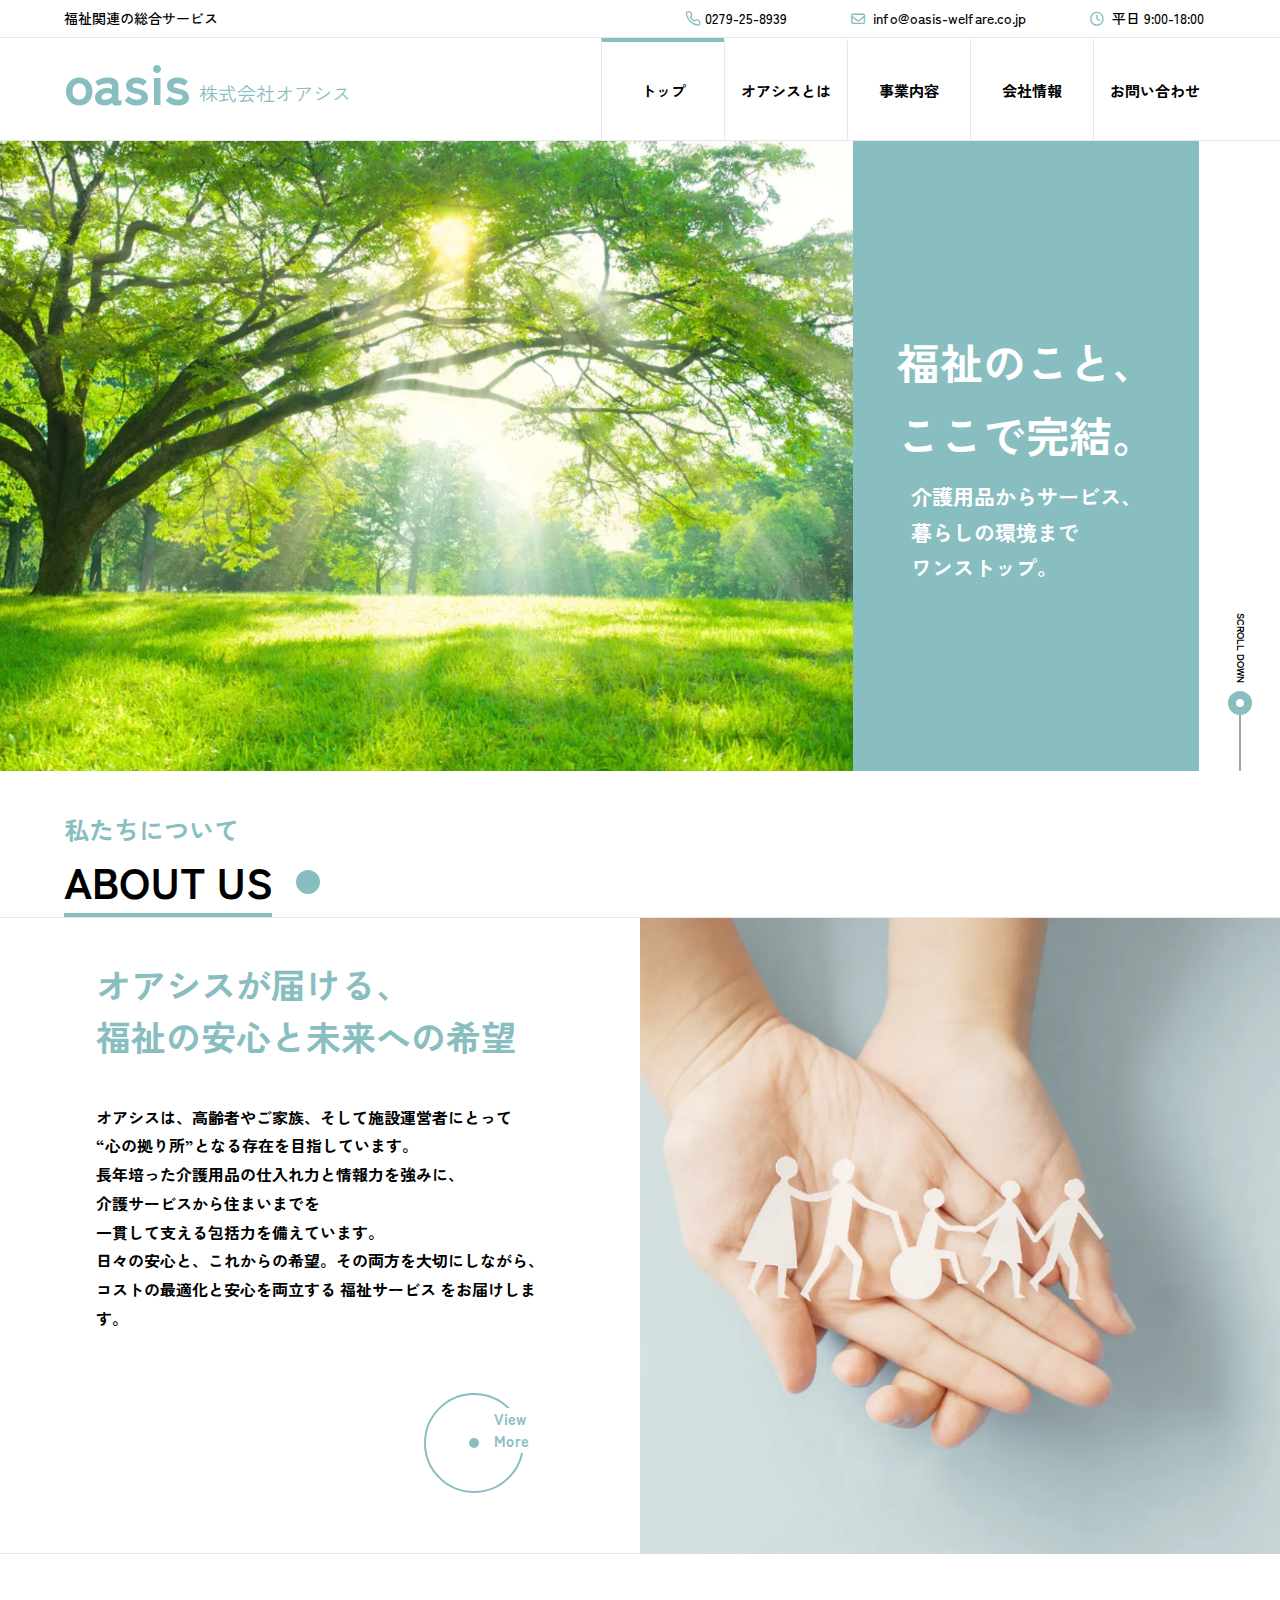
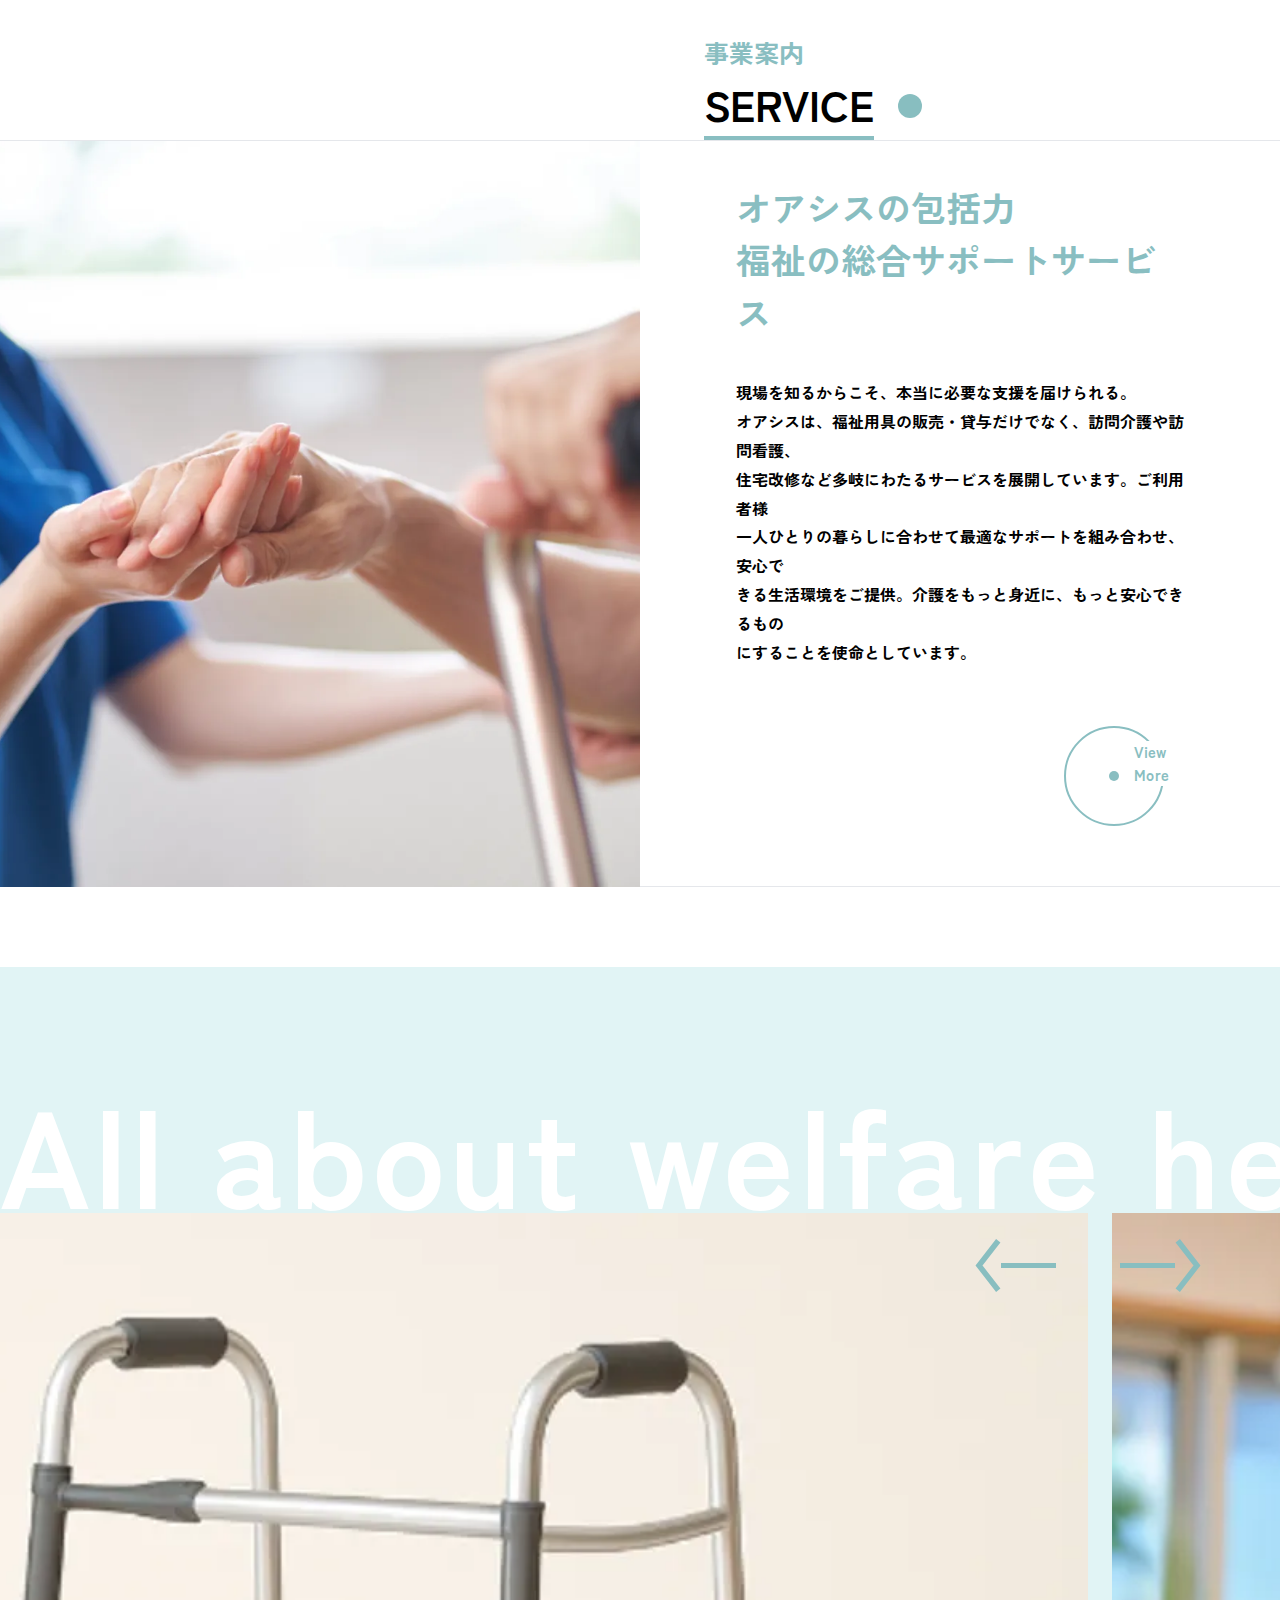
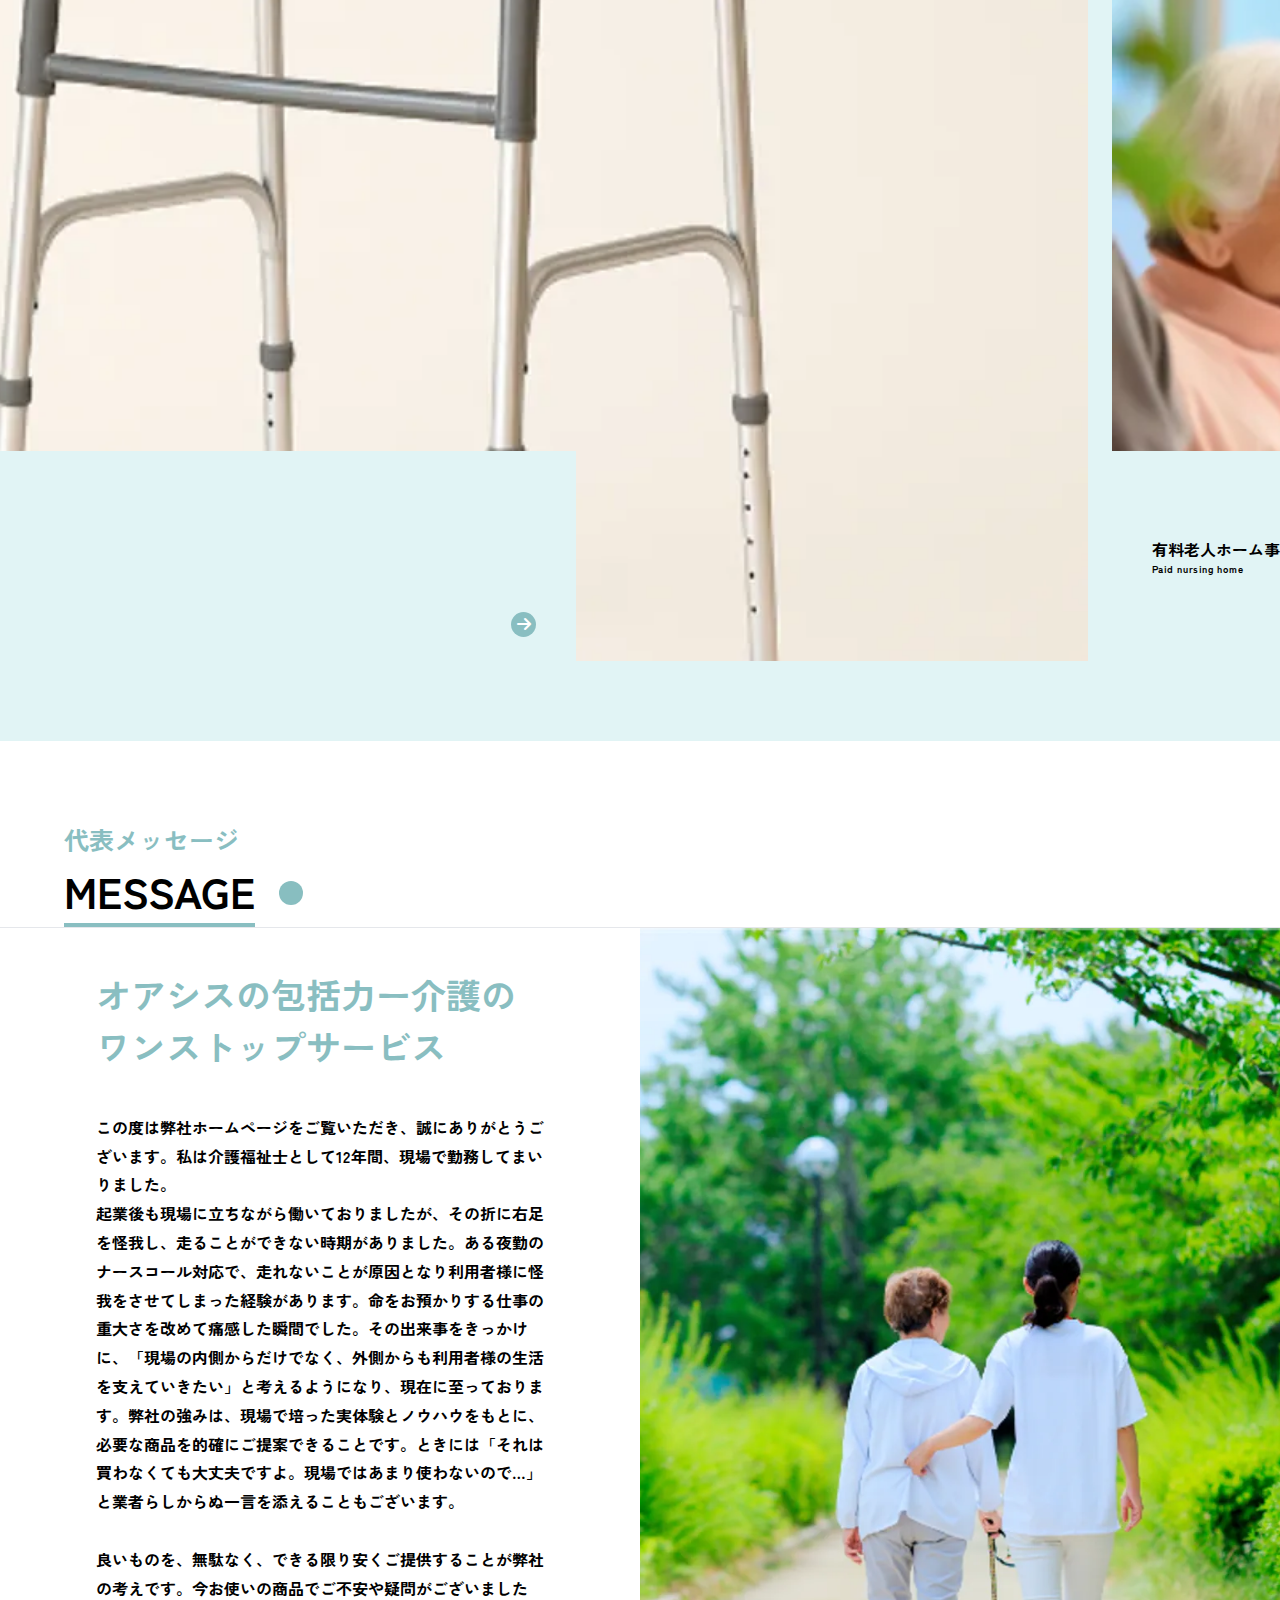
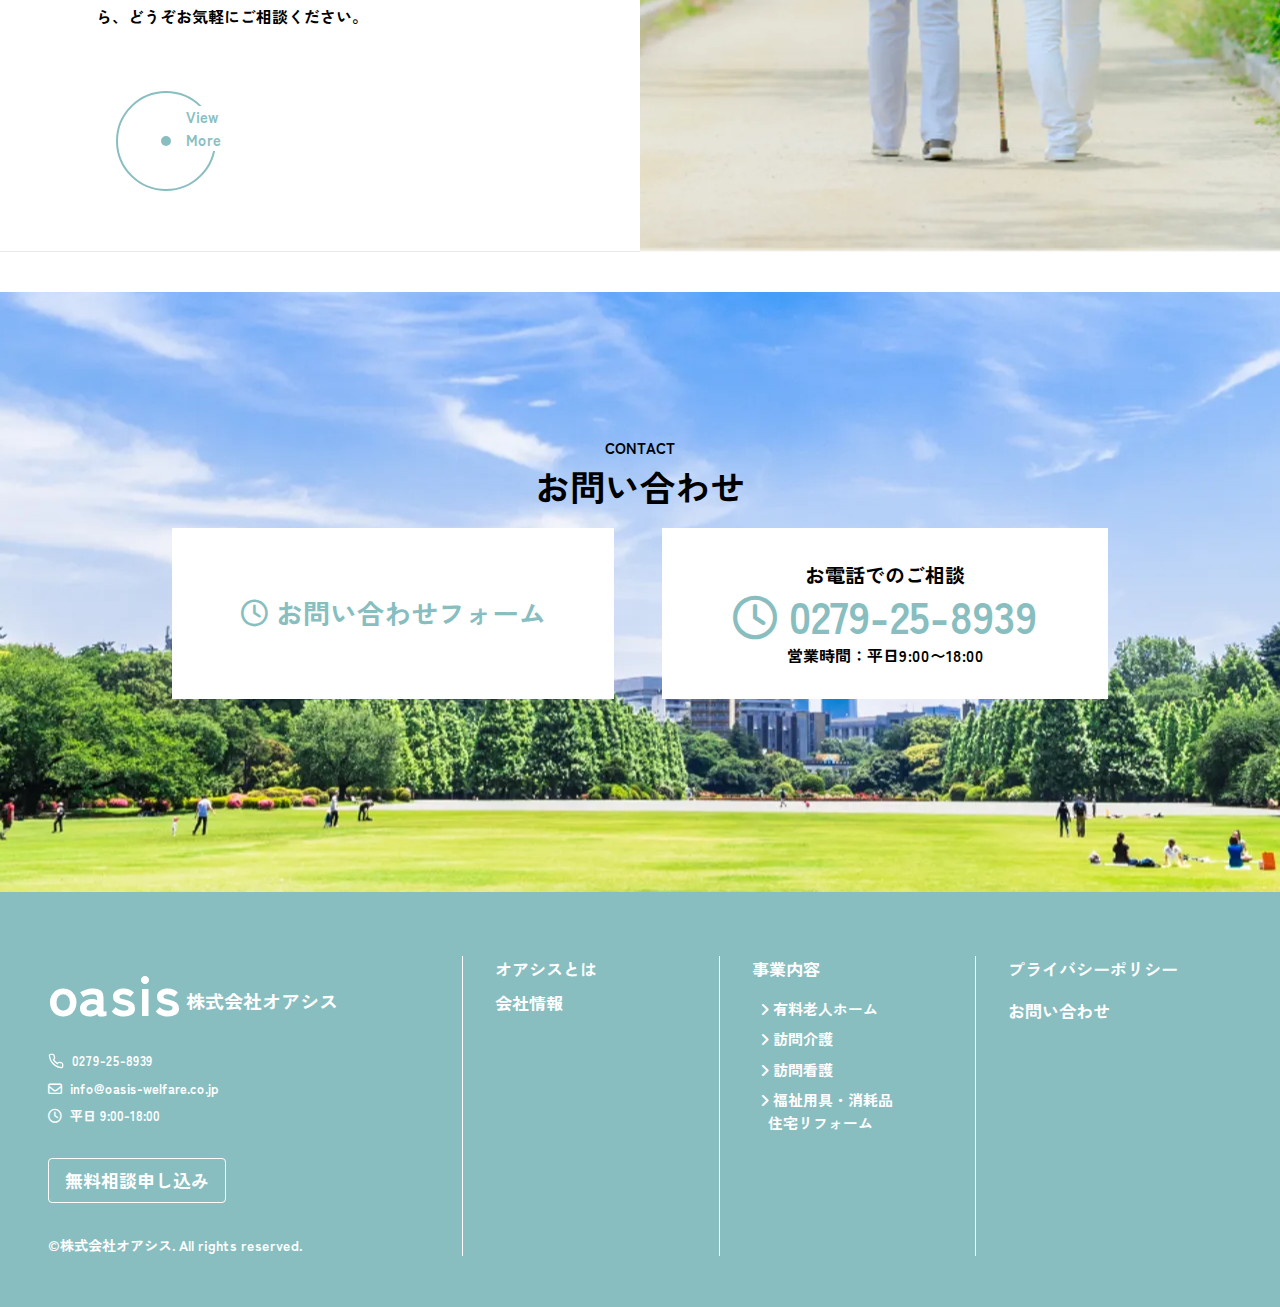
<file: index.html>
<!DOCTYPE html>
<html lang="en">

<head>
    <meta charset="UTF-8">
    <meta name="viewport" content="width=device-width, initial-scale=1.0">
    <title>Oasis</title>

    <link href="https://fonts.googleapis.com/css2?family=Zen+Kaku+Gothic+New:wght@300;400;500;700&display=swap"
        rel="stylesheet">
    <link rel="stylesheet" href="https://cdnjs.cloudflare.com/ajax/libs/font-awesome/6.5.0/css/all.min.css" />

    <link rel="icon" type="image/png" href="assets/images/favicon.png" />

    <link href="assets/css/swiper.css" rel="stylesheet" />
    <link href="assets/css/font.css" rel="stylesheet" />
    <link href="assets/css/main.css" rel="stylesheet" />

    <script src="assets/css/tailwind.css"></script>

    <script src="assets/js/swiper-bundle.min.js"></script>
    <script src="assets/js/simpleParallax.min.js"></script>
    <script src="assets/js/main.js"></script>
</head>
<style>
    *,
    body {
        font-family: 'Zen Kaku Gothic New', sans-serif;
    }
</style>

<body class="relative">
    <header class="fixed w-full top-0 z-50 bg-white flex flex-col justify-center items-center">
        <div class="flex justify-center w-full border-b-[1px] border-gray-200 ">
            <div class="max-w-[1440px] w-full flex flex-row justify-between px-4 md:px-4 lg:px-12 xl:px-16 py-2">
                <a href="index.html">
                    <div class="font-medium text-[10px] md:text-[13px] lg:text-[14px]">
                        福祉関連の総合サービス
                    </div>
                    <div class="text-[#89bec1] text-[48px] block md:hidden font-bold -mt-4 -mb-3">
                        oasis
                    </div>
                </a>
                <div class="flex justify-between gap-3">
                    <div class="flex flex-col md:flex-row justify-center gap-2 md:gap-10 lg:gap-16">
                        <div class="flex text-[13px] md:text-[13px] lg:text-[14px] font-medium gap-1">
                            <svg class="w-[13px] md:w-[12px] lg:w-[16px] aspect-[1]" viewBox="0 0 24 24" fill="none"
                                stroke="#88bec0" stroke-width="2" stroke-linecap="round" stroke-linejoin="round">
                                <path
                                    d="M22 16.92v3a2 2 0 0 1-2.18 2 19.79 19.79 0 0 1-8.63-3.07 19.5 19.5 0 0 1-6-6A19.79 19.79 0 0 1 2.12 4.18 2 2 0 0 1 4.11 2h3a2 2 0 0 1 2 1.72 12.84 12.84 0 0 0 .7 2.81 2 2 0 0 1-.45 2.11L8.09 9.91a16 16 0 0 0 6 6l1.27-1.27a2 2 0 0 1 2.11-.45 12.84 12.84 0 0 0 2.81.7A2 2 0 0 1 22 16.92z" />
                            </svg>
                            <span>0279-25-8939</span>
                        </div>
                        <div class="hidden md:block md:text-[13px] lg:text-[14px] font-medium gap-1">
                            <i class="fa-regular fa-envelope text-[#88bec0]"></i>&nbsp;
                            <span>info@oasis-welfare.co.jp</span>
                        </div>
                        <div class="text-[12px] md:text-[13px] lg:text-[14px] font-medium">
                            <i class="fa-regular fa-clock text-[#88bec0]"></i>&nbsp;
                            <span>平日 9:00-18:00</span>
                        </div>
                    </div>
                    <div class="flex items-center">
                        <div id="hamburgerBtn"
                            class="relative flex justify-center md:hidden flex-col text-white w-[52px] h-[52px] rounded-full bg-[#89bec1]">
                            <div class="flex flex-col items-center gap-[5px] w-full">
                                <div class="h-[3px] w-[40%] bg-white"></div>
                                <div class="h-[3px] w-[40%] bg-white"></div>
                            </div>
                        </div>
                    </div>
                </div>
            </div>
        </div>
        <div class="flex justify-center w-full border-b-[1px] border-gray-200 ">
            <div class="max-w-[1440px] w-full flex flex-row justify-between md:px-4 lg:px-12 xl:px-16">
                <div class="w-full flex justify-between">
                    <!-- logo -->
                    <a href="index.html"
                        class="hidden md:flex w-2/7 items-end col-span-2 font-gothic text-[#89bec1] text-[14px] lg-[text-[15px] xl:text-[19px] gap-2 mb-4 cursor-pointer select-none">
                        <div class="text-[48px] md:text-[32px] lg:text-[36px] lg:text-[48px] xl:text-[57px] font-bold">
                            oasis
                        </div>
                        <div class=" mb-1 lg:mb-3 xl:mb-4">株式会社オアシス</div>
                    </a>

                    <!-- menu -->
                    <div class="hidden md:grid w-5/7 grid-cols-5">
                        <div
                            class="border-t-4 border-t-[#89bec1] px-4 border-l-[1px] border-gray-200 font-bold flex justify-center items-center cursor-pointer  duration-300">
                            <span class="text-[12px] lg:text-[15px]">トップ</span>
                        </div>
                        <a href="about.html"
                            class="border-t-4 border-t-transparent hover:border-t-[#89bec1] px-4 border-l-[1px] border-gray-200 font-bold flex justify-center items-center cursor-pointer  duration-300">
                            <span class="text-[12px] lg:text-[15px]">オアシスとは</span>
                        </a>
                        <a href="business.html"
                            class="border-t-4 border-t-transparent hover:border-t-[#89bec1] px-4 border-l-[1px] border-gray-200 font-bold flex justify-center items-center cursor-pointer  duration-300">
                            <span class="text-[12px] lg:text-[15px]">事業内容</span>
                        </a>
                        <a href="company.html"
                            class="border-t-4 border-t-transparent hover:border-t-[#89bec1] px-4 border-l-[1px] border-gray-200 font-bold flex justify-center items-center cursor-pointer  duration-300">
                            <span class="text-[12px] lg:text-[15px]">会社情報</span>
                        </a>
                        <a href="contact.html"
                            class="border-t-4 border-t-transparent hover:border-t-[#89bec1] px-4 border-l-[1px] border-gray-200 font-bold flex justify-center items-center cursor-pointer  duration-300">
                            <span class="text-[12px] lg:text-[15px]">お問い合わせ</span>
                        </a>
                    </div>
                </div>
            </div>
        </div>
    </header>


    <div id="temp-header" class="h-[77px] md:h-[101.5px] lg:h-[127px] xl:h-[140.5px]"></div>
    <section class="flex flex-col md:flex-row max-h-[630px] lg:h-[520px] xl:h-[630px]">
        <div class="w-full md:w-2/3 h-[290px] md:h-[400px] lg:h-full relative z-[50] md:z-0">
            <img class="w-full h-full object-cover absolute inset-0" src="assets/images/fv_top.webp">
            <h1>株式会社オアシス｜福祉用具の販売・貸与や訪問介護・看護</h1>
        </div>
        <div class="w-full md:w-1/3 h-[290px] md:h-[400px] lg:h-full flex flex-row bg-[#89bec1]">
            <div class="w-full flex flex-col items-center justify-center">
                <h1 class="text-white font-bold text-[33px] lg:text-[32px] xl:text-[43px] leading-[1.7]">
                    福祉のこと、<br> ここで完結。
                </h1>
                <p class="text-white font-bold text-[16px] lg:text-[18px] xl:text-[21px] pt-2 leading-[1.7]">
                    介護用品からサービス、<br> 暮らしの環境まで<br> ワンストップ。
                </p>
            </div>
            <div
                class="relative md:w-[40px] lg:w-[80px] xl:w-[100px] bg-[#89bec1] md:bg-white flex justify-center items-end">
                <div
                    class="absolute w-[45px] px-2 flex flex-col items-center space-y-2 z-40 right-1 md:-right-[5px] lg:right-[10px] xl:right-4 overflow-hidden">
                    <p class="[writing-mode:vertical-rl] text-[8px] md:text-[10px] font-bold">SCROLL DOWN</p>
                    <div id="scroll-line" class="relative w-[2px] h-[80px] md:mr-[2px] bg-gray-400 ">
                        <div id="scroll-circle"
                            class="absolute top-0 left-1/2 -translate-x-1/2 w-6 h-6 rounded-full bg-white border-[8px] border-[#89bec1] opacity-100">
                        </div>
                    </div>
                </div>
            </div>
        </div>
    </section>
    <section class="w-full flex justify-center py-10">
        <div class="w-full max-w-[1440px] flex flex-col items-center justify-center">
            <div class="w-full flex flex-col items-start justify-center px-8 xl:px-16 border-b-[1px] border-gray-200">
                <h2 class="text-[#89bec1] font-bold text-[22px] md:text-[20px] lg:text-[22px] xl:text-[25px]">
                    私たちについて
                </h2>
                <div class="flex gap-6 items-center">
                    <p
                        class="text-black font-bold text-[30px] md:text-[28px] lg:text-[32px] xl:text-[43px] border-b-4 border-[#89bec1]">
                        ABOUT US
                    </p>
                    <div class="w-[24px] h-[24px] rounded-full bg-[#88bec0]"></div>
                </div>
            </div>
            <div class="w-full flex flex-col md:flex-row">
                <div
                    class="flex flex-col items-start justify-center w-full md:w-1/2 px-8 md:px-12 lg:px-20 xl:px-24 gap-10 border-b-[1px] border-gray-200 py-10">
                    <h3 class="text-[22px] md:text-[24px] lg:text-[28px] xl:text-[35px] font-bold text-[#89bec1]">
                        オアシスが届ける、<br> 福祉の安心と未来への希望
                    </h3>
                    <p class="text-[14px] md:text-[13px] lg:text-[15px] xl:text-[16px] font-bold leading-[1.8]">
                        オアシスは、高齢者やご家族、そして施設運営者にとって<br>
                        “心の拠り所”となる存在を目指しています。<br>
                        長年培った介護用品の仕入れ力と情報力を強みに、<br>
                        介護サービスから住まいまでを<br>
                        一貫して支える包括力を備えています。<br>
                        日々の安心と、これからの希望。その両方を大切にしながら、<br>
                        コストの最適化と安心を両立する 福祉サービス をお届けします。<br>
                    </p>
                    <div class="w-full flex justify-end">
                        <div
                            class="flex w-[140px] h-[140px] justify-center items-center pr-4 md:pr-0 transform transition-transform duration-200">
                            <a href="company.html"
                                class="relative flex justify-center items-center w-[100px] hover:w-[140px] aspect-[1] rounded-full bg-white border-[2px] hover:border-[3px] border-[#89bec1] group duration-200 cursor-pointer">
                                <span class="relative w-[10px] aspect-[1] rounded-full bg-[#89bec1] duration-200">
                                    <p
                                        class="w-[70px] absolute left-[25px] -bottom-[5px] bg-white text-[15px] text-[#89bec1] font-bold duration-200">
                                        View More
                                    </p>
                                </span>
                            </a>
                        </div>
                    </div>
                </div>
                <div class="relative w-full md:w-1/2 h-[305px] md:h-full">
                    <img class="w-full h-full object-cover absolute inset-0" src="assets/images/about_top.webp">
                </div>
            </div>
        </div>
    </section>

    <section class="w-full flex justify-center py-10">
        <div class="w-full max-w-[1440px] flex flex-col items-center justify-center">
            <div class="w-full flex justify-start md:justify-end px-8 xl:px-16 border-b-[1px] border-gray-200">
                <div class="w-1/2 flex flex-col items-start justify-center md:px-8 xl:px-16">
                    <h2 class="text-[#89bec1] font-bold text-[22px] md:text-[20px] lg:text-[22px] xl:text-[25px]">
                        事業案内
                    </h2>
                    <div class="flex gap-6 items-center">
                        <h2
                            class="text-black font-bold text-[30px] md:text-[28px] lg:text-[32px] xl:text-[43px] border-b-4 border-[#89bec1]">
                            SERVICE
                        </h2>
                        <div class="w-[24px] h-[24px] rounded-full bg-[#88bec0]"></div>
                    </div>
                </div>
            </div>
            <div class="w-full flex flex-col md:flex-row">
                <div class="relative w-full md:w-1/2 h-[305px] md:h-full">
                    <img class="w-full h-full object-cover absolute inset-0" src="assets/images/service.webp">
                </div>
                <div
                    class="flex flex-col items-start justify-center w-full md:w-1/2 px-8 md:px-12 lg:px-20 xl:px-24 gap-10 border-b-[1px] border-gray-200 py-10">
                    <h2 class="text-[22px] md:text-[24px] lg:text-[28px] xl:text-[35px] font-bold text-[#89bec1]">
                        オアシスの包括力<br> 福祉の総合サポートサービス
                    </h2>
                    <p class="text-[14px] md:text-[13px] lg:text-[15px] xl:text-[16px] font-bold leading-[1.8]">
                        現場を知るからこそ、本当に必要な支援を届けられる。<br>
                        オアシスは、福祉用具の販売・貸与だけでなく、訪問介護や訪問看護、<br>
                        住宅改修など多岐にわたるサービスを展開しています。ご利用者様<br>
                        一人ひとりの暮らしに合わせて最適なサポートを組み合わせ、安心で<br>
                        きる生活環境をご提供。介護をもっと身近に、もっと安心できるもの<br>
                        にすることを使命としています。<br>
                    </p>
                    <div class="w-full flex justify-end">
                        <div
                            class="flex w-[140px] h-[140px] justify-center items-center pr-4 md:pr-0 transform transition-transform duration-200">
                            <a href="business.html"
                                class="relative flex justify-center items-center w-[100px] hover:w-[140px] aspect-[1] rounded-full bg-white border-[2px] hover:border-[3px] border-[#89bec1] group duration-200 cursor-pointer">
                                <span class="relative w-[10px] aspect-[1] rounded-full bg-[#89bec1] duration-200">
                                    <p
                                        class="w-[70px] absolute left-[25px] -bottom-[5px] bg-white text-[15px] text-[#89bec1] font-bold duration-200">
                                        View More
                                    </p>
                                </span>
                            </a>
                        </div>
                    </div>
                </div>
            </div>
        </div>
    </section>

    <section class="w-full flex justify-center py-10">
        <div class="w-full flex flex-col items-center justify-center bg-[#e1f4f5] py-20 ">
            <div class="relative w-full flex flex-col items-end justify-center pb-6 md:pb-0">
                <div class="w-full overflow-hidden md:-mb-7 lg:-mb-9 xl:-mb-10 whitespace-nowrap">
                    <div class="inline-block animate-flow will-change-transform">
                        <h2
                            class="inline-block text-white text-[91px] md:text-[100px] lg:text-[120px] xl:text-[137px] font-bold tracking-[5px] mr-16">
                            All about welfare here
                        </h2>
                        <h2
                            class="inline-block text-white text-[91px] md:text-[100px] lg:text-[120px] xl:text-[137px] font-bold tracking-[5px] mr-16">
                            All about welfare here
                        </h2>
                        <h2
                            class="inline-block text-white text-[91px] md:text-[100px] lg:text-[120px] xl:text-[137px] font-bold tracking-[5px] mr-16">
                            All about welfare here
                        </h2>
                    </div>
                </div>
                <div
                    class="md:absolute md:bottom-[-50px] lg:bottom-[-60px] xl:bottom-[-80px] 2xl:bottom-[-100px] md:right-[5px] lg:right-[20px] xl:right-[50px] 2xl:right-[100px] z-30 flex flex-row gap-12 md:gap-16 pr-4 md:pr-0">
                    <div class="about-slider-prev flex items-center justify-center  cursor-pointer group duration-300">
                        <svg xmlns="http://www.w3.org/2000/svg" viewBox="0 0 100 100"
                            class="w-[30px] md:w-[35px] lg:w-[45px] xl:w-[55px] aspect-[1] text-[#88bec0] group-hover:text-white duration-200">
                            <polyline points="95,5 60,50 95,95" fill="none" stroke="currentColor" stroke-width="10" />
                        </svg>
                        <span
                            class="w-[30px] lg:w-[40px] xl:w-[55px] h-[3px] md:h-[4px] xl:h-[5px] bg-[#88bec0] group-hover:bg-white duration-200"></span>
                    </div>
                    <div class="about-slider-next flex items-center justify-center cursor-pointer group duration-300">
                        <!-- <i class="fa-solid fa-arrow-right text-[48px] text-[#93c7cb]"></i> -->
                        <span
                            class="w-[30px] lg:w-[40px] xl:w-[55px] h-[3px] md:h-[4px] xl:h-[5px] bg-[#88bec0] group-hover:bg-white duration-200"></span>
                        <svg xmlns="http://www.w3.org/2000/svg" viewBox="0 0 100 100"
                            class="w-[30px] md:w-[35px] lg:w-[45px] xl:w-[55px] aspect-[1] text-[#88bec0] group-hover:text-white duration-200">
                            <polyline points="5,5 40,50 5,95" fill="none" stroke="currentColor" stroke-width="10" />
                        </svg>

                    </div>
                </div>
            </div>
            <div class="w-full">
                <div class="relative swiper top-about-swiper h-full max-w-[1920px]">
                    <div class="swiper-wrapper flex -left-[60%] md:-left-[15%]">
                        <div class="swiper-slide h-full flex items-end ">
                            <div class="relative w-full flex items-end overflow-hidden">
                                <a href="business.html"
                                    class="absolute flex justify-between left-0 bottom-0 w-[60%] h-[20%] bg-[#e1f4f5] py-2 px-4 md:p-4 lg:p-6 xl:py-6 xl:px-10 z-20">
                                    <div class="flex flex-col h-full justify-center">
                                        <h3 class="font-bold text-[13px] md:text-[12px] lg:text-[14px] xl:text-[16px]">
                                            有料老人ホーム事業</h3>
                                        <p class="font-bold text-[8px] md:text-[8px] lg:text-[9px] xl:text-[10px]">
                                            Paid nursing home
                                        </p>
                                    </div>
                                    <div class="flex items-end">
                                        <div
                                            class="relative w-[24px] md:w-[20px] lg:w-[22px] xl:w-[25px] aspect-[1] rounded-full bg-[#89bec1] flex items-center justify-center text-white cursor-pointer hover:bg-white hover:text-[#89bec1] duration-300">
                                            <i class="fa-solid fa-arrow-right"></i>
                                        </div>
                                    </div>
                                </a>
                                <img src="assets/images/about01.webp "
                                    class="w-full h-auto hover:scale-[1.05] z-10 duration-200 cursor-pointer">
                            </div>
                        </div>

                        <div class="swiper-slide h-full flex items-end ">
                            <div class="relative w-full flex items-end overflow-hidden">
                                <a href="business-1.html"
                                    class="absolute flex justify-between left-0 bottom-0 w-[60%] h-[20%] bg-[#e1f4f5] py-2 px-4 md:p-4 lg:p-6 xl:py-6 xl:px-10 z-20">
                                    <div class="flex flex-col h-full justify-center">
                                        <h3 class="font-bold text-[14px] md:text-[14px] lg:text-[18px] xl:text-[20px]">
                                            訪問介護事業</h3>
                                        <p class="font-bold text-[10px] md:text-[9px] lg:text-[11px] xl:text-[12px]">
                                            Visiting nursing care</p>
                                    </div>
                                    <div class="flex items-end">
                                        <div
                                            class="relative w-[24px] md:w-[20px] lg:w-[22px] xl:w-[25px] aspect-[1] rounded-full bg-[#89bec1] flex items-center justify-center text-white cursor-pointer hover:bg-white hover:text-[#89bec1] duration-300">
                                            <i class="fa-solid fa-arrow-right"></i>
                                        </div>
                                    </div>
                                </a>
                                <img src="assets/images/about02.webp "
                                    class="w-full h-auto hover:scale-[1.05] z-10 duration-200 cursor-pointer">
                            </div>
                        </div>

                        <div class="swiper-slide h-full flex items-end ">
                            <div class="relative w-full flex items-end overflow-hidden">
                                <a href="business-2.html"
                                    class="absolute flex justify-between left-0 bottom-0 w-[60%] h-[20%] bg-[#e1f4f5] py-2 px-4 md:p-4 lg:p-6 xl:py-6 xl:px-10 z-20">
                                    <div class="flex flex-col h-full justify-center">
                                        <h3 class="font-bold text-[13px] md:text-[12px] lg:text-[14px] xl:text-[16px]">
                                            訪問看護事業</h3>
                                        <p class="font-bold text-[8px] md:text-[8px] lg:text-[9px] xl:text-[10px]">
                                            Visiting nursing</p>
                                    </div>
                                    <div class="flex items-end">
                                        <div
                                            class="relative w-[24px] md:w-[20px] lg:w-[22px] xl:w-[25px] aspect-[1] rounded-full bg-[#89bec1] flex items-center justify-center text-white cursor-pointer hover:bg-white hover:text-[#89bec1] duration-300">
                                            <i class="fa-solid fa-arrow-right"></i>
                                        </div>
                                    </div>
                                </a>
                                <img src="assets/images/about03.webp "
                                    class="w-full h-auto hover:scale-[1.05] z-10 duration-200 cursor-pointer">
                            </div>
                        </div>

                        <div class="swiper-slide h-full flex items-end ">
                            <div class="relative w-full flex items-end overflow-hidden">
                                <a href="business-3.html"
                                    class="absolute flex justify-between left-0 bottom-0 w-[60%] h-[20%] bg-[#e1f4f5] py-2 px-4 md:p-4 lg:p-6 xl:py-6 xl:px-10 z-20">
                                    <div class="flex flex-col h-full justify-center">
                                        <h3 class="font-bold text-[13px] md:text-[12px] lg:text-[14px] xl:text-[16px]">
                                            福祉用具・消耗品・<br>住宅リフォーム</h3>
                                        <p class="font-bold text-[8px] md:text-[8px] lg:text-[9px] xl:text-[10px]">
                                            Welfare equipment</p>
                                    </div>
                                    <div class="flex items-end">
                                        <div
                                            class="relative w-[24px] md:w-[20px] lg:w-[22px] xl:w-[25px] aspect-[1] rounded-full bg-[#89bec1] flex items-center justify-center text-white cursor-pointer hover:bg-white hover:text-[#89bec1] duration-300">
                                            <i class="fa-solid fa-arrow-right"></i>
                                        </div>
                                    </div>
                                </a>
                                <img src="assets/images/about04.webp "
                                    class="w-full h-auto hover:scale-[1.05] z-10 duration-200 cursor-pointer">
                            </div>
                        </div>

                        <div class="swiper-slide h-full flex items-end ">
                            <div class="relative w-full flex items-end overflow-hidden">
                                <a href="business.html"
                                    class="absolute flex justify-between left-0 bottom-0 w-[60%] h-[20%] bg-[#e1f4f5] py-2 px-4 md:p-4 lg:p-6 xl:py-6 xl:px-10 z-20">
                                    <div class="flex flex-col h-full justify-center">
                                        <h3 class="font-bold text-[13px] md:text-[12px] lg:text-[14px] xl:text-[16px]">
                                            有料老人ホーム事業
                                        </h3>
                                        <p class="font-bold text-[8px] md:text-[8px] lg:text-[9px] xl:text-[10px]">
                                            Paid nursing home
                                        </p>
                                    </div>
                                    <div class="flex items-end">
                                        <div
                                            class="relative w-[24px] md:w-[20px] lg:w-[22px] xl:w-[25px] aspect-[1] rounded-full bg-[#89bec1] flex items-center justify-center text-white cursor-pointer hover:bg-white hover:text-[#89bec1] duration-300">
                                            <i class="fa-solid fa-arrow-right"></i>
                                        </div>
                                    </div>
                                </a>
                                <img src="assets/images/about01.webp "
                                    class="w-full h-auto hover:scale-[1.05] z-10 duration-200 cursor-pointer">
                            </div>
                        </div>

                        <div class="swiper-slide h-full flex items-end ">
                            <div class="relative w-full flex items-end overflow-hidden">
                                <a href="business-1.html"
                                    class="absolute flex justify-between left-0 bottom-0 w-[60%] h-[20%] bg-[#e1f4f5] py-2 px-4 md:p-4 lg:p-6 xl:py-6 xl:px-10 z-20">
                                    <div class="flex flex-col h-full justify-center">
                                        <h3 class="font-bold text-[14px] md:text-[14px] lg:text-[18px] xl:text-[20px]">
                                            訪問介護事業</h3>
                                        <p class="font-bold text-[10px] md:text-[9px] lg:text-[11px] xl:text-[12px]">
                                            Visiting nursing care</p>
                                    </div>
                                    <div class="flex items-end">
                                        <div
                                            class="relative w-[24px] md:w-[20px] lg:w-[22px] xl:w-[25px] aspect-[1] rounded-full bg-[#89bec1] flex items-center justify-center text-white cursor-pointer hover:bg-white hover:text-[#89bec1] duration-300">
                                            <i class="fa-solid fa-arrow-right"></i>
                                        </div>
                                    </div>
                                </a>
                                <img src="assets/images/about02.webp "
                                    class="w-full h-auto hover:scale-[1.05] z-10 duration-200 cursor-pointer">
                            </div>
                        </div>

                        <div class="swiper-slide h-full flex items-end ">
                            <div class="relative w-full flex items-end overflow-hidden">
                                <a href="business-2.html"
                                    class="absolute flex justify-between left-0 bottom-0 w-[60%] h-[20%] bg-[#e1f4f5] py-2 px-4 md:p-4 lg:p-6 xl:py-6 xl:px-10 z-20">
                                    <div class="flex flex-col h-full justify-center">
                                        <h3 class="font-bold text-[13px] md:text-[12px] lg:text-[14px] xl:text-[16px]">
                                            訪問看護事業</h3>
                                        <p class="font-bold text-[8px] md:text-[8px] lg:text-[9px] xl:text-[10px]">
                                            Visiting nursing</p>
                                    </div>
                                    <div class="flex items-end">
                                        <div
                                            class="relative w-[24px] md:w-[20px] lg:w-[22px] xl:w-[25px] aspect-[1] rounded-full bg-[#89bec1] flex items-center justify-center text-white cursor-pointer hover:bg-white hover:text-[#89bec1] duration-300">
                                            <i class="fa-solid fa-arrow-right"></i>
                                        </div>
                                    </div>
                                </a>
                                <img src="assets/images/about03.webp "
                                    class="w-full h-auto hover:scale-[1.05] z-10 duration-200 cursor-pointer">
                            </div>
                        </div>

                        <div class="swiper-slide h-full flex items-end ">
                            <div class="relative w-full flex items-end overflow-hidden">
                                <a href="business-3.html"
                                    class="absolute flex justify-between left-0 bottom-0 w-[60%] h-[20%] bg-[#e1f4f5] py-2 px-4 md:p-4 lg:p-6 xl:py-6 xl:px-10 z-20">
                                    <div class="flex flex-col h-full justify-center">
                                        <h3 class="font-bold text-[13px] md:text-[12px] lg:text-[14px] xl:text-[16px]">
                                            福祉用具・消耗品・<br>住宅リフォーム</h3>
                                        <p class="font-bold text-[8px] md:text-[8px] lg:text-[9px] xl:text-[10px]">
                                            Welfare equipment</p>
                                    </div>
                                    <div class="flex items-end">
                                        <div
                                            class="relative w-[24px] md:w-[20px] lg:w-[22px] xl:w-[25px] aspect-[1] rounded-full bg-[#89bec1] flex items-center justify-center text-white cursor-pointer hover:bg-white hover:text-[#89bec1] duration-300">
                                            <i class="fa-solid fa-arrow-right"></i>
                                        </div>
                                    </div>
                                </a>
                                <img src="assets/images/about04.webp "
                                    class="w-full h-auto hover:scale-[1.05] z-10 duration-200 cursor-pointer">
                            </div>
                        </div>
                    </div>
                </div>
            </div>
        </div>
    </section>

    <section class="w-full flex justify-center py-10">
        <div class="w-full max-w-[1440px] flex flex-col items-center justify-center">
            <div class="w-full flex flex-col items-start justify-center px-8 xl:px-16 border-b-[1px] border-gray-200">
                <h2 class="text-[#89bec1] font-bold text-[22px] md:text-[20px] lg:text-[22px] xl:text-[25px]">
                    代表メッセージ
                </h2>
                <div class="flex gap-6 items-center">
                    <h2
                        class="text-black font-bold text-[30px] md:text-[28px] lg:text-[32px] xl:text-[43px] border-b-4 border-[#89bec1]">
                        MESSAGE
                    </h2>
                    <div class="w-[24px] h-[24px] rounded-full bg-[#88bec0]"></div>
                </div>
            </div>
            <div class="w-full flex flex-col md:flex-row">
                <div
                    class="flex flex-col items-start justify-center w-full md:w-1/2 px-8 md:px-12 lg:px-20 xl:px-24 gap-10 border-b-[1px] border-gray-200 py-10">
                    <h3 class="text-[22px] md:text-[24px] lg:text-[28px] xl:text-[35px] font-bold text-[#89bec1]">
                        オアシスの包括力ー介護の<br> ワンストップサービス
                    </h3>
                    <p class="text-[14px] md:text-[13px] lg:text-[15px] xl:text-[16px] font-bold leading-[1.8]">
                        この度は弊社ホームページをご覧いただき、誠にありがとうございます。私は介護福祉士として12年間、現場で勤務してまいりました。<br>
                        起業後も現場に立ちながら働いておりましたが、その折に右足を怪我し、走ることができない時期がありました。ある夜勤のナースコール対応で、走れないことが原因となり利用者様に怪我をさせてしまった経験があります。命をお預かりする仕事の重大さを改めて痛感した瞬間でした。その出来事をきっかけに、「現場の内側からだけでなく、外側からも利用者様の生活を支えていきたい」と考えるようになり、現在に至っております。弊社の強みは、現場で培った実体験とノウハウをもとに、必要な商品を的確にご提案できることです。ときには「それは買わなくても大丈夫ですよ。現場ではあまり使わないので…」と業者らしからぬ一言を添えることもございます。
                        <br><br>
                        良いものを、無駄なく、できる限り安くご提供することが弊社の考えです。今お使いの商品でご不安や疑問がございましたら、どうぞお気軽にご相談ください。
                    </p>
                    <div class="w-full flex justify-end md:justify-start">
                        <div
                            class="flex w-[140px] h-[140px] justify-center items-center pr-4 md:pr-0 transform transition-transform duration-200">
                            <a href="contact.html"
                                class="relative flex justify-center items-center w-[100px] hover:w-[140px] aspect-[1] rounded-full bg-white border-[2px] hover:border-[3px] border-[#89bec1] group duration-200 cursor-pointer">
                                <span class="relative w-[10px] aspect-[1] rounded-full bg-[#89bec1] duration-200">
                                    <p
                                        class="w-[70px] absolute left-[25px] -bottom-[5px] bg-white text-[15px] text-[#89bec1] font-bold duration-200">
                                        View More
                                    </p>
                                </span>
                            </a>
                        </div>
                    </div>
                </div>
                <div class="relative w-full md:w-1/2 h-[520px] md:h-full">
                    <img class="w-full h-full object-cover absolute inset-0" src="assets/images/message_top.webp">
                </div>
            </div>
        </div>
    </section>
    <section class="w-full">
        <div
            class="flex justify-center items-center gap-20 max-h-[600px] h-[480px] md:h-full xl:h-[600px] md:py-28 lg:py-32 xl:py-40 bg-[url('assets/images/bg_contact.webp')] bg-center">
            <div class="flex flex-col w-full md:w-[720px] lg:w-[800px] xl:w-full max-w-[1000px] gap-4 px-8 pb-12">
                <div class="flex flex-col">
                    <p class="font-bold text-center text-[16px] md:text-[15px]">CONTACT</p>
                    <h2 class="font-bold text-center text-[28px] md:text-[24px] lg:text-[32px]  xl:text-[35px]">
                        お問い合わせ
                    </h2>
                </div>
                <div class="flex flex-col md:flex-row w-full gap-3 md:gap-4 lg:gap-8 xl:gap-12">
                    <a href="contact.html"
                        class="w-full h-[109px] md:h-auto md:w-1/2 flex justify-center items-center text-[17px] md:text-[20px] lg:text-[24px] xl:text-[27px] font-bold bg-white text-[#88bec0] cursor-pointer gap-2 hover:text-white hover:bg-[#88bec0] duration-300 select-none">
                        <i class="fa-regular fa-clock"></i>
                        お問い合わせフォーム
                    </a>
                    <div
                        class="w-full h-[109px] md:h-full md:w-1/2 flex flex-col justify-center items-center bg-white p-2 xl:p-8 hover:bg-[#88bec0] duration-300 group select-none">
                        <h2 class="text-[13px] md:text-[12px] lg:text-[16px] xl:text-[20px] font-bold">お電話でのご相談
                        </h2>
                        <div
                            class="text-[#88bec0] text-[28px] md:text-[28px] lg:text-[36px] xl:text-[44px] font-bold gap-2 -my-2 group-hover:text-white cursor-pointer duration-300">
                            <i class="fa-regular fa-clock"></i>
                            0279-25-8939
                        </div>
                        <p
                            class="hidden md:block text-[10px] md:text-[10px] lg:text-[14px] xl:text-[16px] font-bold pt-[3px]">
                            営業時間：平日9:00〜18:00
                        </p>
                    </div>
                </div>
            </div>
        </div>
    </section>

    <div id="menu_modal"
        class="w-full fixed inset-0 z-40 flex bg-[#033939cc] transition-all duration-700 ease-in-out pointer-events-none opacity-0 pt-[77px]">
        <div class="relative w-full h-full flex flex-col px-8 py-10 bg-[#81BCBE] overflow-auto">
            <div class="w-full flex flex-col-reverse md:flex-row">
                <div class="w-full md:w-[35%] flex">
                    <div class="w-full flex flex-col-reverse md:flex-col gap-4 min-w-[220px]">
                        <div
                            class="md:hidden block lg text-[14px] md:text-[10px] xl:text-[14px] text-center text-white font-bold">
                            ©株式会社オアシス. All rights reserved.</div>
                        <a href="index.html" class="w-full flex flex-col md:flex-row items-center md:items-end gap-1">
                            <span
                                class="text-white font-bold text-[57px] md:text-[40px] lg:text-[57px] leading-tight tracking-wide">oasis</span>
                            <span
                                class="text-white text-[19px] md:text-[14px] lg:text-[19px] font-bold pb-3">株式会社オアシス</span>
                        </a>
                        <div class="flex flex-col gap-2 text-white text-[13px] mt-2">
                            <div class="flex items-center font-bold gap-2">
                                <svg class="w-[16px] md:w-[12px] lg:w-[16px] aspect-[1]" viewBox="0 0 24 24" fill="none"
                                    stroke="white" stroke-width="2" stroke-linecap="round" stroke-linejoin="round">
                                    <path
                                        d="M22 16.92v3a2 2 0 0 1-2.18 2 19.79 19.79 0 0 1-8.63-3.07 19.5 19.5 0 0 1-6-6A19.79 19.79 0 0 1 2.12 4.18 2 2 0 0 1 4.11 2h3a2 2 0 0 1 2 1.72 12.84 12.84 0 0 0 .7 2.81 2 2 0 0 1-.45 2.11L8.09 9.91a16 16 0 0 0 6 6l1.27-1.27a2 2 0 0 1 2.11-.45 12.84 12.84 0 0 0 2.81.7A2 2 0 0 1 22 16.92z" />
                                </svg>
                                <span>0279-25-8939</span>
                            </div>
                            <div class="flex items-center font-bold gap-2">
                                <i
                                    class="fa-regular fa-envelope text-white text-[14px] md:text-[10px] lg:text-[14px]"></i>
                                <span>info@oasis-welfare.co.jp</span>
                            </div>
                            <div class="flex items-center font-bold gap-2">
                                <i class="fa-regular fa-clock text-white text-[14px] md:text-[10px] lg:text-[14px]"></i>
                                <span>平日 9:00-18:00</span>
                            </div>
                        </div>
                        <div class="w-full flex justify-center md:justify-start">
                            <a href="#"
                                class="mt-4 w-fit px-4 py-2 border border-white rounded text-white text-[18px] md:text-[13px] lg:text-[18px] font-bold hover:bg-white hover:text-[#85babc] duration-200 transition-all">
                                無料相談申し込み
                            </a>
                        </div>
                        <span
                            class="hidden md:block mt-4 lg text-[14px] md:text-[10px] xl:text-[14px] text-white font-bold">
                            ©株式会社オアシス. All rights reserved.
                        </span>
                    </div>
                </div>
                <div class="w-full md:w-[65%] flex flex-col md:flex-row gap-8 ">
                    <div class="w-full md:w-1/3 flex flex-col gap-2 border-white md:pl-3 xl:pl-8 min-w-[140px]">
                        <a href="about.html"
                            class="text-white font-bold text-[21px] md:text-[12px] lg:text-[17px] hover:underline">オアシスとは</a>
                        <a href="company.html"
                            class="text-white font-bold text-[21px] md:text-[12px] lg:text-[17px] hover:underline">会社情報</a>
                    </div>
                    <div class="w-full md:w-1/3 flex flex-col gap-2 border-white md:pl-3 xl:pl-8 min-w-[180px]">
                        <span
                            class="text-white font-semibold text-[21px] md:text-[12px] lg:text-[17px] mb-2">事業内容</span>
                        <a href="business.html"
                            class="text-white text-[18px] md:text-[11px] lg:text-[15px] pl-2 font-bold hover:underline">
                            <i class="fa-solid fa-angle-right"></i>
                            有料老人ホーム
                        </a>
                        <a href="business-1.html"
                            class="text-white text-[18px] md:text-[11px] lg:text-[15px] pl-2 font-bold hover:underline">
                            <i class="fa-solid fa-angle-right"></i>
                            訪問介護
                        </a>
                        <a href="business-2.html"
                            class="text-white text-[18px] md:text-[11px] lg:text-[15px] pl-2 font-bold hover:underline">
                            <i class="fa-solid fa-angle-right"></i>
                            訪問看護
                        </a>
                        <a href="business-3.html"
                            class="text-white text-[18px] md:text-[11px] lg:text-[15px] pl-2 font-bold hover:underline">
                            <i class="fa-solid fa-angle-right"></i>
                            福祉用具・消耗品<br> &nbsp; 住宅リフォーム
                        </a>
                    </div>
                    <div class="w-full md:w-1/3 flex flex-col gap-2 border-white md:pl-3 xl:pl-8 min-w-[150px]">
                        <a href="policy.html"
                            class="text-white text-[21px] md:text-[12px] lg:text-[17px] font-bold mb-2 hover:underline">プライバシーポリシー</a>
                        <a href="contact.html"
                            class="text-white text-[21px] md:text-[12px] lg:text-[17px] font-bold hover:underline">お問い合わせ</a>
                    </div>
                </div>
            </div>
        </div>
    </div>

    <footer class="w-full bg-[#88bec0] py-16 md:max-h-[415px]">
        <div
            class="max-w-[1440px] w-full md:w-[700px] lg:w-full mx-auto px-12 md:px-4 lg:px-12 flex flex-col md:flex-row items-start gap-8">
            <div class="w-full flex flex-col-reverse md:flex-row">
                <div class="w-full md:w-[35%] flex">
                    <div class="w-full flex flex-col-reverse md:flex-col gap-4 min-w-[220px]">
                        <div
                            class="md:hidden block lg text-[14px] md:text-[10px] xl:text-[14px] text-center text-white font-bold">
                            ©株式会社オアシス. All rights reserved.</div>
                        <a href="index.html" class="w-full flex flex-col md:flex-row items-center md:items-end gap-1">
                            <span
                                class="text-white font-bold text-[57px] md:text-[40px] lg:text-[57px] leading-tight tracking-wide">oasis</span>
                            <span
                                class="text-white text-[19px] md:text-[14px] lg:text-[19px] font-bold pb-3">株式会社オアシス</span>
                        </a>
                        <div class="flex flex-col gap-2 text-white text-[13px] mt-2">
                            <div class="flex items-center font-bold gap-2">
                                <svg class="w-[16px] md:w-[12px] lg:w-[16px] aspect-[1]" viewBox="0 0 24 24" fill="none"
                                    stroke="white" stroke-width="2" stroke-linecap="round" stroke-linejoin="round">
                                    <path
                                        d="M22 16.92v3a2 2 0 0 1-2.18 2 19.79 19.79 0 0 1-8.63-3.07 19.5 19.5 0 0 1-6-6A19.79 19.79 0 0 1 2.12 4.18 2 2 0 0 1 4.11 2h3a2 2 0 0 1 2 1.72 12.84 12.84 0 0 0 .7 2.81 2 2 0 0 1-.45 2.11L8.09 9.91a16 16 0 0 0 6 6l1.27-1.27a2 2 0 0 1 2.11-.45 12.84 12.84 0 0 0 2.81.7A2 2 0 0 1 22 16.92z" />
                                </svg>
                                <span>0279-25-8939</span>
                            </div>
                            <div class="flex items-center font-bold gap-2">
                                <i
                                    class="fa-regular fa-envelope text-white text-[14px] md:text-[10px] lg:text-[14px]"></i>
                                <span>info@oasis-welfare.co.jp</span>
                            </div>
                            <div class="flex items-center font-bold gap-2">
                                <i class="fa-regular fa-clock text-white text-[14px] md:text-[10px] lg:text-[14px]"></i>
                                <span>平日 9:00-18:00</span>
                            </div>
                        </div>
                        <div class="w-full flex justify-center md:justify-start">
                            <a href="#"
                                class="mt-4 w-fit px-4 py-2 border border-white rounded text-white text-[18px] md:text-[13px] lg:text-[18px] font-bold hover:bg-white hover:text-[#85babc] duration-200 transition-all">
                                無料相談申し込み
                            </a>
                        </div>
                        <span
                            class="hidden md:block mt-4 lg text-[14px] md:text-[10px] xl:text-[14px] text-white font-bold">
                            ©株式会社オアシス. All rights reserved.
                        </span>
                    </div>
                </div>
                <div class="w-full md:w-[65%] flex flex-col md:flex-row gap-8 md:gap-0">
                    <div
                        class="w-full md:w-1/3 flex flex-col gap-2 border-l-[1px] border-white pl-6 md:pl-3 xl:pl-8 min-w-[140px]">
                        <a href="about.html"
                            class="text-white font-bold text-[21px] md:text-[12px] lg:text-[17px] hover:underline">オアシスとは</a>
                        <a href="company.html"
                            class="text-white font-bold text-[21px] md:text-[12px] lg:text-[17px] hover:underline">会社情報</a>
                    </div>
                    <div
                        class="w-full md:w-1/3 flex flex-col gap-2 border-l-[1px] border-white pl-6 md:pl-3 xl:pl-8 min-w-[180px]">
                        <span
                            class="text-white font-semibold text-[21px] md:text-[12px] lg:text-[17px] mb-2">事業内容</span>
                        <a href="business.html"
                            class="text-white text-[18px] md:text-[11px] lg:text-[15px] pl-2 font-bold hover:underline">
                            <i class="fa-solid fa-angle-right"></i>
                            有料老人ホーム
                        </a>
                        <a href="business-1.html"
                            class="text-white text-[18px] md:text-[11px] lg:text-[15px] pl-2 font-bold hover:underline">
                            <i class="fa-solid fa-angle-right"></i>
                            訪問介護
                        </a>
                        <a href="business-2.html"
                            class="text-white text-[18px] md:text-[11px] lg:text-[15px] pl-2 font-bold hover:underline">
                            <i class="fa-solid fa-angle-right"></i>
                            訪問看護
                        </a>
                        <a href="business-3.html"
                            class="text-white text-[18px] md:text-[11px] lg:text-[15px] pl-2 font-bold hover:underline">
                            <i class="fa-solid fa-angle-right"></i>
                            福祉用具・消耗品<br> &nbsp; 住宅リフォーム
                        </a>
                    </div>
                    <div
                        class="w-full md:w-1/3 flex flex-col gap-2 border-l-[1px] border-white pl-6 md:pl-3 xl:pl-8 min-w-[150px]">
                        <a href="policy.html"
                            class="text-white text-[21px] md:text-[12px] lg:text-[17px] font-bold mb-2 hover:underline">プライバシーポリシー</a>
                        <a href="contact.html"
                            class="text-white text-[21px] md:text-[12px] lg:text-[17px] font-bold hover:underline">お問い合わせ</a>
                    </div>
                </div>
            </div>
        </div>
    </footer>

</body>

</html>
</file>
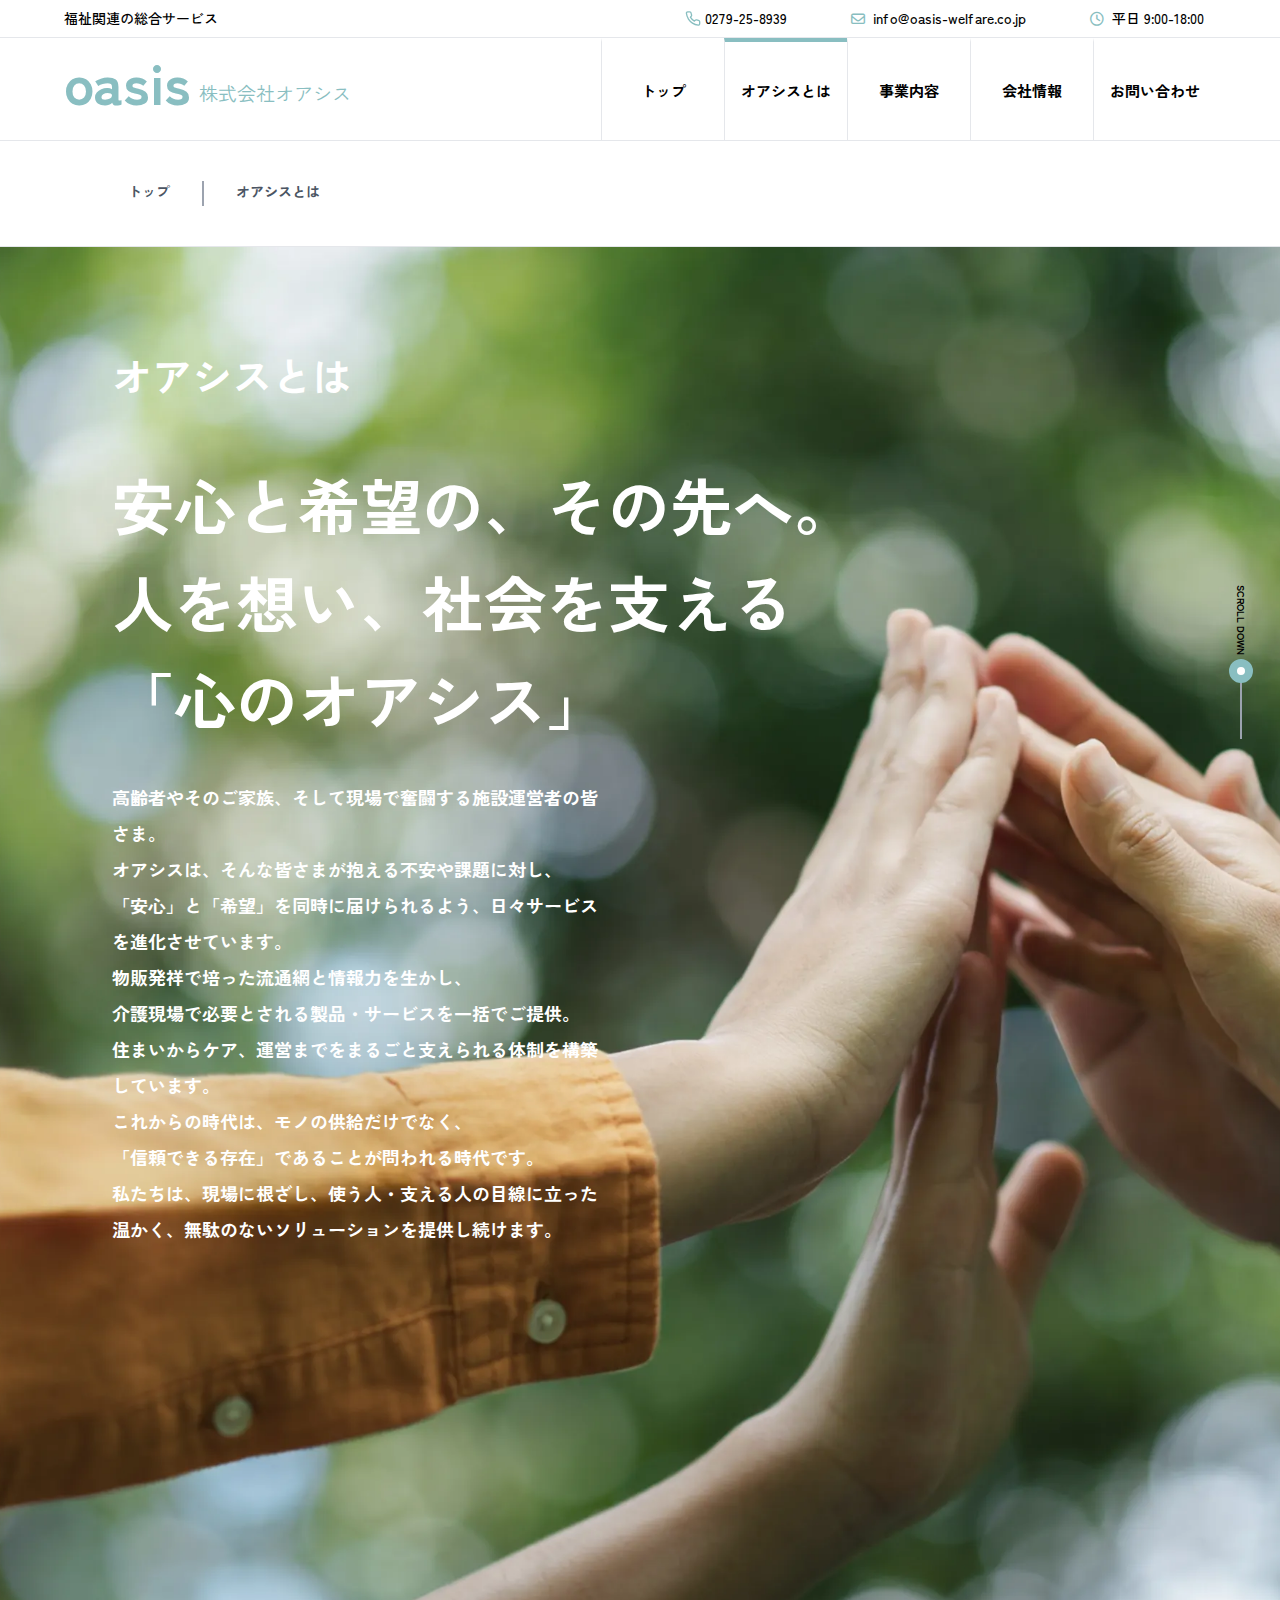
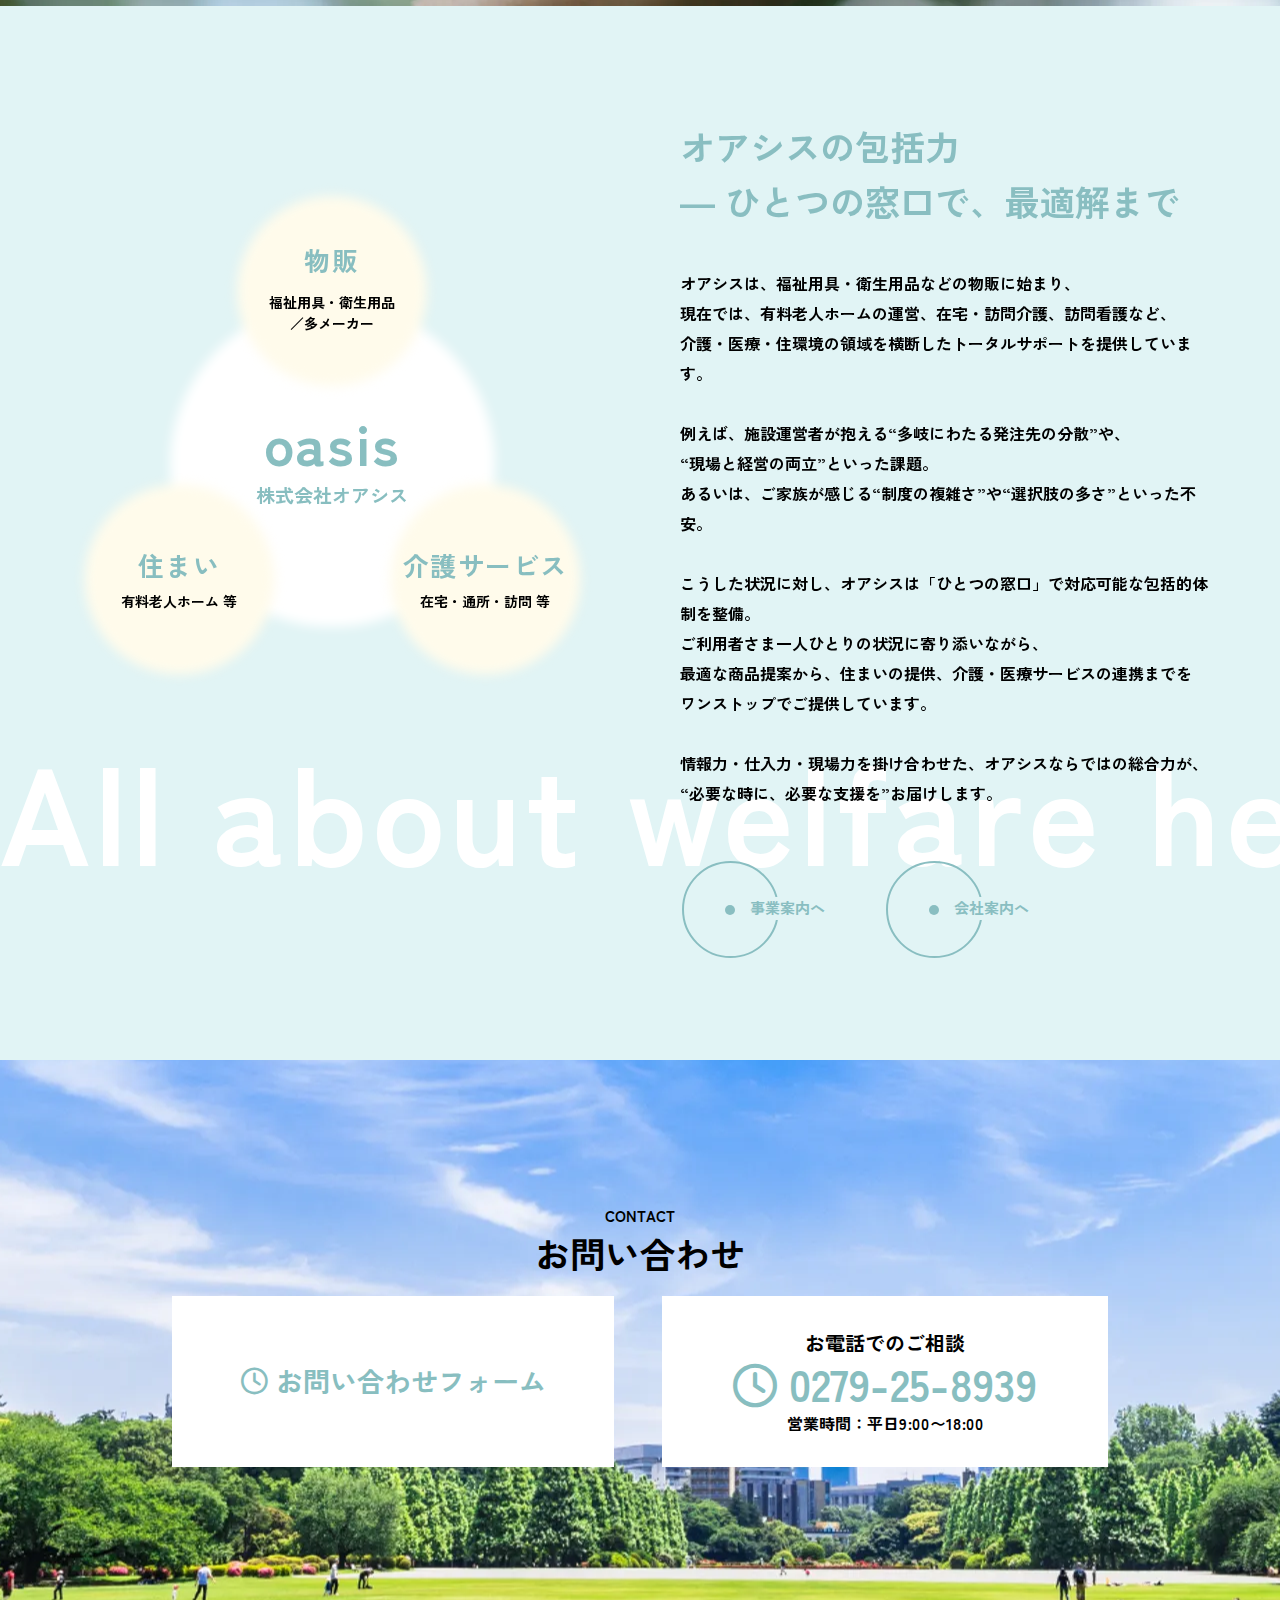
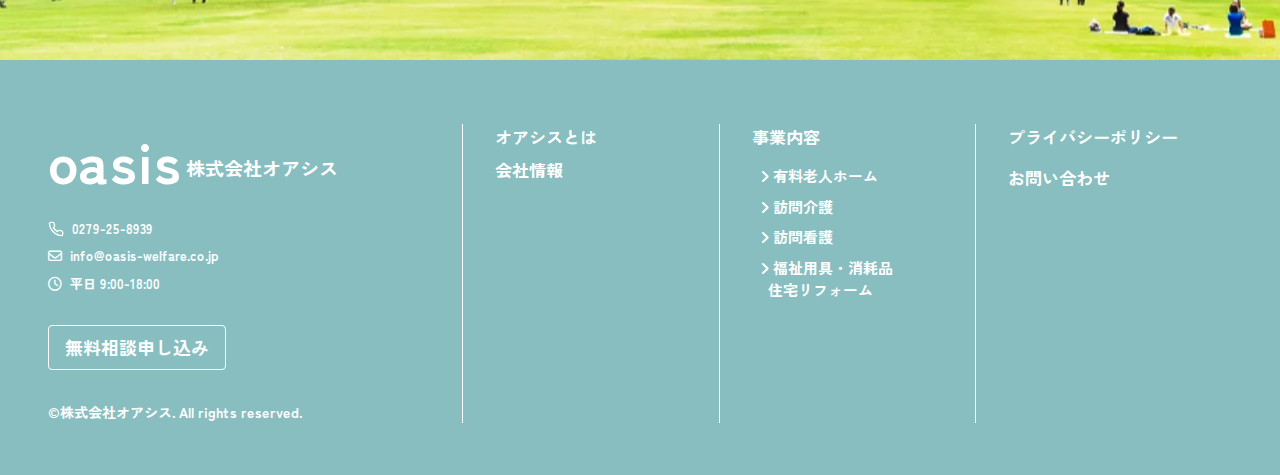
<file: about.html>
<!DOCTYPE html>
<html lang="en">

<head>
    <meta charset="UTF-8">
    <meta name="viewport" content="width=device-width, initial-scale=1.0">
    <title>Oasis</title>

    <link href="https://fonts.googleapis.com/css2?family=Zen+Kaku+Gothic+New:wght@300;400;500;700&display=swap"
        rel="stylesheet">
    <link rel="stylesheet" href="https://cdnjs.cloudflare.com/ajax/libs/font-awesome/6.5.0/css/all.min.css" />

    <link rel="icon" type="image/png" href="assets/images/favicon.png" />

    <link href="assets/css/swiper.css" rel="stylesheet" />
    <link href="assets/css/font.css" rel="stylesheet" />
    <link href="assets/css/main.css" rel="stylesheet" />

    <script src="assets/css/tailwind.css"></script>

    <script src="assets/js/swiper-bundle.min.js"></script>
    <script src="assets/js/simpleParallax.min.js"></script>
    <script src="assets/js/main.js"></script>
</head>
<style>
    *,
    body {
        font-family: 'Zen Kaku Gothic New', sans-serif;
    }
</style>

<body class="overflow-x-hidden">
    <header class="fixed w-full top-0 z-50 bg-white flex flex-col justify-center items-center">
        <div class="flex justify-center w-full border-b-[1px] border-gray-200 ">
            <div class="max-w-[1440px] w-full flex flex-row justify-between px-4 md:px-4 lg:px-12 xl:px-16 py-2">
                <a href="index.html">
                    <div class="font-medium text-[10px] md:text-[13px] lg:text-[14px]">
                        福祉関連の総合サービス
                    </div>
                    <div class="text-[#89bec1] text-[48px] block md:hidden font-bold -mt-4 -mb-3">
                        oasis
                    </div>
                </a>
                <div class="flex justify-between gap-3">
                    <div class="flex flex-col md:flex-row justify-center gap-2 md:gap-10 lg:gap-16">
                        <div class="flex text-[13px] md:text-[13px] lg:text-[14px] font-medium gap-1">
                            <svg class="w-[13px] md:w-[12px] lg:w-[16px] aspect-[1]" viewBox="0 0 24 24" fill="none"
                                stroke="#88bec0" stroke-width="2" stroke-linecap="round" stroke-linejoin="round">
                                <path
                                    d="M22 16.92v3a2 2 0 0 1-2.18 2 19.79 19.79 0 0 1-8.63-3.07 19.5 19.5 0 0 1-6-6A19.79 19.79 0 0 1 2.12 4.18 2 2 0 0 1 4.11 2h3a2 2 0 0 1 2 1.72 12.84 12.84 0 0 0 .7 2.81 2 2 0 0 1-.45 2.11L8.09 9.91a16 16 0 0 0 6 6l1.27-1.27a2 2 0 0 1 2.11-.45 12.84 12.84 0 0 0 2.81.7A2 2 0 0 1 22 16.92z" />
                            </svg>
                            <span>0279-25-8939</span>
                        </div>
                        <div class="hidden md:block md:text-[13px] lg:text-[14px] font-medium gap-1">
                            <i class="fa-regular fa-envelope text-[#88bec0]"></i>&nbsp;
                            <span>info@oasis-welfare.co.jp</span>
                        </div>
                        <div class="text-[12px] md:text-[13px] lg:text-[14px] font-medium">
                            <i class="fa-regular fa-clock text-[#88bec0]"></i>&nbsp;
                            <span>平日 9:00-18:00</span>
                        </div>
                    </div>
                    <div class="flex items-center">
                        <div id="hamburgerBtn"
                            class="relative flex justify-center md:hidden flex-col text-white w-[52px] h-[52px] rounded-full bg-[#89bec1]">
                            <div class="flex flex-col items-center gap-[5px] w-full">
                                <div class="h-[3px] w-[40%] bg-white"></div>
                                <div class="h-[3px] w-[40%] bg-white"></div>
                            </div>
                        </div>
                    </div>
                </div>
            </div>
        </div>
        <div class="flex justify-center w-full border-b-[1px] border-gray-200 ">
            <div class="max-w-[1440px] w-full flex flex-row justify-between md:px-4 lg:px-12 xl:px-16">
                <div class="w-full flex justify-between">
                    <!-- logo -->
                    <a href="index.html"
                        class="hidden md:flex w-2/7 items-end col-span-2 font-gothic text-[#89bec1] text-[14px] lg-[text-[15px] xl:text-[19px] gap-2 mb-4 cursor-pointer select-none">
                        <div class="text-[48px] md:text-[32px] lg:text-[36px] lg:text-[48px] xl:text-[57px] font-bold">
                            oasis
                        </div>
                        <div class=" mb-1 lg:mb-3 xl:mb-4">株式会社オアシス</div>
                    </a>

                    <!-- menu -->
                    <div class="hidden md:grid w-5/7 grid-cols-5">
                        <a href="index.html"
                            class="border-t-4 border-t-transparent hover:border-t-[#89bec1] px-4 border-l-[1px] border-gray-200 font-bold flex justify-center items-center cursor-pointer  duration-300">
                            <span class="text-[12px] lg:text-[15px]">トップ</span>
                        </a>
                        <div
                            class="border-t-4 border-t-[#89bec1] px-4 border-l-[1px] border-gray-200 font-bold flex justify-center items-center cursor-pointer  duration-300">
                            <span class="text-[12px] lg:text-[15px]">オアシスとは</span>
                        </div>
                        <a href="business.html"
                            class="border-t-4 border-t-transparent hover:border-t-[#89bec1] px-4 border-l-[1px] border-gray-200 font-bold flex justify-center items-center cursor-pointer  duration-300">
                            <span class="text-[12px] lg:text-[15px]">事業内容</span>
                        </a>
                        <a href="company.html"
                            class="border-t-4 border-t-transparent hover:border-t-[#89bec1] px-4 border-l-[1px] border-gray-200 font-bold flex justify-center items-center cursor-pointer  duration-300">
                            <span class="text-[12px] lg:text-[15px]">会社情報</span>
                        </a>
                        <a href="contact.html"
                            class="border-t-4 border-t-transparent hover:border-t-[#89bec1] px-4 border-l-[1px] border-gray-200 font-bold flex justify-center items-center cursor-pointer  duration-300">
                            <span class="text-[12px] lg:text-[15px]">お問い合わせ</span>
                        </a>
                    </div>
                </div>
            </div>
        </div>
    </header>
    
    <div id="temp-header" class="h-[77px] md:h-[101.5px] lg:h-[127px] xl:h-[140.5px]"></div>

    <div
        class="absolute w-[45px] px-2 flex flex-col items-center space-y-1 z-40 top-[65vh] right-1 md:-right-[5px] lg:right-[10px] xl:right-4 overflow-hidden">
        <p class="[writing-mode:vertical-rl] text-[8px] md:text-[10px] font-bold">SCROLL DOWN</p>
        <div id="scroll-line" class="relative w-[2px] h-[80px] md:mr-[2px] bg-gray-400">
            <div id="scroll-circle"
                class="absolute top-0 left-1/2 -translate-x-1/2 w-6 h-6 rounded-full bg-white border-[8px] border-[#89bec1] scroll-circle transition-transform duration-200 ease-linear">
            </div>
        </div>
    </div>

    <section class="w-full bg-white border-b border-gray-200 pt-1 pb-4 md:py-2 lg:py-3 xl:py-6">
        <div class="flex flex-row items-center px-8 md:px-12 lg:px-16 xl:px-32 py-4">
            <nav class="flex items-start lg:space-x-8 space-x-4 text-[15px]">
                <a href="index.html"
                    class="text-gray-600 font-bold text-[10px] md:text-[12px] xl:text-[14px] hover:text-[#89bec1]">トップ</a>
                <span class="w-[2px] h-[15px] md:h-[17px] lg:h-[22px] xl:h-[25px] bg-gray-400"></span>
                <span class="text-gray-600 font-bold text-[10px] md:text-[12px] xl:text-[14px]">オアシスとは</span>
            </nav>
        </div>
    </section>

    <section
        class="w-full h-[1390px] md:h-full xl:h-[1359px] max-h-[1359px] flex justify-center pt-10 md:pt-16 lg:pt-18 xl:pt-20 md:py-28 lg:py-24 xl:py-40 bg-[url('assets/images/fv-about-sp.webp')] md:bg-[url('assets/images/fv-about.webp')] md:bg-cover bg-[75%] md:bg-center px-4 md:px-8 bg-cover">
        <div class="max-w-[800px] flex flex-col gap-20 lg:gap-30 xl:gap-40 md:mr-48 lg:mr-52 xl:mr-64"
            bis_skin_checked="1">
            <div class="flex-1 flex flex-col gap-8 md:w-[480px] lg:w-[640px] xl:w-[800px] max-w-[800px] "
                bis_skin_checked="1">
                <h1
                    class="text-white text-[33px] md:text-[40px] lg:text-[52px] xl:text-[62px] font-bold leading-[52px] md:leading-[64px] lg:leading-[84px] xl:leading-[97px]">
                    <span class="text-[34px] md:text-[24px] lg:text-[36px] xl:text-[40px] block pb-4 xl:pb-8">
                        オアシスとは
                    </span>
                    安心と希望の、<br class="md:hidden">その先へ。<br class="md:hidden">
                    人を想い、<br class="md:hidden">社会を支える<br class="md:hidden">
                    「心のオアシス」
                </h1>
                <p
                    class="max-w-[500px] text-white text-[16px] md:text-[17px] lg:text-[18px] leading-[28px] md:leading-[32px] lg:leading-[36px] font-bold">
                    高齢者やそのご家族、そして現場で奮闘する施設運営者の皆さま。<br>
                    オアシスは、そんな皆さまが抱える不安や課題に対し、<br>
                    「安心」と「希望」を同時に届けられるよう、日々サービスを進化させています。<br>
                    物販発祥で培った流通網と情報力を生かし、<br>
                    介護現場で必要とされる製品・サービスを一括でご提供。<br>
                    住まいからケア、運営までをまるごと支えられる体制を構築しています。<br>
                    これからの時代は、モノの供給だけでなく、<br>
                    「信頼できる存在」であることが問われる時代です。<br>
                    私たちは、現場に根ざし、使う人・支える人の目線に立った<br>
                    温かく、無駄のないソリューションを提供し続けます。<br>
                </p>
            </div>
        </div>
    </section>

    <section class="relative flex flex-col justify-center items-center bg-[#E1F4F5]">
        <div class="grid grid-cols-1 lg:grid-cols-2 pt-20 md:pb-12 pb-28 z-10 md:px-8 gap-4">
            <div class="flex flex-row justify-center items-start">
                <div class="flex justify-center items-center py-10 mt-20 lg:mt-44">
                    <div
                        class="relative flex flex-col items-center justify-center w-[238px] md:w-[325px] lg:w-[280px] xl:w-[325px] max-w-[325px] aspect-[1] mx-auto">
                        <div class="absolute inset-0 z-0 rounded-full w-full h-full bg-white blur-[6px]"></div>
                        <!-- Top Circle: 物販 -->
                        <div class="absolute -top-1/2 translate-y-[30%] left-1/2 -translate-x-1/2 z-10">
                            <div
                                class="relative flex justify-center items-center w-[138px] md:w-[190px] lg:w-[160px] xl:w-[190px] aspect-[1] rounded-full">
                                <div class="absolute inset-0 z-0 rounded-full w-full h-full bg-[#fffbeb] blur-[6px]">
                                </div>
                                <div
                                    class="relative text-center z-10 flex flex-col items-center md:gap-2 lg:gap-1 xl:gap-2">
                                    <p class="text-[#88bec0] text-[16px] md:text-[20px] lg:text-[22px] xl:text-[26px] font-bold leading-tight mb-2"
                                        style="letter-spacing: 2px;">
                                        物販
                                    </p>
                                    <p
                                        class="text-black text-[11px] md:text-[12px] lg:text-[13px] xl:text-[14px] font-bold mb-1">
                                        福祉用具・衛生用品<br> ／多メーカー
                                    </p>
                                </div>
                            </div>
                        </div>
                        <!-- Bottom Left Circle: 住まい -->
                        <div
                            class="absolute bottom-0 left-0 z-10 translate-x-[-30%] md:translate-x-[-45%] translate-y-[25%]">
                            <div
                                class="relative flex justify-center items-center w-[138px] md:w-[190px] lg:w-[160px] xl:w-[190px] aspect-[1] rounded-full">
                                <div class="absolute inset-0 z-0 rounded-full w-full h-full bg-[#fffbeb] blur-[6px]">
                                </div>
                                <div
                                    class="relative text-center z-10 flex flex-col items-center md:gap-2 lg:gap-1 xl:gap-2">
                                    <p class="text-[#88bec0] text-[16px] md:text-[20px] lg:text-[22px] xl:text-[26px] font-bold leading-tight mb-1"
                                        style="letter-spacing: 1.5px;">
                                        住まい
                                    </p>
                                    <p
                                        class="text-black text-[11px] md:text-[12px] lg:text-[13px] xl:text-[14px] font-bold leading-tight">
                                        有料老人ホーム 等
                                    </p>
                                </div>
                            </div>
                        </div>
                        <!-- Bottom Right Circle: 介護サービス -->
                        <div
                            class="absolute bottom-0 right-0 z-10 translate-x-[30%] md:translate-x-[45%] translate-y-[25%]">
                            <div
                                class="relative flex justify-center items-center w-[138px] md:w-[190px] lg:w-[160px] xl:w-[190px] aspect-[1] rounded-full">
                                <div class="absolute inset-0 z-0 rounded-full w-full h-full bg-[#fffbeb] blur-[6px]">
                                </div>
                                <div
                                    class="relative text-center z-10 flex flex-col items-center md:gap-2 lg:gap-1 xl:gap-2">
                                    <p class="text-[#88bec0] text-[16px] md:text-[20px] lg:text-[22px] xl:text-[26px] font-bold leading-tight mb-1"
                                        style="letter-spacing: 1.5px;">
                                        介護サービス
                                    </p>
                                    <p
                                        class="text-black text-[11px] md:text-[12px] lg:text-[13px] xl:text-[14px] font-bold leading-tight">
                                        在宅・通所・訪問 等
                                    </p>
                                </div>
                            </div>
                        </div>
                        <!-- Central oasis logo and company name -->
                        <div
                            class="z-20 relative flex flex-col items-center justify-center min-h-[250px] md:min-h-[300px] pb-6 md:pb-2">
                            <p class="text-[#88bec0] text-[40px] md:text-[48px] lg:text-[57px] font-bold leading-tight mb-1"
                                style="letter-spacing: 2px;">
                                oasis
                            </p>
                            <p class="text-[#88bec0] text-[13px] md:text-[19px] font-bold mb-1">
                                株式会社オアシス
                            </p>
                        </div>
                    </div>
                </div>
            </div>
            <div class="flex items-center">
                <div class="flex flex-col w-full p-8 lg:p-4 xl:p-8 md:p-12 max-w-[760px] gap-4 md:gap-6 lg:gap-8">
                    <h2
                        class="text-[#89bec1] text-[21px] md:text-[32px] lg:text-[28px] xl:text-[35px] font-bold mb-2 leading-[33px] md:leading-[40px] lg:leading-[45px] xl:leading-[55px]">
                        オアシスの包括力 <br> ― ひとつの窓口で、最適解まで
                    </h2>
                    <div
                        class="text-black text-[14px] md:text-[15px] lg:text-[14px] xl:text-[16px] leading-[28px] lg:leading-[28px] xl:leading-[30px] font-bold space-y-4">
                        <p>
                            オアシスは、福祉用具・衛生用品などの物販に始まり、<br>
                            現在では、有料老人ホームの運営、在宅・訪問介護、訪問看護など、<br>
                            介護・医療・住環境の領域を横断したトータルサポートを提供しています。<br>
                            <br>
                            例えば、施設運営者が抱える“多岐にわたる発注先の分散”や、<br>
                            “現場と経営の両立”といった課題。<br>
                            あるいは、ご家族が感じる“制度の複雑さ”や“選択肢の多さ”といった不安。<br>
                            <br>
                            こうした状況に対し、オアシスは「ひとつの窓口」で対応可能な包括的体制を整備。<br>
                            ご利用者さま一人ひとりの状況に寄り添いながら、<br>
                            最適な商品提案から、住まいの提供、介護・医療サービスの連携までを<br>
                            ワンストップでご提供しています。<br>
                            <br>
                            情報力・仕入力・現場力を掛け合わせた、オアシスならではの総合力が、<br>
                            “必要な時に、必要な支援を”お届けします。
                        </p>
                    </div>
                    <div class="w-full flex gap-16 -ml-[20px]">
                        <div
                            class="flex w-[140px] h-[140px] justify-center items-center pr-4 md:pr-0 transform transition-transform duration-200">
                            <a href="business.html"
                                class="relative flex justify-center items-center w-[97px] hover:w-[140px] aspect-[1] rounded-full border-[2px] hover:border-[3px] border-[#89bec1] group duration-200 cursor-pointer">
                                <span class="relative w-[10px] aspect-[1] rounded-full bg-[#89bec1] duration-200">
                                    <p
                                        class="w-[80px] absolute left-[25px] -bottom-[5px] text-[15px] text-[#89bec1] bg-[#E1F4F5] font-bold duration-200">
                                        事業案内へ
                                    </p>
                                </span>
                            </a>
                        </div>
                        <div
                            class="flex w-[140px] h-[140px] justify-center items-center pr-4 md:pr-0 transform transition-transform duration-200">
                            <a href="company.html"
                                class="relative flex justify-center items-center w-[97px] hover:w-[140px] aspect-[1] rounded-full border-[2px] hover:border-[3px] border-[#89bec1] group duration-200 cursor-pointer">
                                <span class="relative w-[10px] aspect-[1] rounded-full bg-[#89bec1] duration-200">
                                    <p
                                        class="w-[80px] absolute left-[25px] -bottom-[5px] text-[15px] text-[#89bec1] bg-[#E1F4F5] font-bold duration-200">
                                        会社案内へ
                                    </p>
                                </span>
                            </a>
                        </div>
                    </div>
                </div>
            </div>
        </div>
        <div
            class="absolute bottom-[20px] md:bottom-[13.5%] lg:bottom-[16%] xl:bottom-[18%] left-0 w-full overflow-hidden md:-mb-7 lg:-mb-9 xl:-mb-10 whitespace-nowrap z-0">
            <div class="inline-block animate-flow will-change-transform">
                <h2
                    class="inline-block text-white text-[102px] md:text-[100px] lg:text-[120px] xl:text-[137px] font-bold tracking-[5px] mr-16">
                    All about welfare here
                </h2>
                <h2
                    class="inline-block text-white text-[102px] md:text-[100px] lg:text-[120px] xl:text-[137px] font-bold tracking-[5px] mr-16">
                    All about welfare here
                </h2>
                <h2
                    class="inline-block text-white text-[102px] md:text-[100px] lg:text-[120px] xl:text-[137px] font-bold tracking-[5px] mr-16">
                    All about welfare here
                </h2>
            </div>
        </div>
    </section>

    <div id="menu_modal"
        class="w-full fixed inset-0 z-40 flex bg-[#033939cc] transition-all duration-700 ease-in-out pointer-events-none opacity-0 pt-[77px]">
        <div class="relative w-full h-full flex flex-col px-8 py-10 bg-[#81BCBE] overflow-auto">
            <div class="w-full flex flex-col-reverse md:flex-row">
                <div class="w-full md:w-[35%] flex">
                    <div class="w-full flex flex-col-reverse md:flex-col gap-4 min-w-[220px]">
                        <div
                            class="md:hidden block lg text-[14px] md:text-[10px] xl:text-[14px] text-center text-white font-bold">
                            ©株式会社オアシス. All rights reserved.</div>
                        <a href="index.html" class="w-full flex flex-col md:flex-row items-center md:items-end gap-1">
                            <span
                                class="text-white font-bold text-[57px] md:text-[40px] lg:text-[57px] leading-tight tracking-wide">oasis</span>
                            <span
                                class="text-white text-[19px] md:text-[14px] lg:text-[19px] font-bold pb-3">株式会社オアシス</span>
                        </a>
                        <div class="flex flex-col gap-2 text-white text-[13px] mt-2">
                            <div class="flex items-center font-bold gap-2">
                                <svg class="w-[16px] md:w-[12px] lg:w-[16px] aspect-[1]" viewBox="0 0 24 24" fill="none"
                                    stroke="white" stroke-width="2" stroke-linecap="round" stroke-linejoin="round">
                                    <path
                                        d="M22 16.92v3a2 2 0 0 1-2.18 2 19.79 19.79 0 0 1-8.63-3.07 19.5 19.5 0 0 1-6-6A19.79 19.79 0 0 1 2.12 4.18 2 2 0 0 1 4.11 2h3a2 2 0 0 1 2 1.72 12.84 12.84 0 0 0 .7 2.81 2 2 0 0 1-.45 2.11L8.09 9.91a16 16 0 0 0 6 6l1.27-1.27a2 2 0 0 1 2.11-.45 12.84 12.84 0 0 0 2.81.7A2 2 0 0 1 22 16.92z" />
                                </svg>
                                <span>0279-25-8939</span>
                            </div>
                            <div class="flex items-center font-bold gap-2">
                                <i
                                    class="fa-regular fa-envelope text-white text-[14px] md:text-[10px] lg:text-[14px]"></i>
                                <span>info@oasis-welfare.co.jp</span>
                            </div>
                            <div class="flex items-center font-bold gap-2">
                                <i class="fa-regular fa-clock text-white text-[14px] md:text-[10px] lg:text-[14px]"></i>
                                <span>平日 9:00-18:00</span>
                            </div>
                        </div>
                        <div class="w-full flex justify-center md:justify-start">
                            <a href="#"
                                class="mt-4 w-fit px-4 py-2 border border-white rounded text-white text-[18px] md:text-[13px] lg:text-[18px] font-bold hover:bg-white hover:text-[#85babc] duration-200 transition-all">
                                無料相談申し込み
                            </a>
                        </div>
                        <span
                            class="hidden md:block mt-4 lg text-[14px] md:text-[10px] xl:text-[14px] text-white font-bold">
                            ©株式会社オアシス. All rights reserved.
                        </span>
                    </div>
                </div>
                <div class="w-full md:w-[65%] flex flex-col md:flex-row gap-8 ">
                    <div
                        class="w-full md:w-1/3 flex flex-col gap-2 border-l-[1px] border-white pl-6 md:pl-3 xl:pl-8 min-w-[140px]">
                        <a href="about.html"
                            class="text-white font-bold text-[21px] md:text-[12px] lg:text-[17px] hover:underline">オアシスとは</a>
                        <a href="company.html"
                            class="text-white font-bold text-[21px] md:text-[12px] lg:text-[17px] hover:underline">会社情報</a>
                    </div>
                    <div
                        class="w-full md:w-1/3 flex flex-col gap-2 border-l-[1px] border-white pl-6 md:pl-3 xl:pl-8 min-w-[180px]">
                        <span
                            class="text-white font-semibold text-[21px] md:text-[12px] lg:text-[17px] mb-2">事業内容</span>
                        <a href="business.html"
                            class="text-white text-[18px] md:text-[11px] lg:text-[15px] pl-2 font-bold hover:underline">
                            <i class="fa-solid fa-angle-right"></i>
                            有料老人ホーム
                        </a>
                        <a href="business-1.html"
                            class="text-white text-[18px] md:text-[11px] lg:text-[15px] pl-2 font-bold hover:underline">
                            <i class="fa-solid fa-angle-right"></i>
                            訪問介護
                        </a>
                        <a href="business-2.html"
                            class="text-white text-[18px] md:text-[11px] lg:text-[15px] pl-2 font-bold hover:underline">
                            <i class="fa-solid fa-angle-right"></i>
                            訪問看護
                        </a>
                        <a href="business-3.html"
                            class="text-white text-[18px] md:text-[11px] lg:text-[15px] pl-2 font-bold hover:underline">
                            <i class="fa-solid fa-angle-right"></i>
                            福祉用具・消耗品<br> &nbsp; 住宅リフォーム
                        </a>
                    </div>
                    <div
                        class="w-full md:w-1/3 flex flex-col gap-2 border-l-[1px] border-white pl-6 md:pl-3 xl:pl-8 min-w-[150px]">
                        <a href="policy.html"
                            class="text-white text-[21px] md:text-[12px] lg:text-[17px] font-bold mb-2 hover:underline">プライバシーポリシー</a>
                        <a href="contact.html"
                            class="text-white text-[21px] md:text-[12px] lg:text-[17px] font-bold hover:underline">お問い合わせ</a>
                    </div>
                </div>
            </div>
        </div>
    </div>

    <section class="w-full">
        <div
            class="flex justify-center items-center gap-20 max-h-[600px] h-[480px] md:h-full xl:h-[600px] md:py-28 lg:py-32 xl:py-40 bg-[url('assets/images/bg_contact.webp')] bg-center">
            <div class="flex flex-col w-full md:w-[720px] lg:w-[800px] xl:w-full max-w-[1000px] gap-4 px-8 pb-12">
                <div class="flex flex-col">
                    <p class="font-bold text-center text-[16px] md:text-[15px]">CONTACT</p>
                    <h2 class="font-bold text-center text-[28px] md:text-[24px] lg:text-[32px]  xl:text-[35px]">お問い合わせ
                    </h2>
                </div>
                <div class="flex flex-col md:flex-row w-full gap-3 md:gap-4 lg:gap-8 xl:gap-12">
                    <a href="contact.html"
                        class="w-full h-[109px] md:h-auto md:w-1/2 flex justify-center items-center text-[17px] md:text-[20px] lg:text-[24px] xl:text-[27px] font-bold bg-white text-[#88bec0] cursor-pointer gap-2 hover:text-white hover:bg-[#88bec0] duration-300 select-none">
                        <i class="fa-regular fa-clock"></i>
                        お問い合わせフォーム
                    </a>
                    <div
                        class="w-full h-[109px] md:h-full md:w-1/2 flex flex-col justify-center items-center bg-white p-2 xl:p-8 hover:bg-[#88bec0] duration-300 group select-none">
                        <h2 class="text-[13px] md:text-[12px] lg:text-[16px] xl:text-[20px] font-bold">お電話でのご相談 </h2>
                        <div
                            class="text-[#88bec0] text-[28px] md:text-[28px] lg:text-[36px] xl:text-[44px] font-bold gap-2 -my-2 group-hover:text-white cursor-pointer duration-300">
                            <i class="fa-regular fa-clock"></i>
                            0279-25-8939
                        </div>
                        <p
                            class="hidden md:block text-[10px] md:text-[10px] lg:text-[14px] xl:text-[16px] font-bold pt-[3px]">
                            営業時間：平日9:00〜18:00
                        </p>
                    </div>
                </div>
            </div>
        </div>
    </section>

    <footer class="w-full bg-[#88bec0] py-16 md:max-h-[415px]">
        <div
            class="max-w-[1440px] w-full md:w-[700px] lg:w-full mx-auto px-12 md:px-4 lg:px-12 flex flex-col md:flex-row items-start gap-8">
            <div class="w-full flex flex-col-reverse md:flex-row">
                <div class="w-full md:w-[35%] flex">
                    <div class="w-full flex flex-col-reverse md:flex-col gap-4 min-w-[220px]">
                        <div
                            class="md:hidden block lg text-[14px] md:text-[10px] xl:text-[14px] text-center text-white font-bold">
                            ©株式会社オアシス. All rights reserved.</div>
                        <a href="index.html" class="w-full flex flex-col md:flex-row items-center md:items-end gap-1">
                            <span
                                class="text-white font-bold text-[57px] md:text-[40px] lg:text-[57px] leading-tight tracking-wide">oasis</span>
                            <span
                                class="text-white text-[19px] md:text-[14px] lg:text-[19px] font-bold pb-3">株式会社オアシス</span>
                        </a>
                        <div class="flex flex-col gap-2 text-white text-[13px] mt-2">
                            <div class="flex items-center font-bold gap-2">
                                <svg class="w-[16px] md:w-[12px] lg:w-[16px] aspect-[1]" viewBox="0 0 24 24" fill="none"
                                    stroke="white" stroke-width="2" stroke-linecap="round" stroke-linejoin="round">
                                    <path
                                        d="M22 16.92v3a2 2 0 0 1-2.18 2 19.79 19.79 0 0 1-8.63-3.07 19.5 19.5 0 0 1-6-6A19.79 19.79 0 0 1 2.12 4.18 2 2 0 0 1 4.11 2h3a2 2 0 0 1 2 1.72 12.84 12.84 0 0 0 .7 2.81 2 2 0 0 1-.45 2.11L8.09 9.91a16 16 0 0 0 6 6l1.27-1.27a2 2 0 0 1 2.11-.45 12.84 12.84 0 0 0 2.81.7A2 2 0 0 1 22 16.92z" />
                                </svg>
                                <span>0279-25-8939</span>
                            </div>
                            <div class="flex items-center font-bold gap-2">
                                <i
                                    class="fa-regular fa-envelope text-white text-[14px] md:text-[10px] lg:text-[14px]"></i>
                                <span>info@oasis-welfare.co.jp</span>
                            </div>
                            <div class="flex items-center font-bold gap-2">
                                <i class="fa-regular fa-clock text-white text-[14px] md:text-[10px] lg:text-[14px]"></i>
                                <span>平日 9:00-18:00</span>
                            </div>
                        </div>
                        <div class="w-full flex justify-center md:justify-start">
                            <a href="#"
                                class="mt-4 w-fit px-4 py-2 border border-white rounded text-white text-[18px] md:text-[13px] lg:text-[18px] font-bold hover:bg-white hover:text-[#85babc] duration-200 transition-all">
                                無料相談申し込み
                            </a>
                        </div>
                        <span
                            class="hidden md:block mt-4 lg text-[14px] md:text-[10px] xl:text-[14px] text-white font-bold">
                            ©株式会社オアシス. All rights reserved.
                        </span>
                    </div>
                </div>
                <div class="w-full md:w-[65%] flex flex-col md:flex-row gap-8 md:gap-0">
                    <div
                        class="w-full md:w-1/3 flex flex-col gap-2 border-l-[1px] border-white pl-6 md:pl-3 xl:pl-8 min-w-[140px]">
                        <a href="about.html"
                            class="text-white font-bold text-[21px] md:text-[12px] lg:text-[17px] hover:underline">オアシスとは</a>
                        <a href="company.html"
                            class="text-white font-bold text-[21px] md:text-[12px] lg:text-[17px] hover:underline">会社情報</a>
                    </div>
                    <div
                        class="w-full md:w-1/3 flex flex-col gap-2 border-l-[1px] border-white pl-6 md:pl-3 xl:pl-8 min-w-[180px]">
                        <span
                            class="text-white font-semibold text-[21px] md:text-[12px] lg:text-[17px] mb-2">事業内容</span>
                        <a href="business.html"
                            class="text-white text-[18px] md:text-[11px] lg:text-[15px] pl-2 font-bold hover:underline">
                            <i class="fa-solid fa-angle-right"></i>
                            有料老人ホーム
                        </a>
                        <a href="business-1.html"
                            class="text-white text-[18px] md:text-[11px] lg:text-[15px] pl-2 font-bold hover:underline">
                            <i class="fa-solid fa-angle-right"></i>
                            訪問介護
                        </a>
                        <a href="business-2.html"
                            class="text-white text-[18px] md:text-[11px] lg:text-[15px] pl-2 font-bold hover:underline">
                            <i class="fa-solid fa-angle-right"></i>
                            訪問看護
                        </a>
                        <a href="business-3.html"
                            class="text-white text-[18px] md:text-[11px] lg:text-[15px] pl-2 font-bold hover:underline">
                            <i class="fa-solid fa-angle-right"></i>
                            福祉用具・消耗品<br> &nbsp; 住宅リフォーム
                        </a>
                    </div>
                    <div
                        class="w-full md:w-1/3 flex flex-col gap-2 border-l-[1px] border-white pl-6 md:pl-3 xl:pl-8 min-w-[150px]">
                        <a href="policy.html"
                            class="text-white text-[21px] md:text-[12px] lg:text-[17px] font-bold mb-2 hover:underline">プライバシーポリシー</a>
                        <a href="contact.html"
                            class="text-white text-[21px] md:text-[12px] lg:text-[17px] font-bold hover:underline">お問い合わせ</a>
                    </div>
                </div>
            </div>
        </div>
    </footer>

</body>

</html>
</file>
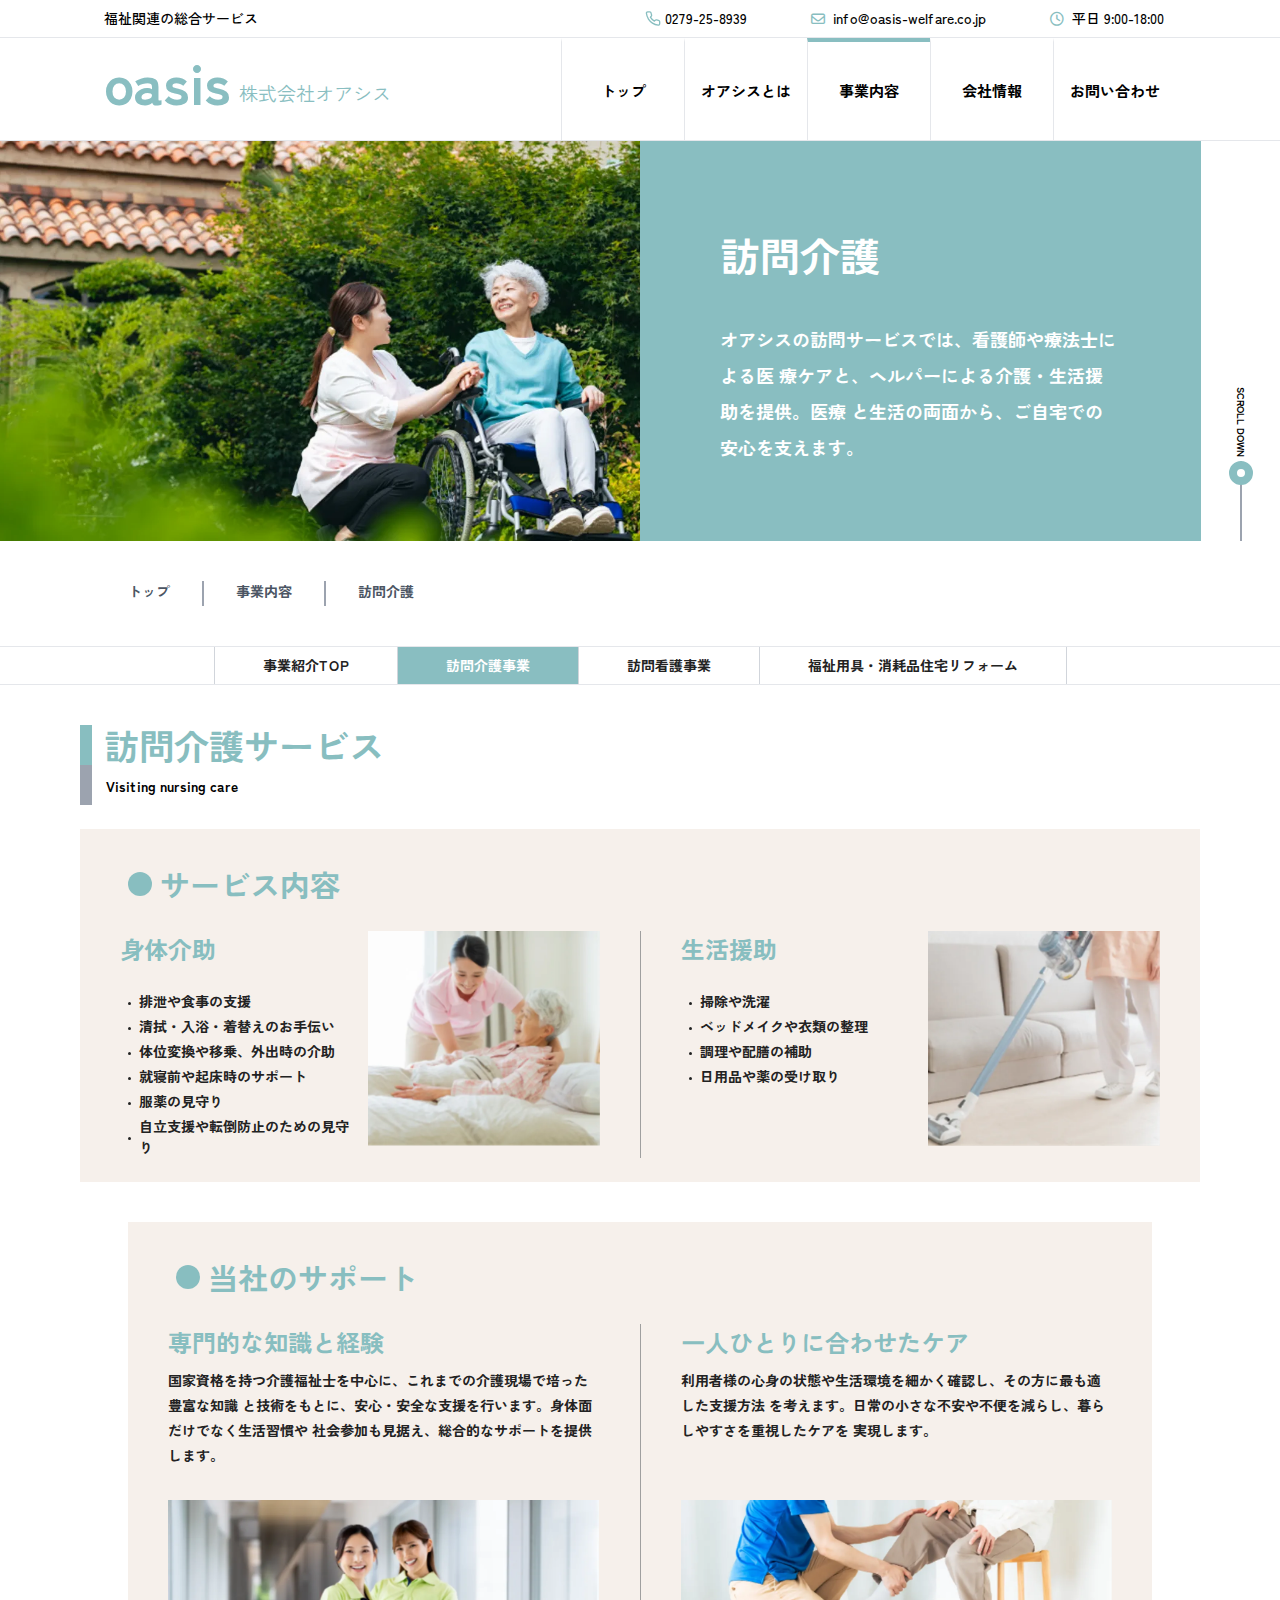
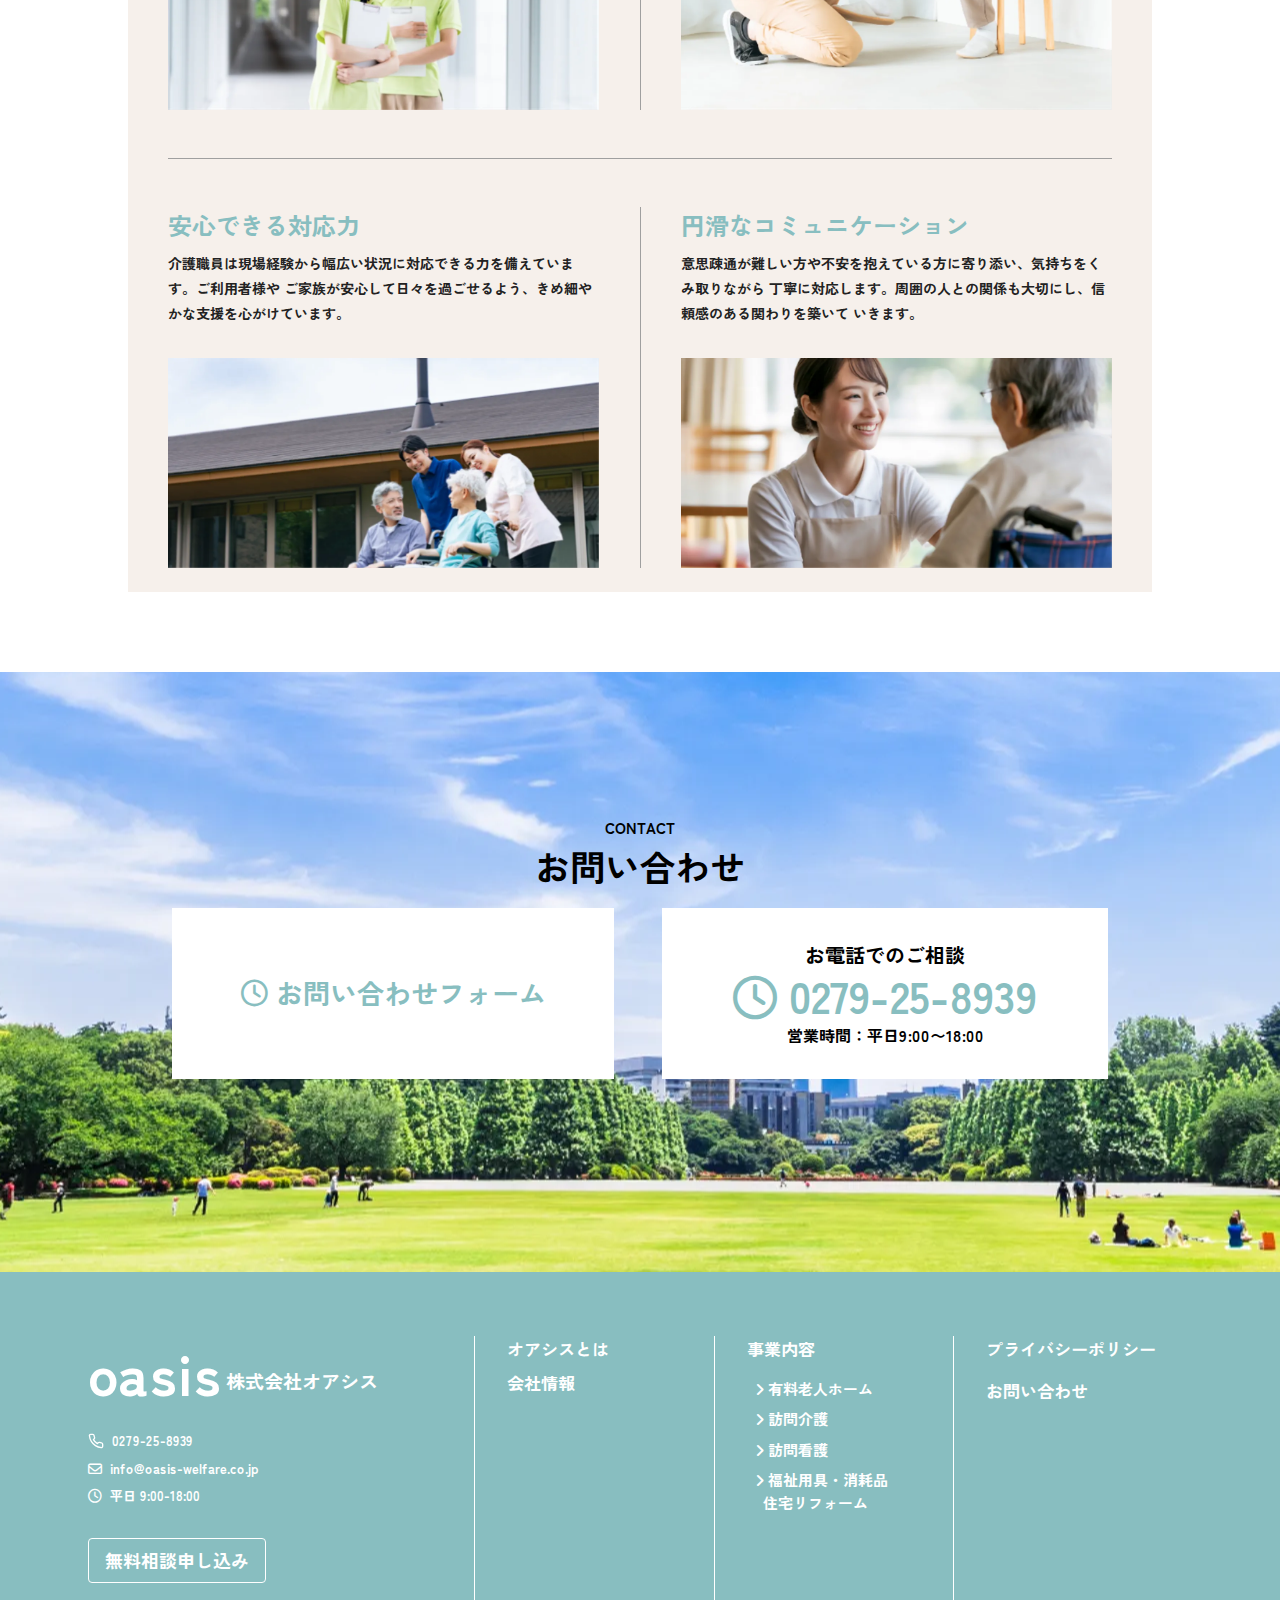
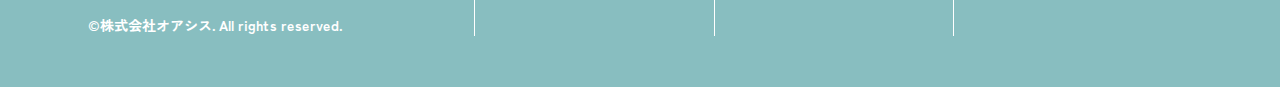
<file: business-1.html>
<!DOCTYPE html>
<html lang="en">

<head>
    <meta charset="UTF-8">
    <meta name="viewport" content="width=device-width, initial-scale=1.0">
    <title>Oasis</title>

    <link href="https://fonts.googleapis.com/css2?family=Zen+Kaku+Gothic+New:wght@300;400;500;700&display=swap"
        rel="stylesheet">
    <link rel="stylesheet" href="https://cdnjs.cloudflare.com/ajax/libs/font-awesome/6.5.0/css/all.min.css" />

    <link rel="icon" type="image/png" href="assets/images/favicon.png" />

    <link href="assets/css/swiper.css" rel="stylesheet" />
    <link href="assets/css/font.css" rel="stylesheet" />
    <link href="assets/css/main.css" rel="stylesheet" />

    <script src="assets/css/tailwind.css"></script>

    <script src="assets/js/swiper-bundle.min.js"></script>
    <script src="assets/js/simpleParallax.min.js"></script>
    <script src="assets/js/main.js"></script>
</head>
<style>
    *,
    body {
        font-family: 'Zen Kaku Gothic New', sans-serif;
    }
</style>

<body>
    <header class="fixed w-full top-0 z-50 bg-white flex flex-col justify-center items-center">
        <div class="flex justify-center w-full border-b-[1px] border-gray-200 ">
            <div class="max-w-[1200px] w-full flex flex-row justify-between px-4 md:px-4 lg:px-12 xl:px-16 py-2">
                <a href="index.html">
                    <div class="font-medium text-[10px] md:text-[13px] lg:text-[14px]">
                        福祉関連の総合サービス
                    </div>
                    <div class="text-[#89bec1] text-[48px] block md:hidden font-bold -mt-4 -mb-3">
                        oasis
                    </div>
                </a>
                <div class="flex justify-between gap-3">
                    <div class="flex flex-col md:flex-row justify-center gap-2 md:gap-10 lg:gap-16">
                        <div class="flex text-[13px] md:text-[13px] lg:text-[14px] font-medium gap-1">
                            <svg class="w-[13px] md:w-[12px] lg:w-[16px] aspect-[1]" viewBox="0 0 24 24" fill="none"
                                stroke="#88bec0" stroke-width="2" stroke-linecap="round" stroke-linejoin="round">
                                <path
                                    d="M22 16.92v3a2 2 0 0 1-2.18 2 19.79 19.79 0 0 1-8.63-3.07 19.5 19.5 0 0 1-6-6A19.79 19.79 0 0 1 2.12 4.18 2 2 0 0 1 4.11 2h3a2 2 0 0 1 2 1.72 12.84 12.84 0 0 0 .7 2.81 2 2 0 0 1-.45 2.11L8.09 9.91a16 16 0 0 0 6 6l1.27-1.27a2 2 0 0 1 2.11-.45 12.84 12.84 0 0 0 2.81.7A2 2 0 0 1 22 16.92z" />
                            </svg>
                            <span>0279-25-8939</span>
                        </div>
                        <div class="hidden md:block md:text-[13px] lg:text-[14px] font-medium gap-1">
                            <i class="fa-regular fa-envelope text-[#88bec0]"></i>&nbsp;
                            <span>info@oasis-welfare.co.jp</span>
                        </div>
                        <div class="text-[12px] md:text-[13px] lg:text-[14px] font-medium">
                            <i class="fa-regular fa-clock text-[#88bec0]"></i>&nbsp;
                            <span>平日 9:00-18:00</span>
                        </div>
                    </div>
                    <div class="flex items-center">
                        <div id="hamburgerBtn"
                            class="relative flex justify-center md:hidden flex-col text-white w-[52px] h-[52px] rounded-full bg-[#89bec1]">
                            <div class="flex flex-col items-center gap-[5px] w-full">
                                <div class="h-[3px] w-[40%] bg-white"></div>
                                <div class="h-[3px] w-[40%] bg-white"></div>
                            </div>
                        </div>
                    </div>
                </div>
            </div>
        </div>
        <div class="flex justify-center w-full border-b-[1px] border-gray-200 ">
            <div class="max-w-[1200px] w-full flex flex-row justify-between md:px-4 lg:px-12 xl:px-16">
                <div class="w-full flex justify-between">
                    <!-- logo -->
                    <a href="index.html"
                        class="hidden md:flex w-2/7 items-end col-span-2 font-gothic text-[#89bec1] text-[14px] lg-[text-[15px] xl:text-[19px] gap-2 mb-4 cursor-pointer select-none">
                        <div class="text-[48px] md:text-[32px] lg:text-[36px] lg:text-[48px] xl:text-[57px] font-bold">
                            oasis
                        </div>
                        <div class=" mb-1 lg:mb-3 xl:mb-4">株式会社オアシス</div>
                    </a>

                    <!-- menu -->
                    <div class="hidden md:grid w-5/7 grid-cols-5">
                        <a href="index.html"
                            class="border-t-4 border-t-transparent hover:border-t-[#89bec1] px-4 border-l-[1px] border-gray-200 font-bold flex justify-center items-center cursor-pointer  duration-300">
                            <span class="text-[12px] lg:text-[15px]">トップ</span>
                        </a>
                        <a href="about.html"
                            class="border-t-4 border-t-transparent hover:border-t-[#89bec1] px-4 border-l-[1px] border-gray-200 font-bold flex justify-center items-center cursor-pointer  duration-300">
                            <span class="text-[12px] lg:text-[15px]">オアシスとは</span>
                        </a>
                        <div
                            class="border-t-4 border-t-[#89bec1] px-4 border-l-[1px] border-gray-200 font-bold flex justify-center items-center cursor-pointer  duration-300">
                            <span class="text-[12px] lg:text-[15px]">事業内容</span>
                        </div>
                        <a href="company.html"
                            class="border-t-4 border-t-transparent hover:border-t-[#89bec1] px-4 border-l-[1px] border-gray-200 font-bold flex justify-center items-center cursor-pointer  duration-300">
                            <span class="text-[12px] lg:text-[15px]">会社情報</span>
                        </a>
                        <a href="contact.html"
                            class="border-t-4 border-t-transparent hover:border-t-[#89bec1] px-4 border-l-[1px] border-gray-200 font-bold flex justify-center items-center cursor-pointer  duration-300">
                            <span class="text-[12px] lg:text-[15px]">お問い合わせ</span>
                        </a>
                    </div>
                </div>
            </div>
        </div>
    </header>
    <div id="temp-header" class="h-[77px] md:h-[101.5px] lg:h-[127px] xl:h-[140.5px]"></div>
    <section class="flex flex-col md:flex-row md:max-h-[400px] lg:h-[350px] xl:h-[400px]">
        <div class="w-full md:w-1/2 h-[290px] md:h-[300px] lg:h-[350px] xl:h-full max-h-[400px] relative">
            <img class="w-full h-full object-cover absolute inset-0" src="assets/images/fv-home-care.webp">
            <h1>株式会社オアシス｜福祉用具の販売・貸与や訪問介護・看護</h1>
        </div>
        <div
            class="w-full md:w-1/2 h-[290px] md:h-[300px] lg:h-[350px] xl:h-full max-h-[400px]  flex flex-row bg-[#89bec1]">
            <div class="w-full flex flex-col p-12 md:p-12 lg:py-16 xl:py-20 lg:px-12 xl:px-20 2xl:px-40 gap-4 lg:gap-6">
                <h1 class="text-white text-left font-bold text-[33px] lg:text-[36px] xl:text-[40px] leading-[1.7]">
                    訪問介護
                </h1>
                <p class="text-white font-bold text-[14px] lg:text-[15px] xl:text-[18px] pt-2 leading-[2]">
                    オアシスの訪問サービスでは、看護師や療法士による医
                    療ケアと、ヘルパーによる介護・生活援助を提供。医療
                    と生活の両面から、ご自宅での安心を支えます。
                </p>
            </div>
            <div
                class="relative md:w-[36px] lg:w-[80px] xl:w-[95px] bg-[#89bec1] md:bg-white flex justify-center items-end">
                <div
                    class="absolute w-[45px] px-2 flex flex-col items-center space-y-1 z-40 right-1 md:-right-[5px] lg:right-[10px] xl:right-4">
                    <p class="[writing-mode:vertical-rl] text-[8px] md:text-[10px] font-bold">SCROLL DOWN</p>
                    <div id="scroll-line" class="relative w-[2px] h-[80px] md:mr-[2px] bg-gray-400">
                        <div id="scroll-circle"
                            class="absolute top-0 left-1/2 -translate-x-1/2 w-6 h-6 rounded-full bg-white border-[8px] border-[#89bec1] scroll-circle transition-transform duration-200 ease-linear">
                        </div>
                    </div>
                </div>
            </div>
        </div>
    </section>

    <section class="w-full bg-white border-gray-200 pt-3 px-8 md:px-12 lg:px-16 xl:px-32 pb-10 md:py-2 lg:py-3 xl:py-6">
        <div class="max-w-[1200px] w-full mx-auto flex flex-row items-center py-4">
            <nav class="flex items-start lg:space-x-8 space-x-4 text-[15px]">
                <a href="index.html"
                    class="text-gray-600 font-bold text-[10px] md:text-[12px] xl:text-[14px] hover:text-[#88BEC0]">トップ</a>
                <span class="w-[2px] h-[15px] md:h-[17px] lg:h-[22px] xl:h-[25px] bg-gray-400"></span>
                <span class="text-gray-600 font-bold text-[10px] md:text-[12px] xl:text-[14px]">事業内容</span>
                <span class="w-[2px] h-[15px] md:h-[17px] lg:h-[22px] xl:h-[25px] bg-gray-400"></span>
                <span class="text-gray-600 font-bold text-[10px] md:text-[12px] xl:text-[14px]">訪問介護</span>
            </nav>
        </div>
    </section>

    <section class="w-full flex justify-center items-center border-y border-gray-200">
        <div class="w-full max-w-[1000px] flex justify-center items-center">
            <div id="filterTabs" class="flex flex-col md:flex-row w-full justify-center items-center">
                <div class="w-full md:w-auto flex items-center justify-center h-[64px] md:h-auto">
                    <a href="business.html"
                        class="w-full md:w-auto filter-tab flex items-center justify-center border-l-[1px] border-gray-300 text-[#222] text-center px-4 md:px-5 lg:px-12 py-2 h-full text-[13px] md:text-[12px] xl:text-[14px] cursor-pointer font-bold whitespace-nowrap transition-colors duration-300 select-none select-none"
                        data-filter="all">
                        事業紹介TOP
                    </a>
                    <div class="w-full md:w-auto filter-tab flex items-center justify-center border-r-[1px] md:border-r-0 border-l-[1px] border-gray-300 text-white text-center px-4 md:px-5 lg:px-12 py-2 h-full text-[13px] md:text-[12px] xl:text-[14px] cursor-pointer font-bold whitespace-nowrap transition-colors bg-[#89bec1] duration-300 select-none"
                        data-filter="kokusai">
                        訪問介護事業
                    </div>
                </div>
                <div class="w-full md:w-auto flex items-center justify-center h-[64px] md:h-auto">
                    <a href="business-2.html"
                        class="w-full md:w-auto filter-tab flex items-center justify-center border-l-[1px] border-t-[1px] md:border-t-0 border-gray-300 text-[#222] text-center px-4 md:px-5 lg:px-12 py-2 h-full text-[13px] md:text-[12px] xl:text-[14px] cursor-pointer font-bold whitespace-nowrap transition-colors duration-300 select-none"
                        data-filter="japan">
                        訪問看護事業
                    </a>
                    <a href="business-3.html"
                        class="w-full md:w-auto filter-tab flex items-center justify-center border-x-[1px] border-t-[1px] md:border-t-0 border-gray-300 text-[#222] text-center px-4 md:px-5 lg:px-12 py-2 h-full text-[13px] md:text-[12px] xl:text-[14px] cursor-pointer font-bold whitespace-nowrap transition-colors duration-300 select-none"
                        data-filter="group">
                        福祉用具<span class="hidden md:inline">・</span><br class="md:hidden"> 消耗品住宅リフォーム
                    </a>
                </div>
            </div>
        </div>
    </section>

    <section class="w-full flex justify-center pt-10 md:px-12 lg:px-16 xl:px-20">
        <div class="w-full max-w-[1200px] flex flex-col justify-center gap-6">
            <div class="flex flex-col items-start px-6 md:px-0 pb-12 md:pb-0">
                <div class="flex flex-row items-center">
                    <div class="w-3 h-[40px] bg-[#88BEC0] mr-3"></div>
                    <span
                        class="text-[#88BEC0] text-[25px] md:text-[28px] lg:text-[32px] xl:text-[35px] font-bold leading-none">
                        訪問介護サービス
                    </span>
                </div>
                <div class="flex flex-row items-center">
                    <div class="w-3 h-[40px] bg-gray-400 mr-3 font-bold"></div>
                    <span class="text-[14px] text-black font-bold mt-1 ml-[2px]">Visiting nursing care</span>
                </div>
            </div>
            <div class="w-full bg-[#f6f0eb] flex flex-col pb-6 pt-10 gap-8 px-4 md:px-12 lg:px-0">
                <div
                    class="w-full text-[#88BEC0] text-[24px] md:text-[28px] lg:text-[32px] font-bold leading-none lg:px-4 xl:px-12 ">
                    <h1 class="flex items-center gap-2 text-[22px] md:text-[28px] lg:text-[28px] xl:text-[30px]">
                        <span class="inline-block w-6 h-6 rounded-full bg-[#88BEC0]"></span>
                        サービス内容
                    </h1>
                </div>
                <div class="w-full flex flex-col lg:flex-row justify-between items-stretch gap-8 lg:gap-0">
                    <div
                        class="flex-1 lg:px-4 xl:px-10 flex flex-col md:flex-row items-start gap-4">
                        <div class="flex-1 flex flex-col justify-start gap-2 md:gap-6 lg:gap-0 xl:gap-4">
                            <div
                                class="text-[#88BEC0] text-[21px] md:text-[22px] lg:text-[20px] xl:text-[24px] font-bold mb-2">
                                身体介助
                            </div>
                            <ul
                                class="text-[#222] text-[14px] md:text-[14px] lg:text-[12px] xl:text-[14px] font-bold space-y-1 xl:pl-2">
                                <li class="flex items-center">
                                    <span
                                        class="mt-1 mr-2 inline-block w-[3px] aspect-[1] bg-[#222] rounded-full flex-shrink-0"></span>
                                    排泄や食事の支援
                                </li>
                                <li class="flex items-center">
                                    <span
                                        class="mt-1 mr-2 inline-block w-[3px] aspect-[1] bg-[#222] rounded-full flex-shrink-0"></span>
                                    清拭・入浴・着替えのお手伝い
                                </li>
                                <li class="flex items-center">
                                    <span
                                        class="mt-1 mr-2 inline-block w-[3px] aspect-[1] bg-[#222] rounded-full flex-shrink-0"></span>
                                    体位変換や移乗、外出時の介助
                                </li>
                                <li class="flex items-center">
                                    <span
                                        class="mt-1 mr-2 inline-block w-[3px] aspect-[1] bg-[#222] rounded-full flex-shrink-0"></span>
                                    就寝前や起床時のサポート
                                </li>
                                <li class="flex items-center">
                                    <span
                                        class="mt-1 mr-2 inline-block w-[3px] aspect-[1] bg-[#222] rounded-full flex-shrink-0"></span>
                                    服薬の見守り
                                </li>
                                <li class="flex items-center">
                                    <span
                                        class="mt-1 mr-2 inline-block w-[3px] aspect-[1] bg-[#222] rounded-full flex-shrink-0"></span>
                                    自立支援や転倒防止のための見守り
                                </li>
                            </ul>
                        </div>
                        <div class="flex-1 flex justify-center">
                            <img src="assets/images/physical-assistance.webp" alt="身体介助の様子" class="object-cover">
                        </div>
                    </div>
                    <div class="lg:px-4 xl:px-10 lg:py-4 block lg:hidden">
                        <div class="w-full h-[1px] bg-[#9F9F9F] block"></div>
                    </div>
                    <div
                        class="flex-1 lg:px-4 xl:px-10 flex flex-col md:flex-row items-start gap-4 lg:border-l-[1px] border-[#9F9F9F]">
                        <div class="flex-1 flex flex-col justify-start gap-2 md:gap-6 lg:gap-0 xl:gap-4">
                            <div
                                class="text-[#88BEC0] text-[21px] md:text-[22px] lg:text-[20px] xl:text-[24px] font-bold mb-2">
                                生活援助
                            </div>
                            <ul
                                class="text-[#222] text-[14px] md:text-[14px] lg:text-[12px] xl:text-[14px] font-bold space-y-1 xl:pl-2">
                                <li class="flex items-center">
                                    <span
                                        class="mt-1 mr-2 inline-block w-[3px] aspect-[1] bg-[#222] rounded-full flex-shrink-0"></span>
                                    掃除や洗濯
                                </li>
                                <li class="flex items-center">
                                    <span
                                        class="mt-1 mr-2 inline-block w-[3px] aspect-[1] bg-[#222] rounded-full flex-shrink-0"></span>
                                    ベッドメイクや衣類の整理

                                </li>
                                <li class="flex items-center">
                                    <span
                                        class="mt-1 mr-2 inline-block w-[3px] aspect-[1] bg-[#222] rounded-full flex-shrink-0"></span>
                                    調理や配膳の補助
                                </li>
                                <li class="flex items-center">
                                    <span
                                        class="mt-1 mr-2 inline-block w-[3px] aspect-[1] bg-[#222] rounded-full flex-shrink-0"></span>
                                    日用品や薬の受け取り
                                </li>
                            </ul>
                        </div>
                        <div class="flex-1 flex justify-center">
                            <img src="assets/images/lifestyle-assistance.webp" alt="身体介助の様子" class="object-cover">
                        </div>
                    </div>
                </div>
            </div>
        </div>
    </section>
    <section class="w-full flex justify-center pt-10 lg:pb-20 pb-10 md:px-12 lg:px-16 xl:px-32">
        <div class="w-full max-w-[1200px] flex flex-col justify-center gap-6 ">
            <div class="w-full bg-[#f6f0eb] flex flex-col pb-6 pt-10 gap-8  px-4 md:px-12 lg:px-0">
                <div
                    class="w-full text-[#88BEC0] text-[24px] md:text-[28px] lg:text-[32px] font-bold leading-none lg:px-4 xl:px-12">
                    <h1 class="flex items-center gap-2 text-[22px] md:text-[28px] lg:text-[28px] xl:text-[30px]">
                        <span class="inline-block w-6 h-6 rounded-full bg-[#88BEC0]"></span>
                        当社のサポート
                    </h1>
                </div>
                <div class="w-full flex flex-col lg:flex-row justify-between items-stretch gap-12 lg:gap-0">
                    <div class="flex-1 lg:px-4 xl:px-10 flex flex-col items-center gap-8">
                        <div class="flex-1">
                            <div
                                class="text-[#88BEC0] text-[21px] md:text-[22px] lg:text-[20px] xl:text-[24px] font-bold mb-2">
                                専門的な知識と経験
                            </div>
                            <p
                                class="text-[#222] text-[14px] md:text-[14px] lg:text-[12px] xl:text-[14px] font-bold leading-[1.8]">
                                国家資格を持つ介護福祉士を中心に、これまでの介護現場で培った豊富な知識
                                と技術をもとに、安心・安全な支援を行います。身体面だけでなく生活習慣や
                                社会参加も見据え、総合的なサポートを提供します。
                            </p>
                        </div>
                        <div class="flex-1 flex justify-center">
                            <img src="assets/images/support01.webp" alt="身体介助の様子" class="object-cover">
                        </div>
                    </div>
                    <div class="lg:px-4 xl:px-10 lg:py-4 block lg:hidden">
                        <div class="w-full h-[1px] bg-[#9F9F9F] block"></div>
                    </div>
                    <div
                        class="flex-1 lg:px-4 xl:px-10 flex flex-col items-center gap-8 lg:border-l-[1px] border-[#9F9F9F]">
                        <div class="flex-1">
                            <div
                                class="text-[#88BEC0] text-[21px] md:text-[22px] lg:text-[20px] xl:text-[24px] font-bold mb-2">
                                一人ひとりに合わせたケア
                            </div>
                            <p
                                class="text-[#222] text-[14px] md:text-[14px] lg:text-[12px] xl:text-[14px] font-bold leading-[1.8]">
                                利用者様の心身の状態や生活環境を細かく確認し、その方に最も適した支援方法
                                を考えます。日常の小さな不安や不便を減らし、暮らしやすさを重視したケアを
                                実現します。
                            </p>
                        </div>
                        <div class="flex-1 flex justify-center">
                            <img src="assets/images/support02.webp" alt="身体介助の様子" class="object-cover">
                        </div>
                    </div>
                </div>
                <div class="lg:px-4 xl:px-10 py-3 lg:py-4">
                    <div class="w-full h-[1px] bg-[#9F9F9F] block"></div>
                </div>
                <div class="w-full flex flex-col lg:flex-row justify-between items-stretch gap-12 lg:gap-0">
                    <div class="flex-1 lg:px-4 xl:px-10 flex flex-col items-center gap-8">
                        <div class="flex-1">
                            <div
                                class="text-[#88BEC0] text-[21px] md:text-[22px] lg:text-[20px] xl:text-[24px] font-bold mb-2">
                                安心できる対応力
                            </div>
                            <p
                                class="text-[#222] text-[14px] md:text-[14px] lg:text-[12px] xl:text-[14px] font-bold leading-[1.8]">
                                介護職員は現場経験から幅広い状況に対応できる力を備えています。ご利用者様や
                                ご家族が安心して日々を過ごせるよう、きめ細やかな支援を心がけています。
                            </p>
                        </div>
                        <div class="flex-1 flex justify-center">
                            <img src="assets/images/support03.webp" alt="身体介助の様子" class="object-cover">
                        </div>
                    </div>
                    <div class="lg:px-4 xl:px-10 lg:py-4 block lg:hidden">
                        <div class="w-full h-[1px] bg-[#9F9F9F] block"></div>
                    </div>
                    <div
                        class="flex-1 lg:px-4 xl:px-10 flex flex-col items-center gap-8 lg:border-l-[1px] border-[#9F9F9F]">
                        <div class="flex-1">
                            <div
                                class="text-[#88BEC0] text-[21px] md:text-[22px] lg:text-[20px] xl:text-[24px] font-bold mb-2">
                                円滑なコミュニケーション
                            </div>
                            <p
                                class="text-[#222] text-[14px] md:text-[14px] lg:text-[12px] xl:text-[14px] font-bold leading-[1.8]">
                                意思疎通が難しい方や不安を抱えている方に寄り添い、気持ちをくみ取りながら
                                丁寧に対応します。周囲の人との関係も大切にし、信頼感のある関わりを築いて
                                いきます。
                            </p>
                        </div>
                        <div class="flex-1 flex justify-center">
                            <img src="assets/images/support04.webp" alt="身体介助の様子" class="object-cover">
                        </div>
                    </div>
                </div>
            </div>
        </div>
    </section>

    <div id="menu_modal"
        class="w-full fixed inset-0 z-40 flex bg-[#033939cc] transition-all duration-700 ease-in-out pointer-events-none opacity-0 pt-[77px]">
        <div class="relative w-full h-full flex flex-col px-8 py-10 bg-[#81BCBE] overflow-auto">
            <div class="w-full flex flex-col-reverse md:flex-row">
                <div class="w-full md:w-[35%] flex">
                    <div class="w-full flex flex-col-reverse md:flex-col gap-4 min-w-[220px]">
                        <div
                            class="md:hidden block lg text-[14px] md:text-[10px] xl:text-[14px] text-center text-white font-bold">
                            ©株式会社オアシス. All rights reserved.</div>
                        <a href="index.html" class="w-full flex flex-col md:flex-row items-center md:items-end gap-1">
                            <span
                                class="text-white font-bold text-[57px] md:text-[40px] lg:text-[57px] leading-tight tracking-wide">oasis</span>
                            <span
                                class="text-white text-[19px] md:text-[14px] lg:text-[19px] font-bold pb-3">株式会社オアシス</span>
                        </a>
                        <div class="flex flex-col gap-2 text-white text-[13px] mt-2">
                            <div class="flex items-center font-bold gap-2">
                                <svg class="w-[16px] md:w-[12px] lg:w-[16px] aspect-[1]" viewBox="0 0 24 24" fill="none"
                                    stroke="white" stroke-width="2" stroke-linecap="round" stroke-linejoin="round">
                                    <path
                                        d="M22 16.92v3a2 2 0 0 1-2.18 2 19.79 19.79 0 0 1-8.63-3.07 19.5 19.5 0 0 1-6-6A19.79 19.79 0 0 1 2.12 4.18 2 2 0 0 1 4.11 2h3a2 2 0 0 1 2 1.72 12.84 12.84 0 0 0 .7 2.81 2 2 0 0 1-.45 2.11L8.09 9.91a16 16 0 0 0 6 6l1.27-1.27a2 2 0 0 1 2.11-.45 12.84 12.84 0 0 0 2.81.7A2 2 0 0 1 22 16.92z" />
                                </svg>
                                <span>0279-25-8939</span>
                            </div>
                            <div class="flex items-center font-bold gap-2">
                                <i
                                    class="fa-regular fa-envelope text-white text-[14px] md:text-[10px] lg:text-[14px]"></i>
                                <span>info@oasis-welfare.co.jp</span>
                            </div>
                            <div class="flex items-center font-bold gap-2">
                                <i class="fa-regular fa-clock text-white text-[14px] md:text-[10px] lg:text-[14px]"></i>
                                <span>平日 9:00-18:00</span>
                            </div>
                        </div>
                        <div class="w-full flex justify-center md:justify-start">
                            <a href="#"
                                class="mt-4 w-fit px-4 py-2 border border-white rounded text-white text-[18px] md:text-[13px] lg:text-[18px] font-bold hover:bg-white hover:text-[#85babc] duration-200 transition-all">
                                無料相談申し込み
                            </a>
                        </div>
                        <span
                            class="hidden md:block mt-4 lg text-[14px] md:text-[10px] xl:text-[14px] text-white font-bold">
                            ©株式会社オアシス. All rights reserved.
                        </span>
                    </div>
                </div>
                <div class="w-full md:w-[65%] flex flex-col md:flex-row gap-8 ">
                    <div
                        class="w-full md:w-1/3 flex flex-col gap-2 border-l-[1px] border-white pl-6 md:pl-3 xl:pl-8 min-w-[140px]">
                        <a href="about.html"
                            class="text-white font-bold text-[21px] md:text-[12px] lg:text-[17px] hover:underline">オアシスとは</a>
                        <a href="company.html"
                            class="text-white font-bold text-[21px] md:text-[12px] lg:text-[17px] hover:underline">会社情報</a>
                    </div>
                    <div
                        class="w-full md:w-1/3 flex flex-col gap-2 border-l-[1px] border-white pl-6 md:pl-3 xl:pl-8 min-w-[180px]">
                        <span
                            class="text-white font-semibold text-[21px] md:text-[12px] lg:text-[17px] mb-2">事業内容</span>
                        <a href="business.html"
                            class="text-white text-[18px] md:text-[11px] lg:text-[15px] pl-2 font-bold hover:underline">
                            <i class="fa-solid fa-angle-right"></i>
                            有料老人ホーム
                        </a>
                        <a href="business-1.html"
                            class="text-white text-[18px] md:text-[11px] lg:text-[15px] pl-2 font-bold hover:underline">
                            <i class="fa-solid fa-angle-right"></i>
                            訪問介護
                        </a>
                        <a href="business-2.html"
                            class="text-white text-[18px] md:text-[11px] lg:text-[15px] pl-2 font-bold hover:underline">
                            <i class="fa-solid fa-angle-right"></i>
                            訪問看護
                        </a>
                         <a href="business-3.html"
                            class="text-white text-[18px] md:text-[11px] lg:text-[15px] pl-2 font-bold hover:underline">
                            <i class="fa-solid fa-angle-right"></i>
                            福祉用具・消耗品<br> &nbsp; 住宅リフォーム
                        </a>
                    </div>
                    <div
                        class="w-full md:w-1/3 flex flex-col gap-2 border-l-[1px] border-white pl-6 md:pl-3 xl:pl-8 min-w-[150px]">
                        <a href="policy.html"
                            class="text-white text-[21px] md:text-[12px] lg:text-[17px] font-bold mb-2 hover:underline">プライバシーポリシー</a>
                        <a href="contact.html"
                            class="text-white text-[21px] md:text-[12px] lg:text-[17px] font-bold hover:underline">お問い合わせ</a>
                    </div>
                </div>
            </div>
        </div>
    </div>

    <section class="w-full">
        <div
            class="flex justify-center items-center gap-20 max-h-[600px] h-[480px] md:h-full xl:h-[600px] md:py-28 lg:py-32 xl:py-40 bg-[url('assets/images/bg_contact.webp')] bg-center">
            <div class="flex flex-col w-full md:w-[720px] lg:w-[800px] xl:w-full max-w-[1000px] gap-4 px-8 pb-12">
                <div class="flex flex-col">
                    <p class="font-bold text-center text-[16px] md:text-[15px]">CONTACT</p>
                    <h2 class="font-bold text-center text-[28px] md:text-[24px] lg:text-[32px]  xl:text-[35px]">お問い合わせ
                    </h2>
                </div>
                <div class="flex flex-col md:flex-row w-full gap-3 md:gap-4 lg:gap-8 xl:gap-12">
                    <a href="contact.html"
                        class="w-full h-[109px] md:h-auto md:w-1/2 flex justify-center items-center text-[17px] md:text-[20px] lg:text-[24px] xl:text-[27px] font-bold bg-white text-[#88bec0] cursor-pointer gap-2 hover:text-white hover:bg-[#88bec0] duration-300 select-none">
                        <i class="fa-regular fa-clock"></i>
                        お問い合わせフォーム
                    </a>
                    <div
                        class="w-full h-[109px] md:h-full md:w-1/2 flex flex-col justify-center items-center bg-white p-2 xl:p-8 hover:bg-[#88bec0] duration-300 group select-none">
                        <h2 class="text-[13px] md:text-[12px] lg:text-[16px] xl:text-[20px] font-bold">お電話でのご相談 </h2>
                        <div
                            class="text-[#88bec0] text-[28px] md:text-[28px] lg:text-[36px] xl:text-[44px] font-bold gap-2 -my-2 group-hover:text-white cursor-pointer duration-300">
                            <i class="fa-regular fa-clock"></i>
                            0279-25-8939
                        </div>
                        <p
                            class="hidden md:block text-[10px] md:text-[10px] lg:text-[14px] xl:text-[16px] font-bold pt-[3px]">
                            営業時間：平日9:00〜18:00
                        </p>
                    </div>
                </div>
            </div>
        </div>
    </section>

    <footer class="w-full bg-[#88bec0] py-16 md:max-h-[415px]">
        <div
            class="max-w-[1200px] w-full md:w-[700px] lg:w-full mx-auto px-12 md:px-4 lg:px-12 flex flex-col md:flex-row items-start gap-8">
            <div class="w-full flex flex-col-reverse md:flex-row">
                <div class="w-full md:w-[35%] flex">
                    <div class="w-full flex flex-col-reverse md:flex-col gap-4 min-w-[220px]">
                        <div
                            class="md:hidden block lg text-[14px] md:text-[10px] xl:text-[14px] text-center text-white font-bold">
                            ©株式会社オアシス. All rights reserved.</div>
                        <a href="index.html" class="w-full flex flex-col md:flex-row items-center md:items-end gap-1">
                            <span
                                class="text-white font-bold text-[57px] md:text-[40px] lg:text-[57px] leading-tight tracking-wide">oasis</span>
                            <span
                                class="text-white text-[19px] md:text-[14px] lg:text-[19px] font-bold pb-3">株式会社オアシス</span>
                        </a>
                        <div class="flex flex-col gap-2 text-white text-[13px] mt-2">
                            <div class="flex items-center font-bold gap-2">
                                <svg class="w-[16px] md:w-[12px] lg:w-[16px] aspect-[1]" viewBox="0 0 24 24" fill="none"
                                    stroke="white" stroke-width="2" stroke-linecap="round" stroke-linejoin="round">
                                    <path
                                        d="M22 16.92v3a2 2 0 0 1-2.18 2 19.79 19.79 0 0 1-8.63-3.07 19.5 19.5 0 0 1-6-6A19.79 19.79 0 0 1 2.12 4.18 2 2 0 0 1 4.11 2h3a2 2 0 0 1 2 1.72 12.84 12.84 0 0 0 .7 2.81 2 2 0 0 1-.45 2.11L8.09 9.91a16 16 0 0 0 6 6l1.27-1.27a2 2 0 0 1 2.11-.45 12.84 12.84 0 0 0 2.81.7A2 2 0 0 1 22 16.92z" />
                                </svg>
                                <span>0279-25-8939</span>
                            </div>
                            <div class="flex items-center font-bold gap-2">
                                <i
                                    class="fa-regular fa-envelope text-white text-[14px] md:text-[10px] lg:text-[14px]"></i>
                                <span>info@oasis-welfare.co.jp</span>
                            </div>
                            <div class="flex items-center font-bold gap-2">
                                <i class="fa-regular fa-clock text-white text-[14px] md:text-[10px] lg:text-[14px]"></i>
                                <span>平日 9:00-18:00</span>
                            </div>
                        </div>
                        <div class="w-full flex justify-center md:justify-start">
                            <a href="#"
                                class="mt-4 w-fit px-4 py-2 border border-white rounded text-white text-[18px] md:text-[13px] lg:text-[18px] font-bold hover:bg-white hover:text-[#85babc] duration-200 transition-all">
                                無料相談申し込み
                            </a>
                        </div>
                        <span
                            class="hidden md:block mt-4 lg text-[14px] md:text-[10px] xl:text-[14px] text-white font-bold">
                            ©株式会社オアシス. All rights reserved.
                        </span>
                    </div>
                </div>
                <div class="w-full md:w-[65%] flex flex-col md:flex-row gap-8 md:gap-0">
                    <div
                        class="w-full md:w-1/3 flex flex-col gap-2 border-l-[1px] border-white pl-6 md:pl-3 xl:pl-8 min-w-[140px]">
                        <a href="about.html"
                            class="text-white font-bold text-[21px] md:text-[12px] lg:text-[17px] hover:underline">オアシスとは</a>
                        <a href="company.html"
                            class="text-white font-bold text-[21px] md:text-[12px] lg:text-[17px] hover:underline">会社情報</a>
                    </div>
                    <div
                        class="w-full md:w-1/3 flex flex-col gap-2 border-l-[1px] border-white pl-6 md:pl-3 xl:pl-8 min-w-[180px]">
                        <span
                            class="text-white font-semibold text-[21px] md:text-[12px] lg:text-[17px] mb-2">事業内容</span>
                        <a href="business.html"
                            class="text-white text-[18px] md:text-[11px] lg:text-[15px] pl-2 font-bold hover:underline">
                            <i class="fa-solid fa-angle-right"></i>
                            有料老人ホーム
                        </a>
                        <a href="business-1.html"
                            class="text-white text-[18px] md:text-[11px] lg:text-[15px] pl-2 font-bold hover:underline">
                            <i class="fa-solid fa-angle-right"></i>
                            訪問介護
                        </a>
                        <a href="business-2.html"
                            class="text-white text-[18px] md:text-[11px] lg:text-[15px] pl-2 font-bold hover:underline">
                            <i class="fa-solid fa-angle-right"></i>
                            訪問看護
                        </a>
                        <a href="business-3.html"
                            class="text-white text-[18px] md:text-[11px] lg:text-[15px] pl-2 font-bold hover:underline">
                            <i class="fa-solid fa-angle-right"></i>
                            福祉用具・消耗品<br> &nbsp; 住宅リフォーム
                        </a>
                    </div>
                    <div
                        class="w-full md:w-1/3 flex flex-col gap-2 border-l-[1px] border-white pl-6 md:pl-3 xl:pl-8 min-w-[150px]">
                        <a href="policy.html"
                            class="text-white text-[21px] md:text-[12px] lg:text-[17px] font-bold mb-2 hover:underline">プライバシーポリシー</a>
                        <a href="contact.html"
                            class="text-white text-[21px] md:text-[12px] lg:text-[17px] font-bold hover:underline">お問い合わせ</a>
                    </div>
                </div>
            </div>
        </div>
    </footer>

</body>

</html>
</file>
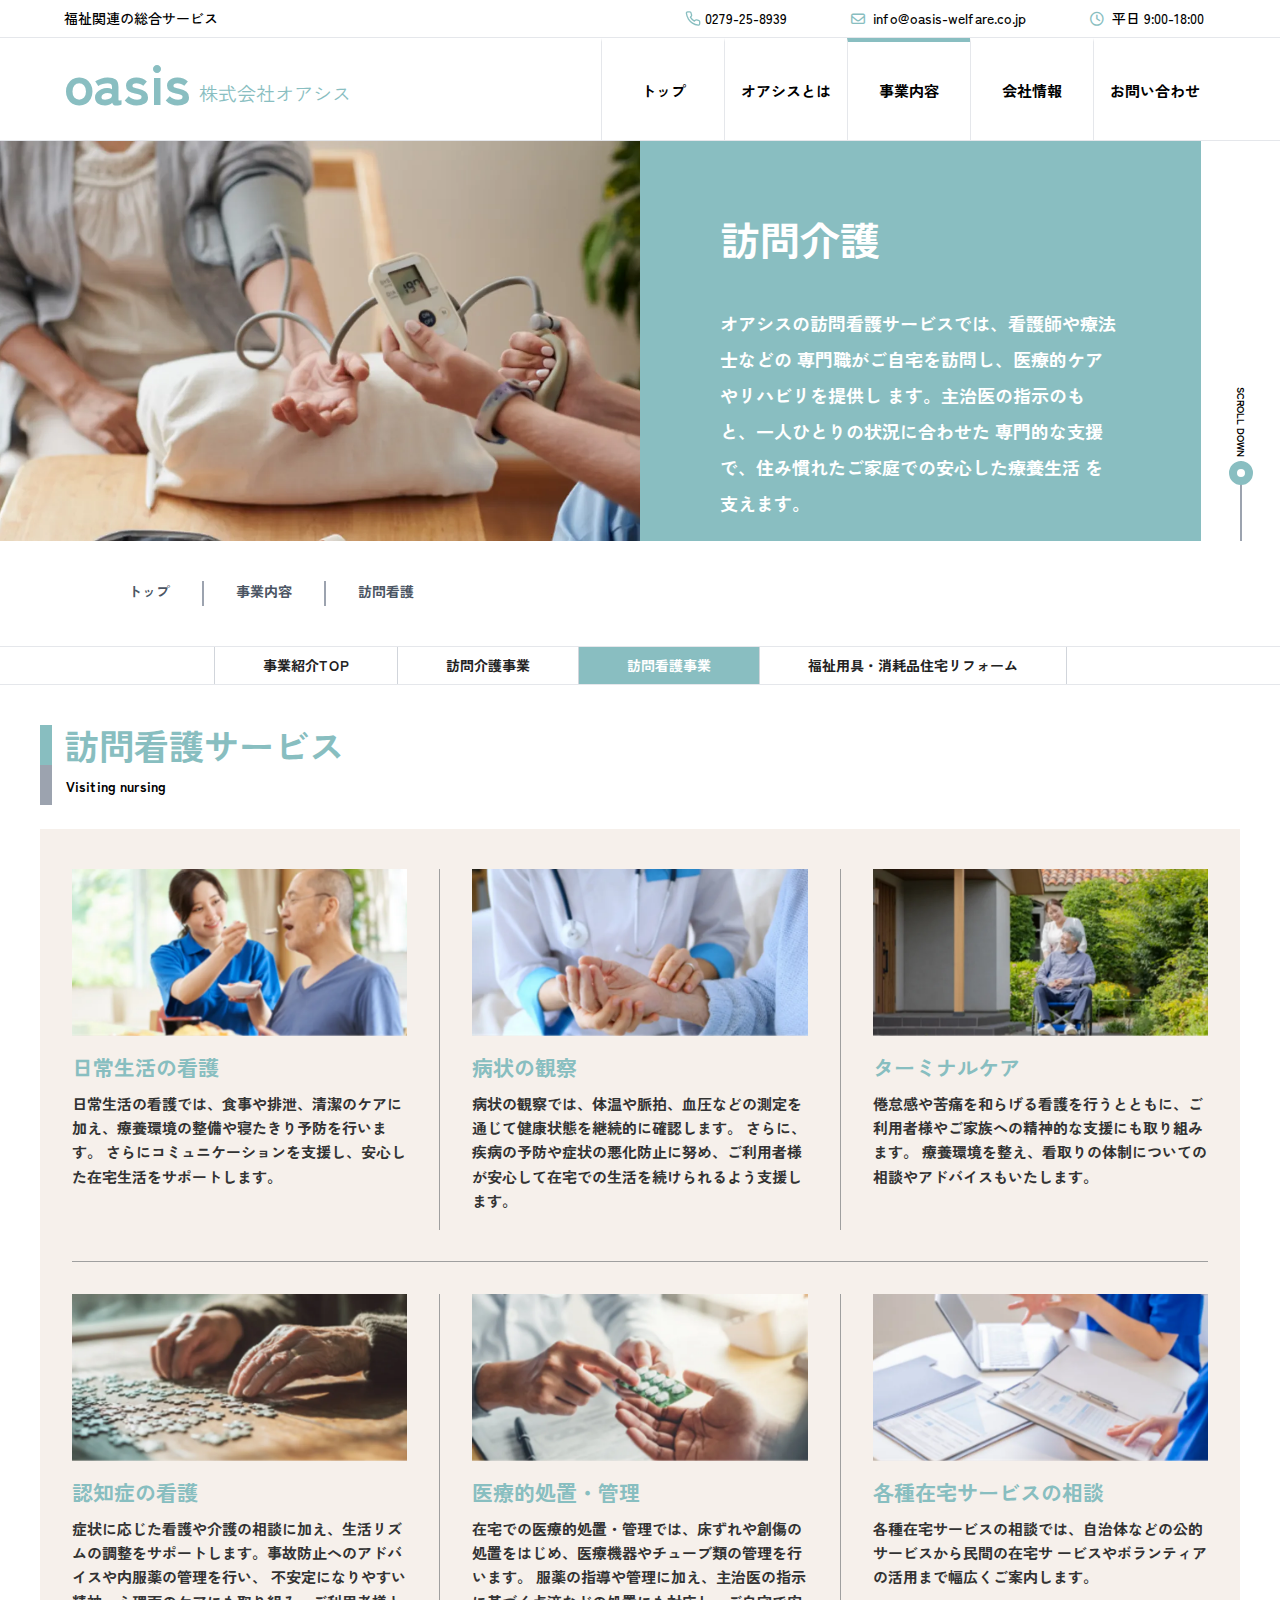
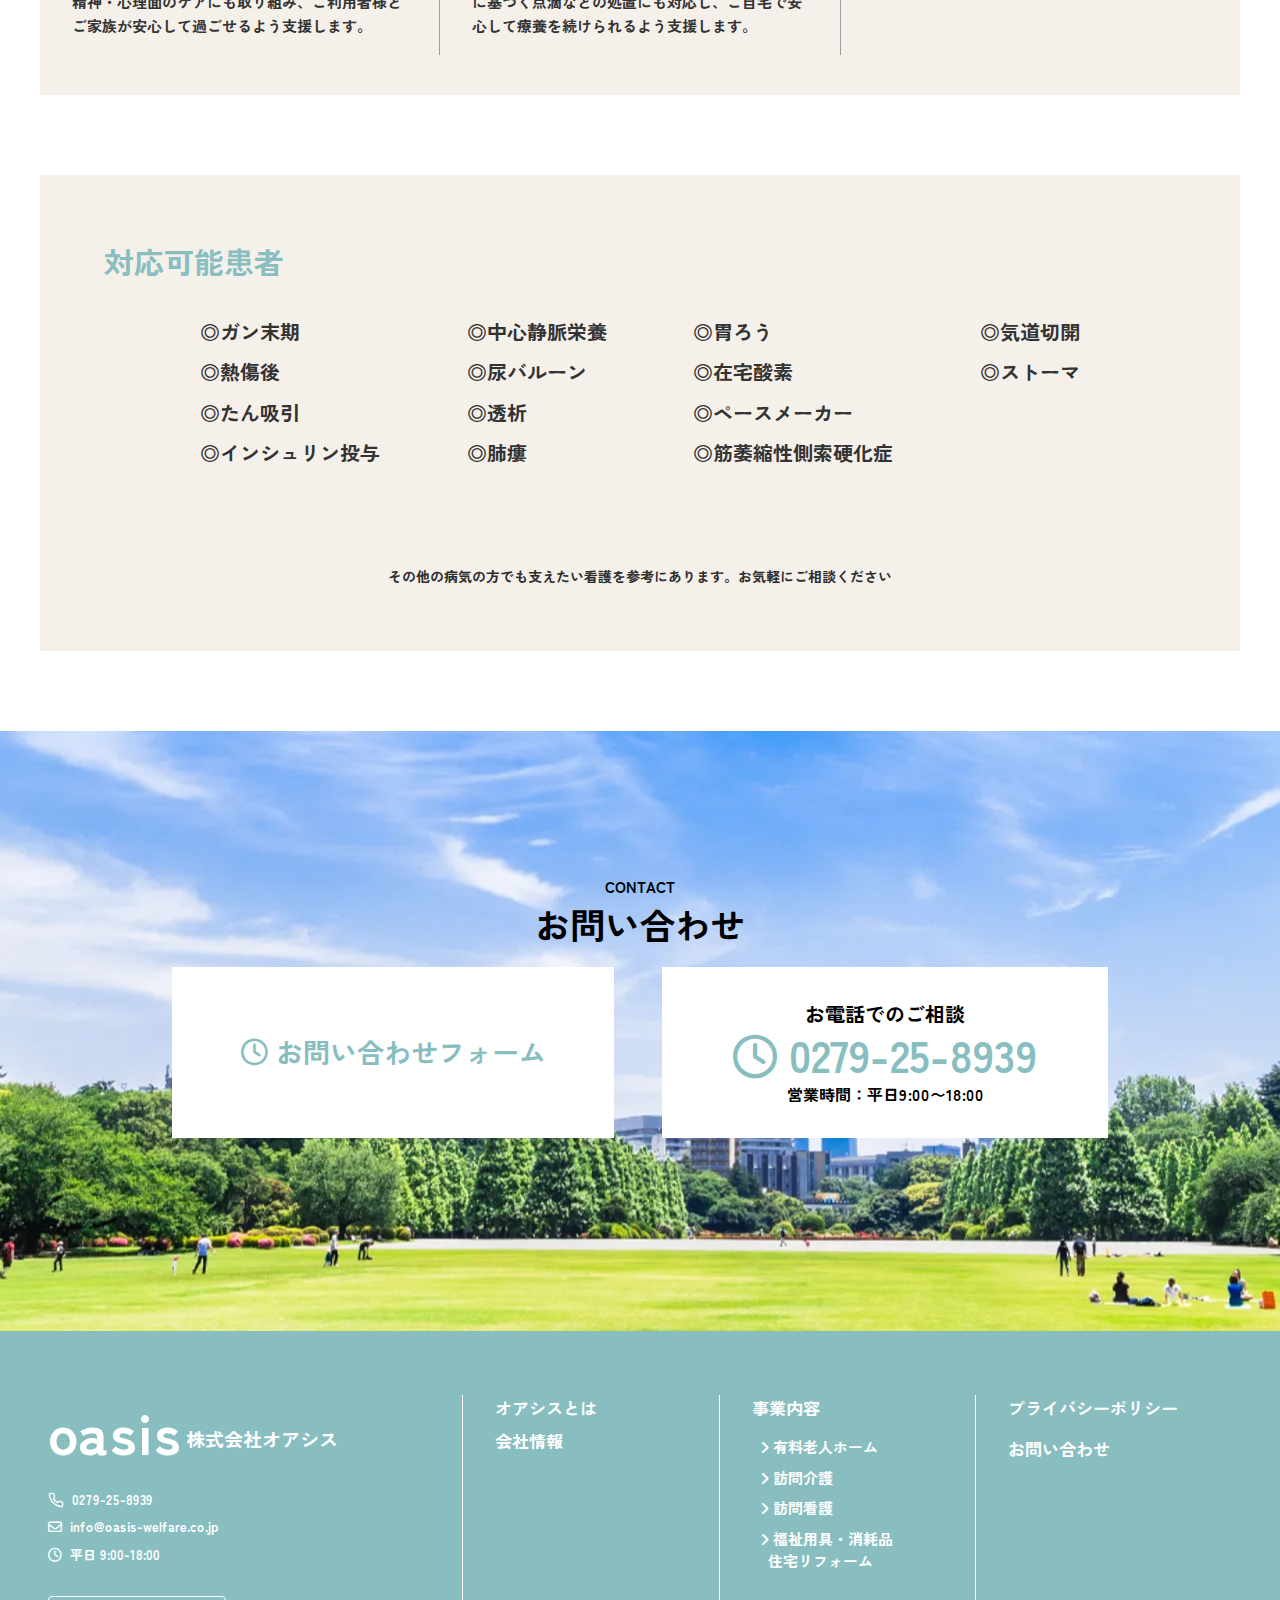
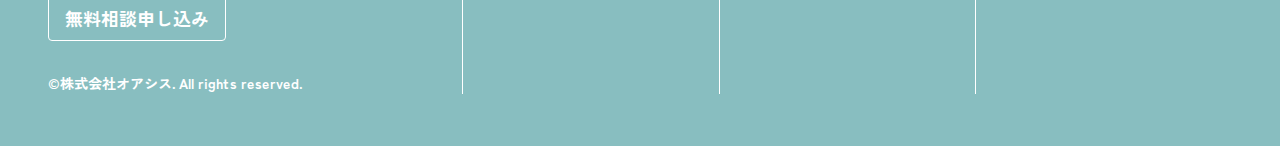
<file: business-2.html>
<!DOCTYPE html>
<html lang="en">

<head>
    <meta charset="UTF-8">
    <meta name="viewport" content="width=device-width, initial-scale=1.0">
    <title>Oasis</title>

    <link href="https://fonts.googleapis.com/css2?family=Zen+Kaku+Gothic+New:wght@300;400;500;700&display=swap"
        rel="stylesheet">
    <link rel="stylesheet" href="https://cdnjs.cloudflare.com/ajax/libs/font-awesome/6.5.0/css/all.min.css" />

    <link rel="icon" type="image/png" href="assets/images/favicon.png" />

    <link href="assets/css/swiper.css" rel="stylesheet" />
    <link href="assets/css/font.css" rel="stylesheet" />
    <link href="assets/css/main.css" rel="stylesheet" />

    <script src="assets/css/tailwind.css"></script>

    <script src="assets/js/swiper-bundle.min.js"></script>
    <script src="assets/js/simpleParallax.min.js"></script>
    <script src="assets/js/main.js"></script>
</head>
<style>
    *,
    body {
        font-family: 'Zen Kaku Gothic New', sans-serif;
    }
</style>

<body>
    <header class="fixed w-full top-0 z-50 bg-white flex flex-col justify-center items-center">
        <div class="flex justify-center w-full border-b-[1px] border-gray-200 ">
            <div class="max-w-[1440px] w-full flex flex-row justify-between px-4 md:px-4 lg:px-12 xl:px-16 py-2">
                <a href="index.html">
                    <div class="font-medium text-[10px] md:text-[13px] lg:text-[14px]">
                        福祉関連の総合サービス
                    </div>
                    <div class="text-[#89bec1] text-[48px] block md:hidden font-bold -mt-4 -mb-3">
                        oasis
                    </div>
                </a>
                <div class="flex justify-between gap-3">
                    <div class="flex flex-col md:flex-row justify-center gap-2 md:gap-10 lg:gap-16">
                        <div class="flex text-[13px] md:text-[13px] lg:text-[14px] font-medium gap-1">
                            <svg class="w-[13px] md:w-[12px] lg:w-[16px] aspect-[1]" viewBox="0 0 24 24" fill="none"
                                stroke="#88bec0" stroke-width="2" stroke-linecap="round" stroke-linejoin="round">
                                <path
                                    d="M22 16.92v3a2 2 0 0 1-2.18 2 19.79 19.79 0 0 1-8.63-3.07 19.5 19.5 0 0 1-6-6A19.79 19.79 0 0 1 2.12 4.18 2 2 0 0 1 4.11 2h3a2 2 0 0 1 2 1.72 12.84 12.84 0 0 0 .7 2.81 2 2 0 0 1-.45 2.11L8.09 9.91a16 16 0 0 0 6 6l1.27-1.27a2 2 0 0 1 2.11-.45 12.84 12.84 0 0 0 2.81.7A2 2 0 0 1 22 16.92z" />
                            </svg>
                            <span>0279-25-8939</span>
                        </div>
                        <div class="hidden md:block md:text-[13px] lg:text-[14px] font-medium gap-1">
                            <i class="fa-regular fa-envelope text-[#88bec0]"></i>&nbsp;
                            <span>info@oasis-welfare.co.jp</span>
                        </div>
                        <div class="text-[12px] md:text-[13px] lg:text-[14px] font-medium">
                            <i class="fa-regular fa-clock text-[#88bec0]"></i>&nbsp;
                            <span>平日 9:00-18:00</span>
                        </div>
                    </div>
                    <div class="flex items-center">
                        <div id="hamburgerBtn"
                            class="relative flex justify-center md:hidden flex-col text-white w-[52px] h-[52px] rounded-full bg-[#89bec1]">
                            <div class="flex flex-col items-center gap-[5px] w-full">
                                <div class="h-[3px] w-[40%] bg-white"></div>
                                <div class="h-[3px] w-[40%] bg-white"></div>
                            </div>
                        </div>
                    </div>
                </div>
            </div>
        </div>
        <div class="flex justify-center w-full border-b-[1px] border-gray-200 ">
            <div class="max-w-[1440px] w-full flex flex-row justify-between md:px-4 lg:px-12 xl:px-16">
                <div class="w-full flex justify-between">
                    <!-- logo -->
                    <a href="index.html"
                        class="hidden md:flex w-2/7 items-end col-span-2 font-gothic text-[#89bec1] text-[14px] lg-[text-[15px] xl:text-[19px] gap-2 mb-4 cursor-pointer select-none">
                        <div class="text-[48px] md:text-[32px] lg:text-[36px] lg:text-[48px] xl:text-[57px] font-bold">
                            oasis
                        </div>
                        <div class=" mb-1 lg:mb-3 xl:mb-4">株式会社オアシス</div>
                    </a>

                    <!-- menu -->
                    <div class="hidden md:grid w-5/7 grid-cols-5">
                        <a href="index.html"
                            class="border-t-4 border-t-transparent hover:border-t-[#89bec1] px-4 border-l-[1px] border-gray-200 font-bold flex justify-center items-center cursor-pointer  duration-300">
                            <span class="text-[12px] lg:text-[15px]">トップ</span>
                        </a>
                        <a href="about.html"
                            class="border-t-4 border-t-transparent hover:border-t-[#89bec1] px-4 border-l-[1px] border-gray-200 font-bold flex justify-center items-center cursor-pointer  duration-300">
                            <span class="text-[12px] lg:text-[15px]">オアシスとは</span>
                        </a>
                        <div
                            class="border-t-4 border-t-[#89bec1] px-4 border-l-[1px] border-gray-200 font-bold flex justify-center items-center cursor-pointer  duration-300">
                            <span class="text-[12px] lg:text-[15px]">事業内容</span>
                        </div>
                        <a href="company.html"
                            class="border-t-4 border-t-transparent hover:border-t-[#89bec1] px-4 border-l-[1px] border-gray-200 font-bold flex justify-center items-center cursor-pointer  duration-300">
                            <span class="text-[12px] lg:text-[15px]">会社情報</span>
                        </a>
                        <a href="contact.html"
                            class="border-t-4 border-t-transparent hover:border-t-[#89bec1] px-4 border-l-[1px] border-gray-200 font-bold flex justify-center items-center cursor-pointer  duration-300">
                            <span class="text-[12px] lg:text-[15px]">お問い合わせ</span>
                        </a>
                    </div>
                </div>
            </div>
        </div>
    </header>
    <div id="temp-header" class="h-[77px] md:h-[101.5px] lg:h-[127px] xl:h-[140.5px]"></div>
    <section class="flex flex-col md:flex-row md:max-h-[400px] lg:h-[350px] xl:h-[400px]">
        <div class="w-full md:w-1/2 h-[290px] md:h-[300px] lg:h-[350px] xl:h-full max-h-[400px] relative">
            <img class="w-full h-full object-cover absolute inset-0" src="assets/images/fv-visiting-nurse.webp">
            <h1>株式会社オアシス｜福祉用具の販売・貸与や訪問介護・看護</h1>
        </div>
        <div
            class="w-full md:w-1/2 h-[290px] md:h-[300px] lg:h-[350px] xl:h-full max-h-[400px]  flex flex-row bg-[#89bec1]">
            <div class="w-full flex flex-col p-6  md:p-8 lg:py-12 xl:py-16 lg:px-12 xl:px-20 2xl:px-40 gap-4 lg:gap-6">
                <h1 class="text-white text-left font-bold text-[33px] lg:text-[36px] xl:text-[40px] leading-[1.7]">
                    訪問介護
                </h1>
                <p class="text-white font-bold text-[14px] lg:text-[15px] xl:text-[18px] pt-2 leading-[2]">
                    オアシスの訪問看護サービスでは、看護師や療法士などの
                    専門職がご自宅を訪問し、医療的ケアやリハビリを提供し
                    ます。主治医の指示のもと、一人ひとりの状況に合わせた
                    専門的な支援で、住み慣れたご家庭での安心した療養生活
                    を支えます。
                </p>
            </div>
            <div
                class="relative md:w-[36px] lg:w-[80px] xl:w-[95px] bg-[#89bec1] md:bg-white flex justify-center items-end">
                <div
                    class="absolute w-[45px] px-2 flex flex-col items-center space-y-1 z-40 right-1 md:-right-[5px] lg:right-[10px] xl:right-4">
                    <p class="[writing-mode:vertical-rl] text-[8px] md:text-[10px] font-bold">SCROLL DOWN</p>
                    <div id="scroll-line" class="relative w-[2px] h-[80px] md:mr-[2px] bg-gray-400">
                        <div id="scroll-circle"
                            class="absolute top-0 left-1/2 -translate-x-1/2 w-6 h-6 rounded-full bg-white border-[8px] border-[#89bec1] scroll-circle transition-transform duration-200 ease-linear">
                        </div>
                    </div>
                </div>
            </div>
        </div>
    </section>

    <section class="w-full bg-white border-gray-200 pt-3 px-8 md:px-12 lg:px-16 xl:px-32 pb-10 md:py-2 lg:py-3 xl:py-6">
        <div class="max-w-[1200px] w-full mx-auto flex flex-row items-center py-4">
            <nav class="flex items-start lg:space-x-8 space-x-4 text-[15px]">
                <a href="index.html"
                    class="text-gray-600 font-bold text-[10px] md:text-[12px] xl:text-[14px] hover:text-[#88BEC0]">トップ</a>
                <span class="w-[2px] h-[15px] md:h-[17px] lg:h-[22px] xl:h-[25px] bg-gray-400"></span>
                <span class="text-gray-600 font-bold text-[10px] md:text-[12px] xl:text-[14px]">事業内容</span>
                <span class="w-[2px] h-[15px] md:h-[17px] lg:h-[22px] xl:h-[25px] bg-gray-400"></span>
                <span class="text-gray-600 font-bold text-[10px] md:text-[12px] xl:text-[14px]">訪問看護</span>
            </nav>
        </div>
    </section>

    <section class="w-full flex justify-center items-center border-y border-gray-200">
        <div class="w-full max-w-[1000px] flex justify-center items-center">
            <div id="filterTabs" class="flex flex-col md:flex-row w-full justify-center items-center">
                <div class="w-full md:w-auto flex items-center justify-center h-[64px] md:h-auto">
                    <a href="business.html"
                        class="w-full md:w-auto filter-tab flex items-center justify-center border-l-[1px] border-gray-300 text-[#222] text-center px-4 md:px-5 lg:px-12 py-2 h-full text-[13px] md:text-[12px] xl:text-[14px] cursor-pointer font-bold whitespace-nowrap transition-colors duration-300 select-none select-none"
                        data-filter="all">
                        事業紹介TOP
                    </a>
                    <a href="business-1.html"
                        class="w-full md:w-auto filter-tab flex items-center justify-center border-r-[1px] md:border-r-0 border-l-[1px] border-gray-300 text-[#222] text-center px-4 md:px-5 lg:px-12 py-2 h-full text-[13px] md:text-[12px] xl:text-[14px] cursor-pointer font-bold whitespace-nowrap transition-colors duration-300 select-none"
                        data-filter="kokusai">
                        訪問介護事業
                    </a>
                </div>
                <div class="w-full md:w-auto flex items-center justify-center h-[64px] md:h-auto">
                    <div href="business-2.html"
                        class="w-full md:w-auto filter-tab flex items-center justify-center border-l-[1px] border-t-[1px] md:border-t-0 border-gray-300 text-white text-center px-4 md:px-5 lg:px-12 py-2 h-full text-[13px] md:text-[12px] xl:text-[14px] bg-[#89bec1] cursor-pointer font-bold whitespace-nowrap transition-colors duration-300 select-none"
                        data-filter="japan">
                        訪問看護事業
                    </div>
                    <a href="business-3.html"
                        class="w-full md:w-auto filter-tab flex items-center justify-center border-x-[1px] border-t-[1px] md:border-t-0 border-gray-300 text-[#222] text-center px-4 md:px-5 lg:px-12 py-2 h-full text-[13px] md:text-[12px] xl:text-[14px] cursor-pointer font-bold whitespace-nowrap transition-colors duration-300 select-none"
                        data-filter="group">
                        福祉用具<span class="hidden md:inline">・</span><br class="md:hidden"> 消耗品住宅リフォーム
                    </a>
                </div>
            </div>
        </div>
    </section>

    <section class="w-full flex justify-center py-10">
        <div class="w-full max-w-[1200px] flex flex-col justify-center gap-6 md:px-12 lg:px-16 xl:px-0">
            <div class="flex flex-col items-start px-6 md:px-0 pb-12 md:pb-0">
                <div class="flex flex-row items-center">
                    <div class="w-3 h-[40px] bg-[#88BEC0] mr-3"></div>
                    <span
                        class="text-[#88BEC0] text-[25px] md:text-[28px] lg:text-[32px] xl:text-[35px] font-bold leading-none">
                        訪問看護サービス
                    </span>
                </div>
                <div class="flex flex-row items-center">
                    <div class="w-3 h-[40px] bg-gray-400 mr-3 font-bold"></div>
                    <span class="text-[14px] text-black font-bold mt-1 ml-[2px]">Visiting nursing</span>
                </div>
            </div>
            <div class="bg-[#f6f0eb] py-6 md:py-10 px-8 md:px-0">
                <div
                    class="w-full grid grid-cols-1 md:grid-cols-2 xl:grid-cols-3 gap-y-[1px] md:gap-y-0 gap-x-[1px] bg-[#9F9F9F]">
                    <div class="col-span-1 w-full md:px-8 pb-4 pt-8 md:py-0 bg-[#f6f0eb]">
                        <div class="flex flex-col h-full">
                            <img src="assets/images/everyday-nursing.webp" alt="日常生活の看護"
                                class="w-full aspect-[2] object-cover">
                            <div class="py-4 flex flex-col h-full">
                                <h4 class="text-[#88BEC0] text-[21px] font-bold mb-2">
                                    日常生活の看護
                                </h4>
                                <p class="text-[#333] text-[14px] md:text-[15px] leading-relaxed font-bold">
                                    日常生活の看護では、食事や排泄、清潔のケアに加え、療養環境の整備や寝たきり予防を行います。
                                    さらにコミュニケーションを支援し、安心した在宅生活をサポートします。
                                </p>
                            </div>
                        </div>
                    </div>
                    <div class="col-span-1 w-full md:px-8 pb-4 pt-8 md:py-0 bg-[#f6f0eb]">
                        <div class="flex flex-col h-full">
                            <img src="assets/images/symptoms.webp" alt="病状の観察" class="w-full aspect-[2] object-cover">
                            <div class="py-4 flex flex-col h-full">
                                <h4 class="text-[#88BEC0] text-[21px] font-bold mb-2">
                                    病状の観察
                                </h4>
                                <p class="text-[#333] text-[14px] md:text-[15px] leading-relaxed font-bold">
                                    病状の観察では、体温や脈拍、血圧などの測定を通じて健康状態を継続的に確認します。
                                    さらに、疾病の予防や症状の悪化防止に努め、ご利用者様が安心して在宅での生活を続けられるよう支援します。
                                </p>
                            </div>
                        </div>
                    </div>
                    <div
                        class="hidden md:flex xl:hidden col-span-2 h-16 justify-center items-center col-span-1 w-full px-8 bg-[#f6f0eb]">
                        <div class="w-full h-[1px] bg-[#9F9F9F]"></div>
                    </div>
                    <div class="col-span-1 w-full md:px-8 pb-4 pt-8 md:py-0 bg-[#f6f0eb]">
                        <div class="flex flex-col h-full">
                            <img src="assets/images/terminal-care.webp" alt="ターミナルケア"
                                class="w-full aspect-[2] object-cover">
                            <div class="py-4 flex flex-col h-full">
                                <h4 class="text-[#88BEC0] text-[21px] font-bold mb-2">
                                    ターミナルケア</h4>
                                <p class="text-[#333] text-[14px] md:text-[15px] leading-relaxed font-bold">
                                    倦怠感や苦痛を和らげる看護を行うとともに、ご利用者様やご家族への精神的な支援にも取り組みます。
                                    療養環境を整え、看取りの体制についての相談やアドバイスもいたします。
                                </p>
                            </div>
                        </div>
                    </div>
                    <div
                        class="hidden xl:flex col-span-3 h-16 justify-center items-center col-span-1 w-full px-8 bg-[#f6f0eb]">
                        <div class="w-full h-[1px] bg-[#9F9F9F]"></div>
                    </div>
                    <div class="col-span-1 w-full md:px-8 pb-4 pt-8 md:py-0 bg-[#f6f0eb]">
                        <div class="flex flex-col h-full">
                            <img src="assets/images/dementia.webp" alt="日常生活の看護" class="w-full aspect-[2] object-cover">
                            <div class="py-4 flex flex-col h-full">
                                <h4 class="text-[#88BEC0] text-[21px] font-bold mb-2">
                                    認知症の看護
                                </h4>
                                <p class="text-[#333] text-[14px] md:text-[15px] leading-relaxed font-bold">
                                    症状に応じた看護や介護の相談に加え、生活リズムの調整をサポートします。事故防止へのアドバイスや内服薬の管理を行い、
                                    不安定になりやすい精神・心理面のケアにも取り組み、ご利用者様とご家族が安心して過ごせるよう支援します。
                                </p>
                            </div>
                        </div>
                    </div>
                    <div
                        class="hidden md:flex xl:hidden col-span-2 h-16 justify-center items-center col-span-1 w-full px-8 bg-[#f6f0eb]">
                        <div class="w-full h-[1px] bg-[#9F9F9F]"></div>
                    </div>
                    <div class="col-span-1 w-full md:px-8 pb-4 pt-8 md:py-0 bg-[#f6f0eb]">
                        <div class="flex flex-col h-full">
                            <img src="assets/images/medical.webp" alt="病状の観察" class="w-full aspect-[2] object-cover">
                            <div class="py-4 flex flex-col h-full">
                                <h4 class="text-[#88BEC0] text-[21px] font-bold mb-2">
                                    医療的処置・管理
                                </h4>
                                <p class="text-[#333] text-[14px] md:text-[15px] leading-relaxed font-bold">
                                    在宅での医療的処置・管理では、床ずれや創傷の処置をはじめ、医療機器やチューブ類の管理を行います。
                                    服薬の指導や管理に加え、主治医の指示に基づく点滴などの処置にも対応し、ご自宅で安心して療養を続けられるよう支援します。
                                </p>
                            </div>
                        </div>
                    </div>

                    <div class="col-span-1 w-full md:px-8 pb-4 pt-8 md:py-0 bg-[#f6f0eb]">
                        <div class="flex flex-col h-full">
                            <img src="assets/images/consultation.webp" alt="相談窓口"
                                class="w-full aspect-[2] object-cover">
                            <div class="py-4 flex flex-col h-full">
                                <h4 class="text-[#88BEC0] text-[21px] font-bold mb-2">
                                    各種在宅サービスの相談
                                </h4>
                                <p class="text-[#333] text-[14px] md:text-[15px] leading-relaxed font-bold">
                                    各種在宅サービスの相談では、自治体などの公的サービスから民間の在宅サ
                                    ービスやボランティアの活用まで幅広くご案内します。
                                </p>
                            </div>
                        </div>
                    </div>
                </div>
            </div>
        </div>
    </section>

    <section class="w-full flex justify-center pb-10 md:pb-20 md:py-10">
        <div class="max-w-[1200px] w-full bg-[#f6f0eb] px-6 py-16 md:p-16 flex flex-col gap-8">
            <h3 class="text-[#88BEC0] text-[22px] md:text-[28px] lg:text-[28px] xl:text-[30px] font-bold">対応可能患者</h3>
            <div class="w-full flex flex-col md:flex-row md:justify-between gap-2 md:gap-4 md:px-8 lg:px-16 xl:px-24">
                <ul
                    class="text-[#333] text-[20px] md:text-[16px] lg:text-[18px] xl:text-[20px] font-bold leading-relaxed space-y-2">
                    <li>◎ガン末期</li>
                    <li>◎熱傷後</li>
                    <li>◎たん吸引</li>
                    <li>◎インシュリン投与</li>
                </ul>
                <ul
                    class="text-[#333] text-[20px] md:text-[16px] lg:text-[18px] xl:text-[20px] font-bold leading-relaxed space-y-2">
                    <li>◎中心静脈栄養</li>
                    <li>◎尿バルーン</li>
                    <li>◎透析</li>
                    <li>◎肺瘻</li>
                </ul>
                <ul
                    class="text-[#333] text-[20px] md:text-[16px] lg:text-[18px] xl:text-[20px] font-bold leading-relaxed space-y-2">
                    <li>◎胃ろう</li>
                    <li>◎在宅酸素</li>
                    <li>◎ペースメーカー</li>
                    <li>◎筋萎縮性側索硬化症</li>
                </ul>
                <ul
                    class="text-[#333] text-[20px] md:text-[16px] lg:text-[18px] xl:text-[20px] font-bold leading-relaxed space-y-2">
                    <li>◎気道切開</li>
                    <li>◎ストーマ</li>
                </ul>
            </div>
            <p class="md:pt-8 lg:pt-16 text-[#2d2d2d] text-[14px] md:text-center font-bold">
                その他の病気の方でも支えたい看護を参考にあります。お気軽にご相談ください</p>
        </div>
    </section>

    <div id="menu_modal"
        class="w-full fixed inset-0 z-40 flex bg-[#033939cc] transition-all duration-700 ease-in-out pointer-events-none opacity-0 pt-[77px]">
        <div class="relative w-full h-full flex flex-col px-8 py-10 bg-[#81BCBE] overflow-auto">
            <div class="w-full flex flex-col-reverse md:flex-row">
                <div class="w-full md:w-[35%] flex">
                    <div class="w-full flex flex-col-reverse md:flex-col gap-4 min-w-[220px]">
                        <div
                            class="md:hidden block lg text-[14px] md:text-[10px] xl:text-[14px] text-center text-white font-bold">
                            ©株式会社オアシス. All rights reserved.</div>
                        <a href="index.html" class="w-full flex flex-col md:flex-row items-center md:items-end gap-1">
                            <span
                                class="text-white font-bold text-[57px] md:text-[40px] lg:text-[57px] leading-tight tracking-wide">oasis</span>
                            <span
                                class="text-white text-[19px] md:text-[14px] lg:text-[19px] font-bold pb-3">株式会社オアシス</span>
                        </a>
                        <div class="flex flex-col gap-2 text-white text-[13px] mt-2">
                            <div class="flex items-center font-bold gap-2">
                                <svg class="w-[16px] md:w-[12px] lg:w-[16px] aspect-[1]" viewBox="0 0 24 24" fill="none"
                                    stroke="white" stroke-width="2" stroke-linecap="round" stroke-linejoin="round">
                                    <path
                                        d="M22 16.92v3a2 2 0 0 1-2.18 2 19.79 19.79 0 0 1-8.63-3.07 19.5 19.5 0 0 1-6-6A19.79 19.79 0 0 1 2.12 4.18 2 2 0 0 1 4.11 2h3a2 2 0 0 1 2 1.72 12.84 12.84 0 0 0 .7 2.81 2 2 0 0 1-.45 2.11L8.09 9.91a16 16 0 0 0 6 6l1.27-1.27a2 2 0 0 1 2.11-.45 12.84 12.84 0 0 0 2.81.7A2 2 0 0 1 22 16.92z" />
                                </svg>
                                <span>0279-25-8939</span>
                            </div>
                            <div class="flex items-center font-bold gap-2">
                                <i
                                    class="fa-regular fa-envelope text-white text-[14px] md:text-[10px] lg:text-[14px]"></i>
                                <span>info@oasis-welfare.co.jp</span>
                            </div>
                            <div class="flex items-center font-bold gap-2">
                                <i class="fa-regular fa-clock text-white text-[14px] md:text-[10px] lg:text-[14px]"></i>
                                <span>平日 9:00-18:00</span>
                            </div>
                        </div>
                        <div class="w-full flex justify-center md:justify-start">
                            <a href="#"
                                class="mt-4 w-fit px-4 py-2 border border-white rounded text-white text-[18px] md:text-[13px] lg:text-[18px] font-bold hover:bg-white hover:text-[#85babc] duration-200 transition-all">
                                無料相談申し込み
                            </a>
                        </div>
                        <span
                            class="hidden md:block mt-4 lg text-[14px] md:text-[10px] xl:text-[14px] text-white font-bold">
                            ©株式会社オアシス. All rights reserved.
                        </span>
                    </div>
                </div>
                <div class="w-full md:w-[65%] flex flex-col md:flex-row gap-8 ">
                    <div
                        class="w-full md:w-1/3 flex flex-col gap-2 border-l-[1px] border-white pl-6 md:pl-3 xl:pl-8 min-w-[140px]">
                        <a href="about.html"
                            class="text-white font-bold text-[21px] md:text-[12px] lg:text-[17px] hover:underline">オアシスとは</a>
                        <a href="company.html"
                            class="text-white font-bold text-[21px] md:text-[12px] lg:text-[17px] hover:underline">会社情報</a>
                    </div>
                    <div
                        class="w-full md:w-1/3 flex flex-col gap-2 border-l-[1px] border-white pl-6 md:pl-3 xl:pl-8 min-w-[180px]">
                        <span
                            class="text-white font-semibold text-[21px] md:text-[12px] lg:text-[17px] mb-2">事業内容</span>
                        <a href="business.html"
                            class="text-white text-[18px] md:text-[11px] lg:text-[15px] pl-2 font-bold hover:underline">
                            <i class="fa-solid fa-angle-right"></i>
                            有料老人ホーム
                        </a>
                        <a href="business-1.html"
                            class="text-white text-[18px] md:text-[11px] lg:text-[15px] pl-2 font-bold hover:underline">
                            <i class="fa-solid fa-angle-right"></i>
                            訪問介護
                        </a>
                        <a href="business-2.html"
                            class="text-white text-[18px] md:text-[11px] lg:text-[15px] pl-2 font-bold hover:underline">
                            <i class="fa-solid fa-angle-right"></i>
                            訪問看護
                        </a>
                         <a href="business-3.html"
                            class="text-white text-[18px] md:text-[11px] lg:text-[15px] pl-2 font-bold hover:underline">
                            <i class="fa-solid fa-angle-right"></i>
                            福祉用具・消耗品<br> &nbsp; 住宅リフォーム
                        </a>
                    </div>
                    <div
                        class="w-full md:w-1/3 flex flex-col gap-2 border-l-[1px] border-white pl-6 md:pl-3 xl:pl-8 min-w-[150px]">
                        <a href="policy.html"
                            class="text-white text-[21px] md:text-[12px] lg:text-[17px] font-bold mb-2 hover:underline">プライバシーポリシー</a>
                        <a href="contact.html"
                            class="text-white text-[21px] md:text-[12px] lg:text-[17px] font-bold hover:underline">お問い合わせ</a>
                    </div>
                </div>
            </div>
        </div>
    </div>

    <section class="w-full">
        <div
            class="flex justify-center items-center gap-20 max-h-[600px] h-[480px] md:h-full xl:h-[600px] md:py-28 lg:py-32 xl:py-40 bg-[url('assets/images/bg_contact.webp')] bg-center">
            <div class="flex flex-col w-full md:w-[720px] lg:w-[800px] xl:w-full max-w-[1000px] gap-4 px-8 pb-12">
                <div class="flex flex-col">
                    <p class="font-bold text-center text-[16px] md:text-[15px]">CONTACT</p>
                    <h2 class="font-bold text-center text-[28px] md:text-[24px] lg:text-[32px]  xl:text-[35px]">お問い合わせ
                    </h2>
                </div>
                <div class="flex flex-col md:flex-row w-full gap-3 md:gap-4 lg:gap-8 xl:gap-12">
                    <a href="contact.html"
                        class="w-full h-[109px] md:h-auto md:w-1/2 flex justify-center items-center text-[17px] md:text-[20px] lg:text-[24px] xl:text-[27px] font-bold bg-white text-[#88bec0] cursor-pointer gap-2 hover:text-white hover:bg-[#88bec0] duration-300 select-none">
                        <i class="fa-regular fa-clock"></i>
                        お問い合わせフォーム
                    </a>
                    <div
                        class="w-full h-[109px] md:h-full md:w-1/2 flex flex-col justify-center items-center bg-white p-2 xl:p-8 hover:bg-[#88bec0] duration-300 group select-none">
                        <h2 class="text-[13px] md:text-[12px] lg:text-[16px] xl:text-[20px] font-bold">お電話でのご相談 </h2>
                        <div
                            class="text-[#88bec0] text-[28px] md:text-[28px] lg:text-[36px] xl:text-[44px] font-bold gap-2 -my-2 group-hover:text-white cursor-pointer duration-300">
                            <i class="fa-regular fa-clock"></i>
                            0279-25-8939
                        </div>
                        <p
                            class="hidden md:block text-[10px] md:text-[10px] lg:text-[14px] xl:text-[16px] font-bold pt-[3px]">
                            営業時間：平日9:00〜18:00
                        </p>
                    </div>
                </div>
            </div>
        </div>
    </section>

    <footer class="w-full bg-[#88bec0] py-16 md:max-h-[415px]">
        <div
            class="max-w-[1440px] w-full md:w-[700px] lg:w-full mx-auto px-12 md:px-4 lg:px-12 flex flex-col md:flex-row items-start gap-8">
            <div class="w-full flex flex-col-reverse md:flex-row">
                <div class="w-full md:w-[35%] flex">
                    <div class="w-full flex flex-col-reverse md:flex-col gap-4 min-w-[220px]">
                        <div
                            class="md:hidden block lg text-[14px] md:text-[10px] xl:text-[14px] text-center text-white font-bold">
                            ©株式会社オアシス. All rights reserved.</div>
                        <a href="index.html" class="w-full flex flex-col md:flex-row items-center md:items-end gap-1">
                            <span
                                class="text-white font-bold text-[57px] md:text-[40px] lg:text-[57px] leading-tight tracking-wide">oasis</span>
                            <span
                                class="text-white text-[19px] md:text-[14px] lg:text-[19px] font-bold pb-3">株式会社オアシス</span>
                        </a>
                        <div class="flex flex-col gap-2 text-white text-[13px] mt-2">
                            <div class="flex items-center font-bold gap-2">
                                <svg class="w-[16px] md:w-[12px] lg:w-[16px] aspect-[1]" viewBox="0 0 24 24" fill="none"
                                    stroke="white" stroke-width="2" stroke-linecap="round" stroke-linejoin="round">
                                    <path
                                        d="M22 16.92v3a2 2 0 0 1-2.18 2 19.79 19.79 0 0 1-8.63-3.07 19.5 19.5 0 0 1-6-6A19.79 19.79 0 0 1 2.12 4.18 2 2 0 0 1 4.11 2h3a2 2 0 0 1 2 1.72 12.84 12.84 0 0 0 .7 2.81 2 2 0 0 1-.45 2.11L8.09 9.91a16 16 0 0 0 6 6l1.27-1.27a2 2 0 0 1 2.11-.45 12.84 12.84 0 0 0 2.81.7A2 2 0 0 1 22 16.92z" />
                                </svg>
                                <span>0279-25-8939</span>
                            </div>
                            <div class="flex items-center font-bold gap-2">
                                <i
                                    class="fa-regular fa-envelope text-white text-[14px] md:text-[10px] lg:text-[14px]"></i>
                                <span>info@oasis-welfare.co.jp</span>
                            </div>
                            <div class="flex items-center font-bold gap-2">
                                <i class="fa-regular fa-clock text-white text-[14px] md:text-[10px] lg:text-[14px]"></i>
                                <span>平日 9:00-18:00</span>
                            </div>
                        </div>
                        <div class="w-full flex justify-center md:justify-start">
                            <a href="#"
                                class="mt-4 w-fit px-4 py-2 border border-white rounded text-white text-[18px] md:text-[13px] lg:text-[18px] font-bold hover:bg-white hover:text-[#85babc] duration-200 transition-all">
                                無料相談申し込み
                            </a>
                        </div>
                        <span
                            class="hidden md:block mt-4 lg text-[14px] md:text-[10px] xl:text-[14px] text-white font-bold">
                            ©株式会社オアシス. All rights reserved.
                        </span>
                    </div>
                </div>
                <div class="w-full md:w-[65%] flex flex-col md:flex-row gap-8 md:gap-0">
                    <div
                        class="w-full md:w-1/3 flex flex-col gap-2 border-l-[1px] border-white pl-6 md:pl-3 xl:pl-8 min-w-[140px]">
                        <a href="about.html"
                            class="text-white font-bold text-[21px] md:text-[12px] lg:text-[17px] hover:underline">オアシスとは</a>
                        <a href="company.html"
                            class="text-white font-bold text-[21px] md:text-[12px] lg:text-[17px] hover:underline">会社情報</a>
                    </div>
                    <div
                        class="w-full md:w-1/3 flex flex-col gap-2 border-l-[1px] border-white pl-6 md:pl-3 xl:pl-8 min-w-[180px]">
                        <span
                            class="text-white font-semibold text-[21px] md:text-[12px] lg:text-[17px] mb-2">事業内容</span>
                        <a href="business.html"
                            class="text-white text-[18px] md:text-[11px] lg:text-[15px] pl-2 font-bold hover:underline">
                            <i class="fa-solid fa-angle-right"></i>
                            有料老人ホーム
                        </a>
                        <a href="business-1.html"
                            class="text-white text-[18px] md:text-[11px] lg:text-[15px] pl-2 font-bold hover:underline">
                            <i class="fa-solid fa-angle-right"></i>
                            訪問介護
                        </a>
                        <a href="business-2.html"
                            class="text-white text-[18px] md:text-[11px] lg:text-[15px] pl-2 font-bold hover:underline">
                            <i class="fa-solid fa-angle-right"></i>
                            訪問看護
                        </a>
                        <a href="business-3.html"
                            class="text-white text-[18px] md:text-[11px] lg:text-[15px] pl-2 font-bold hover:underline">
                            <i class="fa-solid fa-angle-right"></i>
                            福祉用具・消耗品<br> &nbsp; 住宅リフォーム
                        </a>
                    </div>
                    <div
                        class="w-full md:w-1/3 flex flex-col gap-2 border-l-[1px] border-white pl-6 md:pl-3 xl:pl-8 min-w-[150px]">
                        <a href="policy.html"
                            class="text-white text-[21px] md:text-[12px] lg:text-[17px] font-bold mb-2 hover:underline">プライバシーポリシー</a>
                        <a href="contact.html"
                            class="text-white text-[21px] md:text-[12px] lg:text-[17px] font-bold hover:underline">お問い合わせ</a>
                    </div>
                </div>
            </div>
        </div>
    </footer>

</body>

</html>
</file>
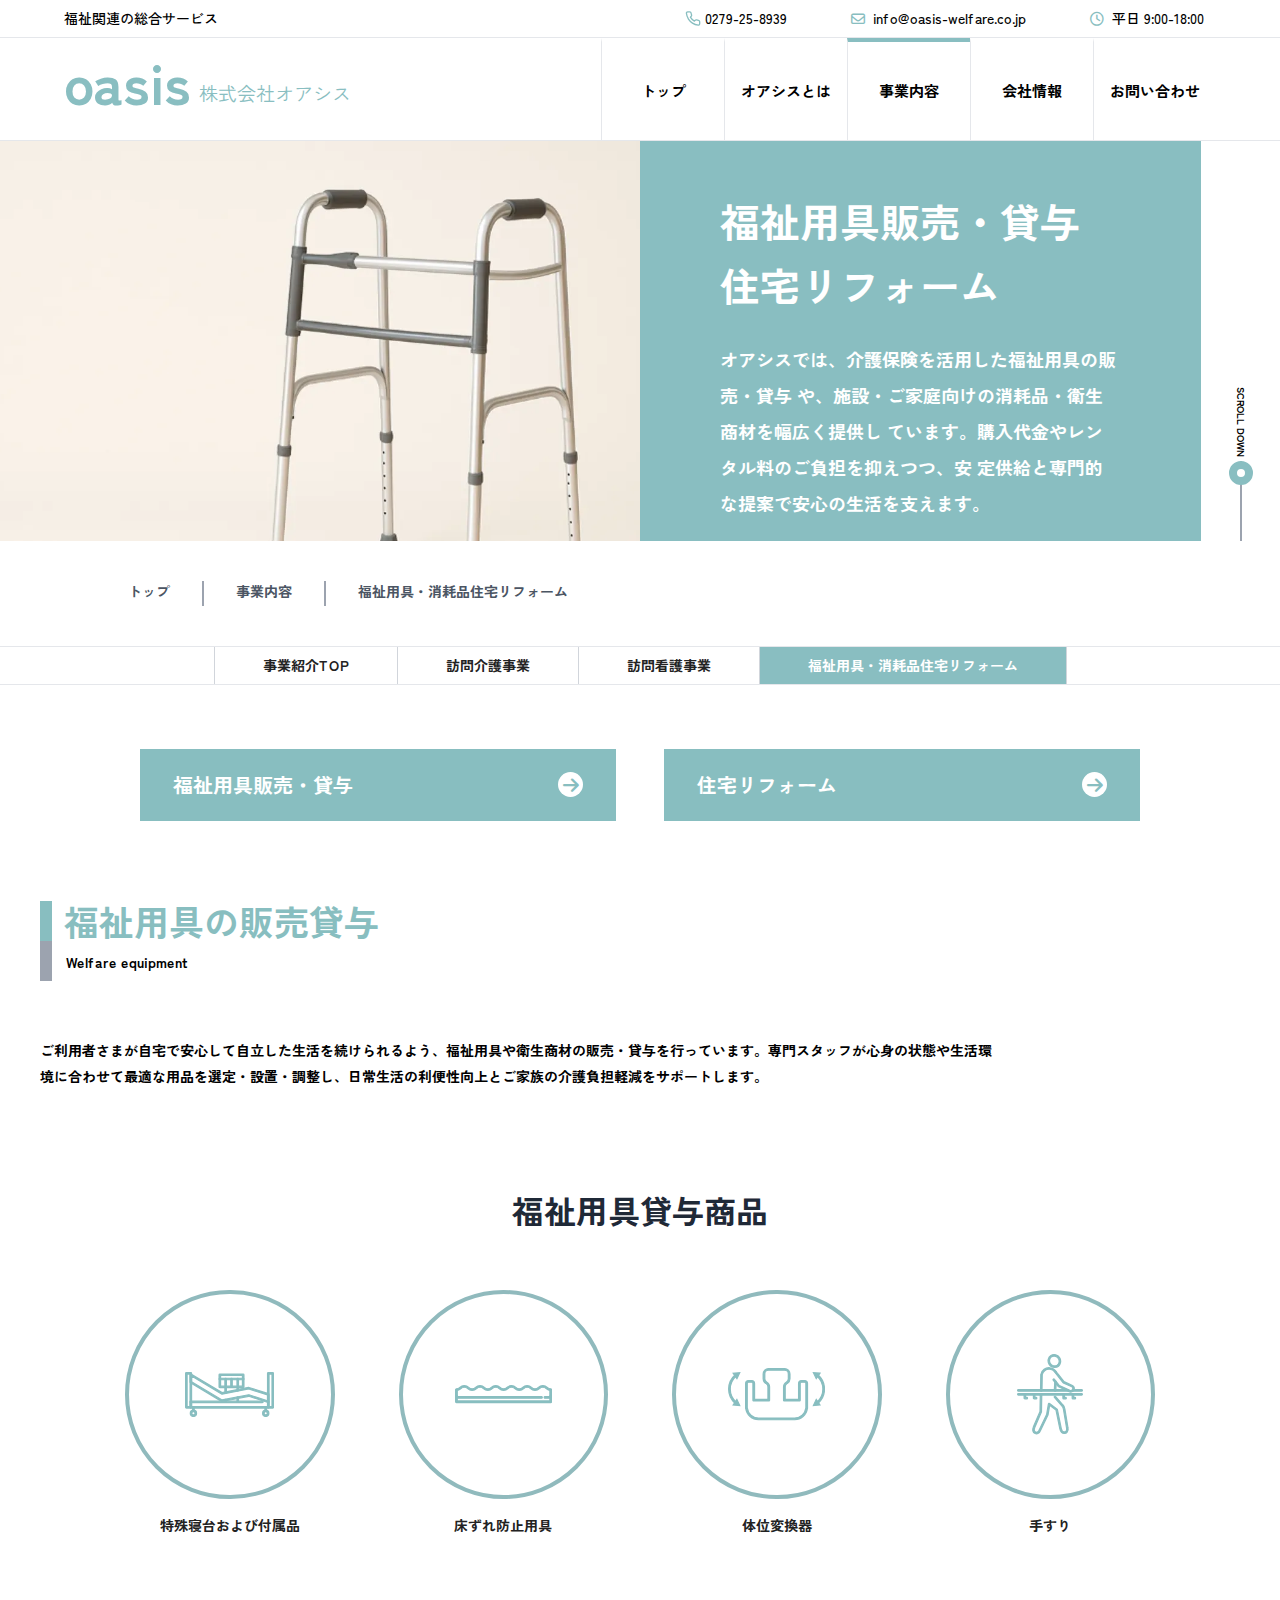
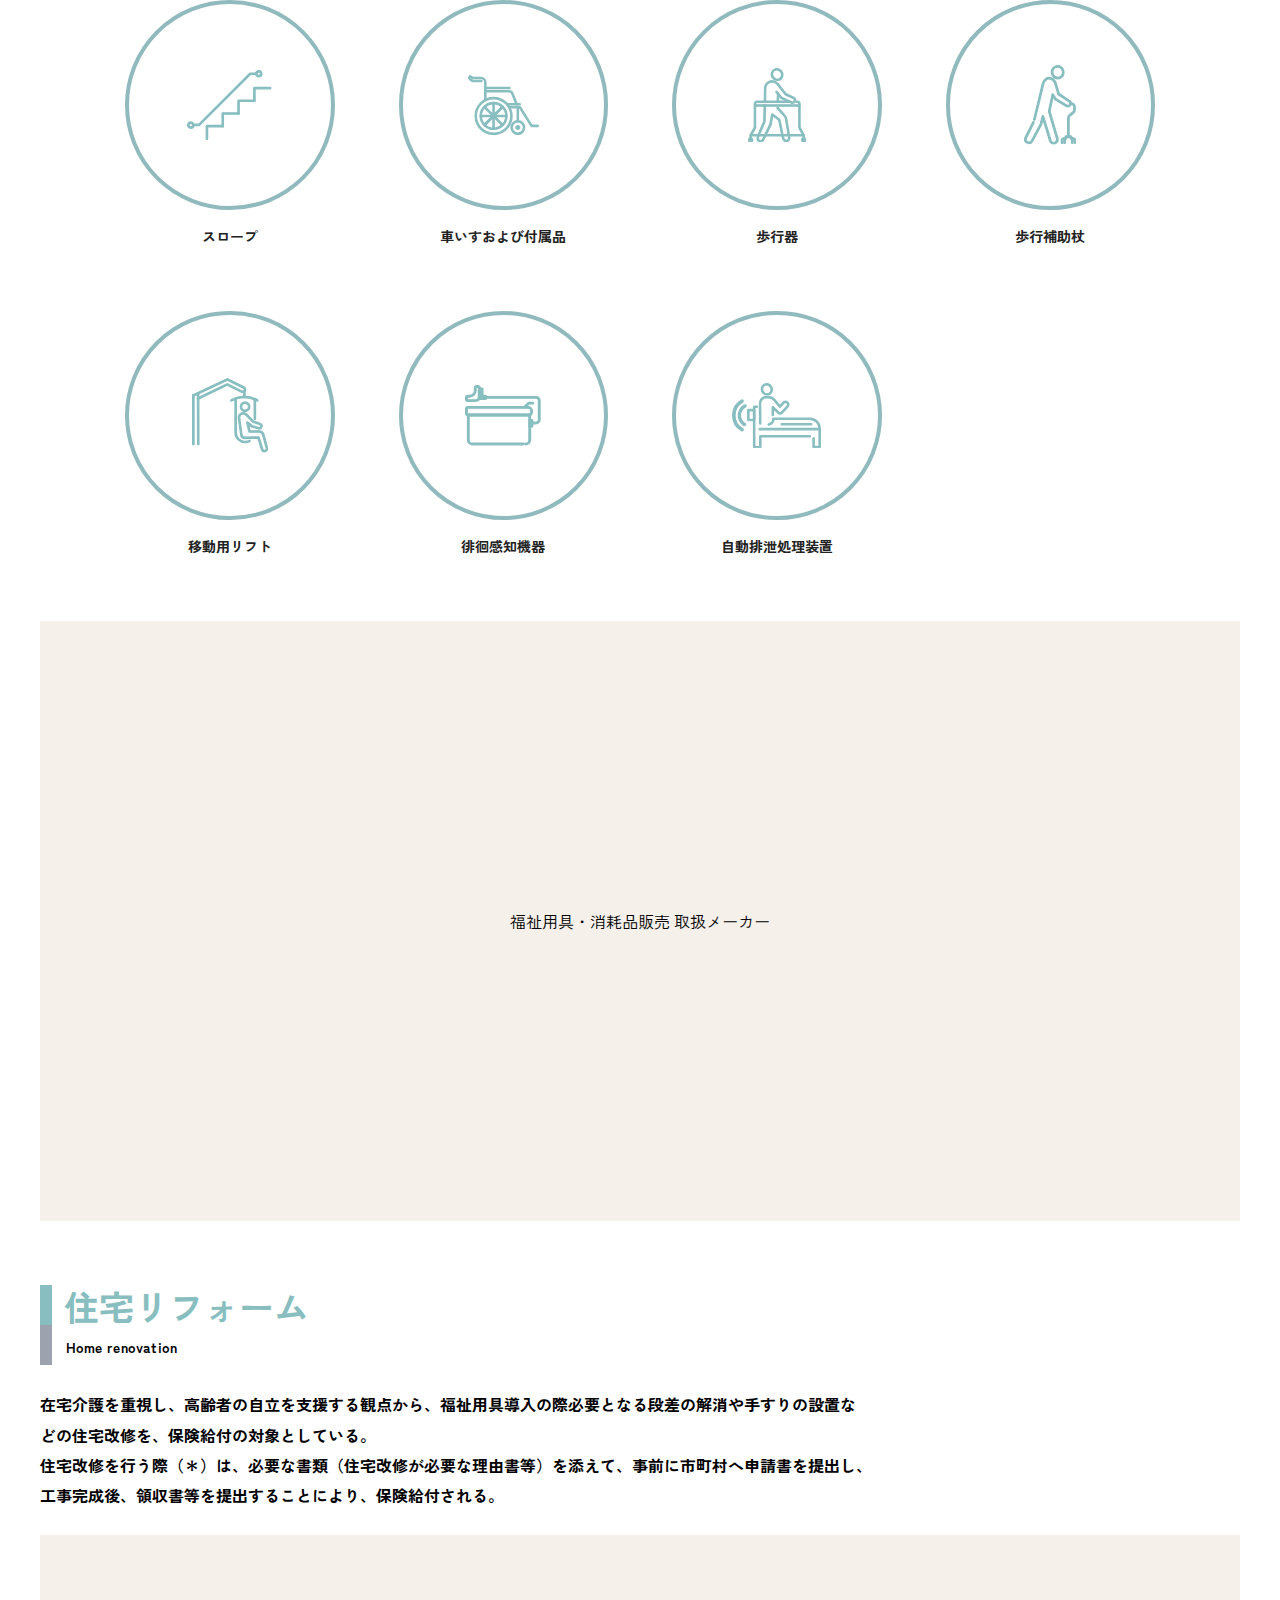
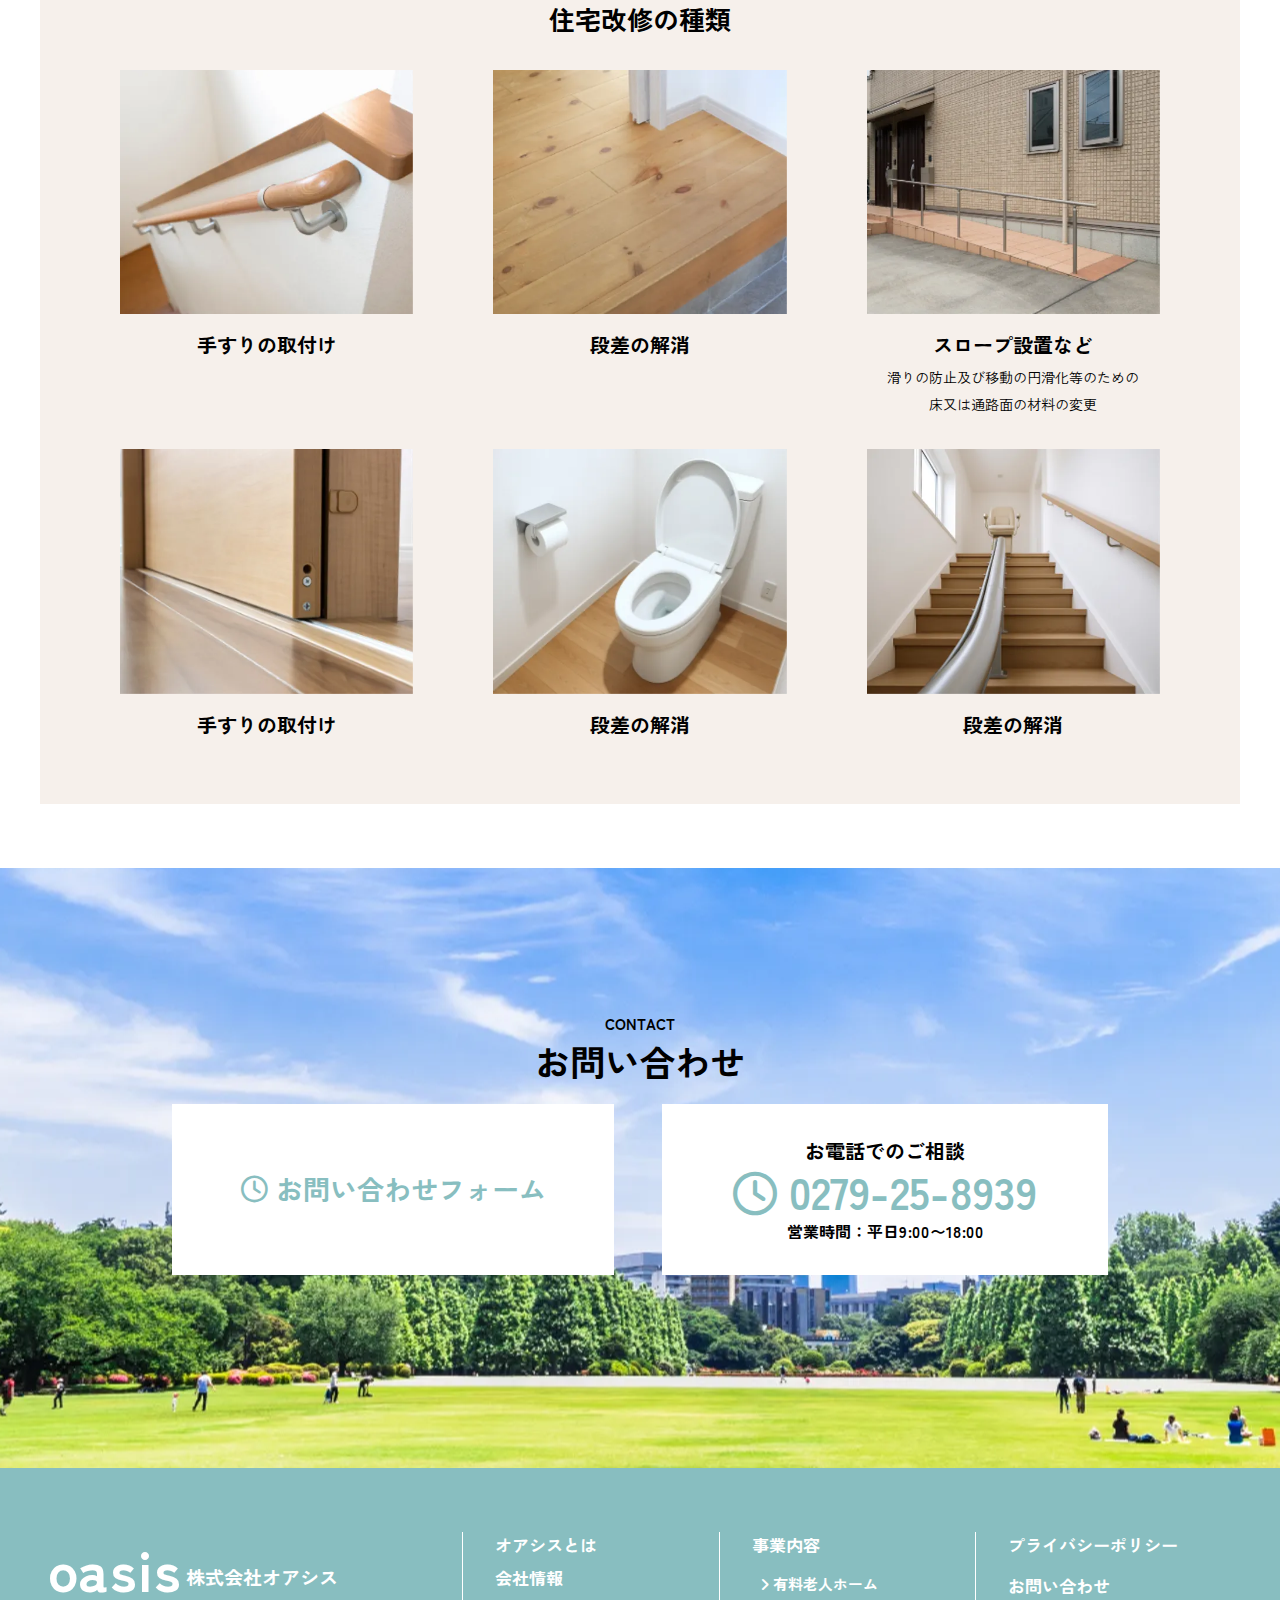
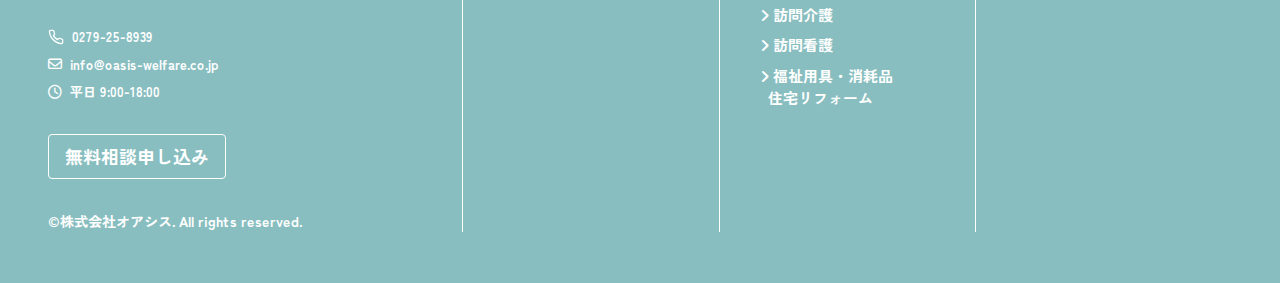
<file: business-3.html>
<!DOCTYPE html>
<html lang="en" class="scroll-smooth">

<head>
    <meta charset="UTF-8">
    <meta name="viewport" content="width=device-width, initial-scale=1.0">
    <title>Oasis</title>

    <link href="https://fonts.googleapis.com/css2?family=Zen+Kaku+Gothic+New:wght@300;400;500;700&display=swap"
        rel="stylesheet">
    <link rel="stylesheet" href="https://cdnjs.cloudflare.com/ajax/libs/font-awesome/6.5.0/css/all.min.css" />

    <link rel="icon" type="image/png" href="assets/images/favicon.png" />

    <link href="assets/css/swiper.css" rel="stylesheet" />
    <link href="assets/css/font.css" rel="stylesheet" />
    <link href="assets/css/main.css" rel="stylesheet" />

    <script src="assets/css/tailwind.css"></script>

    <script src="assets/js/swiper-bundle.min.js"></script>
    <script src="assets/js/simpleParallax.min.js"></script>
    <script src="assets/js/main.js"></script>
</head>
<style>
    *,
    body {
        font-family: 'Zen Kaku Gothic New', sans-serif;
    }
</style>

<body>
    <header class="fixed w-full top-0 z-50 bg-white flex flex-col justify-center items-center">
        <div class="flex justify-center w-full border-b-[1px] border-gray-200 ">
            <div class="max-w-[1440px] w-full flex flex-row justify-between px-4 md:px-4 lg:px-12 xl:px-16 py-2">
                <a href="index.html">
                    <div class="font-medium text-[10px] md:text-[13px] lg:text-[14px]">
                        福祉関連の総合サービス
                    </div>
                    <div class="text-[#89bec1] text-[48px] block md:hidden font-bold -mt-4 -mb-3">
                        oasis
                    </div>
                </a>
                <div class="flex justify-between gap-3">
                    <div class="flex flex-col md:flex-row justify-center gap-2 md:gap-10 lg:gap-16">
                        <div class="flex text-[13px] md:text-[13px] lg:text-[14px] font-medium gap-1">
                            <svg class="w-[13px] md:w-[12px] lg:w-[16px] aspect-[1]" viewBox="0 0 24 24" fill="none"
                                stroke="#88bec0" stroke-width="2" stroke-linecap="round" stroke-linejoin="round">
                                <path
                                    d="M22 16.92v3a2 2 0 0 1-2.18 2 19.79 19.79 0 0 1-8.63-3.07 19.5 19.5 0 0 1-6-6A19.79 19.79 0 0 1 2.12 4.18 2 2 0 0 1 4.11 2h3a2 2 0 0 1 2 1.72 12.84 12.84 0 0 0 .7 2.81 2 2 0 0 1-.45 2.11L8.09 9.91a16 16 0 0 0 6 6l1.27-1.27a2 2 0 0 1 2.11-.45 12.84 12.84 0 0 0 2.81.7A2 2 0 0 1 22 16.92z" />
                            </svg>
                            <span>0279-25-8939</span>
                        </div>
                        <div class="hidden md:block md:text-[13px] lg:text-[14px] font-medium gap-1">
                            <i class="fa-regular fa-envelope text-[#88bec0]"></i>&nbsp;
                            <span>info@oasis-welfare.co.jp</span>
                        </div>
                        <div class="text-[12px] md:text-[13px] lg:text-[14px] font-medium">
                            <i class="fa-regular fa-clock text-[#88bec0]"></i>&nbsp;
                            <span>平日 9:00-18:00</span>
                        </div>
                    </div>
                    <div class="flex items-center">
                        <div id="hamburgerBtn"
                            class="relative flex justify-center md:hidden flex-col text-white w-[52px] h-[52px] rounded-full bg-[#89bec1]">
                            <div class="flex flex-col items-center gap-[5px] w-full">
                                <div class="h-[3px] w-[40%] bg-white"></div>
                                <div class="h-[3px] w-[40%] bg-white"></div>
                            </div>
                        </div>
                    </div>
                </div>
            </div>
        </div>
        <div class="flex justify-center w-full border-b-[1px] border-gray-200 ">
            <div class="max-w-[1440px] w-full flex flex-row justify-between md:px-4 lg:px-12 xl:px-16">
                <div class="w-full flex justify-between">
                    <!-- logo -->
                    <a href="index.html"
                        class="hidden md:flex w-2/7 items-end col-span-2 font-gothic text-[#89bec1] text-[14px] lg-[text-[15px] xl:text-[19px] gap-2 mb-4 cursor-pointer select-none">
                        <div class="text-[48px] md:text-[32px] lg:text-[36px] lg:text-[48px] xl:text-[57px] font-bold">
                            oasis
                        </div>
                        <div class=" mb-1 lg:mb-3 xl:mb-4">株式会社オアシス</div>
                    </a>

                    <!-- menu -->
                    <div class="hidden md:grid w-5/7 grid-cols-5">
                        <a href="index.html"
                            class="border-t-4 border-t-transparent hover:border-t-[#89bec1] px-4 border-l-[1px] border-gray-200 font-bold flex justify-center items-center cursor-pointer  duration-300">
                            <span class="text-[12px] lg:text-[15px]">トップ</span>
                        </a>
                        <a href="about.html"
                            class="border-t-4 border-t-transparent hover:border-t-[#89bec1] px-4 border-l-[1px] border-gray-200 font-bold flex justify-center items-center cursor-pointer  duration-300">
                            <span class="text-[12px] lg:text-[15px]">オアシスとは</span>
                        </a>
                        <div
                            class="border-t-4 border-t-[#89bec1] px-4 border-l-[1px] border-gray-200 font-bold flex justify-center items-center cursor-pointer  duration-300">
                            <span class="text-[12px] lg:text-[15px]">事業内容</span>
                        </div>
                        <a href="company.html"
                            class="border-t-4 border-t-transparent hover:border-t-[#89bec1] px-4 border-l-[1px] border-gray-200 font-bold flex justify-center items-center cursor-pointer  duration-300">
                            <span class="text-[12px] lg:text-[15px]">会社情報</span>
                        </a>
                        <a href="contact.html"
                            class="border-t-4 border-t-transparent hover:border-t-[#89bec1] px-4 border-l-[1px] border-gray-200 font-bold flex justify-center items-center cursor-pointer  duration-300">
                            <span class="text-[12px] lg:text-[15px]">お問い合わせ</span>
                        </a>
                    </div>
                </div>
            </div>
        </div>
    </header>
    <div id="temp-header" class="h-[77px] md:h-[101.5px] lg:h-[127px] xl:h-[140.5px]"></div>
    <section class="flex flex-col md:flex-row md:max-h-[400px] lg:h-[350px] xl:h-[400px]">
        <div class="w-full md:w-1/2 h-[290px] md:h-[300px] lg:h-[350px] xl:h-full max-h-[400px] relative">
            <img class="w-full h-full object-cover absolute inset-0" src="assets/images/fv-welfare-equipment.webp">
            <h1>株式会社オアシス｜福祉用具の販売・貸与や訪問介護・看護</h1>
        </div>
        <div
            class="w-full md:w-1/2 h-[290px] md:h-[300px] lg:h-[350px] xl:h-full max-h-[400px]  flex flex-row bg-[#89bec1]">
            <div
                class="w-full flex flex-col p-4 md:p-4 lg:py-8 xl:py-12 lg:px-12 xl:px-20 2xl:px-40 gap-2 md:gap-2 lg:gap-4">
                <h1 class="text-white text-left font-bold text-[33px] lg:text-[36px] xl:text-[40px] leading-[1.6]">
                    福祉用具販売<span class="hidden md:inline">・</span><br class="block md:hidden">貸与<br
                        class="hidden lg:block"> 住宅リフォーム
                </h1>
                <p class="text-white font-bold text-[14px] lg:text-[15px] xl:text-[18px] pt-2 leading-[2]">
                    オアシスでは、介護保険を活用した福祉用具の販売・貸与
                    や、施設・ご家庭向けの消耗品・衛生商材を幅広く提供し
                    ています。購入代金やレンタル料のご負担を抑えつつ、安
                    定供給と専門的な提案で安心の生活を支えます。
                </p>
            </div>
            <div
                class="relative md:w-[36px] lg:w-[80px] xl:w-[95px] bg-[#89bec1] md:bg-white flex justify-center items-end">
                <div
                    class="absolute w-[45px] px-2 flex flex-col items-center space-y-1 z-40 right-1 md:-right-[5px] lg:right-[10px] xl:right-4 overflow-hidden">
                    <p class="[writing-mode:vertical-rl] text-[8px] md:text-[10px] font-bold">SCROLL DOWN</p>
                    <div id="scroll-line" class="relative w-[2px] h-[80px] md:mr-[2px] bg-gray-400">
                        <div id="scroll-circle"
                            class="absolute top-0 left-1/2 -translate-x-1/2 w-6 h-6 rounded-full bg-white border-[8px] border-[#89bec1] scroll-circle transition-transform duration-200 ease-linear">
                        </div>
                    </div>
                </div>
            </div>
        </div>
    </section>

    <section class="w-full bg-white border-gray-200 pt-3 px-8 md:px-12 lg:px-16 xl:px-32 pb-10 md:py-2 lg:py-3 xl:py-6">
        <div class="max-w-[1200px] w-full mx-auto flex flex-row items-center py-4">
            <nav class="flex items-start lg:space-x-8 space-x-4 text-[15px]">
                <a href="index.html"
                    class="text-gray-600 font-bold text-[10px] md:text-[12px] xl:text-[14px] hover:text-[#88BEC0]">トップ</a>
                <span class="w-[2px] h-[15px] md:h-[17px] lg:h-[22px] xl:h-[25px] bg-gray-400"></span>
                <span class="text-gray-600 font-bold text-[10px] md:text-[12px] xl:text-[14px]">事業内容</span>
                <span class="w-[2px] h-[15px] md:h-[17px] lg:h-[22px] xl:h-[25px] bg-gray-400"></span>
                <span class="text-gray-600 font-bold text-[10px] md:text-[12px] xl:text-[14px]">福祉用具・消耗品住宅リフォーム</span>
            </nav>
        </div>
    </section>

    <section class="w-full flex justify-center items-center border-y border-gray-200">
        <div class="w-full max-w-[1000px] flex justify-center items-center">
            <div id="filterTabs" class="flex flex-col md:flex-row w-full justify-center items-center">
                <div class="w-full md:w-auto flex items-center justify-center h-[64px] md:h-auto">
                    <a href="business.html"
                        class="w-full md:w-auto filter-tab flex items-center justify-center border-l-[1px] border-gray-300 text-[#222] text-center px-4 md:px-5 lg:px-12 py-2 h-full text-[13px] md:text-[12px] xl:text-[14px] cursor-pointer font-bold whitespace-nowrap transition-colors duration-300 select-none select-none"
                        data-filter="all">
                        事業紹介TOP
                    </a>
                    <a href="business-1.html"
                        class="w-full md:w-auto filter-tab flex items-center justify-center border-r-[1px] md:border-r-0 border-l-[1px] border-gray-300 text-[#222] text-center px-4 md:px-5 lg:px-12 py-2 h-full text-[13px] md:text-[12px] xl:text-[14px] cursor-pointer font-bold whitespace-nowrap transition-colors duration-300 select-none"
                        data-filter="kokusai">
                        訪問介護事業
                    </a>
                </div>
                <div class="w-full md:w-auto flex items-center justify-center h-[64px] md:h-auto">
                    <a href="business-2.html"
                        class="w-full md:w-auto filter-tab flex items-center justify-center border-l-[1px] border-t-[1px] md:border-t-0 border-gray-300 text-[#222] text-center px-4 md:px-5 lg:px-12 py-2 h-full text-[13px] md:text-[12px] xl:text-[14px] cursor-pointer font-bold whitespace-nowrap transition-colors duration-300 select-none"
                        data-filter="japan">
                        訪問看護事業
                    </a>
                    <div class="w-full md:w-auto filter-tab flex items-center justify-center border-x-[1px] border-t-[1px] md:border-t-0 border-gray-300 text-white text-center px-4 md:px-5 lg:px-12 py-2 h-full text-[13px] md:text-[12px] xl:text-[14px] bg-[#89bec1] cursor-pointer font-bold whitespace-nowrap transition-colors duration-300 select-none"
                        data-filter="group">
                        福祉用具<span class="hidden md:inline">・</span><br class="md:hidden"> 消耗品住宅リフォーム
                    </div>
                </div>
            </div>
        </div>
    </section>

    <section class="w-full flex justify-center py-10">
        <div
            class="w-full max-w-[1200px] flex flex-col justify-center gap-6 lg:gap-12 xl:gap-14 px-8 md:px-12 lg:px-16 xl:px-0">
            <div class="w-full flex gap-20 justify-center items-center py-6">
                <div class="max-w-[1000px] flex flex-col md:flex-row w-full gap-3 md:gap-4 lg:gap-8 xl:gap-12">
                    <a href="#welfare-equipment-sales" id="welfare-equipment-sales"
                        class="w-full md:w-1/2 px-8 py-5 flex justify-between items-center gap-2 text-[18px] md:text-[16px] lg:text-[18px] xl:text-[20px] font-bold border border-[#88bec0] bg-[#88bec0] text-white cursor-pointer hover:text-[#88bec0] hover:bg-white duration-300 select-none group">
                        福祉用具販売・貸与
                        <div
                            class="relative w-[24px] md:w-[20px] lg:w-[22px] xl:w-[25px] aspect-[1] flex justify-center items-center text-[12px] lg:text-[18px] rounded-full group-hover:bg-[#89bec1] bg-white flex items-center justify-center group-hover:text-white text-[#88bec0] cursor-pointer duration-300">
                            <i class="fa-solid fa-arrow-right pt-[2px]"></i>
                        </div>
                    </a>
                    <a href="#house-renovation"
                        class="w-full md:w-1/2 px-8 py-5 flex justify-between items-center gap-2 text-[18px] md:text-[16px] lg:text-[18px] xl:text-[20px] font-bold border border-[#88bec0] bg-[#88bec0] text-white cursor-pointer hover:text-[#88bec0] hover:bg-white duration-300 select-none group">
                        住宅リフォーム
                        <div
                            class="relative w-[24px] md:w-[20px] lg:w-[22px] xl:w-[25px] aspect-[1] flex justify-center items-center text-[12px] lg:text-[18px] rounded-full group-hover:bg-[#89bec1] bg-white flex items-center justify-center group-hover:text-white text-[#88bec0] cursor-pointer duration-300">
                            <i class="fa-solid fa-arrow-right pt-[2px]"></i>
                        </div>
                    </a>

                </div>
            </div>
            <div class="flex flex-col items-start px-6 md:px-0 pb-12 md:pb-0">
                <div class="flex flex-row items-center">
                    <div class="w-3 h-[40px] bg-[#88BEC0] mr-3"></div>
                    <span
                        class="text-[#88BEC0] text-[25px] md:text-[28px] lg:text-[32px] xl:text-[35px] font-bold leading-none">
                        福祉用具の販売貸与
                    </span>
                </div>
                <div class="flex flex-row items-center">
                    <div class="w-3 h-[40px] bg-gray-400 mr-3 font-bold"></div>
                    <span class="text-[14px] text-black font-bold mt-1 ml-[2px]">Welfare equipment</span>
                </div>
            </div>
            <div class="w-full">
                <p class="font-bold text-[12px] md:text-[13px] lg:text-[14px] leading-[1.9]">
                    ご利用者さまが自宅で安心して自立した生活を続けられるよう、福祉用具や衛生商材の販売・貸与を行っています。専門スタッフが心身の状態や生活環<br>
                    境に合わせて最適な用品を選定・設置・調整し、日常生活の利便性向上とご家族の介護負担軽減をサポートします。
                </p>
            </div>
            <div class="w-full flex flex-col pb-6 pt-12 gap-8 xl:gap-16">
                <div
                    class="w-full text-gray-800 text-[24px] md:text-[28px] lg:text-[32px] font-bold leading-none px-12">
                    <h1 class="text-center gap-2">
                        福祉用具貸与商品
                    </h1>
                </div>
                <div class="w-full flex flex-col md:flex-row justify-center items-stretch">
                    <!-- INSERT_YOUR_CODE -->
                    <div class="max-w-[1030px] grid grid-cols-2 md:grid-cols-4 gap-12 lg:gap-16 w-full">
                        <!-- Item 1: 特殊寝台および付属品 -->
                        <div class="flex flex-col items-center">
                            <div
                                class="w-full aspect-[1] flex items-center justify-center rounded-full border-4 border-[#90babd] mb-2">
                                <svg xmlns="http://www.w3.org/2000/svg" width="89.12" height="45.053"
                                    viewBox="0 0 89.12 45.053">
                                    <g id="Group_18355" data-name="Group 18355" transform="translate(0.6 0.6)">
                                        <path id="Path_40241" data-name="Path 40241"
                                            d="M128.482,120.647a.746.746,0,0,1-.229-.036l-19.361-6.156-26.619,5.167a.76.76,0,0,1-.533-.094L50.613,100.875a.756.756,0,0,1-.367-.648v-7.4a.756.756,0,0,1,1.358-.458l30.665,18.378,26.524-5.149a.753.753,0,0,1,.373.022l19.545,6.215a.756.756,0,0,1,.527.72v7.337a.756.756,0,0,1-.756.756m-19.544-7.727a.752.752,0,0,1,.229.036l18.559,5.9v-5.751l-18.834-5.989-26.619,5.167a.759.759,0,0,1-.533-.094L51.758,94.224V99.8l30.511,18.285,26.524-5.149a.752.752,0,0,1,.144-.014"
                                            transform="translate(-45.785 -90.754)" fill="#88bec0" stroke="#88bec0"
                                            stroke-width="1.2" />
                                        <path id="Path_40242" data-name="Path 40242"
                                            d="M128.509,225.09H51a.756.756,0,0,1-.756-.756V218.9a.756.756,0,1,1,1.512,0v4.683h75.994V218.9a.756.756,0,1,1,1.512,0v5.439a.756.756,0,0,1-.756.756"
                                            transform="translate(-45.785 -189.59)" fill="#88bec0" stroke="#88bec0"
                                            stroke-width="1.2" />
                                        <path id="Path_40243" data-name="Path 40243"
                                            d="M122.605,219.651H51a.756.756,0,0,1,0-1.512h71.6a.756.756,0,1,1,0,1.512"
                                            transform="translate(-45.785 -189.59)" fill="#88bec0" stroke="#88bec0"
                                            stroke-width="1.2" />
                                        <path id="Path_40244" data-name="Path 40244"
                                            d="M414.149,121.482h-4.464a.756.756,0,0,1-.756-.756V86.739a.756.756,0,0,1,.756-.756h4.464a.756.756,0,0,1,.756.756v33.987a.756.756,0,0,1-.756.756m-3.708-1.512h2.952V87.5h-2.952Z"
                                            transform="translate(-326.985 -85.983)" fill="#88bec0" stroke="#88bec0"
                                            stroke-width="1.2" />
                                        <path id="Path_40245" data-name="Path 40245"
                                            d="M34.814,121.482H30.35a.756.756,0,0,1-.756-.756V86.739a.756.756,0,0,1,.756-.756h4.464a.756.756,0,0,1,.756.756v33.987a.756.756,0,0,1-.756.756m-3.708-1.512h2.952V87.5H31.106Z"
                                            transform="translate(-29.594 -85.983)" fill="#88bec0" stroke="#88bec0"
                                            stroke-width="1.2" />
                                        <path id="Path_40246" data-name="Path 40246"
                                            d="M63.018,248.048a.756.756,0,0,1-.756-.756v-2.884a.756.756,0,1,1,1.512,0v2.884a.756.756,0,0,1-.756.756"
                                            transform="translate(-55.205 -209.591)" fill="#88bec0" stroke="#88bec0"
                                            stroke-width="1.2" />
                                        <path id="Path_40247" data-name="Path 40247"
                                            d="M397.825,248.048a.756.756,0,0,1-.756-.756v-2.884a.756.756,0,1,1,1.512,0v2.884a.756.756,0,0,1-.756.756"
                                            transform="translate(-317.687 -209.591)" fill="#88bec0" stroke="#88bec0"
                                            stroke-width="1.2" />
                                        <path id="Path_40248" data-name="Path 40248"
                                            d="M208.686,106.124H185.331a.756.756,0,0,1-.756-.756V93.244a.756.756,0,0,1,.756-.756h23.355a.756.756,0,0,1,.756.756v12.124a.756.756,0,0,1-.756.756m-22.6-1.512H207.93V94H186.087Z"
                                            transform="translate(-151.096 -91.082)" fill="#88bec0" stroke="#88bec0"
                                            stroke-width="1.2" />
                                        <path id="Path_40249" data-name="Path 40249"
                                            d="M208.685,113.569H185.33a.756.756,0,0,1,0-1.512h23.355a.756.756,0,0,1,0,1.512"
                                            transform="translate(-151.095 -106.424)" fill="#88bec0" stroke="#88bec0"
                                            stroke-width="1.2" />
                                        <path id="Path_40250" data-name="Path 40250"
                                            d="M212.21,127.2a.756.756,0,0,1-.756-.756V112.813a.756.756,0,0,1,1.512,0v13.628a.756.756,0,0,1-.756.756"
                                            transform="translate(-172.168 -106.424)" fill="#88bec0" stroke="#88bec0"
                                            stroke-width="1.2" />
                                        <path id="Path_40251" data-name="Path 40251"
                                            d="M268.206,124.9a.756.756,0,0,1-.756-.756V112.813a.756.756,0,1,1,1.512,0v11.334a.756.756,0,0,1-.756.756"
                                            transform="translate(-216.068 -106.424)" fill="#88bec0" stroke="#88bec0"
                                            stroke-width="1.2" />
                                        <path id="Path_40252" data-name="Path 40252"
                                            d="M268.206,204.079a.756.756,0,0,1-.756-.756v-4.077a.756.756,0,0,1,1.512,0v4.077a.756.756,0,0,1-.756.756"
                                            transform="translate(-216.068 -174.186)" fill="#88bec0" stroke="#88bec0"
                                            stroke-width="1.2" />
                                        <path id="Path_40253" data-name="Path 40253"
                                            d="M212.21,213.366a.756.756,0,0,1-.756-.756v-1.517a.756.756,0,0,1,1.512,0v1.517a.756.756,0,0,1-.756.756"
                                            transform="translate(-172.168 -183.473)" fill="#88bec0" stroke="#88bec0"
                                            stroke-width="1.2" />
                                        <path id="Path_40254" data-name="Path 40254"
                                            d="M239.389,120.588a.756.756,0,0,1-.756-.756v-7.019a.756.756,0,1,1,1.512,0v7.019a.756.756,0,0,1-.756.756"
                                            transform="translate(-193.476 -106.424)" fill="#88bec0" stroke="#88bec0"
                                            stroke-width="1.2" />
                                        <path id="Path_40255" data-name="Path 40255"
                                            d="M54.354,266.242a3.133,3.133,0,1,1,3.144-3.133,3.142,3.142,0,0,1-3.144,3.133m0-4.754a1.621,1.621,0,1,0,1.631,1.621,1.628,1.628,0,0,0-1.631-1.621"
                                            transform="translate(-46.54 -222.389)" fill="#88bec0" stroke="#88bec0"
                                            stroke-width="1.2" />
                                        <path id="Path_40256" data-name="Path 40256"
                                            d="M389.16,266.242a3.133,3.133,0,1,1,3.143-3.133,3.142,3.142,0,0,1-3.143,3.133m0-4.754a1.621,1.621,0,1,0,1.631,1.621,1.628,1.628,0,0,0-1.631-1.621"
                                            transform="translate(-309.022 -222.389)" fill="#88bec0" stroke="#88bec0"
                                            stroke-width="1.2" />
                                    </g>
                                </svg>
                            </div>
                            <span class="text-[#222] text-[14px] font-bold mt-2">特殊寝台および付属品</span>
                        </div>
                        <!-- Item 2: 床ずれ防止用具 -->
                        <div class="flex flex-col items-center">
                            <div
                                class="w-full aspect-[1] flex items-center justify-center rounded-full border-4 border-[#90babd] mb-2">
                                <svg xmlns="http://www.w3.org/2000/svg" width="97.141" height="18.173"
                                    viewBox="0 0 97.141 18.173">
                                    <g id="Group_18356" data-name="Group 18356" transform="translate(0.6 0.6)">
                                        <path id="Path_40366" data-name="Path 40366"
                                            d="M1018.656,164.114a.825.825,0,0,1-.825-.825V156.35a6.466,6.466,0,0,1-3.632-1.776,4.736,4.736,0,0,0-6.8,0,6.36,6.36,0,0,1-8.913,0,4.735,4.735,0,0,0-6.8,0,6.36,6.36,0,0,1-8.912,0,4.735,4.735,0,0,0-6.8,0,6.358,6.358,0,0,1-8.911,0,4.734,4.734,0,0,0-6.8,0,6.359,6.359,0,0,1-8.912,0,4.735,4.735,0,0,0-6.8,0,6.359,6.359,0,0,1-8.911,0,4.734,4.734,0,0,0-6.8,0,6.464,6.464,0,0,1-3.63,1.776v6.114h84.2a.825.825,0,0,1,0,1.65H924.365a.825.825,0,0,1-.825-.825v-7.717a.825.825,0,0,1,.825-.825,4.716,4.716,0,0,0,3.4-1.441,6.359,6.359,0,0,1,8.911,0,4.734,4.734,0,0,0,6.8,0,6.36,6.36,0,0,1,8.912,0,4.734,4.734,0,0,0,6.8,0,6.359,6.359,0,0,1,8.911,0,4.733,4.733,0,0,0,6.8,0,6.36,6.36,0,0,1,8.912,0,4.734,4.734,0,0,0,6.8,0,6.36,6.36,0,0,1,8.912,0,4.735,4.735,0,0,0,6.8,0,6.361,6.361,0,0,1,8.913,0,4.719,4.719,0,0,0,3.4,1.441.825.825,0,0,1,.825.825v7.717a.825.825,0,0,1-.825.825"
                                            transform="translate(-923.54 -151.483)" fill="#88bec0" stroke="#88bec0"
                                            stroke-width="1.2" />
                                        <path id="Path_40367" data-name="Path 40367"
                                            d="M1305.761,199.715h-5.738a.825.825,0,1,1,0-1.65h5.738a.825.825,0,0,1,0,1.65"
                                            transform="translate(-1210.645 -187.085)" fill="#88bec0" stroke="#88bec0"
                                            stroke-width="1.2" />
                                        <path id="Path_40368" data-name="Path 40368"
                                            d="M1018.656,199.917H924.365a.825.825,0,0,1-.825-.825v-5.619a.825.825,0,1,1,1.65,0v4.794h92.641v-4.794a.825.825,0,1,1,1.65,0v5.619a.825.825,0,0,1-.825.825"
                                            transform="translate(-923.54 -182.944)" fill="#88bec0" stroke="#88bec0"
                                            stroke-width="1.2" />
                                    </g>
                                </svg>

                            </div>
                            <span class="text-[#222] text-[14px] font-bold mt-2">床ずれ防止用具</span>
                        </div>
                        <!-- Item 3: 体位変換器 -->
                        <div class="flex flex-col items-center">
                            <div
                                class="w-full aspect-[1] flex items-center justify-center rounded-full border-4 border-[#90babd] mb-2">
                                <svg xmlns="http://www.w3.org/2000/svg" width="97.141" height="52.353"
                                    viewBox="0 0 97.141 52.353">
                                    <g id="Group_18357" data-name="Group 18357" transform="translate(0.6 0.6)">
                                        <path id="Path_40369" data-name="Path 40369"
                                            d="M1917.72,130.136h-36.354a12.839,12.839,0,0,1-12.635-11.011.819.819,0,0,1-.147-.469V93.884a2.934,2.934,0,0,1,2.916-2.946h3.125a2.934,2.934,0,0,1,2.916,2.946v15.828H1890.9V97.234a3.792,3.792,0,0,0-1.83-3.249l-.306-.183a5.449,5.449,0,0,1-2.635-4.666V84.4a5.389,5.389,0,0,1,5.35-5.415H1907.6a5.39,5.39,0,0,1,5.351,5.415v4.739a5.45,5.45,0,0,1-2.635,4.666l-.306.183a3.793,3.793,0,0,0-1.83,3.249v12.478h13.364V93.884a2.934,2.934,0,0,1,2.915-2.946h3.124a2.934,2.934,0,0,1,2.916,2.946v24.771a.82.82,0,0,1-.147.469,12.838,12.838,0,0,1-12.635,11.011m-47.486-11.857a.808.808,0,0,1,.085.279,11.193,11.193,0,0,0,11.047,9.928h36.354a11.193,11.193,0,0,0,11.046-9.928.825.825,0,0,1,.085-.279V93.884a1.282,1.282,0,0,0-1.266-1.3h-3.124a1.282,1.282,0,0,0-1.265,1.3v16.653a.825.825,0,0,1-.825.825h-15.014a.825.825,0,0,1-.825-.825v-13.3a5.45,5.45,0,0,1,2.635-4.666l.306-.183a3.792,3.792,0,0,0,1.83-3.249V84.4a3.738,3.738,0,0,0-3.7-3.765h-16.121a3.737,3.737,0,0,0-3.7,3.765v4.739a3.792,3.792,0,0,0,1.83,3.249l.307.183a5.45,5.45,0,0,1,2.635,4.666v13.3a.825.825,0,0,1-.825.825h-15.013a.825.825,0,0,1-.825-.825V93.884a1.282,1.282,0,0,0-1.265-1.3H1871.5a1.283,1.283,0,0,0-1.266,1.3Z"
                                            transform="translate(-1851.573 -78.983)" fill="#88bec0" stroke="#88bec0"
                                            stroke-width="1.2" />
                                        <path id="Path_40370" data-name="Path 40370"
                                            d="M2170.348,133.147a.825.825,0,0,1-.538-1.451,17.357,17.357,0,0,0,0-26.34.825.825,0,0,1,1.076-1.251,19.007,19.007,0,0,1,0,28.842.821.821,0,0,1-.537.2"
                                            transform="translate(-2081.572 -98.031)" fill="#88bec0" stroke="#88bec0"
                                            stroke-width="1.2" />
                                        <path id="Path_40371" data-name="Path 40371"
                                            d="M2162.776,215.7l-6.561.509,2.839-5.938Z"
                                            transform="translate(-2071.401 -179.319)" fill="#88bec0" stroke="#88bec0"
                                            stroke-width="1.2" />
                                        <path id="Path_40372" data-name="Path 40372"
                                            d="M2162.776,96.9l-6.561-.509,2.839,5.938Z"
                                            transform="translate(-2071.401 -92.288)" fill="#88bec0" stroke="#88bec0"
                                            stroke-width="1.2" />
                                        <path id="Path_40373" data-name="Path 40373"
                                            d="M1803.583,133.147a.822.822,0,0,1-.538-.2,19.007,19.007,0,0,1,0-28.842.825.825,0,0,1,1.076,1.251,17.357,17.357,0,0,0,0,26.34.825.825,0,0,1-.538,1.451"
                                            transform="translate(-1796.418 -98.031)" fill="#88bec0" stroke="#88bec0"
                                            stroke-width="1.2" />
                                        <path id="Path_40374" data-name="Path 40374"
                                            d="M1819.51,210.266l2.839,5.937-6.562-.509Z"
                                            transform="translate(-1811.222 -179.318)" fill="#88bec0" stroke="#88bec0"
                                            stroke-width="1.2" />
                                        <path id="Path_40375" data-name="Path 40375"
                                            d="M1819.511,102.332l2.839-5.937-6.562.509Z"
                                            transform="translate(-1811.223 -92.29)" fill="#88bec0" stroke="#88bec0"
                                            stroke-width="1.2" />
                                    </g>
                                </svg>
                            </div>
                            <span class="text-[#222] text-[14px] font-bold mt-2">体位変換器</span>
                        </div>
                        <!-- Item 4: 手すり -->
                        <div class="flex flex-col items-center">
                            <div
                                class="w-full aspect-[1] flex items-center justify-center rounded-full border-4 border-[#90babd] mb-2">
                                <svg xmlns="http://www.w3.org/2000/svg" width="66.031" height="80.404"
                                    viewBox="0 0 66.031 80.404">
                                    <g id="Group_18343" data-name="Group 18343"
                                        transform="translate(-11452.42 23638.877)">
                                        <path id="Path_40294" data-name="Path 40294"
                                            d="M3767.809,12.783a6.552,6.552,0,0,1-5.484-3.044,6.543,6.543,0,0,1-.916-4.963A6.046,6.046,0,0,1,3764.059.94a6.368,6.368,0,0,1,8.731,2.1A6.543,6.543,0,0,1,3773.706,8a6.014,6.014,0,0,1-5.9,4.781m-.5-11.311a4.539,4.539,0,0,0-4.457,3.619,5.076,5.076,0,0,0,.715,3.849,4.889,4.889,0,0,0,6.691,1.653,4.575,4.575,0,0,0,2-2.906,5.075,5.075,0,0,0-.715-3.848,5.073,5.073,0,0,0-4.237-2.366"
                                            transform="translate(7722.232 -23638.258)" fill="#88bec0" stroke="#88bec0"
                                            stroke-width="1.2" />
                                        <path id="Path_40295" data-name="Path 40295"
                                            d="M3692.555,224.871a3.753,3.753,0,0,1-1.531-.347c-1.371-.61-3.418-2.275-1.72-6.576l.009-.02,6.613-15.385.3-17.134a.739.739,0,0,1,.739-.726h.013a.739.739,0,0,1,.726.752l-.3,17.28a.734.734,0,0,1-.06.279l-6.666,15.508c-1.424,3.616.362,4.411.95,4.672a1.948,1.948,0,0,0,1.622.075c.877-.374,1.7-1.515,2.312-3.213q.013-.036.029-.07l6.947-14.406,1.8-10.559a.739.739,0,0,1,1.172-.466l7.536,5.656a.737.737,0,0,1,.28.442l3.9,18.945c.68,2.993,1.735,3.546,3.1,3.446a2.23,2.23,0,0,0,1.681-.814,4.019,4.019,0,0,0,.474-3.135l-3.123-18.7a5.54,5.54,0,0,0-1.628-3.469l-.032-.034-7.4-8.362a.739.739,0,0,1,1.107-.98l7.387,8.345a6.959,6.959,0,0,1,2.02,4.218c0,.008,0,.017,0,.025l3.124,18.707a5.354,5.354,0,0,1-.768,4.293,3.7,3.7,0,0,1-2.74,1.377c-3.182.231-4.179-2.521-4.654-4.608l-3.845-18.686-6.344-4.761-1.617,9.468a.753.753,0,0,1-.063.2l-6.976,14.465c-.776,2.129-1.822,3.486-3.11,4.035a3.218,3.218,0,0,1-1.271.264"
                                            transform="translate(7779.5 -23783.943)" fill="#88bec0" stroke="#88bec0"
                                            stroke-width="1.2" />
                                        <path id="Path_40296" data-name="Path 40296"
                                            d="M3726.29,85.366h-.012a.74.74,0,0,1-.727-.751l.256-15.76a.749.749,0,0,1,.009-.1,8.163,8.163,0,0,1,9.333-6.761,8.261,8.261,0,0,1,6.03,3.677.739.739,0,0,1-1.242.8,6.86,6.86,0,0,0-5.02-3.018,6.682,6.682,0,0,0-7.634,5.484l-.255,15.706a.74.74,0,0,1-.739.727"
                                            transform="translate(7750.401 -23687.078)" fill="#88bec0" stroke="#88bec0"
                                            stroke-width="1.2" />
                                        <path id="Path_40297" data-name="Path 40297"
                                            d="M3802.35,100.261a3.521,3.521,0,0,1-1.547-.358l-10.581-4.93a.748.748,0,0,1-.262-.205l-5.2-6.425a.739.739,0,1,1,1.149-.93L3791,93.7l10.438,4.864a2.058,2.058,0,0,0,1.989-3.6l-8.518-3.859a.737.737,0,0,1-.274-.215s-1.976-2.5-3.949-5c-.987-1.255-1.974-2.513-2.712-3.463-1.44-1.853-1.44-1.853-1.362-2.223a.739.739,0,0,1,1.376-.194c.393.574,4.75,6.1,7.7,9.825l8.392,3.8a.72.72,0,0,1,.067.035,3.533,3.533,0,0,1-1.793,6.587m-14.291-19.75h0m0,0h0m0,0h0m0,0h0Z"
                                            transform="translate(7703.823 -23701.066)" fill="#88bec0" stroke="#88bec0"
                                            stroke-width="1.2" />
                                        <path id="Path_40298" data-name="Path 40298"
                                            d="M3639.325,186.161H3617.7a.739.739,0,0,1,0-1.478h21.621a.739.739,0,1,1,0,1.478"
                                            transform="translate(7836.056 -23783.943)" fill="#88bec0" stroke="#88bec0"
                                            stroke-width="1.2" />
                                        <path id="Path_40299" data-name="Path 40299"
                                            d="M3763.961,186.161H3722.8a.739.739,0,0,1,0-1.478h41.158a.739.739,0,0,1,0,1.478"
                                            transform="translate(7753.151 -23783.943)" fill="#88bec0" stroke="#88bec0"
                                            stroke-width="1.2" />
                                        <path id="Path_40300" data-name="Path 40300"
                                            d="M3667.135,167.545H3617.7a.739.739,0,0,1,0-1.478h49.431a.739.739,0,0,1,0,1.478"
                                            transform="translate(7836.056 -23769.258)" fill="#88bec0" stroke="#88bec0"
                                            stroke-width="1.2" />
                                        <path id="Path_40301" data-name="Path 40301"
                                            d="M3885.06,167.545h-8.739a.739.739,0,0,1,0-1.478h8.739a.739.739,0,1,1,0,1.478"
                                            transform="translate(7632.052 -23769.258)" fill="#88bec0" stroke="#88bec0"
                                            stroke-width="1.2" />
                                        <path id="Path_40302" data-name="Path 40302"
                                            d="M3791.623,135.748h-.042a.739.739,0,0,1-.7-.779l.472-8.513a.739.739,0,1,1,1.476.082l-.472,8.512a.739.739,0,0,1-.737.7"
                                            transform="translate(7698.864 -23737.461)" fill="#88bec0" stroke="#88bec0"
                                            stroke-width="1.2" />
                                        <path id="Path_40303" data-name="Path 40303"
                                            d="M3650.489,190.293h-1.945a.739.739,0,0,1-.739-.739v-3.688a.739.739,0,0,1,1.479,0v2.949h1.206a.739.739,0,1,1,0,1.478"
                                            transform="translate(7811.729 -23784.293)" fill="#88bec0" stroke="#88bec0"
                                            stroke-width="1.2" />
                                        <path id="Path_40304" data-name="Path 40304"
                                            d="M3694.537,190.293h-1.945a.739.739,0,0,1-.739-.739v-3.688a.739.739,0,0,1,1.478,0v2.949h1.206a.739.739,0,0,1,0,1.478"
                                            transform="translate(7776.982 -23784.293)" fill="#88bec0" stroke="#88bec0"
                                            stroke-width="1.2" />
                                        <path id="Path_40305" data-name="Path 40305"
                                            d="M3834.218,190.293h-1.945a.739.739,0,0,1-.739-.739v-3.688a.739.739,0,0,1,1.479,0v2.949h1.206a.739.739,0,1,1,0,1.478"
                                            transform="translate(7666.798 -23784.293)" fill="#88bec0" stroke="#88bec0"
                                            stroke-width="1.2" />
                                        <path id="Path_40306" data-name="Path 40306"
                                            d="M3878.266,190.293h-1.945a.739.739,0,0,1-.739-.739v-3.688a.739.739,0,1,1,1.478,0v2.949h1.206a.739.739,0,0,1,0,1.478"
                                            transform="translate(7632.052 -23784.293)" fill="#88bec0" stroke="#88bec0"
                                            stroke-width="1.2" />
                                    </g>
                                </svg>
                            </div>
                            <span class="text-[#222] text-[14px] font-bold mt-2">手すり</span>
                        </div>
                        <!-- Item 5: スロープ -->
                        <div class="flex flex-col items-center">
                            <div
                                class="w-full aspect-[1] flex items-center justify-center rounded-full border-4 border-[#90babd] mb-2">
                                <svg xmlns="http://www.w3.org/2000/svg" width="84.536" height="70.202"
                                    viewBox="0 0 84.536 70.202">
                                    <g id="Group_18346" data-name="Group 18346"
                                        transform="translate(-10795.054 23344.344)">
                                        <path id="Path_40376" data-name="Path 40376"
                                            d="M2119.838,911.727a.717.717,0,0,1-.717-.717v-12.7a.717.717,0,0,1,.717-.717h15.827a.717.717,0,0,1,0,1.433h-15.11V911.01a.717.717,0,0,1-.717.717"
                                            transform="translate(8742.608 -24224.561)" fill="#88bec0" stroke="#88bec0"
                                            stroke-width="1.2" />
                                        <path id="Path_40377" data-name="Path 40377"
                                            d="M2042.542,973.74a.716.716,0,0,1-.717-.717v-12.7a.717.717,0,0,1,.717-.717h15.827a.717.717,0,0,1,0,1.433h-15.11v11.981a.717.717,0,0,1-.717.717"
                                            transform="translate(8804.078 -24273.877)" fill="#88bec0" stroke="#88bec0"
                                            stroke-width="1.2" />
                                        <path id="Path_40378" data-name="Path 40378"
                                            d="M1965.245,1035.754a.717.717,0,0,1-.717-.717v-12.7a.717.717,0,0,1,.717-.717h15.827a.717.717,0,0,1,0,1.433h-15.11v11.981a.717.717,0,0,1-.717.717"
                                            transform="translate(8865.548 -24323.193)" fill="#88bec0" stroke="#88bec0"
                                            stroke-width="1.2" />
                                        <path id="Path_40379" data-name="Path 40379"
                                            d="M1887.948,1097.768a.717.717,0,0,1-.717-.717v-12.7a.717.717,0,0,1,.717-.717h15.827a.717.717,0,0,1,0,1.433h-15.11v11.981a.717.717,0,0,1-.717.717"
                                            transform="translate(8927.018 -24372.51)" fill="#88bec0" stroke="#88bec0"
                                            stroke-width="1.2" />
                                        <path id="Path_40380" data-name="Path 40380"
                                            d="M1828.394,880.324h-5.477a.717.717,0,0,1,0-1.433h5.18l50.929-50.952a.717.717,0,0,1,.507-.21h6.084a.717.717,0,1,1,0,1.433h-5.787L1828.9,880.114a.716.716,0,0,1-.507.21"
                                            transform="translate(8978.732 -24169)" fill="#88bec0" stroke="#88bec0"
                                            stroke-width="1.2" />
                                        <path id="Path_40381" data-name="Path 40381"
                                            d="M2131.609,822.03a3.19,3.19,0,1,1,3.189-3.19,3.193,3.193,0,0,1-3.189,3.19m0-4.946a1.756,1.756,0,1,0,1.756,1.756,1.758,1.758,0,0,0-1.756-1.756"
                                            transform="translate(8735.213 -24159.395)" fill="#88bec0" stroke="#88bec0"
                                            stroke-width="1.2" />
                                        <path id="Path_40382" data-name="Path 40382"
                                            d="M1799.606,1072.853a3.19,3.19,0,1,1,3.189-3.19,3.193,3.193,0,0,1-3.189,3.19m0-4.946a1.756,1.756,0,1,0,1.756,1.756,1.758,1.758,0,0,0-1.756-1.756"
                                            transform="translate(8999.236 -24358.861)" fill="#88bec0" stroke="#88bec0"
                                            stroke-width="1.2" />
                                    </g>
                                </svg>

                            </div>
                            <span class="text-[#222] text-[14px] font-bold mt-2">スロープ</span>
                        </div>
                        <!-- Item 6: 車いすおよび付属品 -->
                        <div class="flex flex-col items-center">
                            <div
                                class="w-full aspect-[1] flex items-center justify-center rounded-full border-4 border-[#90babd] mb-2">
                                <svg xmlns="http://www.w3.org/2000/svg" width="71.041" height="60.087"
                                    viewBox="0 0 71.041 60.087">
                                    <g id="Group_18358" data-name="Group 18358"
                                        transform="translate(-11124.244 23625.509)">
                                        <path id="Path_40257" data-name="Path 40257"
                                            d="M2792.8,241.184h-25.73a.685.685,0,0,1,0-1.369h25.73a.685.685,0,0,1,0,1.369"
                                            transform="translate(8369.864 -23825.043)" fill="#88bec0" stroke="#88bec0"
                                            stroke-width="1.2" />
                                        <path id="Path_40258" data-name="Path 40258"
                                            d="M2759.292,185.686a18.519,18.519,0,1,1,18.569-18.519,18.566,18.566,0,0,1-18.569,18.519m0-35.669a17.15,17.15,0,1,0,17.2,17.15,17.195,17.195,0,0,0-17.2-17.15"
                                            transform="translate(8390.505 -23751.709)" fill="#88bec0" stroke="#88bec0"
                                            stroke-width="1.2" />
                                        <path id="Path_40259" data-name="Path 40259"
                                            d="M2779.932,201.262a13.514,13.514,0,1,1,13.55-13.514,13.547,13.547,0,0,1-13.55,13.514m0-25.659a12.145,12.145,0,1,0,12.181,12.145,12.176,12.176,0,0,0-12.181-12.145"
                                            transform="translate(8369.864 -23772.291)" fill="#88bec0" stroke="#88bec0"
                                            stroke-width="1.2" />
                                        <path id="Path_40260" data-name="Path 40260"
                                            d="M2832.831,201.262a.685.685,0,0,1-.685-.685V174.919a.685.685,0,0,1,1.369,0v25.659a.685.685,0,0,1-.685.685"
                                            transform="translate(8316.967 -23772.291)" fill="#88bec0" stroke="#88bec0"
                                            stroke-width="1.2" />
                                        <path id="Path_40261" data-name="Path 40261"
                                            d="M2786.328,212.955a.685.685,0,0,1-.484-1.17l18.194-18.144a.685.685,0,0,1,.968.97l-18.194,18.144a.683.683,0,0,1-.483.2"
                                            transform="translate(8354.372 -23787.74)" fill="#88bec0" stroke="#88bec0"
                                            stroke-width="1.2" />
                                        <path id="Path_40262" data-name="Path 40262"
                                            d="M2804.522,212.955a.684.684,0,0,1-.484-.2l-18.194-18.144a.685.685,0,0,1,.967-.97l18.194,18.144a.685.685,0,0,1-.484,1.17"
                                            transform="translate(8354.372 -23787.74)" fill="#88bec0" stroke="#88bec0"
                                            stroke-width="1.2" />
                                        <path id="Path_40263" data-name="Path 40263"
                                            d="M2786.328,212.955a.685.685,0,0,1-.484-1.17l18.194-18.144a.685.685,0,0,1,.968.97l-18.194,18.144a.683.683,0,0,1-.483.2"
                                            transform="translate(8354.372 -23787.74)" fill="#88bec0" stroke="#88bec0"
                                            stroke-width="1.2" />
                                        <path id="Path_40264" data-name="Path 40264"
                                            d="M2724.857,61.812a.684.684,0,0,1-.685-.685V43.577a3.433,3.433,0,0,0-3.435-3.424h-8.32a.683.683,0,0,1-.379-.114l-2.12-1.409-.549.89a.685.685,0,1,1-1.166-.719l.92-1.493a.685.685,0,0,1,.962-.211l2.538,1.687h8.113a4.8,4.8,0,0,1,4.8,4.793V61.127a.684.684,0,0,1-.685.685"
                                            transform="translate(8416.744 -23661.889)" fill="#88bec0" stroke="#88bec0"
                                            stroke-width="1.2" />
                                        <path id="Path_40265" data-name="Path 40265"
                                            d="M2723.736,54.985h-8.922a.685.685,0,0,1-.379-.114l-2.566-1.706a.685.685,0,1,1,.758-1.14l2.394,1.592h8.715a.685.685,0,0,1,0,1.369"
                                            transform="translate(8413.961 -23673.896)" fill="#88bec0" stroke="#88bec0"
                                            stroke-width="1.2" />
                                        <path id="Path_40266" data-name="Path 40266"
                                            d="M2943.582,214.941H2937.4a.684.684,0,0,1-.581-.322l-11.479-18.393h-9.772a.685.685,0,0,1,0-1.369h10.152a.686.686,0,0,1,.581.322l11.479,18.393h5.806a.685.685,0,1,1,0,1.369"
                                            transform="translate(8250.418 -23788.879)" fill="#88bec0" stroke="#88bec0"
                                            stroke-width="1.2" />
                                        <path id="Path_40267" data-name="Path 40267"
                                            d="M2953.831,294.863a1.9,1.9,0,1,1-1.9-1.892,1.895,1.895,0,0,1,1.9,1.892"
                                            transform="translate(8222.14 -23867.799)" fill="#88bec0" stroke="#88bec0"
                                            stroke-width="1.2" />
                                        <path id="Path_40268" data-name="Path 40268"
                                            d="M2931.24,281.134a6.913,6.913,0,1,1,6.93-6.913,6.93,6.93,0,0,1-6.93,6.913m0-12.456a5.544,5.544,0,1,0,5.561,5.544,5.559,5.559,0,0,0-5.561-5.544"
                                            transform="translate(8242.832 -23847.158)" fill="#88bec0" stroke="#88bec0"
                                            stroke-width="1.2" />
                                        <path id="Path_40269" data-name="Path 40269"
                                            d="M2822.225,127.731a.685.685,0,0,1-.635-.428l-4.417-10.93a2.632,2.632,0,0,0-2.453-1.65h-23.785a.685.685,0,0,1,0-1.369h23.785a4,4,0,0,1,3.722,2.507l4.416,10.93a.685.685,0,0,1-.635.941"
                                            transform="translate(8350.666 -23723.32)" fill="#88bec0" stroke="#88bec0"
                                            stroke-width="1.2" />
                                        <path id="Path_40270" data-name="Path 40270"
                                            d="M2917.515,181.219h-11.943a.685.685,0,0,1,0-1.369h11.943a.685.685,0,1,1,0,1.369"
                                            transform="translate(8258.455 -23776.809)" fill="#88bec0" stroke="#88bec0"
                                            stroke-width="1.2" />
                                        <path id="Path_40271" data-name="Path 40271"
                                            d="M2956.922,210.4a.685.685,0,0,1-.685-.685V195.542a.685.685,0,0,1,1.37,0v14.173a.685.685,0,0,1-.685.685"
                                            transform="translate(8217.151 -23788.879)" fill="#88bec0" stroke="#88bec0"
                                            stroke-width="1.2" />
                                        <path id="Path_40272" data-name="Path 40272"
                                            d="M2815.014,98.316h-24.078a.685.685,0,0,1,0-1.369h24.078a.685.685,0,1,1,0,1.369"
                                            transform="translate(8350.666 -23710.123)" fill="#88bec0" stroke="#88bec0"
                                            stroke-width="1.2" />
                                    </g>
                                </svg>

                            </div>
                            <span class="text-[#222] text-[14px] font-bold mt-2">車いすおよび付属品</span>
                        </div>
                        <!-- Item 7: 歩行器 -->
                        <div class="flex flex-col items-center">
                            <div
                                class="w-full aspect-[1] flex items-center justify-center rounded-full border-4 border-[#90babd] mb-2">
                                <svg xmlns="http://www.w3.org/2000/svg" width="58.34" height="74.639"
                                    viewBox="0 0 58.34 74.639">
                                    <g id="Group_18359" data-name="Group 18359"
                                        transform="translate(-10178.019 23351.032)">
                                        <path id="Path_40273" data-name="Path 40273"
                                            d="M209.04,809.024A6.159,6.159,0,0,1,203.1,801.6a5.605,5.605,0,0,1,2.458-3.557,5.908,5.908,0,0,1,8.1,1.947,6.068,6.068,0,0,1,.849,4.6,5.578,5.578,0,0,1-5.47,4.434m-.463-10.487a4.206,4.206,0,0,0-4.131,3.354,4.7,4.7,0,0,0,.663,3.567,4.534,4.534,0,0,0,6.2,1.532,4.242,4.242,0,0,0,1.856-2.693,4.786,4.786,0,0,0-4.59-5.76"
                                            transform="translate(9998.31 -24147.582)" fill="#88bec0" stroke="#88bec0"
                                            stroke-width="1.2" />
                                        <path id="Path_40274" data-name="Path 40274"
                                            d="M134.16,1018.613a3.483,3.483,0,0,1-1.42-.322c-1.272-.566-3.171-2.11-1.6-6.1l.008-.019,6.132-14.264.28-15.886a.687.687,0,0,1,.687-.675h.012a.687.687,0,0,1,.675.7l-.283,16.021a.684.684,0,0,1-.056.259l-6.181,14.378c-1.32,3.351.336,4.087.88,4.329a1.8,1.8,0,0,0,1.5.069,4.935,4.935,0,0,0,2.143-2.978.685.685,0,0,1,.027-.065l6.442-13.356,1.673-9.79a.687.687,0,0,1,1.09-.434l6.989,5.244a.688.688,0,0,1,.261.411l3.615,17.565c.631,2.774,1.607,3.284,2.877,3.194a2.067,2.067,0,0,0,1.558-.755,3.724,3.724,0,0,0,.439-2.9l-2.9-17.336a5.139,5.139,0,0,0-1.51-3.215l-.03-.032-6.865-7.752a.687.687,0,0,1,1.029-.911l6.85,7.737a6.453,6.453,0,0,1,1.874,3.912l0,.023,2.9,17.344a4.965,4.965,0,0,1-.712,3.982,3.43,3.43,0,0,1-2.543,1.278c-2.95.213-3.878-2.338-4.318-4.274l-3.565-17.324-5.881-4.412-1.5,8.776a.691.691,0,0,1-.059.183l-6.469,13.412c-.719,1.974-1.69,3.233-2.885,3.742a2.986,2.986,0,0,1-1.18.245"
                                            transform="translate(10056.509 -24295.605)" fill="#88bec0" stroke="#88bec0"
                                            stroke-width="1.2" />
                                        <path id="Path_40275" data-name="Path 40275"
                                            d="M168.033,880.659h-.011a.687.687,0,0,1-.676-.7l.237-14.612a.736.736,0,0,1,.008-.1,7.572,7.572,0,0,1,8.658-6.27,7.659,7.659,0,0,1,5.593,3.41.687.687,0,1,1-1.154.745,6.361,6.361,0,0,0-4.654-2.8,6.2,6.2,0,0,0-7.077,5.082l-.237,14.562a.687.687,0,0,1-.687.676"
                                            transform="translate(10026.937 -24197.188)" fill="#88bec0" stroke="#88bec0"
                                            stroke-width="1.2" />
                                        <path id="Path_40276" data-name="Path 40276"
                                            d="M336.6,1002.268a.687.687,0,0,1-.687-.687v-4.286l-4.174-7.774a.688.688,0,0,1-.082-.325l0-23.751a1.289,1.289,0,0,0-1.291-1.286h-.777a.687.687,0,1,1,0-1.374h.777a2.663,2.663,0,0,1,2.665,2.661l0,23.578L337.2,996.8a.684.684,0,0,1,.082.325v4.459a.687.687,0,0,1-.687.687"
                                            transform="translate(9897.095 -24280.688)" fill="#88bec0" stroke="#88bec0"
                                            stroke-width="1.2" />
                                        <path id="Path_40277" data-name="Path 40277"
                                            d="M357.567,1151.937a2.067,2.067,0,1,0,2.067-2.067,2.067,2.067,0,0,0-2.067,2.067"
                                            transform="translate(9874.059 -24431.043)" fill="#88bec0" stroke="#88bec0"
                                            stroke-width="1.2" />
                                        <path id="Path_40278" data-name="Path 40278"
                                            d="M95.281,1002.268a.687.687,0,0,1-.687-.687v-4.459a.684.684,0,0,1,.082-.325l4.173-7.774,0-23.578a2.663,2.663,0,0,1,2.665-2.661h7.37a.687.687,0,1,1,0,1.374h-7.37a1.289,1.289,0,0,0-1.291,1.286l0,23.751a.688.688,0,0,1-.082.325l-4.174,7.774v4.286a.687.687,0,0,1-.687.687"
                                            transform="translate(10085.405 -24280.688)" fill="#88bec0" stroke="#88bec0"
                                            stroke-width="1.2" />
                                        <path id="Path_40279" data-name="Path 40279"
                                            d="M87.567,1151.937a2.067,2.067,0,1,0,2.067-2.067,2.067,2.067,0,0,0-2.067,2.067"
                                            transform="translate(10091.052 -24431.043)" fill="#88bec0" stroke="#88bec0"
                                            stroke-width="1.2" />
                                        <path id="Path_40280" data-name="Path 40280"
                                            d="M242.709,895.711a3.262,3.262,0,0,1-1.436-.332l-9.812-4.571a.688.688,0,0,1-.244-.191l-4.82-5.957a.687.687,0,1,1,1.069-.864l4.72,5.833,9.68,4.509a1.906,1.906,0,0,0,1.843-3.334l-7.9-3.578a.687.687,0,0,1-.255-.2s-1.833-2.314-3.662-4.639c-.916-1.163-1.831-2.33-2.516-3.211-1.336-1.719-1.336-1.719-1.263-2.063a.687.687,0,0,1,1.279-.181c.365.532,4.4,5.66,7.136,9.109l7.782,3.525c.021.01.042.02.062.032a3.278,3.278,0,0,1-1.663,6.111M229.458,877.4h0m0,0h0m0,0h0m0,0h0m0,0h0Z"
                                            transform="translate(9979.601 -24211.398)" fill="#88bec0" stroke="#88bec0"
                                            stroke-width="1.2" />
                                        <path id="Path_40281" data-name="Path 40281"
                                            d="M129.153,982.723h-7.986a.687.687,0,1,1,0-1.374h7.986a.687.687,0,0,1,0,1.374"
                                            transform="translate(10064.601 -24295.605)" fill="#88bec0" stroke="#88bec0"
                                            stroke-width="1.2" />
                                        <path id="Path_40282" data-name="Path 40282"
                                            d="M148.572,1134.632H95.633a.687.687,0,0,1,0-1.374h52.938a.687.687,0,0,1,0,1.374"
                                            transform="translate(10085.121 -24417.693)" fill="#88bec0" stroke="#88bec0"
                                            stroke-width="1.2" />
                                        <path id="Path_40283" data-name="Path 40283"
                                            d="M199.71,982.723H164.554a.687.687,0,0,1,0-1.374H199.71a.687.687,0,0,1,0,1.374"
                                            transform="translate(10029.732 -24295.605)" fill="#88bec0" stroke="#88bec0"
                                            stroke-width="1.2" />
                                        <path id="Path_40284" data-name="Path 40284"
                                            d="M189.812,964.156H164.554a.687.687,0,1,1,0-1.374h25.258a.687.687,0,1,1,0,1.374"
                                            transform="translate(10029.732 -24280.686)" fill="#88bec0" stroke="#88bec0"
                                            stroke-width="1.2" />
                                        <path id="Path_40285" data-name="Path 40285"
                                            d="M233.2,931.849h-.039a.687.687,0,0,1-.648-.724l.437-7.893a.687.687,0,0,1,1.372.076l-.438,7.892a.687.687,0,0,1-.686.649"
                                            transform="translate(9974.562 -24248.379)" fill="#88bec0" stroke="#88bec0"
                                            stroke-width="1.2" />
                                    </g>
                                </svg>

                            </div>
                            <span class="text-[#222] text-[14px] font-bold mt-2">歩行器</span>
                        </div>
                        <!-- Item 8: 歩行補助杖 -->
                        <div class="flex flex-col items-center">
                            <div
                                class="w-full aspect-[1] flex items-center justify-center rounded-full border-4 border-[#90babd] mb-2">
                                <svg xmlns="http://www.w3.org/2000/svg" width="52.447" height="79.608"
                                    viewBox="0 0 52.447 79.608">
                                    <g id="Group_18345" data-name="Group 18345"
                                        transform="translate(-11146.802 23347.604)">
                                        <path id="Path_40307" data-name="Path 40307"
                                            d="M2812.053,903.042a.764.764,0,0,1-.184-.022.772.772,0,0,1-.568-.934l8.8-36.113a7.917,7.917,0,0,1,2.9-4.581,6.242,6.242,0,0,1,5.232-1.059,7.417,7.417,0,0,1,3.6,2.044,8.653,8.653,0,0,1,1.753,2.632.834.834,0,0,1,.032.087l3.38,11.157,10.7,7.117a.715.715,0,0,1,.066.049,3.529,3.529,0,0,1,.626,4.725,3.505,3.505,0,0,1-4.917.823l-10.741-6.513a.771.771,0,0,1-.254-.251l-1.709-2.728-3.059,14.805a.773.773,0,0,1-1.514-.313l3.45-16.692a.773.773,0,0,1,1.412-.254l2.633,4.205,10.613,6.435c.02.012.039.025.058.039a1.96,1.96,0,0,0,2.767-.448,1.976,1.976,0,0,0-.322-2.62l-10.892-7.246a.774.774,0,0,1-.312-.42l-3.447-11.377a7.108,7.108,0,0,0-1.417-2.124,5.9,5.9,0,0,0-2.859-1.627,4.658,4.658,0,0,0-3.956.8,6.38,6.38,0,0,0-2.317,3.7l-8.8,36.118a.773.773,0,0,1-.75.59"
                                            transform="translate(8345.118 -24195.332)" fill="#88bec0" stroke="#88bec0"
                                            stroke-width="1.2" />
                                        <path id="Path_40308" data-name="Path 40308"
                                            d="M2799.737,1043.975a4.433,4.433,0,0,1-4.04-2.625.828.828,0,0,1-.033-.089l-6.671-21.928a48.349,48.349,0,0,1-1.416,5.483l-8.952,16.609c-.005.008-.009.017-.015.026a4.3,4.3,0,0,1-7.628-3.925l.014-.031,7.726-15.459a.773.773,0,0,1,1.383.691l-7.718,15.444a2.75,2.75,0,0,0,4.884,2.507l8.931-16.569c.191-.561,1.288-5.122,1.945-7.912a.773.773,0,0,1,1.492-.048l7.489,24.614a2.876,2.876,0,0,0,5.349-2.086l-7.938-27.065a.773.773,0,1,1,1.483-.435l7.933,27.048a4.428,4.428,0,0,1-4.218,5.75m-13.5-19.925c-.006.01-.014.024-.023.042l.01-.02.014-.023"
                                            transform="translate(8376.808 -24312.57)" fill="#88bec0" stroke="#88bec0"
                                            stroke-width="1.2" />
                                        <path id="Path_40309" data-name="Path 40309"
                                            d="M2897.925,819.86a6.745,6.745,0,0,1-5.382-10.468,6.142,6.142,0,0,1,3.96-2.631,6.551,6.551,0,0,1,7.518,5.3,6.658,6.658,0,0,1-.991,5.059,6.13,6.13,0,0,1-5.1,2.739m-.275-11.661a4.539,4.539,0,0,0-.857.082,4.6,4.6,0,0,0-2.967,1.976,5.126,5.126,0,0,0-.757,3.893,5,5,0,0,0,5.712,4.083,4.6,4.6,0,0,0,2.967-1.976,5.124,5.124,0,0,0,.756-3.894,5.068,5.068,0,0,0-4.854-4.164"
                                            transform="translate(8282.677 -24153.646)" fill="#88bec0" stroke="#88bec0"
                                            stroke-width="1.2" />
                                        <path id="Path_40310" data-name="Path 40310"
                                            d="M2966.043,1010.15a.773.773,0,0,1-.773-.773V991a4.527,4.527,0,0,1,2-3.764l3.224-2.688a2.517,2.517,0,0,0,.907-1.938v-2.883a2.523,2.523,0,0,0-2.518-2.521.773.773,0,1,1,0-1.546,4.07,4.07,0,0,1,4.064,4.067v2.883a4.059,4.059,0,0,1-1.463,3.125l-3.256,2.714a.742.742,0,0,1-.07.051,2.985,2.985,0,0,0-1.344,2.5v18.38a.773.773,0,0,1-.773.773"
                                            transform="translate(8225.135 -24285.326)" fill="#88bec0" stroke="#88bec0"
                                            stroke-width="1.2" />
                                        <path id="Path_40311" data-name="Path 40311"
                                            d="M2960.489,1126.395h-4.394a.773.773,0,1,1,0-1.546h4.394a.773.773,0,1,1,0,1.546"
                                            transform="translate(8232.886 -24401.572)" fill="#88bec0" stroke="#88bec0"
                                            stroke-width="1.2" />
                                        <path id="Path_40312" data-name="Path 40312"
                                            d="M2974.128,1132.476a.773.773,0,0,1-.773-.773v-2.976l-2.538-2.561a.773.773,0,1,1,1.1-1.088l2.762,2.787a.773.773,0,0,1,.224.544v3.294a.773.773,0,0,1-.773.773"
                                            transform="translate(8220.986 -24401.572)" fill="#88bec0" stroke="#88bec0"
                                            stroke-width="1.2" />
                                        <path id="Path_40313" data-name="Path 40313"
                                            d="M2976.89,1132.475a.773.773,0,0,1-.773-.773v-2.818l-5.1-2.573a.773.773,0,0,1,.7-1.38l5.523,2.787a.773.773,0,0,1,.424.69v3.294a.773.773,0,0,1-.772.773"
                                            transform="translate(8220.986 -24401.57)" fill="#88bec0" stroke="#88bec0"
                                            stroke-width="1.2" />
                                        <path id="Path_40314" data-name="Path 40314"
                                            d="M2949.209,1132.476a.773.773,0,0,1-.773-.773v-3.294a.773.773,0,0,1,.224-.544l2.762-2.787a.773.773,0,1,1,1.1,1.088l-2.537,2.561v2.976a.773.773,0,0,1-.773.773"
                                            transform="translate(8238.251 -24401.572)" fill="#88bec0" stroke="#88bec0"
                                            stroke-width="1.2" />
                                        <path id="Path_40315" data-name="Path 40315"
                                            d="M2937.763,1132.475a.773.773,0,0,1-.773-.773v-3.294a.773.773,0,0,1,.413-.684l5.289-2.787a.773.773,0,0,1,.721,1.368l-4.877,2.57v2.828a.773.773,0,0,1-.773.773"
                                            transform="translate(8247.169 -24401.57)" fill="#88bec0" stroke="#88bec0"
                                            stroke-width="1.2" />
                                    </g>
                                </svg>
                            </div>
                            <span class="text-[#222] text-[14px] font-bold mt-2">歩行補助杖</span>
                        </div>
                        <!-- Item 9: 移動用リフト -->
                        <div class="flex flex-col items-center">
                            <div
                                class="w-full aspect-[1] flex items-center justify-center rounded-full border-4 border-[#90babd] mb-2">
                                <svg xmlns="http://www.w3.org/2000/svg" width="76.33" height="74.404"
                                    viewBox="0 0 76.33 74.404">
                                    <g id="Group_18349" data-name="Group 18349"
                                        transform="translate(-10166.109 23065.532)">
                                        <path id="Path_40332" data-name="Path 40332"
                                            d="M285.871,1708.292a4.834,4.834,0,1,1,4.837-4.834,4.841,4.841,0,0,1-4.837,4.834m0-8.2a3.362,3.362,0,1,0,3.365,3.362,3.367,3.367,0,0,0-3.365-3.362"
                                            transform="translate(9933.308 -24740.244)" fill="#88bec0" stroke="#88bec0"
                                            stroke-width="1.2" />
                                        <path id="Path_40333" data-name="Path 40333"
                                            d="M297.858,1788.66a3.237,3.237,0,0,1-3.1-2.316l-3.425-11.232-12.663.283h-.016c-3.608,0-4.323-1.664-4.543-3.115l-2.4-17.2a4.9,4.9,0,0,1,4.111-5.564,5.261,5.261,0,0,1,4.567,1.574l6.563,6.729,6.671,2.319a3.024,3.024,0,0,1-1.643,5.8.756.756,0,0,1-.08-.021l-6.825-2.212a.734.734,0,0,1-.229-.123l-2.886-2.282,1.505,6.306h9.093a5.444,5.444,0,0,1,5.033,4.479l3.432,12.682c.005.019.009.038.013.056a3.231,3.231,0,0,1-3.173,3.833m-5.984-15.032a.736.736,0,0,1,.7.522l3.59,11.771a1.759,1.759,0,0,0,3.421-.8l-3.429-12.672c0-.014-.007-.028-.01-.043a4.009,4.009,0,0,0-3.6-3.327h-9.674a.736.736,0,0,1-.716-.565l-2.133-8.936a.736.736,0,0,1,1.173-.749l4.448,3.516,6.656,2.157a1.551,1.551,0,0,0,.815-2.981l-6.821-2.371a.739.739,0,0,1-.285-.182l-6.687-6.857a3.784,3.784,0,0,0-3.289-1.142,3.428,3.428,0,0,0-2.874,3.9l2.4,17.2c.209,1.383.987,1.853,3.078,1.854l13.212-.3h.017"
                                            transform="translate(9940.716 -24780.389)" fill="#88bec0" stroke="#88bec0"
                                            stroke-width="1.2" />
                                        <path id="Path_40334" data-name="Path 40334"
                                            d="M261.976,1676.921a.734.734,0,0,1-.35-.089,26.52,26.52,0,0,0-25.253,0,.736.736,0,0,1-.7-1.295,27.994,27.994,0,0,1,26.655,0,.736.736,0,0,1-.351,1.384"
                                            transform="translate(9969.434 -24719.348)" fill="#88bec0" stroke="#88bec0"
                                            stroke-width="1.2" />
                                        <path id="Path_40335" data-name="Path 40335"
                                            d="M297.72,1651.531a.736.736,0,0,1-.736-.736v-5.887a.736.736,0,1,1,1.472,0v5.887a.736.736,0,0,1-.736.736"
                                            transform="translate(9920.712 -24697.244)" fill="#88bec0" stroke="#88bec0"
                                            stroke-width="1.2" />
                                        <path id="Path_40336" data-name="Path 40336"
                                            d="M78.191,1707.341a.736.736,0,0,1-.736-.734l-.151-50.514a.736.736,0,0,1,.734-.739h0a.736.736,0,0,1,.736.734l.151,50.514a.736.736,0,0,1-.734.739Z"
                                            transform="translate(10094.186 -24706.076)" fill="#88bec0" stroke="#88bec0"
                                            stroke-width="1.2" />
                                        <path id="Path_40337" data-name="Path 40337"
                                            d="M60.107,1608.453a.736.736,0,0,1-.319-1.4l29.148-14a.736.736,0,0,1,.644,0l14.427,7.11a1.562,1.562,0,1,0,1.393-2.8l-16.107-7.993-33.647,15.988a.736.736,0,1,1-.632-1.33l33.97-16.141a.737.737,0,0,1,.643.005l16.427,8.152a3.035,3.035,0,1,1-2.7,5.436l-14.1-6.95-28.825,13.841a.733.733,0,0,1-.318.073"
                                            transform="translate(10112.119 -24652.75)" fill="#88bec0" stroke="#88bec0"
                                            stroke-width="1.2" />
                                        <path id="Path_40338" data-name="Path 40338"
                                            d="M55.33,1714.612a.736.736,0,0,1-.736-.736V1665.3a.736.736,0,0,1,1.472,0v48.577a.736.736,0,0,1-.736.736"
                                            transform="translate(10112.119 -24713.348)" fill="#88bec0" stroke="#88bec0"
                                            stroke-width="1.2" />
                                        <path id="Path_40339" data-name="Path 40339"
                                            d="M266.114,1723.916a10.159,10.159,0,0,1-10.342-9.94v-34.343a.736.736,0,0,1,1.472,0v34.343a8.686,8.686,0,0,0,8.87,8.468,9.13,9.13,0,0,0,3.864-.844.736.736,0,0,1,.619,1.336,10.592,10.592,0,0,1-4.483.98"
                                            transform="translate(9953.256 -24724.666)" fill="#88bec0" stroke="#88bec0"
                                            stroke-width="1.2" />
                                        <path id="Path_40340" data-name="Path 40340"
                                            d="M347.847,1705.974a.736.736,0,0,1-.736-.736v-19.146a.736.736,0,0,1,1.472,0v19.146a.736.736,0,0,1-.736.736"
                                            transform="translate(9881.129 -24729.768)" fill="#88bec0" stroke="#88bec0"
                                            stroke-width="1.2" />
                                    </g>
                                </svg>
                            </div>
                            <span class="text-[#222] text-[14px] font-bold mt-2">移動用リフト</span>
                        </div>
                        <!-- Item 10: 徘徊感知機器 -->
                        <div class="flex flex-col items-center">
                            <div
                                class="w-full aspect-[1] flex items-center justify-center rounded-full border-4 border-[#90babd] mb-2">
                                <svg xmlns="http://www.w3.org/2000/svg" width="75.7" height="60.411"
                                    viewBox="0 0 75.7 60.411">
                                    <g id="Group_18351" data-name="Group 18351"
                                        transform="translate(-10813.108 23046.749)">
                                        <path id="Path_40383" data-name="Path 40383"
                                            d="M1912.306,1788.359a.849.849,0,1,1,0-1.7,3.176,3.176,0,0,0,3.175-3.17v-24.023h-59.757v24.023a3.176,3.176,0,0,0,3.175,3.17h50.745a.849.849,0,0,1,0,1.7H1858.9a4.877,4.877,0,0,1-4.874-4.868v-24.872a.85.85,0,0,1,.849-.85h61.456a.85.85,0,0,1,.849.85v24.872a4.877,4.877,0,0,1-4.874,4.868"
                                            transform="translate(8961.529 -24775.297)" fill="#88bec0" stroke="#88bec0"
                                            stroke-width="1.2" />
                                        <path id="Path_40384" data-name="Path 40384"
                                            d="M1909.3,1735.416h-60.386a2.5,2.5,0,0,1-2.5-2.5v-4.554a2.357,2.357,0,0,1,2.354-2.354h60.083a4.414,4.414,0,0,1,4.409,4.409v1.035a3.967,3.967,0,0,1-3.962,3.962m-60.53-7.707a.656.656,0,0,0-.656.656v4.554a.8.8,0,0,0,.8.8H1909.3a2.266,2.266,0,0,0,2.264-2.264v-1.035a2.714,2.714,0,0,0-2.71-2.71Z"
                                            transform="translate(8967.29 -24751.244)" fill="#88bec0" stroke="#88bec0"
                                            stroke-width="1.2" />
                                        <path id="Path_40385" data-name="Path 40385"
                                            d="M1976.68,1712.177h-3.726a.849.849,0,1,1,0-1.7h3.726a2.425,2.425,0,0,0,2.424-2.42v-19.094a2.425,2.425,0,0,0-2.424-2.42h-50.34a.849.849,0,0,1,0-1.7h50.34a4.125,4.125,0,0,1,4.123,4.118v19.094a4.125,4.125,0,0,1-4.123,4.119"
                                            transform="translate(8907.405 -24720.068)" fill="#88bec0" stroke="#88bec0"
                                            stroke-width="1.2" />
                                        <path id="Path_40386" data-name="Path 40386"
                                            d="M2086.489,1714.566a.849.849,0,0,1-.6-1.45l4.217-4.211a.849.849,0,0,1,.6-.248h4.1a.849.849,0,1,1,0,1.7h-3.745l-3.968,3.963a.847.847,0,0,1-.6.248"
                                            transform="translate(8786.12 -24738.102)" fill="#88bec0" stroke="#88bec0"
                                            stroke-width="1.2" />
                                        <path id="Path_40387" data-name="Path 40387"
                                            d="M1856.558,1655.7h-8.145a2,2,0,0,1-2-1.994v-2.051a2,2,0,0,1,2-1.994h1.857a4.965,4.965,0,0,0,4.964-4.956v-2.891a2,2,0,0,1,2-1.994h1.759a2,2,0,0,1,2,1.994v9.465a4.428,4.428,0,0,1-4.425,4.42m-8.145-4.34a.3.3,0,0,0-.3.295v2.051a.3.3,0,0,0,.3.3h8.145a2.727,2.727,0,0,0,2.726-2.722v-9.465a.3.3,0,0,0-.3-.3h-1.759a.3.3,0,0,0-.3.3v2.891a6.666,6.666,0,0,1-6.662,6.655Z"
                                            transform="translate(8967.29 -24685.973)" fill="#88bec0" stroke="#88bec0"
                                            stroke-width="1.2" />
                                        <path id="Path_40388" data-name="Path 40388"
                                            d="M1903.082,1659.019h-2.793a.849.849,0,0,1-.849-.849v-7.389a.849.849,0,0,1,.849-.849h2.793a.849.849,0,0,1,.849.849v7.389a.849.849,0,0,1-.849.849m-1.944-1.7h1.094v-5.69h-1.094Z"
                                            transform="translate(8927.135 -24693.627)" fill="#88bec0" stroke="#88bec0"
                                            stroke-width="1.2" />
                                        <path id="Path_40389" data-name="Path 40389"
                                            d="M1906.611,1684.246h-6.322a.85.85,0,0,1-.849-.849v-2.168a.849.849,0,0,1,.849-.849h6.322a.849.849,0,0,1,.849.849v2.168a.849.849,0,0,1-.849.849m-5.473-1.7h4.623v-.469h-4.623Z"
                                            transform="translate(8927.135 -24716.686)" fill="#88bec0" stroke="#88bec0"
                                            stroke-width="1.2" />
                                        <path id="Path_40390" data-name="Path 40390"
                                            d="M2110.313,1787.152h-2.192a.849.849,0,0,1-.849-.849v-5.922a.849.849,0,0,1,.849-.849h2.192a.85.85,0,0,1,.849.849v5.922a.85.85,0,0,1-.849.849m-1.343-1.7h.493v-4.223h-.493Z"
                                            transform="translate(8769.739 -24791.779)" fill="#88bec0" stroke="#88bec0"
                                            stroke-width="1.2" />
                                    </g>
                                </svg>
                            </div>
                            <span class="text-[#222] text-[14px] font-bold mt-2">徘徊感知機器</span>
                        </div>
                        <!-- Item 11: 自動排泄処理装置 -->
                        <div class="flex flex-col items-center">
                            <div
                                class="w-full aspect-[1] flex items-center justify-center rounded-full border-4 border-[#90babd] mb-2">
                                <svg xmlns="http://www.w3.org/2000/svg" width="88.954" height="65.463"
                                    viewBox="0 0 88.954 65.463">
                                    <g id="Group_18360" data-name="Group 18360"
                                        transform="translate(-11107.457 23062.65)">
                                        <path id="Path_40391" data-name="Path 40391"
                                            d="M2800.746,1689.733h-.006a.678.678,0,0,1-.671-.684c.044-4.789-.058-13.466-.152-19.9a6.933,6.933,0,0,1,6.924-7.041h.052l1.919.014a9.216,9.216,0,0,1,6.626,2.9c.013.013.025.027.036.042l4.979,6.258,2.938-3.31a3.576,3.576,0,0,1,2.312-1.187,3.375,3.375,0,0,1,2.5.737,3.46,3.46,0,0,1,.4,4.977l-5.631,6.107a3.14,3.14,0,0,1-4.277.311c-.017-.014-.034-.029-.05-.045l-4.654-4.6.041,6.279a.677.677,0,0,1-.673.682h0a.677.677,0,0,1-.677-.673l-.043-6.655a.663.663,0,0,1,0-.08c0-.083.006-.349.008-.547.009-.832.011-1.029.39-1.215a.677.677,0,0,1,.775.126l5.76,5.7a1.783,1.783,0,0,0,2.4-.2l5.622-6.1a2.106,2.106,0,0,0-.254-3.019,2.156,2.156,0,0,0-2.94.3l-3.464,3.9a.677.677,0,0,1-.507.228.711.711,0,0,1-.547-.255l-5.456-6.857a7.857,7.857,0,0,0-5.63-2.453l-1.919-.014h-.042a5.579,5.579,0,0,0-5.57,5.667c.094,6.443.2,15.131.153,19.933a.677.677,0,0,1-.677.671m11.932-16.038a.644.644,0,0,0-.037.14.712.712,0,0,1,.037-.14m.323-.361h0Zm0,0h0Zm0,0h0"
                                            transform="translate(8334.905 -24711.316)" fill="#88bec0" stroke="#88bec0"
                                            stroke-width="1.2" />
                                        <path id="Path_40392" data-name="Path 40392"
                                            d="M2815.705,1607.2a5.9,5.9,0,0,1-5.56-7.543,5.339,5.339,0,0,1,2.607-3.2,5.678,5.678,0,0,1,7.592,2.467,5.793,5.793,0,0,1,.475,4.454,5.323,5.323,0,0,1-5.114,3.824m-.442-10.014a3.97,3.97,0,0,0-3.821,2.862,4.447,4.447,0,0,0,.37,3.418,4.321,4.321,0,0,0,5.763,1.915,3.993,3.993,0,0,0,1.947-2.4,4.543,4.543,0,0,0-4.259-5.8"
                                            transform="translate(8326.853 -24657.867)" fill="#88bec0" stroke="#88bec0"
                                            stroke-width="1.2" />
                                        <path id="Path_40393" data-name="Path 40393"
                                            d="M2941.928,1803.25h-29.5a.677.677,0,1,1,0-1.354h29.5a.677.677,0,0,1,0,1.354"
                                            transform="translate(8244.713 -24824.055)" fill="#88bec0" stroke="#88bec0"
                                            stroke-width="1.2" />
                                        <path id="Path_40394" data-name="Path 40394"
                                            d="M2858.776,1846.914h-6.091a.677.677,0,0,1-.677-.677v-8.7a.677.677,0,1,1,1.354,0v8.027h4.736v-16.571h-59.307a.677.677,0,1,1,0-1.354h59.984a.677.677,0,0,1,.677.677v17.925a.677.677,0,0,1-.677.677"
                                            transform="translate(8336.357 -24844.813)" fill="#88bec0" stroke="#88bec0"
                                            stroke-width="1.2" />
                                        <path id="Path_40395" data-name="Path 40395"
                                            d="M2774.579,1753.459c-.952,0-2.335-.033-4.364-.114a.677.677,0,0,1-.651-.677v-40.375a.677.677,0,0,1,.677-.677h2.652a.677.677,0,1,1,0,1.354h-1.975v39.045c1.907.067,3.869.1,4.761.071v-10.17a.679.679,0,0,1,.677-.677h0l49.57.007a.677.677,0,0,1,0,1.355l-48.893-.007v10.074a.715.715,0,0,1-.215.5c-.157.151-.3.288-2.241.288"
                                            transform="translate(8359.384 -24751.246)" fill="#88bec0" stroke="#88bec0"
                                            stroke-width="1.2" />
                                        <path id="Path_40396" data-name="Path 40396"
                                            d="M2896.591,1785.467a.677.677,0,0,1-.677-.677,9.145,9.145,0,0,0-9.123-9.147h-35.835a6.487,6.487,0,0,1-5.12,5.661.677.677,0,1,1-.272-1.327,5.127,5.127,0,0,0,4.073-5.012.678.678,0,0,1,.677-.677h36.477a10.5,10.5,0,0,1,10.478,10.5.677.677,0,0,1-.677.677"
                                            transform="translate(8298.526 -24801.789)" fill="#88bec0" stroke="#88bec0"
                                            stroke-width="1.2" />
                                        <path id="Path_40397" data-name="Path 40397"
                                            d="M2746.024,1740.739h-5.811a.677.677,0,0,1-.677-.677v-9.95a.677.677,0,0,1,.677-.677h5.811a.677.677,0,0,1,.677.677v9.95a.677.677,0,0,1-.677.677m-5.133-1.354h4.456v-8.6h-4.456Z"
                                            transform="translate(8383.601 -24765.615)" fill="#88bec0" stroke="#88bec0"
                                            stroke-width="1.2" />
                                        <path id="Path_40398" data-name="Path 40398"
                                            d="M2670.394,1680.513a1.143,1.143,0,0,1,.6-.161,1.2,1.2,0,0,1,1.038.6,1.2,1.2,0,0,1-.439,1.636,15.216,15.216,0,0,0,.063,26.378,1.194,1.194,0,0,1,.451,1.628,1.186,1.186,0,0,1-1.03.608h-.011a1.273,1.273,0,0,1-.592-.156,17.611,17.611,0,0,1-.079-30.53"
                                            transform="translate(8446.453 -24726.031)" fill="#88bec0" stroke="#88bec0"
                                            stroke-width="1.2" />
                                        <path id="Path_40399" data-name="Path 40399"
                                            d="M2695.876,1725.466c-.111-.087-.221-.174-.343-.28l-.052-.048c-.1-.083-.21-.178-.329-.291l-.085-.081c-.1-.092-.194-.186-.293-.285l-.046-.047c-.012-.013-.026-.027-.043-.043l-.015-.015c-.058-.058-.114-.12-.172-.185l-.218-.24c-.049-.056-.1-.113-.142-.169l-.079-.1c-.036-.043-.069-.085-.1-.125l-.024-.031c-.078-.093-.153-.194-.223-.289l-.125-.17c-.065-.09-.129-.181-.185-.263-.034-.047-.064-.095-.095-.143l-.036-.055c-.06-.091-.116-.183-.167-.271-.035-.052-.067-.106-.1-.158l-.03-.05c-.033-.055-.064-.109-.095-.164l-.128-.233-.062-.119-.055-.106c-.028-.054-.056-.111-.1-.194s-.068-.15-.1-.216c-.039-.085-.078-.168-.127-.274-.038-.09-.073-.178-.1-.245-.041-.1-.082-.2-.109-.282-.037-.1-.072-.191-.1-.277-.024-.071-.047-.141-.07-.215l-.047-.15c-.021-.066-.041-.131-.058-.19-.031-.1-.058-.2-.078-.287-.016-.058-.031-.118-.046-.18l-.056-.234c-.01-.044-.019-.089-.033-.145l-.007-.03c-.012-.066-.024-.129-.037-.195l-.027-.143c-.01-.069-.022-.146-.039-.237-.018-.113-.032-.225-.049-.36-.01-.081-.02-.163-.028-.242-.006-.058-.011-.116-.016-.174l0-.045c0-.06-.01-.12-.017-.192v-.025c0-.05-.006-.1-.01-.159l0-.028c-.01-.208-.013-.416-.015-.626v-.007c0-.226.008-.441.02-.63l.007-.129c0-.027,0-.054.005-.089l.007-.082c.009-.1.017-.2.024-.3l0-.031c.009-.07.019-.139.03-.209l0-.018c.014-.12.031-.245.048-.352.008-.057.019-.115.031-.175l.017-.092c.02-.113.042-.226.071-.36.017-.076.034-.15.052-.236.024-.1.05-.205.075-.292a2.583,2.583,0,0,1,.08-.294l.025-.087c.021-.071.041-.144.063-.209s.037-.111.056-.167l.031-.091c.033-.1.066-.19.1-.275.02-.056.043-.115.069-.183l.182-.436c.029-.066.059-.134.087-.193s.062-.133.1-.206l.015-.031c.033-.07.07-.141.1-.208l.035-.069c.039-.075.077-.146.129-.241l.035-.062c.039-.068.078-.137.106-.183s.047-.083.08-.138l.049-.082c.038-.064.079-.128.122-.2l.053-.083c.037-.058.077-.115.131-.192.034-.054.072-.107.111-.162.023-.033.047-.066.075-.109.044-.063.091-.124.137-.181.069-.1.142-.191.228-.3l.035-.042.012-.016.063-.077c.075-.093.156-.187.237-.28l.014-.015c.02-.021.04-.044.067-.074l.038-.043.132-.143.127-.137.021-.022.085-.083c.1-.1.192-.193.293-.288l.1-.092c.1-.1.214-.191.32-.281l.078-.067.165-.136.188-.154.062-.044a11.95,11.95,0,0,1,1.532-1,1.136,1.136,0,0,1,.5-.127h0a1.092,1.092,0,0,1,.539,2.038l-.016.01a9.492,9.492,0,0,0-1.233.8l-.056.045c-.1.074-.192.152-.291.238l-.069.057c-.08.067-.162.141-.245.216l-.1.095c-.07.065-.139.131-.219.216-.033.033-.07.07-.1.1l-.044.047c-.051.054-.1.11-.161.174l-.094.1-.084.1-.146.174c-.017.021-.036.042-.057.072l-.02.025c-.056.067-.111.138-.164.21s-.077.11-.115.156q-.075.1-.152.215c-.028.041-.059.084-.088.133s-.061.1-.091.147l-.064.1c-.034.052-.064.1-.1.163l-.123.209c-.02.041-.042.081-.064.124l-.077.15c-.024.048-.049.1-.08.159-.018.034-.034.069-.055.112l-.032.066c-.033.08-.07.165-.107.246-.014.03-.026.06-.039.093s-.029.071-.042.1l-.018.046c-.022.057-.044.113-.066.177l-.046.124c-.014.037-.027.073-.04.106l-.072.218c-.024.074-.045.151-.07.239l-.007.021c-.019.058-.038.124-.055.193l-.006.022c-.022.073-.04.146-.059.235-.016.067-.031.134-.048.214l-.011.055c-.015.072-.03.147-.041.2s-.014.085-.021.12l-.059.405c-.009.063-.017.128-.025.209-.012.1-.021.2-.027.322l0,.037a1.045,1.045,0,0,0-.008.12v.022c-.012.192-.018.358-.016.521,0,.147,0,.31.01.483,0,.062.009.122.012.188,0,.038.007.076.01.114l0,.045c0,.057.009.114.017.179l0,.032c0,.048.009.094.02.154l.006.042c.007.087.022.176.035.259l.017.1c.008.044.015.088.02.126l.019.1c.01.052.019.105.032.165s.031.138.052.217l.007.031a2.034,2.034,0,0,0,.053.217l.009.031c.011.054.028.109.052.191l.029.1c.012.044.025.089.041.137l.014.043c.019.06.038.119.06.18l.019.057c.018.053.036.107.061.171s.054.144.088.223c.022.057.045.113.068.169l.1.24c.022.043.042.087.064.135.012.025.023.051.043.091.035.073.073.148.11.22l.058.109.039.076.037.065c.032.055.063.11.088.157s.072.114.1.169.086.137.131.208l.043.069c.017.027.034.054.06.089l.02.028c.021.032.042.063.064.093l.018.026c.026.037.052.073.071.1.031.044.065.088.1.141.025.035.052.07.079.105s.058.077.081.109c.042.048.081.094.114.135.055.068.113.141.184.217l.307.34c.037.036.07.07.1.1l.095.092c.042.042.084.083.134.128l.09.084c.083.078.164.152.244.221l.08.067c.087.075.177.148.274.226l.046.034c.246.191.526.385.828.575a1.077,1.077,0,0,1,.49.679,1.1,1.1,0,0,1,.029.3,1.092,1.092,0,0,1-.833,1.01,1.1,1.1,0,0,1-.254.03,1.051,1.051,0,0,1-.561-.161,10.938,10.938,0,0,1-1.046-.721Z"
                                            transform="translate(8422.448 -24746.453)" fill="#88bec0" stroke="#88bec0"
                                            stroke-width="1.2" />
                                    </g>
                                </svg>

                            </div>
                            <span class="text-[#222] text-[14px] font-bold mt-2">自動排泄処理装置</span>
                        </div>
                    </div>
                </div>
            </div>
        </div>
    </section>
    <section class="w-full flex justify-center items-center">
        <div
            class="relative w-full max-w-[1200px] flex flex-col justify-center gap-6 px-8 md:px-12 lg:px-16 xl:px-0 min-h-[600px] bg-[#f6f0eb]">
            <h2 class="text-center">福祉用具・消耗品販売 取扱メーカー</h2>
            <span class="block absolute bottom-[100px]" id="house-renovation"></span>
        </div>
    </section>
    <section class="w-full flex justify-center items-center pt-12 pb-10 md:py-16">
        <div class="w-full max-w-[1200px] flex flex-col justify-center gap-6 md:px-12 lg:px-16 xl:px-0">
            <div class="flex flex-col items-start px-6 md:px-0 pb-12 md:pb-0">
                <div class="flex flex-row items-center">
                    <div class="w-3 h-[40px] bg-[#88BEC0] mr-3"></div>
                    <span
                        class="text-[#88BEC0] text-[25px] md:text-[28px] lg:text-[32px] xl:text-[35px] font-bold leading-none">
                        住宅リフォーム
                    </span>
                </div>
                <div class="flex flex-row items-center">
                    <div class="w-3 h-[40px] bg-gray-400 mr-3 font-bold"></div>
                    <span class="text-[14px] text-black font-bold mt-1 ml-[2px]">Home renovation</span>
                </div>
            </div>
            <div class="w-full">
                <p
                    class="font-bold text-[14px] md:text-[13px] lg:text-[14px] xl:text-[16px] leading-[1.9] px-6 md:px-0">
                    在宅介護を重視し、高齢者の自立を支援する観点から、福祉用具導入の際必要となる段差の解消や手すりの設置な<br>
                    どの住宅改修を、保険給付の対象としている。<br>
                    住宅改修を行う際（＊）は、必要な書類（住宅改修が必要な理由書等）を添えて、事前に市町村へ申請書を提出し、<br>
                    工事完成後、領収書等を提出することにより、保険給付される。
                </p>
            </div>
            <div
                class="flex flex-col gap-8 bg-[#f6f0eb] py-12 md:py-8 lg:py-12 xl:py-16 px-8 md:px-12 lg:px-16 xl:px-20">
                <div class="w-full">
                    <h2 class="text-center text-[24px] lg:text-[24px] xl:text-[26px] font-bold">住宅改修の種類</h2>
                </div>
                <div
                    class="grid grid-cols-1 md:grid-cols-2 xl:grid-cols-3 gap-x-8 md:gap-x-12 lg:gap-x-16 xl:gap-x-20 gap-y-12 md:gap-y-12 lg:gap-y-6 xl:gap-y-8">
                    <div class="flex flex-col gap-4">
                        <img src="assets/images/handrails.webp" alt="手すりの取付け" class="w-full aspect-[1.2] object-cover">
                        <div class="flex justify-center items-center">
                            <h2 class="font-bold text-[18px] md:text-[16px] lg:text-[18px] xl:text-[20px]"> 手すりの取付け
                            </h2>
                        </div>
                    </div>
                    <div class="flex flex-col gap-4">
                        <img src="assets/images/removing.webp" alt="段差の解消" class="w-full aspect-[1.2] object-cover">
                        <div class="flex justify-center items-center">
                            <h2 class="font-bold text-[18px] md:text-[16px] lg:text-[18px] xl:text-[20px]"> 段差の解消 </h2>
                        </div>
                    </div>
                    <div class="flex flex-col gap-4">
                        <img src="assets/images/ramps.webp" alt="スロープ設置など" class="w-full aspect-[1.2] object-cover">
                        <div class="flex flex-col gap-1 justify-center items-center">
                            <h2 class="font-bold text-[18px] md:text-[16px] lg:text-[18px] xl:text-[20px]"> スロープ設置など
                            </h2>
                            <p class="text-[14px] text-center leading-[1.9]">
                                滑りの防止及び移動の円滑化等のための<br> 床又は通路面の材料の変更
                            </p>
                        </div>
                    </div>
                    <div class="flex flex-col gap-4">
                        <img src="assets/images/sliding-door.webp" alt="手すりの取付け"
                            class="w-full aspect-[1.2] object-cover">
                        <div class="flex justify-center items-center">
                            <h2 class="font-bold text-[18px] md:text-[16px] lg:text-[18px] xl:text-[20px]"> 手すりの取付け
                            </h2>
                        </div>
                    </div>
                    <div class="flex flex-col gap-4">
                        <img src="assets/images/western-toilets.webp" alt="段差の解消"
                            class="w-full aspect-[1.2] object-cover">
                        <div class="flex justify-center items-center">
                            <h2 class="font-bold text-[18px] md:text-[16px] lg:text-[18px] xl:text-[20px]"> 段差の解消 </h2>
                        </div>
                    </div>
                    <div class="flex flex-col gap-4">
                        <img src="assets/images/coordination.webp" alt="段差の解消" class="w-full aspect-[1.2] object-cover">
                        <div class="flex justify-center items-center">
                            <h2 class="font-bold text-[18px] md:text-[16px] lg:text-[18px] xl:text-[20px]"> 段差の解消 </h2>
                        </div>
                    </div>
                </div>
            </div>
        </div>
    </section>
    <div id="menu_modal"
        class="w-full fixed inset-0 z-40 flex bg-[#033939cc] transition-all duration-700 ease-in-out pointer-events-none opacity-0 pt-[77px]">
        <div class="relative w-full h-full flex flex-col px-8 py-10 bg-[#81BCBE] overflow-auto">
            <div class="w-full flex flex-col-reverse md:flex-row">
                <div class="w-full md:w-[35%] flex">
                    <div class="w-full flex flex-col-reverse md:flex-col gap-4 min-w-[220px]">
                        <div
                            class="md:hidden block lg text-[14px] md:text-[10px] xl:text-[14px] text-center text-white font-bold">
                            ©株式会社オアシス. All rights reserved.</div>
                        <a href="index.html" class="w-full flex flex-col md:flex-row items-center md:items-end gap-1">
                            <span
                                class="text-white font-bold text-[57px] md:text-[40px] lg:text-[57px] leading-tight tracking-wide">oasis</span>
                            <span
                                class="text-white text-[19px] md:text-[14px] lg:text-[19px] font-bold pb-3">株式会社オアシス</span>
                        </a>
                        <div class="flex flex-col gap-2 text-white text-[13px] mt-2">
                            <div class="flex items-center font-bold gap-2">
                                <svg class="w-[16px] md:w-[12px] lg:w-[16px] aspect-[1]" viewBox="0 0 24 24" fill="none"
                                    stroke="white" stroke-width="2" stroke-linecap="round" stroke-linejoin="round">
                                    <path
                                        d="M22 16.92v3a2 2 0 0 1-2.18 2 19.79 19.79 0 0 1-8.63-3.07 19.5 19.5 0 0 1-6-6A19.79 19.79 0 0 1 2.12 4.18 2 2 0 0 1 4.11 2h3a2 2 0 0 1 2 1.72 12.84 12.84 0 0 0 .7 2.81 2 2 0 0 1-.45 2.11L8.09 9.91a16 16 0 0 0 6 6l1.27-1.27a2 2 0 0 1 2.11-.45 12.84 12.84 0 0 0 2.81.7A2 2 0 0 1 22 16.92z" />
                                </svg>
                                <span>0279-25-8939</span>
                            </div>
                            <div class="flex items-center font-bold gap-2">
                                <i
                                    class="fa-regular fa-envelope text-white text-[14px] md:text-[10px] lg:text-[14px]"></i>
                                <span>info@oasis-welfare.co.jp</span>
                            </div>
                            <div class="flex items-center font-bold gap-2">
                                <i class="fa-regular fa-clock text-white text-[14px] md:text-[10px] lg:text-[14px]"></i>
                                <span>平日 9:00-18:00</span>
                            </div>
                        </div>
                        <div class="w-full flex justify-center md:justify-start">
                            <a href="#"
                                class="mt-4 w-fit px-4 py-2 border border-white rounded text-white text-[18px] md:text-[13px] lg:text-[18px] font-bold hover:bg-white hover:text-[#85babc] duration-200 transition-all">
                                無料相談申し込み
                            </a>
                        </div>
                        <span
                            class="hidden md:block mt-4 lg text-[14px] md:text-[10px] xl:text-[14px] text-white font-bold">
                            ©株式会社オアシス. All rights reserved.
                        </span>
                    </div>
                </div>
                <div class="w-full md:w-[65%] flex flex-col md:flex-row gap-8 ">
                    <div
                        class="w-full md:w-1/3 flex flex-col gap-2 border-l-[1px] border-white pl-6 md:pl-3 xl:pl-8 min-w-[140px]">
                        <a href="about.html"
                            class="text-white font-bold text-[21px] md:text-[12px] lg:text-[17px] hover:underline">オアシスとは</a>
                        <a href="company.html"
                            class="text-white font-bold text-[21px] md:text-[12px] lg:text-[17px] hover:underline">会社情報</a>
                    </div>
                    <div
                        class="w-full md:w-1/3 flex flex-col gap-2 border-l-[1px] border-white pl-6 md:pl-3 xl:pl-8 min-w-[180px]">
                        <span
                            class="text-white font-semibold text-[21px] md:text-[12px] lg:text-[17px] mb-2">事業内容</span>
                        <a href="business.html"
                            class="text-white text-[18px] md:text-[11px] lg:text-[15px] pl-2 font-bold hover:underline">
                            <i class="fa-solid fa-angle-right"></i>
                            有料老人ホーム
                        </a>
                        <a href="business-1.html"
                            class="text-white text-[18px] md:text-[11px] lg:text-[15px] pl-2 font-bold hover:underline">
                            <i class="fa-solid fa-angle-right"></i>
                            訪問介護
                        </a>
                        <a href="business-2.html"
                            class="text-white text-[18px] md:text-[11px] lg:text-[15px] pl-2 font-bold hover:underline">
                            <i class="fa-solid fa-angle-right"></i>
                            訪問看護
                        </a>
                        <a href="business-3.html"
                            class="text-white text-[18px] md:text-[11px] lg:text-[15px] pl-2 font-bold hover:underline">
                            <i class="fa-solid fa-angle-right"></i>
                            福祉用具・消耗品<br> &nbsp; 住宅リフォーム
                        </a>
                    </div>
                    <div
                        class="w-full md:w-1/3 flex flex-col gap-2 border-l-[1px] border-white pl-6 md:pl-3 xl:pl-8 min-w-[150px]">
                        <a href="policy.html"
                            class="text-white text-[21px] md:text-[12px] lg:text-[17px] font-bold mb-2 hover:underline">プライバシーポリシー</a>
                        <a href="contact.html"
                            class="text-white text-[21px] md:text-[12px] lg:text-[17px] font-bold hover:underline">お問い合わせ</a>
                    </div>
                </div>
            </div>
        </div>
    </div>

    <section class="w-full">
        <div
            class="flex justify-center items-center gap-20 max-h-[600px] h-[480px] md:h-full xl:h-[600px] md:py-28 lg:py-32 xl:py-40 bg-[url('assets/images/bg_contact.webp')] bg-center">
            <div class="flex flex-col w-full md:w-[720px] lg:w-[800px] xl:w-full max-w-[1000px] gap-4 px-8 pb-12">
                <div class="flex flex-col">
                    <p class="font-bold text-center text-[16px] md:text-[15px]">CONTACT</p>
                    <h2 class="font-bold text-center text-[28px] md:text-[24px] lg:text-[32px]  xl:text-[35px]">お問い合わせ
                    </h2>
                </div>
                <div class="flex flex-col md:flex-row w-full gap-3 md:gap-4 lg:gap-8 xl:gap-12">
                    <a href="contact.html"
                        class="w-full h-[109px] md:h-auto md:w-1/2 flex justify-center items-center text-[17px] md:text-[20px] lg:text-[24px] xl:text-[27px] font-bold bg-white text-[#88bec0] cursor-pointer gap-2 hover:text-white hover:bg-[#88bec0] duration-300 select-none">
                        <i class="fa-regular fa-clock"></i>
                        お問い合わせフォーム
                    </a>
                    <div
                        class="w-full h-[109px] md:h-full md:w-1/2 flex flex-col justify-center items-center bg-white p-2 xl:p-8 hover:bg-[#88bec0] duration-300 group select-none">
                        <h2 class="text-[13px] md:text-[12px] lg:text-[16px] xl:text-[20px] font-bold">お電話でのご相談 </h2>
                        <div
                            class="text-[#88bec0] text-[28px] md:text-[28px] lg:text-[36px] xl:text-[44px] font-bold gap-2 -my-2 group-hover:text-white cursor-pointer duration-300">
                            <i class="fa-regular fa-clock"></i>
                            0279-25-8939
                        </div>
                        <p
                            class="hidden md:block text-[10px] md:text-[10px] lg:text-[14px] xl:text-[16px] font-bold pt-[3px]">
                            営業時間：平日9:00〜18:00
                        </p>
                    </div>
                </div>
            </div>
        </div>
    </section>

    <footer class="w-full bg-[#88bec0] py-16 md:max-h-[415px]">
        <div
            class="max-w-[1440px] w-full md:w-[700px] lg:w-full mx-auto px-12 md:px-4 lg:px-12 flex flex-col md:flex-row items-start gap-8">
            <div class="w-full flex flex-col-reverse md:flex-row">
                <div class="w-full md:w-[35%] flex">
                    <div class="w-full flex flex-col-reverse md:flex-col gap-4 min-w-[220px]">
                        <div
                            class="md:hidden block lg text-[14px] md:text-[10px] xl:text-[14px] text-center text-white font-bold">
                            ©株式会社オアシス. All rights reserved.</div>
                        <a href="index.html" class="w-full flex flex-col md:flex-row items-center md:items-end gap-1">
                            <span
                                class="text-white font-bold text-[57px] md:text-[40px] lg:text-[57px] leading-tight tracking-wide">oasis</span>
                            <span
                                class="text-white text-[19px] md:text-[14px] lg:text-[19px] font-bold pb-3">株式会社オアシス</span>
                        </a>
                        <div class="flex flex-col gap-2 text-white text-[13px] mt-2">
                            <div class="flex items-center font-bold gap-2">
                                <svg class="w-[16px] md:w-[12px] lg:w-[16px] aspect-[1]" viewBox="0 0 24 24" fill="none"
                                    stroke="white" stroke-width="2" stroke-linecap="round" stroke-linejoin="round">
                                    <path
                                        d="M22 16.92v3a2 2 0 0 1-2.18 2 19.79 19.79 0 0 1-8.63-3.07 19.5 19.5 0 0 1-6-6A19.79 19.79 0 0 1 2.12 4.18 2 2 0 0 1 4.11 2h3a2 2 0 0 1 2 1.72 12.84 12.84 0 0 0 .7 2.81 2 2 0 0 1-.45 2.11L8.09 9.91a16 16 0 0 0 6 6l1.27-1.27a2 2 0 0 1 2.11-.45 12.84 12.84 0 0 0 2.81.7A2 2 0 0 1 22 16.92z" />
                                </svg>
                                <span>0279-25-8939</span>
                            </div>
                            <div class="flex items-center font-bold gap-2">
                                <i
                                    class="fa-regular fa-envelope text-white text-[14px] md:text-[10px] lg:text-[14px]"></i>
                                <span>info@oasis-welfare.co.jp</span>
                            </div>
                            <div class="flex items-center font-bold gap-2">
                                <i class="fa-regular fa-clock text-white text-[14px] md:text-[10px] lg:text-[14px]"></i>
                                <span>平日 9:00-18:00</span>
                            </div>
                        </div>
                        <div class="w-full flex justify-center md:justify-start">
                            <a href="#"
                                class="mt-4 w-fit px-4 py-2 border border-white rounded text-white text-[18px] md:text-[13px] lg:text-[18px] font-bold hover:bg-white hover:text-[#85babc] duration-200 transition-all">
                                無料相談申し込み
                            </a>
                        </div>
                        <span
                            class="hidden md:block mt-4 lg text-[14px] md:text-[10px] xl:text-[14px] text-white font-bold">
                            ©株式会社オアシス. All rights reserved.
                        </span>
                    </div>
                </div>
                <div class="w-full md:w-[65%] flex flex-col md:flex-row gap-8 md:gap-0">
                    <div
                        class="w-full md:w-1/3 flex flex-col gap-2 border-l-[1px] border-white pl-6 md:pl-3 xl:pl-8 min-w-[140px]">
                        <a href="about.html"
                            class="text-white font-bold text-[21px] md:text-[12px] lg:text-[17px] hover:underline">オアシスとは</a>
                        <a href="company.html"
                            class="text-white font-bold text-[21px] md:text-[12px] lg:text-[17px] hover:underline">会社情報</a>
                    </div>
                    <div
                        class="w-full md:w-1/3 flex flex-col gap-2 border-l-[1px] border-white pl-6 md:pl-3 xl:pl-8 min-w-[180px]">
                        <span
                            class="text-white font-semibold text-[21px] md:text-[12px] lg:text-[17px] mb-2">事業内容</span>
                        <a href="business.html"
                            class="text-white text-[18px] md:text-[11px] lg:text-[15px] pl-2 font-bold hover:underline">
                            <i class="fa-solid fa-angle-right"></i>
                            有料老人ホーム
                        </a>
                        <a href="business-1.html"
                            class="text-white text-[18px] md:text-[11px] lg:text-[15px] pl-2 font-bold hover:underline">
                            <i class="fa-solid fa-angle-right"></i>
                            訪問介護
                        </a>
                        <a href="business-2.html"
                            class="text-white text-[18px] md:text-[11px] lg:text-[15px] pl-2 font-bold hover:underline">
                            <i class="fa-solid fa-angle-right"></i>
                            訪問看護
                        </a>
                        <a href="business-3.html"
                            class="text-white text-[18px] md:text-[11px] lg:text-[15px] pl-2 font-bold hover:underline">
                            <i class="fa-solid fa-angle-right"></i>
                            福祉用具・消耗品<br> &nbsp; 住宅リフォーム
                        </a>
                    </div>
                    <div
                        class="w-full md:w-1/3 flex flex-col gap-2 border-l-[1px] border-white pl-6 md:pl-3 xl:pl-8 min-w-[150px]">
                        <a href="policy.html"
                            class="text-white text-[21px] md:text-[12px] lg:text-[17px] font-bold mb-2 hover:underline">プライバシーポリシー</a>
                        <a href="contact.html"
                            class="text-white text-[21px] md:text-[12px] lg:text-[17px] font-bold hover:underline">お問い合わせ</a>
                    </div>
                </div>
            </div>
        </div>
    </footer>

</body>

</html>
</file>
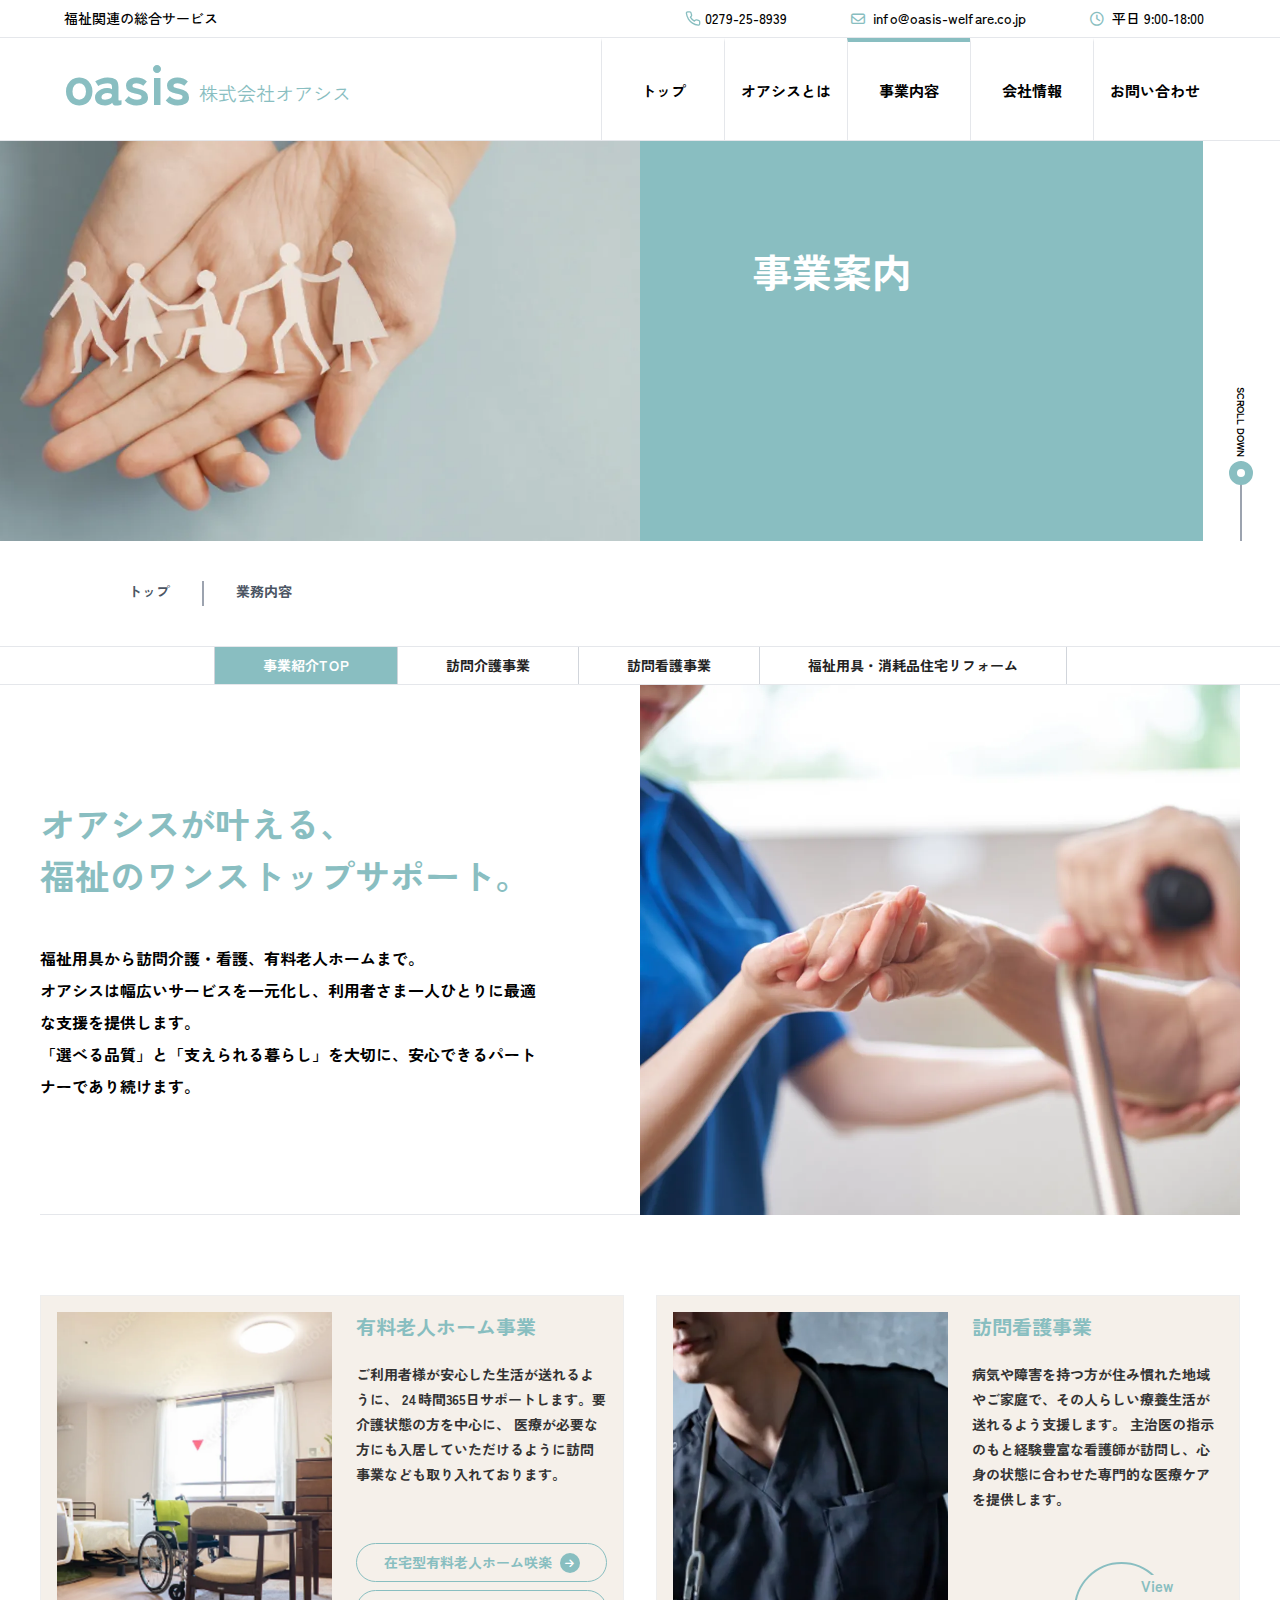
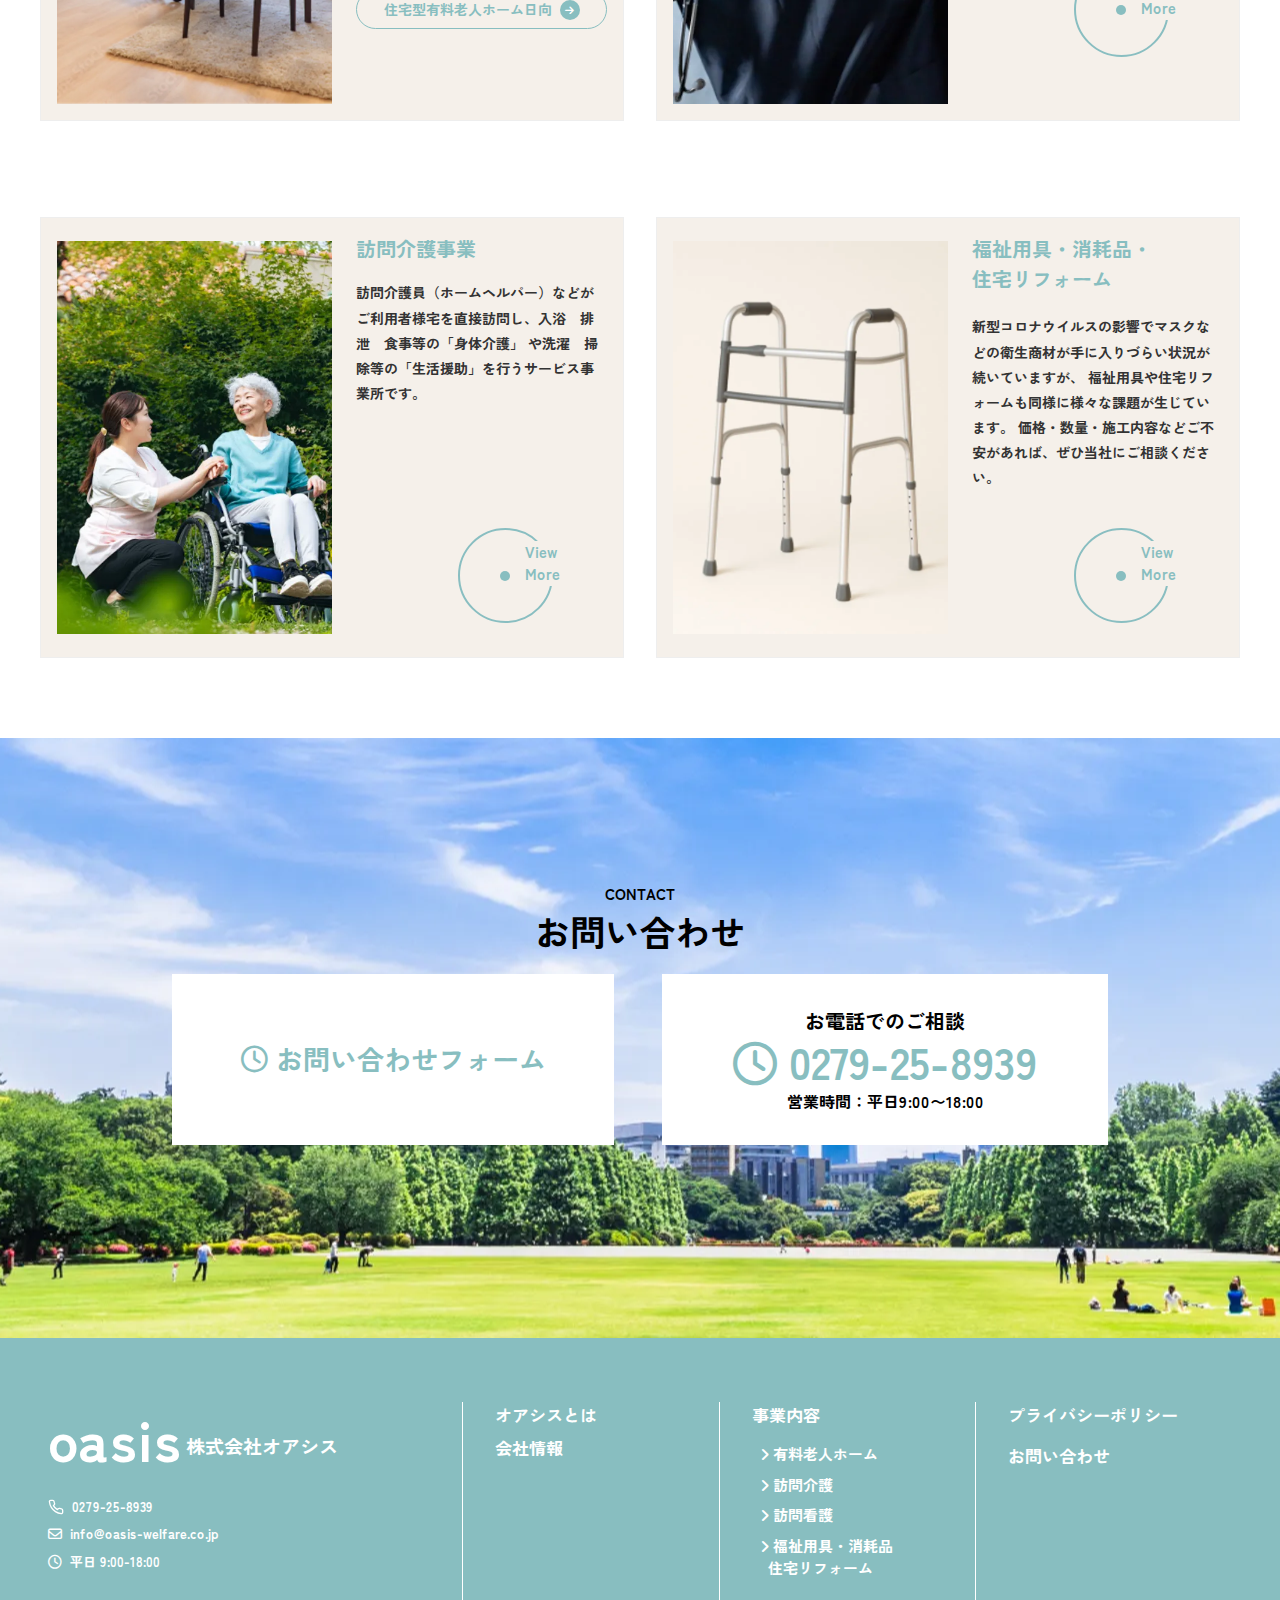
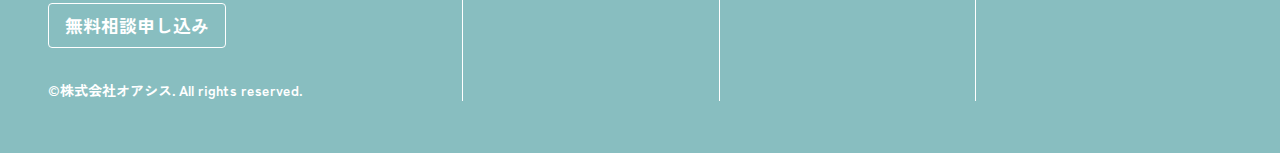
<file: business.html>
<!DOCTYPE html>
<html lang="en">

<head>
    <meta charset="UTF-8">
    <meta name="viewport" content="width=device-width, initial-scale=1.0">
    <title>Oasis</title>

    <link href="https://fonts.googleapis.com/css2?family=Zen+Kaku+Gothic+New:wght@300;400;500;700&display=swap"
        rel="stylesheet">
    <link rel="stylesheet" href="https://cdnjs.cloudflare.com/ajax/libs/font-awesome/6.5.0/css/all.min.css" />

    <link rel="icon" type="image/png" href="assets/images/favicon.png" />

    <link href="assets/css/swiper.css" rel="stylesheet" />
    <link href="assets/css/font.css" rel="stylesheet" />
    <link href="assets/css/main.css" rel="stylesheet" />

    <script src="assets/css/tailwind.css"></script>

    <script src="assets/js/swiper-bundle.min.js"></script>
    <script src="assets/js/simpleParallax.min.js"></script>
    <script src="assets/js/main.js"></script>
</head>
<style>
    *,
    body {
        font-family: 'Zen Kaku Gothic New', sans-serif;
    }
</style>

<body>
    <header class="fixed w-full top-0 z-50 bg-white flex flex-col justify-center items-center">
        <div class="flex justify-center w-full border-b-[1px] border-gray-200 ">
            <div class="max-w-[1440px] w-full flex flex-row justify-between px-4 md:px-4 lg:px-12 xl:px-16 py-2">
                <a href="index.html">
                    <div class="font-medium text-[10px] md:text-[13px] lg:text-[14px]">
                        福祉関連の総合サービス
                    </div>
                    <div class="text-[#89bec1] text-[48px] block md:hidden font-bold -mt-4 -mb-3">
                        oasis
                    </div>
                </a>
                <div class="flex justify-between gap-3">
                    <div class="flex flex-col md:flex-row justify-center gap-2 md:gap-10 lg:gap-16">
                        <div class="flex text-[13px] md:text-[13px] lg:text-[14px] font-medium gap-1">
                            <svg class="w-[13px] md:w-[12px] lg:w-[16px] aspect-[1]" viewBox="0 0 24 24" fill="none"
                                stroke="#88bec0" stroke-width="2" stroke-linecap="round" stroke-linejoin="round">
                                <path
                                    d="M22 16.92v3a2 2 0 0 1-2.18 2 19.79 19.79 0 0 1-8.63-3.07 19.5 19.5 0 0 1-6-6A19.79 19.79 0 0 1 2.12 4.18 2 2 0 0 1 4.11 2h3a2 2 0 0 1 2 1.72 12.84 12.84 0 0 0 .7 2.81 2 2 0 0 1-.45 2.11L8.09 9.91a16 16 0 0 0 6 6l1.27-1.27a2 2 0 0 1 2.11-.45 12.84 12.84 0 0 0 2.81.7A2 2 0 0 1 22 16.92z" />
                            </svg>
                            <span>0279-25-8939</span>
                        </div>
                        <div class="hidden md:block md:text-[13px] lg:text-[14px] font-medium gap-1">
                            <i class="fa-regular fa-envelope text-[#88bec0]"></i>&nbsp;
                            <span>info@oasis-welfare.co.jp</span>
                        </div>
                        <div class="text-[12px] md:text-[13px] lg:text-[14px] font-medium">
                            <i class="fa-regular fa-clock text-[#88bec0]"></i>&nbsp;
                            <span>平日 9:00-18:00</span>
                        </div>
                    </div>
                    <div class="flex items-center">
                        <div id="hamburgerBtn"
                            class="relative flex justify-center md:hidden flex-col text-white w-[52px] h-[52px] rounded-full bg-[#89bec1]">
                            <div class="flex flex-col items-center gap-[5px] w-full">
                                <div class="h-[3px] w-[40%] bg-white"></div>
                                <div class="h-[3px] w-[40%] bg-white"></div>
                            </div>
                        </div>
                    </div>
                </div>
            </div>
        </div>
        <div class="flex justify-center w-full border-b-[1px] border-gray-200 ">
            <div class="max-w-[1440px] w-full flex flex-row justify-between md:px-4 lg:px-12 xl:px-16">
                <div class="w-full flex justify-between">
                    <!-- logo -->
                    <a href="index.html"
                        class="hidden md:flex w-2/7 items-end col-span-2 font-gothic text-[#89bec1] text-[14px] lg-[text-[15px] xl:text-[19px] gap-2 mb-4 cursor-pointer select-none">
                        <div class="text-[48px] md:text-[32px] lg:text-[36px] lg:text-[48px] xl:text-[57px] font-bold">
                            oasis
                        </div>
                        <div class=" mb-1 lg:mb-3 xl:mb-4">株式会社オアシス</div>
                    </a>

                    <!-- menu -->
                    <div class="hidden md:grid w-5/7 grid-cols-5">
                        <a href="index.html"
                            class="border-t-4 border-t-transparent hover:border-t-[#89bec1] px-4 border-l-[1px] border-gray-200 font-bold flex justify-center items-center cursor-pointer  duration-300">
                            <span class="text-[12px] lg:text-[15px]">トップ</span>
                        </a>
                        <a href="about.html"
                            class="border-t-4 border-t-transparent hover:border-t-[#89bec1] px-4 border-l-[1px] border-gray-200 font-bold flex justify-center items-center cursor-pointer  duration-300">
                            <span class="text-[12px] lg:text-[15px]">オアシスとは</span>
                        </a>
                        <div
                            class="border-t-4 border-t-[#89bec1] px-4 border-l-[1px] border-gray-200 font-bold flex justify-center items-center cursor-pointer  duration-300">
                            <span class="text-[12px] lg:text-[15px]">事業内容</span>
                        </div>
                        <a href="company.html"
                            class="border-t-4 border-t-transparent hover:border-t-[#89bec1] px-4 border-l-[1px] border-gray-200 font-bold flex justify-center items-center cursor-pointer  duration-300">
                            <span class="text-[12px] lg:text-[15px]">会社情報</span>
                        </a>
                        <a href="contact.html"
                            class="border-t-4 border-t-transparent hover:border-t-[#89bec1] px-4 border-l-[1px] border-gray-200 font-bold flex justify-center items-center cursor-pointer  duration-300">
                            <span class="text-[12px] lg:text-[15px]">お問い合わせ</span>
                        </a>
                    </div>
                </div>
            </div>
        </div>
    </header>
    <div id="temp-header" class="h-[77px] md:h-[101.5px] lg:h-[127px] xl:h-[140.5px]"></div>
    <section class="flex flex-col md:flex-row md:max-h-[400px] lg:h-[350px] xl:h-[400px]">
        <div class="w-full md:w-1/2 h-[290px] md:h-[300px] lg:h-[350px] xl:h-full max-h-[400px] relative">
            <img class="w-full h-full object-cover absolute inset-0" src="assets/images/fv-business.webp">
            <h1>株式会社オアシス｜福祉用具の販売・貸与や訪問介護・看護</h1>
        </div>
        <div
            class="w-full md:w-1/2 h-[290px] md:h-[300px] lg:h-[350px] xl:h-full max-h-[400px] flex flex-row bg-[#89bec1]">
            <div class="w-full flex flex-col p-20 md:p-16 lg:p-24 xl:px-28 2xl:px-40">
                <h1
                    class="text-white text-center font-bold md:text-left text-[33px] lg:text-[36px] xl:text-[40px] leading-[1.7]">
                    事業案内
                </h1>
            </div>
            <div
                class="relative md:w-[36px] lg:w-[80px] xl:w-[95px] bg-[#89bec1] md:bg-white flex justify-center items-end">
                <div
                    class="absolute w-[45px] px-2 flex flex-col items-center space-y-1 z-40 right-1 md:-right-[5px] lg:right-[10px] xl:right-4">
                    <p class="[writing-mode:vertical-rl] text-[8px] md:text-[10px] font-bold">SCROLL DOWN</p>
                    <div id="scroll-line" class="relative w-[2px] h-[80px] md:mr-[2px] bg-gray-400">
                        <div id="scroll-circle"
                            class="absolute top-0 left-1/2 -translate-x-1/2 w-6 h-6 rounded-full bg-white border-[8px] border-[#89bec1] scroll-circle transition-transform duration-200 ease-linear">
                        </div>
                    </div>
                </div>
            </div>
        </div>
    </section>

    <section class="w-full bg-white border-gray-200 pt-3 px-8 md:px-12 lg:px-16 xl:px-32 pb-10 md:py-2 lg:py-3 xl:py-6">
        <div class="max-w-[1200px] w-full mx-auto flex flex-row items-center py-4">
            <nav class="flex items-start lg:space-x-8 space-x-4 text-[15px]">
                <a href="index.html"
                    class="text-gray-600 font-bold text-[10px] md:text-[12px] xl:text-[14px] hover:text-[#89bec1]">トップ</a>
                <span class="w-[2px] h-[15px] md:h-[17px] lg:h-[22px] xl:h-[25px] bg-gray-400"></span>
                <span class="text-gray-600 font-bold text-[10px] md:text-[12px] xl:text-[14px]">業務内容</span>
            </nav>
        </div>
    </section>

    <section class="w-full flex justify-center items-center border-y border-gray-200">
        <div class="w-full max-w-[1000px] flex justify-center items-center">
            <div id="filterTabs" class="flex flex-col md:flex-row w-full justify-center items-center">
                <div class="w-full md:w-auto flex items-center justify-center h-[64px] md:h-auto">
                    <div class="w-full md:w-auto filter-tab flex items-center justify-center border-l-[1px] border-gray-300 text-white text-center px-4 md:px-5 lg:px-12 py-2 h-full text-[13px] md:text-[12px] xl:text-[14px] cursor-pointer font-bold whitespace-nowrap transition-colors duration-300 select-none bg-[#89bec1] select-none"
                        data-filter="all">
                        事業紹介TOP
                    </div>
                    <a href="business-1.html"
                        class="w-full md:w-auto filter-tab flex items-center justify-center border-r-[1px] md:border-r-0 border-l-[1px] border-gray-300 text-[#222] text-center px-4 md:px-5 lg:px-12 py-2 h-full text-[13px] md:text-[12px] xl:text-[14px] cursor-pointer font-bold whitespace-nowrap transition-colors duration-300 select-none"
                        data-filter="kokusai">
                        訪問介護事業
                    </a>
                </div>
                <div class="w-full md:w-auto flex items-center justify-center h-[64px] md:h-auto">
                    <a href="business-2.html"
                        class="w-full md:w-auto filter-tab flex items-center justify-center border-l-[1px] border-t-[1px] md:border-t-0 border-gray-300 text-[#222] text-center px-4 md:px-5 lg:px-12 py-2 h-full text-[13px] md:text-[12px] xl:text-[14px] cursor-pointer font-bold whitespace-nowrap transition-colors duration-300 select-none"
                        data-filter="japan">
                        訪問看護事業
                    </a>
                    <a href="business-3.html"
                        class="w-full md:w-auto filter-tab flex items-center justify-center border-x-[1px] border-t-[1px] md:border-t-0 border-gray-300 text-[#222] text-center px-4 md:px-5 lg:px-12 py-2 h-full text-[13px] md:text-[12px] xl:text-[14px] cursor-pointer font-bold whitespace-nowrap transition-colors duration-300 select-none"
                        data-filter="group">
                        福祉用具<span class="hidden md:inline">・</span><br class="md:hidden"> 消耗品住宅リフォーム
                    </a>
                </div>
            </div>
        </div>
    </section>

    <section class="w-full flex justify-center pb-10">
        <div class="w-full max-w-[1200px] flex flex-col items-center justify-center">
            <div class="w-full flex flex-col md:flex-row">
                <div
                    class="flex flex-col items-start justify-center w-full md:w-1/2 pl-8 xl:pl-0 pr-8 md:pr-12 lg:pr-20 xl:pr-24 gap-10 border-b-[1px] border-gray-200 py-10 lg:py-20 xl:py-28">
                    <h3 class="text-[22px] md:text-[24px] lg:text-[28px] xl:text-[35px] font-bold text-[#89bec1]">
                        オアシスが叶える、<br class="hidden lg:block">福祉のワンストップサポート。
                    </h3>
                    <p
                        class="text-[14px] md:text-[13px] lg:text-[15px] xl:text-[16px] font-bold leading-[1.8] lg:leading-[2]">
                        福祉用具から訪問介護・看護、有料老人ホームまで。<br>
                        オアシスは幅広いサービスを一元化し、利用者さま一人ひとりに最適<br>
                        な支援を提供します。<br>
                        「選べる品質」と「支えられる暮らし」を大切に、安心できるパート<br>
                        ナーであり続けます。
                    </p>
                </div>
                <div class="relative w-full md:w-1/2 h-[305px] md:h-full">
                    <img class="w-full h-full object-cover absolute inset-0" src="assets/images/service.webp">
                </div>
            </div>
        </div>
    </section>

    <section class="w-full flex justify-center pt-10 pb-20 md:px-16 lg:px-8">
        <div class="max-w-[1200px] w-full grid md:grid-cols-2 gap-x-4 md:gap-x-6 lg:gap-x-8 gap-y-10 lg:gap-y-24">
            <div
                class="w-full bg-[#F5F0EA] flex flex-col lg:flex-row items-center px-4 md:px-4 py-4 md:py-2 xl:py-4 border border-[#eee] gap-4 lg:gap">
                <div class="w-full lg:w-1/2 aspect-[1.8] lg:aspect-[0.7] flex items-center">
                    <img src="assets/images/nursing-home.webp" alt="有料老人ホームの部屋"
                        class="w-full aspect-[1.8] lg:aspect-[0.7] object-cover " />
                </div>
                <div class="flex-1 flex flex-col h-full xl:pl-2 gap-3">
                    <h4 class="text-[#88BEC0] text-[21px] lg:text-[18px] xl:text-[20px] font-bold mb-2">有料老人ホーム事業</h4>
                    <p
                        class="text-[#333] text-[14px] lg:text-[13px] xl:text-[14px] leading-[1.8] lg:leading-[1.6] xl:leading-[1.8] font-bold xl:mb-5">
                        ご利用者様が安心した生活が送れるように、
                        24時間365日サポートします。要介護状態の方を中心に、
                        医療が必要な方にも入居していただけるように訪問事業なども取り入れております。
                    </p>
                    <div class="flex flex-col items-center gap-2 pt-0 md:pt-6 lg:pt-4 xl:pt-6">
                        <a href="https://sakura-akagi.com/" target="_blank"
                            class="w-full flex items-center justify-center w-fit px-3 xl:px-4 py-2 rounded-full border border-[#88BEC0] text-[#88BEC0] font-bold text-[13px] lg:text-[12px] xl:text-[14px] hover:bg-[#E0F6F6] transition">
                            在宅型有料老人ホーム咲楽
                            <span
                                class="ml-2 flex items-center justify-center w-4 xl:w-5 h-4 xl:h-5 rounded-full text-white bg-[#88BEC0]">
                                <i class="fa-solid fa-arrow-right text-[8px] xl:text-[10px]"></i>
                            </span>
                        </a>
                        <a href="https://hinata-home.jp/" target="_blank"
                            class="w-full flex items-center justify-center w-fit px-3 xl:px-4 py-2 rounded-full border border-[#88BEC0] text-[#88BEC0] font-bold text-[13px] lg:text-[12px] xl:text-[14px] hover:bg-[#E0F6F6] transition">
                            住宅型有料老人ホーム日向
                            <span
                                class="ml-2 flex items-center justify-center w-4 xl:w-5 h-4 xl:h-5 rounded-full text-white bg-[#88BEC0]">
                                <i class="fa-solid fa-arrow-right text-[8px] xl:text-[10px]"></i>
                            </span>
                        </a>
                    </div>
                </div>
            </div>
            <div
                class="w-full bg-[#F5F0EA] flex flex-col lg:flex-row items-center px-4 md:px-4 py-4 md:py-2 xl:py-4 border border-[#eee] gap-4">
                <div class="w-full lg:w-1/2 aspect-[1.8] lg:aspect-[0.7] flex items-center">
                    <img src="assets/images/about03.webp" alt="有料老人ホームの部屋"
                        class="w-full aspect-[1.8] lg:aspect-[0.7] object-cover " />
                </div>
                <div class="flex-1 flex flex-col h-full xl:pl-2 gap-2 xl:gap-3">
                    <h4 class="text-[#88BEC0] text-[21px] lg:text-[18px] xl:text-[20px] font-bold mb-2">訪問看護事業</h4>
                    <p
                        class="text-[#333] text-[14px] lg:text-[13px] xl:text-[14px] leading-[1.8] lg:leading-[1.6] xl:leading-[1.8] font-bold xl:mb-5">
                        病気や障害を持つ方が住み慣れた地域やご家庭で、その人らしい療養生活が送れるよう支援します。
                        主治医の指示のもと経験豊富な看護師が訪問し、心身の状態に合わせた専門的な医療ケアを提供します。
                    </p>
                    <div class="w-full flex justify-end">
                        <div
                            class="flex w-[140px] h-[130px] justify-center items-center mr-8 md:pr-0 transform transition-transform duration-200">
                            <a href="business-2.html"
                                class="relative flex justify-center items-center w-[95px] hover:w-[130px] aspect-[1] rounded-full bg-[#F5F0EA] border-[2px] hover:border-[3px] border-[#89bec1] group duration-200 cursor-pointer">
                                <span class="relative w-[10px] aspect-[1] rounded-full bg-[#88BEC0] duration-200">
                                    <p
                                        class="w-[70px] absolute left-[25px] -bottom-[5px] bg-[#F5F0EA] text-[15px] text-[#88BEC0] font-bold duration-200">
                                        View More
                                    </p>
                                </span>
                            </a>
                        </div>
                    </div>
                </div>
            </div>
            <div
                class="w-full bg-[#F5F0EA] flex flex-col lg:flex-row items-center px-4 md:px-4 py-4 md:py-2 xl:py-4 border border-[#eee] gap-4">
                <div class="w-full lg:w-1/2 aspect-[1.8] lg:aspect-[0.7] flex items-center">
                    <img src="assets/images/about02.webp" alt="有料老人ホームの部屋"
                        class="w-full aspect-[1.8] lg:aspect-[0.7] object-cover object-right " />
                </div>
                <div class="flex-1 flex flex-col h-full xl:pl-2 gap-2 xl:gap-3 justify-between">
                    <div class="flex flex-col gap-2">
                        <h4 class="text-[#88BEC0] text-[21px] lg:text-[18px] xl:text-[20px] font-bold mb-2">訪問介護事業</h4>
                        <p
                            class="text-[#333] text-[14px] lg:text-[13px] xl:text-[14px] leading-[1.8] lg:leading-[1.6] xl:leading-[1.8] font-bold xl:mb-5">
                            訪問介護員（ホームヘルパー）などがご利用者様宅を直接訪問し、入浴　排泄　食事等の「身体介護」
                            や洗濯　掃除等の「生活援助」を行うサービス事業所です。
                        </p>
                    </div>
                    <div class="w-full flex justify-end">
                        <div
                            class="flex w-[140px] h-[130px] justify-center items-center mr-8 md:pr-0 transform transition-transform duration-200">
                            <a href="business-1.html"
                                class="relative flex justify-center items-center w-[95px] hover:w-[130px] aspect-[1] rounded-full bg-[#F5F0EA] border-[2px] hover:border-[3px] border-[#89bec1] group duration-200 cursor-pointer">
                                <span class="relative w-[10px] aspect-[1] rounded-full bg-[#88BEC0] duration-200">
                                    <p
                                        class="w-[70px] absolute left-[25px] -bottom-[5px] bg-[#F5F0EA] text-[15px] text-[#88BEC0] font-bold duration-200">
                                        View More
                                    </p>
                                </span>
                            </a>
                        </div>
                    </div>
                </div>
            </div>
            <div
                class="w-full bg-[#F5F0EA] flex flex-col lg:flex-row items-center px-4 md:px-4 py-4 md:py-2 xl:py-4 border border-[#eee] gap-4">
                <div class="w-full lg:w-1/2 aspect-[1.8] lg:aspect-[0.7] flex items-center">
                    <img src="assets/images/welfare-equipment.webp" alt="有料老人ホームの部屋"
                        class="w-full aspect-[1.8] lg:aspect-[0.7] object-cover object-center" />
                </div>
                <div class="flex-1 flex flex-col h-full xl:pl-2 gap-2 xl:gap-3">
                    <h4 class="text-[#88BEC0] text-[21px] lg:text-[18px] xl:text-[20px] font-bold mb-2">福祉用具・消耗品・<br
                            class="hidden lg:block"> 住宅リフォーム</h4>
                    <div>
                        <p
                            class="text-[#333] text-[14px] lg:text-[13px] xl:text-[14px] leading-[1.8] lg:leading-[1.6] xl:leading-[1.8] font-bold xl:mb-5">
                            新型コロナウイルスの影響でマスクなどの衛生商材が手に入りづらい状況が続いていますが、
                            福祉用具や住宅リフォームも同様に様々な課題が生じています。
                            価格・数量・施工内容などご不安があれば、ぜひ当社にご相談ください。
                        </p>
                        <div class="w-full flex justify-end">
                            <div
                                class="flex w-[140px] h-[130px] justify-center items-center mr-8 md:pr-0 transform transition-transform duration-200">
                                <a href="business-3.html"
                                    class="relative flex justify-center items-center w-[95px] hover:w-[130px] aspect-[1] rounded-full bg-[#F5F0EA] border-[2px] hover:border-[3px] border-[#89bec1] group duration-200 cursor-pointer">
                                    <span class="relative w-[10px] aspect-[1] rounded-full bg-[#88BEC0] duration-200">
                                        <p
                                            class="w-[70px] absolute left-[25px] -bottom-[5px] bg-[#F5F0EA] text-[15px] text-[#88BEC0] font-bold duration-200">
                                            View More
                                        </p>
                                    </span>
                                </a>
                            </div>
                        </div>
                    </div>
                </div>
            </div>
        </div>
    </section>

    <div id="menu_modal"
        class="w-full fixed inset-0 z-40 flex bg-[#033939cc] transition-all duration-700 ease-in-out pointer-events-none opacity-0 pt-[77px]">
        <div class="relative w-full h-full flex flex-col px-8 py-10 bg-[#81BCBE] overflow-auto">
            <div class="w-full flex flex-col-reverse md:flex-row">
                <div class="w-full md:w-[35%] flex">
                    <div class="w-full flex flex-col-reverse md:flex-col gap-4 min-w-[220px]">
                        <div
                            class="md:hidden block lg text-[14px] md:text-[10px] xl:text-[14px] text-center text-white font-bold">
                            ©株式会社オアシス. All rights reserved.</div>
                        <a href="index.html" class="w-full flex flex-col md:flex-row items-center md:items-end gap-1">
                            <span
                                class="text-white font-bold text-[57px] md:text-[40px] lg:text-[57px] leading-tight tracking-wide">oasis</span>
                            <span
                                class="text-white text-[19px] md:text-[14px] lg:text-[19px] font-bold pb-3">株式会社オアシス</span>
                        </a>
                        <div class="flex flex-col gap-2 text-white text-[13px] mt-2">
                            <div class="flex items-center font-bold gap-2">
                                <svg class="w-[16px] md:w-[12px] lg:w-[16px] aspect-[1]" viewBox="0 0 24 24" fill="none"
                                    stroke="white" stroke-width="2" stroke-linecap="round" stroke-linejoin="round">
                                    <path
                                        d="M22 16.92v3a2 2 0 0 1-2.18 2 19.79 19.79 0 0 1-8.63-3.07 19.5 19.5 0 0 1-6-6A19.79 19.79 0 0 1 2.12 4.18 2 2 0 0 1 4.11 2h3a2 2 0 0 1 2 1.72 12.84 12.84 0 0 0 .7 2.81 2 2 0 0 1-.45 2.11L8.09 9.91a16 16 0 0 0 6 6l1.27-1.27a2 2 0 0 1 2.11-.45 12.84 12.84 0 0 0 2.81.7A2 2 0 0 1 22 16.92z" />
                                </svg>
                                <span>0279-25-8939</span>
                            </div>
                            <div class="flex items-center font-bold gap-2">
                                <i
                                    class="fa-regular fa-envelope text-white text-[14px] md:text-[10px] lg:text-[14px]"></i>
                                <span>info@oasis-welfare.co.jp</span>
                            </div>
                            <div class="flex items-center font-bold gap-2">
                                <i class="fa-regular fa-clock text-white text-[14px] md:text-[10px] lg:text-[14px]"></i>
                                <span>平日 9:00-18:00</span>
                            </div>
                        </div>
                        <div class="w-full flex justify-center md:justify-start">
                            <a href="#"
                                class="mt-4 w-fit px-4 py-2 border border-white rounded text-white text-[18px] md:text-[13px] lg:text-[18px] font-bold hover:bg-white hover:text-[#85babc] duration-200 transition-all">
                                無料相談申し込み
                            </a>
                        </div>
                        <span
                            class="hidden md:block mt-4 lg text-[14px] md:text-[10px] xl:text-[14px] text-white font-bold">
                            ©株式会社オアシス. All rights reserved.
                        </span>
                    </div>
                </div>
                <div class="w-full md:w-[65%] flex flex-col md:flex-row gap-8 ">
                    <div
                        class="w-full md:w-1/3 flex flex-col gap-2 border-l-[1px] border-white pl-6 md:pl-3 xl:pl-8 min-w-[140px]">
                        <a href="about.html"
                            class="text-white font-bold text-[21px] md:text-[12px] lg:text-[17px] hover:underline">オアシスとは</a>
                        <a href="company.html"
                            class="text-white font-bold text-[21px] md:text-[12px] lg:text-[17px] hover:underline">会社情報</a>
                    </div>
                    <div
                        class="w-full md:w-1/3 flex flex-col gap-2 border-l-[1px] border-white pl-6 md:pl-3 xl:pl-8 min-w-[180px]">
                        <span
                            class="text-white font-semibold text-[21px] md:text-[12px] lg:text-[17px] mb-2">事業内容</span>
                        <a href="business.html"
                            class="text-white text-[18px] md:text-[11px] lg:text-[15px] pl-2 font-bold hover:underline">
                            <i class="fa-solid fa-angle-right"></i>
                            有料老人ホーム
                        </a>
                        <a href="business-1.html"
                            class="text-white text-[18px] md:text-[11px] lg:text-[15px] pl-2 font-bold hover:underline">
                            <i class="fa-solid fa-angle-right"></i>
                            訪問介護
                        </a>
                        <a href="business-2.html"
                            class="text-white text-[18px] md:text-[11px] lg:text-[15px] pl-2 font-bold hover:underline">
                            <i class="fa-solid fa-angle-right"></i>
                            訪問看護
                        </a>
                        <a href="business-3.html"
                            class="text-white text-[18px] md:text-[11px] lg:text-[15px] pl-2 font-bold hover:underline">
                            <i class="fa-solid fa-angle-right"></i>
                            福祉用具・消耗品<br> &nbsp; 住宅リフォーム
                        </a>
                    </div>
                    <div
                        class="w-full md:w-1/3 flex flex-col gap-2 border-l-[1px] border-white pl-6 md:pl-3 xl:pl-8 min-w-[150px]">
                        <a href="policy.html"
                            class="text-white text-[21px] md:text-[12px] lg:text-[17px] font-bold mb-2 hover:underline">プライバシーポリシー</a>
                        <a href="contact.html"
                            class="text-white text-[21px] md:text-[12px] lg:text-[17px] font-bold hover:underline">お問い合わせ</a>
                    </div>
                </div>
            </div>
        </div>
    </div>

    <section class="w-full">
        <div
            class="flex justify-center items-center gap-20 max-h-[600px] h-[480px] md:h-full xl:h-[600px] md:py-28 lg:py-32 xl:py-40 bg-[url('assets/images/bg_contact.webp')] bg-center">
            <div class="flex flex-col w-full md:w-[720px] lg:w-[800px] xl:w-full max-w-[1000px] gap-4 px-8 pb-12">
                <div class="flex flex-col">
                    <p class="font-bold text-center text-[16px] md:text-[15px]">CONTACT</p>
                    <h2 class="font-bold text-center text-[28px] md:text-[24px] lg:text-[32px]  xl:text-[35px]">お問い合わせ
                    </h2>
                </div>
                <div class="flex flex-col md:flex-row w-full gap-3 md:gap-4 lg:gap-8 xl:gap-12">
                    <a href="contact.html"
                        class="w-full h-[109px] md:h-auto md:w-1/2 flex justify-center items-center text-[17px] md:text-[20px] lg:text-[24px] xl:text-[27px] font-bold bg-white text-[#88bec0] cursor-pointer gap-2 hover:text-white hover:bg-[#88bec0] duration-300 select-none">
                        <i class="fa-regular fa-clock"></i>
                        お問い合わせフォーム
                    </a>
                    <div
                        class="w-full h-[109px] md:h-full md:w-1/2 flex flex-col justify-center items-center bg-white p-2 xl:p-8 hover:bg-[#88bec0] duration-300 group select-none">
                        <h2 class="text-[13px] md:text-[12px] lg:text-[16px] xl:text-[20px] font-bold">お電話でのご相談 </h2>
                        <div
                            class="text-[#88bec0] text-[28px] md:text-[28px] lg:text-[36px] xl:text-[44px] font-bold gap-2 -my-2 group-hover:text-white cursor-pointer duration-300">
                            <i class="fa-regular fa-clock"></i>
                            0279-25-8939
                        </div>
                        <p
                            class="hidden md:block text-[10px] md:text-[10px] lg:text-[14px] xl:text-[16px] font-bold pt-[3px]">
                            営業時間：平日9:00〜18:00
                        </p>
                    </div>
                </div>
            </div>
        </div>
    </section>

    <footer class="w-full bg-[#88bec0] py-16 md:max-h-[415px]">
        <div
            class="max-w-[1440px] w-full md:w-[700px] lg:w-full mx-auto px-12 md:px-4 lg:px-12 flex flex-col md:flex-row items-start gap-8">
            <div class="w-full flex flex-col-reverse md:flex-row">
                <div class="w-full md:w-[35%] flex">
                    <div class="w-full flex flex-col-reverse md:flex-col gap-4 min-w-[220px]">
                        <div
                            class="md:hidden block lg text-[14px] md:text-[10px] xl:text-[14px] text-center text-white font-bold">
                            ©株式会社オアシス. All rights reserved.</div>
                        <a href="index.html" class="w-full flex flex-col md:flex-row items-center md:items-end gap-1">
                            <span
                                class="text-white font-bold text-[57px] md:text-[40px] lg:text-[57px] leading-tight tracking-wide">oasis</span>
                            <span
                                class="text-white text-[19px] md:text-[14px] lg:text-[19px] font-bold pb-3">株式会社オアシス</span>
                        </a>
                        <div class="flex flex-col gap-2 text-white text-[13px] mt-2">
                            <div class="flex items-center font-bold gap-2">
                                <svg class="w-[16px] md:w-[12px] lg:w-[16px] aspect-[1]" viewBox="0 0 24 24" fill="none"
                                    stroke="white" stroke-width="2" stroke-linecap="round" stroke-linejoin="round">
                                    <path
                                        d="M22 16.92v3a2 2 0 0 1-2.18 2 19.79 19.79 0 0 1-8.63-3.07 19.5 19.5 0 0 1-6-6A19.79 19.79 0 0 1 2.12 4.18 2 2 0 0 1 4.11 2h3a2 2 0 0 1 2 1.72 12.84 12.84 0 0 0 .7 2.81 2 2 0 0 1-.45 2.11L8.09 9.91a16 16 0 0 0 6 6l1.27-1.27a2 2 0 0 1 2.11-.45 12.84 12.84 0 0 0 2.81.7A2 2 0 0 1 22 16.92z" />
                                </svg>
                                <span>0279-25-8939</span>
                            </div>
                            <div class="flex items-center font-bold gap-2">
                                <i
                                    class="fa-regular fa-envelope text-white text-[14px] md:text-[10px] lg:text-[14px]"></i>
                                <span>info@oasis-welfare.co.jp</span>
                            </div>
                            <div class="flex items-center font-bold gap-2">
                                <i class="fa-regular fa-clock text-white text-[14px] md:text-[10px] lg:text-[14px]"></i>
                                <span>平日 9:00-18:00</span>
                            </div>
                        </div>
                        <div class="w-full flex justify-center md:justify-start">
                            <a href="#"
                                class="mt-4 w-fit px-4 py-2 border border-white rounded text-white text-[18px] md:text-[13px] lg:text-[18px] font-bold hover:bg-white hover:text-[#85babc] duration-200 transition-all">
                                無料相談申し込み
                            </a>
                        </div>
                        <span
                            class="hidden md:block mt-4 lg text-[14px] md:text-[10px] xl:text-[14px] text-white font-bold">
                            ©株式会社オアシス. All rights reserved.
                        </span>
                    </div>
                </div>
                <div class="w-full md:w-[65%] flex flex-col md:flex-row gap-8 md:gap-0">
                    <div
                        class="w-full md:w-1/3 flex flex-col gap-2 border-l-[1px] border-white pl-6 md:pl-3 xl:pl-8 min-w-[140px]">
                        <a href="about.html"
                            class="text-white font-bold text-[21px] md:text-[12px] lg:text-[17px] hover:underline">オアシスとは</a>
                        <a href="company.html"
                            class="text-white font-bold text-[21px] md:text-[12px] lg:text-[17px] hover:underline">会社情報</a>
                    </div>
                    <div
                        class="w-full md:w-1/3 flex flex-col gap-2 border-l-[1px] border-white pl-6 md:pl-3 xl:pl-8 min-w-[180px]">
                        <span
                            class="text-white font-semibold text-[21px] md:text-[12px] lg:text-[17px] mb-2">事業内容</span>
                        <a href="business.html"
                            class="text-white text-[18px] md:text-[11px] lg:text-[15px] pl-2 font-bold hover:underline">
                            <i class="fa-solid fa-angle-right"></i>
                            有料老人ホーム
                        </a>
                        <a href="business-1.html"
                            class="text-white text-[18px] md:text-[11px] lg:text-[15px] pl-2 font-bold hover:underline">
                            <i class="fa-solid fa-angle-right"></i>
                            訪問介護
                        </a>
                        <a href="business-2.html"
                            class="text-white text-[18px] md:text-[11px] lg:text-[15px] pl-2 font-bold hover:underline">
                            <i class="fa-solid fa-angle-right"></i>
                            訪問看護
                        </a>
                        <a href="business-3.html"
                            class="text-white text-[18px] md:text-[11px] lg:text-[15px] pl-2 font-bold hover:underline">
                            <i class="fa-solid fa-angle-right"></i>
                            福祉用具・消耗品<br> &nbsp; 住宅リフォーム
                        </a>
                    </div>
                    <div
                        class="w-full md:w-1/3 flex flex-col gap-2 border-l-[1px] border-white pl-6 md:pl-3 xl:pl-8 min-w-[150px]">
                        <a href="policy.html"
                            class="text-white text-[21px] md:text-[12px] lg:text-[17px] font-bold mb-2 hover:underline">プライバシーポリシー</a>
                        <a href="contact.html"
                            class="text-white text-[21px] md:text-[12px] lg:text-[17px] font-bold hover:underline">お問い合わせ</a>
                    </div>
                </div>
            </div>
        </div>
    </footer>

</body>

</html>
</file>
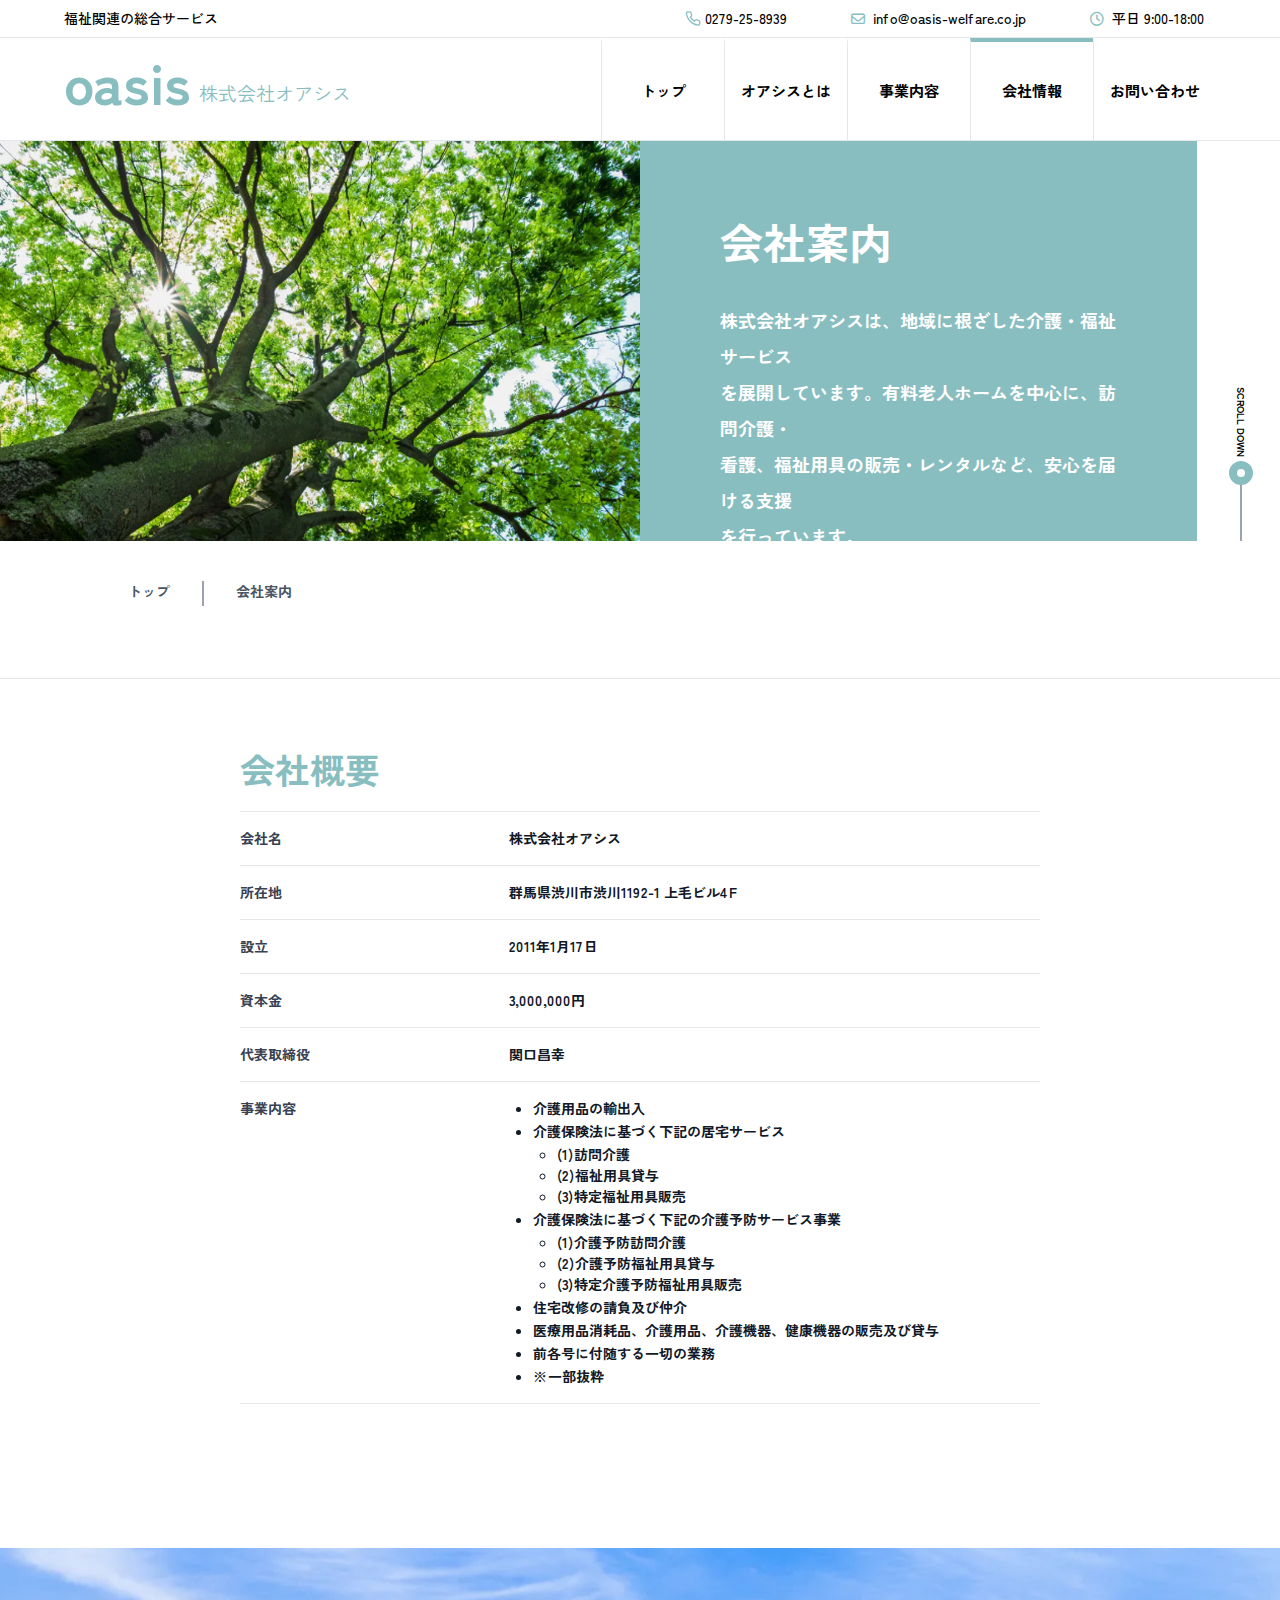
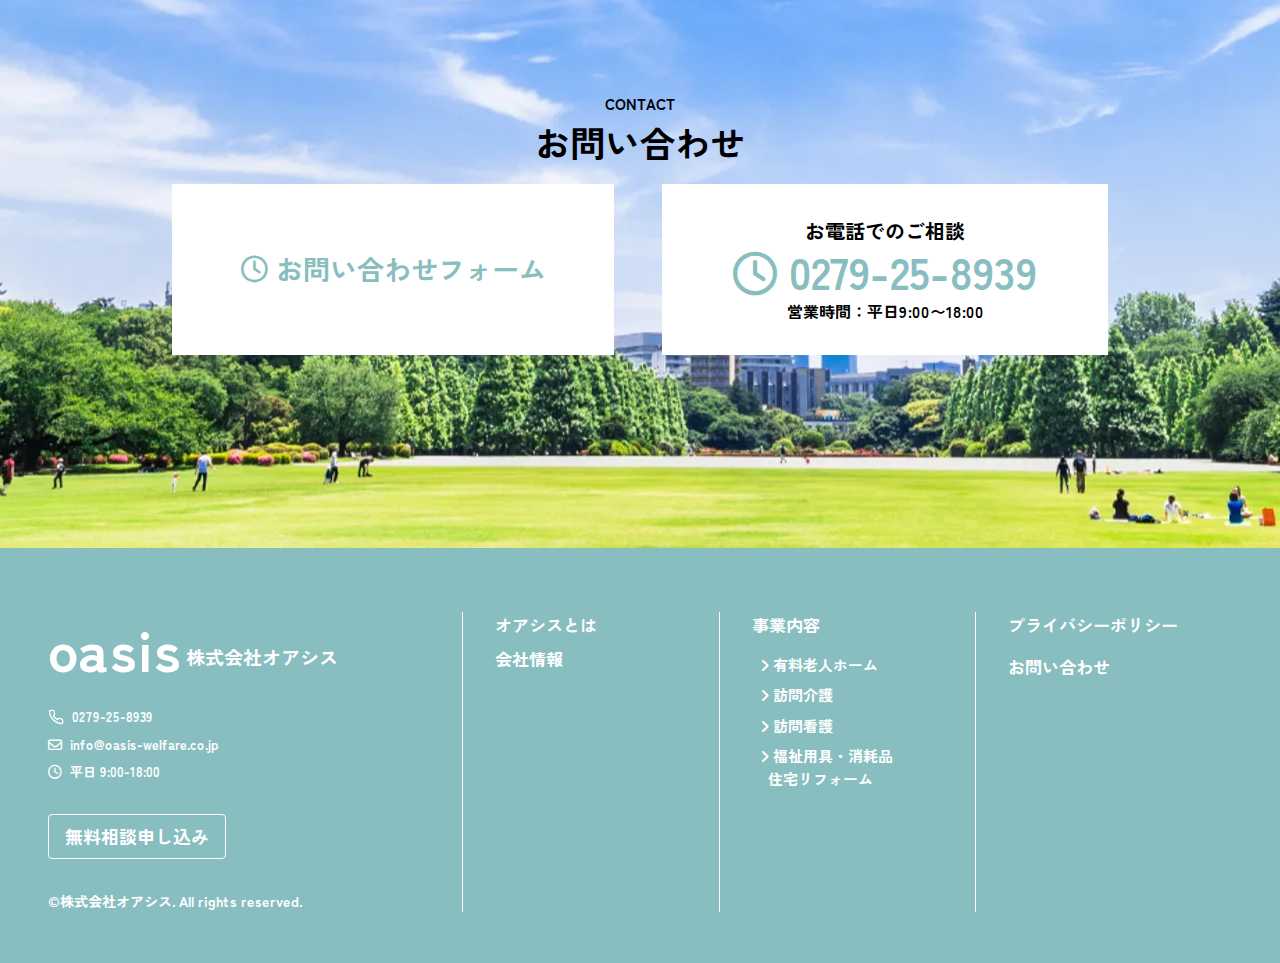
<file: company.html>
<!DOCTYPE html>
<html lang="en">

<head>
    <meta charset="UTF-8">
    <meta name="viewport" content="width=device-width, initial-scale=1.0">
    <title>Oasis</title>

    <link href="https://fonts.googleapis.com/css2?family=Zen+Kaku+Gothic+New:wght@300;400;500;700&display=swap"
        rel="stylesheet">
    <link rel="stylesheet" href="https://cdnjs.cloudflare.com/ajax/libs/font-awesome/6.5.0/css/all.min.css" />

    <link rel="icon" type="image/png" href="assets/images/favicon.png" />

    <link href="assets/css/swiper.css" rel="stylesheet" />
    <link href="assets/css/font.css" rel="stylesheet" />
    <link href="assets/css/main.css" rel="stylesheet" />

    <script src="assets/css/tailwind.css"></script>

    <script src="assets/js/swiper-bundle.min.js"></script>
    <script src="assets/js/simpleParallax.min.js"></script>
    <script src="assets/js/main.js"></script>
</head>
<style>
    *,
    body {
        font-family: 'Zen Kaku Gothic New', sans-serif;
    }
</style>

<body>
    <header class="fixed w-full top-0 z-50 bg-white flex flex-col justify-center items-center">
        <div class="flex justify-center w-full border-b-[1px] border-gray-200 ">
            <div class="max-w-[1440px] w-full flex flex-row justify-between px-4 md:px-4 lg:px-12 xl:px-16 py-2">
                <a href="index.html">
                    <div class="font-medium text-[10px] md:text-[13px] lg:text-[14px]">
                        福祉関連の総合サービス
                    </div>
                    <div class="text-[#89bec1] text-[48px] block md:hidden font-bold -mt-4 -mb-3">
                        oasis
                    </div>
                </a>
                <div class="flex justify-between gap-3">
                    <div class="flex flex-col md:flex-row justify-center gap-2 md:gap-10 lg:gap-16">
                        <div class="flex text-[13px] md:text-[13px] lg:text-[14px] font-medium gap-1">
                            <svg class="w-[13px] md:w-[12px] lg:w-[16px] aspect-[1]" viewBox="0 0 24 24" fill="none"
                                stroke="#88bec0" stroke-width="2" stroke-linecap="round" stroke-linejoin="round">
                                <path
                                    d="M22 16.92v3a2 2 0 0 1-2.18 2 19.79 19.79 0 0 1-8.63-3.07 19.5 19.5 0 0 1-6-6A19.79 19.79 0 0 1 2.12 4.18 2 2 0 0 1 4.11 2h3a2 2 0 0 1 2 1.72 12.84 12.84 0 0 0 .7 2.81 2 2 0 0 1-.45 2.11L8.09 9.91a16 16 0 0 0 6 6l1.27-1.27a2 2 0 0 1 2.11-.45 12.84 12.84 0 0 0 2.81.7A2 2 0 0 1 22 16.92z" />
                            </svg>
                            <span>0279-25-8939</span>
                        </div>
                        <div class="hidden md:block md:text-[13px] lg:text-[14px] font-medium gap-1">
                            <i class="fa-regular fa-envelope text-[#88bec0]"></i>&nbsp;
                            <span>info@oasis-welfare.co.jp</span>
                        </div>
                        <div class="text-[12px] md:text-[13px] lg:text-[14px] font-medium">
                            <i class="fa-regular fa-clock text-[#88bec0]"></i>&nbsp;
                            <span>平日 9:00-18:00</span>
                        </div>
                    </div>
                    <div class="flex items-center">
                        <div id="hamburgerBtn"
                            class="relative flex justify-center md:hidden flex-col text-white w-[52px] h-[52px] rounded-full bg-[#89bec1]">
                            <div class="flex flex-col items-center gap-[5px] w-full">
                                <div class="h-[3px] w-[40%] bg-white"></div>
                                <div class="h-[3px] w-[40%] bg-white"></div>
                            </div>
                        </div>
                    </div>
                </div>
            </div>
        </div>
        <div class="flex justify-center w-full border-b-[1px] border-gray-200 ">
            <div class="max-w-[1440px] w-full flex flex-row justify-between md:px-4 lg:px-12 xl:px-16">
                <div class="w-full flex justify-between">
                    <!-- logo -->
                    <a href="index.html"
                        class="hidden md:flex w-2/7 items-end col-span-2 font-gothic text-[#89bec1] text-[14px] lg-[text-[15px] xl:text-[19px] gap-2 mb-4 cursor-pointer select-none">
                        <div class="text-[48px] md:text-[32px] lg:text-[36px] lg:text-[48px] xl:text-[57px] font-bold">
                            oasis
                        </div>
                        <div class=" mb-1 lg:mb-3 xl:mb-4">株式会社オアシス</div>
                    </a>

                    <!-- menu -->
                    <div class="hidden md:grid w-5/7 grid-cols-5">
                        <a href="index.html"
                            class="border-t-4 border-t-transparent hover:border-t-[#89bec1] px-4 border-l-[1px] border-gray-200 font-bold flex justify-center items-center cursor-pointer  duration-300">
                            <span class="text-[12px] lg:text-[15px]">トップ</span>
                        </a>
                        <a href="about.html"
                            class="border-t-4 border-t-transparent hover:border-t-[#89bec1] px-4 border-l-[1px] border-gray-200 font-bold flex justify-center items-center cursor-pointer  duration-300">
                            <span class="text-[12px] lg:text-[15px]">オアシスとは</span>
                        </a>
                        <a href="business.html"
                            class="border-t-4 border-t-transparent hover:border-t-[#89bec1] px-4 border-l-[1px] border-gray-200 font-bold flex justify-center items-center cursor-pointer  duration-300">
                            <span class="text-[12px] lg:text-[15px]">事業内容</span>
                        </a>
                        <div
                            class="border-t-4 border-t-[#89bec1] px-4 border-l-[1px] border-gray-200 font-bold flex justify-center items-center cursor-pointer  duration-300">
                            <span class="text-[12px] lg:text-[15px]">会社情報</span>
                        </div>
                        <a href="contact.html"
                            class="border-t-4 border-t-transparent hover:border-t-[#89bec1] px-4 border-l-[1px] border-gray-200 font-bold flex justify-center items-center cursor-pointer  duration-300">
                            <span class="text-[12px] lg:text-[15px]">お問い合わせ</span>
                        </a>
                    </div>
                </div>
            </div>
        </div>
    </header>
    <div id="temp-header" class="h-[77px] md:h-[101.5px] lg:h-[127px] xl:h-[140.5px]"></div>
    <section class="flex flex-col md:flex-row md:max-h-[400px] lg:h-[350px] xl:h-[400px]">
        <div class="w-full md:w-1/2 h-[290px] md:h-[300px] lg:h-[350px] xl:h-full max-h-[400px] relative">
            <img class="w-full h-full object-cover absolute inset-0" src="assets/images/fv-company.webp">
            <h1>株式会社オアシス｜福祉用具の販売・貸与や訪問介護・看護</h1>
        </div>
        <div
            class="w-full md:w-1/2 h-[290px] md:h-[300px] lg:h-[350px] xl:h-full max-h-[400px]  flex flex-row bg-[#89bec1]">
            <div
                class="w-full flex flex-col p-8 md:p-8 lg:py-12 xl:py-16 lg:px-12 xl:px-20 2xl:px-40 gap-2 md:gap-2 lg:gap-4">
                <h1 class="text-white font-bold text-left text-[33px] lg:text-[32px] xl:text-[43px] leading-[1.7]">
                    会社案内
                </h1>
                <p class="text-white font-bold text-[14px] lg:text-[15px] xl:text-[18px] pt-2 leading-[2]">
                    株式会社オアシスは、地域に根ざした介護・福祉サービス<br class="hidden xl:block">
                    を展開しています。有料老人ホームを中心に、訪問介護・<br class="hidden xl:block">
                    看護、福祉用具の販売・レンタルなど、安心を届ける支援<br class="hidden xl:block">
                    を行っています。
                </p>
            </div>
            <div
                class="relative md:w-[36px] lg:w-[80px] xl:w-[100px] bg-[#89bec1] md:bg-white flex justify-center items-end">
                <div
                    class="absolute w-[45px] px-2 flex flex-col items-center space-y-1 z-40 right-1 md:-right-[5px] lg:right-[10px] xl:right-4">
                    <p class="[writing-mode:vertical-rl] text-[8px] md:text-[10px] font-bold">SCROLL DOWN</p>
                    <div id="scroll-line" class="relative w-[2px] h-[80px] md:mr-[2px] bg-gray-400">
                        <div id="scroll-circle"
                            class="absolute top-0 left-1/2 -translate-x-1/2 w-6 h-6 rounded-full bg-white border-[8px] border-[#89bec1] scroll-circle transition-transform duration-200 ease-linear">
                        </div>
                    </div>
                </div>
            </div>
        </div>
    </section>

    <section class="w-full bg-white border-gray-200 pt-3 px-8 md:px-12 lg:px-16 xl:px-32 pb-10 md:py-2 lg:py-3 xl:py-6">
        <div class="max-w-[1200px] w-full mx-auto flex flex-row items-center py-4">
            <nav class="flex items-start lg:space-x-8 space-x-4 text-[15px]">
                <a href="index.html"
                    class="text-gray-600 font-bold text-[10px] md:text-[12px] xl:text-[14px] hover:text-[#88BEC0]">トップ</a>
                <span class="w-[2px] h-[15px] md:h-[17px] lg:h-[22px] xl:h-[25px] bg-gray-400"></span>
                <span class="text-gray-600 font-bold text-[10px] md:text-[12px] xl:text-[14px]">会社案内</span>
            </nav>
        </div>
    </section>
    <div class="w-full md:mt-4 lg:mt-8">
        <hr>
    </div>
    <section class="flex flex-row justify-center items-center">
        <div class="w-full max-w-[1200px] flex flex-col justify-center gap-6">
            <div class="w-full flex justify-center p-6 md:p-16 lg:px-16 lg:pb-24 xl:pb-36">
                <div class="w-full max-w-[800px] bg-white">
                    <h2 class="text-[26px] md:text-[28px] lg:text-[30px] xl:text-[35px] text-[#88BEC0] font-bold pb-4">
                        会社概要</h2>
                    <dl class="w-full flex flex-col gap-4">
                        <div
                            class="grid grid-cols-1 md:grid-cols-3 md:items-center border-t border-gray-200 pt-4 gap-2">
                            <dt
                                class="col-span-1 w-32 text-[16px] md:text-[14px] min-w-[8rem] text-gray-700 font-bold shrink-0">
                                会社名</dt>
                            <dd class="col-span-2 flex-1 text-gray-900 text-[12px] md:text-[14px] font-bold">株式会社オアシス
                            </dd>
                        </div>
                        <div
                            class="grid grid-cols-1 md:grid-cols-3 md:items-center border-t border-gray-200 pt-4 gap-2">
                            <dt
                                class="col-span-1 w-32 text-[16px] md:text-[14px] min-w-[8rem] text-gray-700 font-bold shrink-0">
                                所在地</dt>
                            <dd class="col-span-2 flex-1 text-gray-900 text-[12px] md:text-[14px] font-bold">
                                群馬県渋川市渋川1192-1 上毛ビル4F</dd>
                        </div>
                        <div
                            class="grid grid-cols-1 md:grid-cols-3 md:items-center border-t border-gray-200 pt-4 gap-2">
                            <dt
                                class="col-span-1 w-32 text-[16px] md:text-[14px] min-w-[8rem] text-gray-700 font-bold shrink-0">
                                設立</dt>
                            <dd class="col-span-2 flex-1 text-gray-900 text-[12px] md:text-[14px] font-bold">2011年1月17日
                            </dd>
                        </div>
                        <div
                            class="grid grid-cols-1 md:grid-cols-3 md:items-center border-t border-gray-200 pt-4 gap-2">
                            <dt
                                class="col-span-1 w-32 text-[16px] md:text-[14px] min-w-[8rem] text-gray-700 font-bold shrink-0">
                                資本金</dt>
                            <dd class="col-span-2 flex-1 text-gray-900 text-[12px] md:text-[14px] font-bold">3,000,000円
                            </dd>
                        </div>
                        <div
                            class="grid grid-cols-1 md:grid-cols-3 md:items-center border-t border-gray-200 pt-4 gap-2">
                            <dt
                                class="col-span-1 w-32 text-[16px] md:text-[14px] min-w-[8rem] text-gray-700 font-bold shrink-0">
                                代表取締役</dt>
                            <dd class="col-span-2 flex-1 text-gray-900 text-[12px] md:text-[14px] font-bold">関口昌幸</dd>
                        </div>
                        <div class="grid grid-cols-1 md:grid-cols-3 border-y border-gray-200 py-4 gap-2">
                            <dt
                                class="col-span-1 w-32 text-[16px] md:text-[14px] min-w-[8rem] text-gray-700 font-bold shrink-0">
                                事業内容</dt>
                            <dd class="col-span-2 flex-1 text-gray-900 text-[12px] md:text-[14px] font-bold">
                                <ul class="list-disc pl-6 space-y-0.5">
                                    <li>介護用品の輸出入</li>
                                    <li>介護保険法に基づく下記の居宅サービス </li>
                                    <ul class="list-[circle] pl-6">
                                        <li>(1)訪問介護</li>
                                        <li>(2)福祉用具貸与</li>
                                        <li>(3)特定福祉用具販売</li>
                                    </ul>
                                    <li>介護保険法に基づく下記の介護予防サービス事業</li>
                                    <ul class="list-[circle] pl-6">
                                        <li>(1)介護予防訪問介護</li>
                                        <li>(2)介護予防福祉用具貸与</li>
                                        <li>(3)特定介護予防福祉用具販売</li>
                                    </ul>
                                    <li>住宅改修の請負及び仲介</li>
                                    <li>医療用品消耗品、介護用品、介護機器、健康機器の販売及び貸与</li>
                                    <li>前各号に付随する一切の業務​</li>
                                    <li>※一部抜粋</li>
                                </ul>
                            </dd>
                        </div>
                    </dl>
                </div>
            </div>
        </div>
    </section>
    <div id="menu_modal"
        class="w-full fixed inset-0 z-40 flex bg-[#033939cc] transition-all duration-700 ease-in-out pointer-events-none opacity-0 pt-[77px]">
        <div class="relative w-full h-full flex flex-col px-8 py-10 bg-[#81BCBE] overflow-auto">
            <div class="w-full flex flex-col-reverse md:flex-row">
                <div class="w-full md:w-[35%] flex">
                    <div class="w-full flex flex-col-reverse md:flex-col gap-4 min-w-[220px]">
                        <div
                            class="md:hidden block lg text-[14px] md:text-[10px] xl:text-[14px] text-center text-white font-bold">
                            ©株式会社オアシス. All rights reserved.</div>
                        <a href="index.html" class="w-full flex flex-col md:flex-row items-center md:items-end gap-1">
                            <span
                                class="text-white font-bold text-[57px] md:text-[40px] lg:text-[57px] leading-tight tracking-wide">oasis</span>
                            <span
                                class="text-white text-[19px] md:text-[14px] lg:text-[19px] font-bold pb-3">株式会社オアシス</span>
                        </a>
                        <div class="flex flex-col gap-2 text-white text-[13px] mt-2">
                            <div class="flex items-center font-bold gap-2">
                                <svg class="w-[16px] md:w-[12px] lg:w-[16px] aspect-[1]" viewBox="0 0 24 24" fill="none"
                                    stroke="white" stroke-width="2" stroke-linecap="round" stroke-linejoin="round">
                                    <path
                                        d="M22 16.92v3a2 2 0 0 1-2.18 2 19.79 19.79 0 0 1-8.63-3.07 19.5 19.5 0 0 1-6-6A19.79 19.79 0 0 1 2.12 4.18 2 2 0 0 1 4.11 2h3a2 2 0 0 1 2 1.72 12.84 12.84 0 0 0 .7 2.81 2 2 0 0 1-.45 2.11L8.09 9.91a16 16 0 0 0 6 6l1.27-1.27a2 2 0 0 1 2.11-.45 12.84 12.84 0 0 0 2.81.7A2 2 0 0 1 22 16.92z" />
                                </svg>
                                <span>0279-25-8939</span>
                            </div>
                            <div class="flex items-center font-bold gap-2">
                                <i
                                    class="fa-regular fa-envelope text-white text-[14px] md:text-[10px] lg:text-[14px]"></i>
                                <span>info@oasis-welfare.co.jp</span>
                            </div>
                            <div class="flex items-center font-bold gap-2">
                                <i class="fa-regular fa-clock text-white text-[14px] md:text-[10px] lg:text-[14px]"></i>
                                <span>平日 9:00-18:00</span>
                            </div>
                        </div>
                        <div class="w-full flex justify-center md:justify-start">
                            <a href="#"
                                class="mt-4 w-fit px-4 py-2 border border-white rounded text-white text-[18px] md:text-[13px] lg:text-[18px] font-bold hover:bg-white hover:text-[#85babc] duration-200 transition-all">
                                無料相談申し込み
                            </a>
                        </div>
                        <span
                            class="hidden md:block mt-4 lg text-[14px] md:text-[10px] xl:text-[14px] text-white font-bold">
                            ©株式会社オアシス. All rights reserved.
                        </span>
                    </div>
                </div>
                <div class="w-full md:w-[65%] flex flex-col md:flex-row gap-8 ">
                    <div
                        class="w-full md:w-1/3 flex flex-col gap-2 border-l-[1px] border-white pl-6 md:pl-3 xl:pl-8 min-w-[140px]">
                        <a href="about.html"
                            class="text-white font-bold text-[21px] md:text-[12px] lg:text-[17px] hover:underline">オアシスとは</a>
                        <a href="company.html"
                            class="text-white font-bold text-[21px] md:text-[12px] lg:text-[17px] hover:underline">会社情報</a>
                    </div>
                    <div
                        class="w-full md:w-1/3 flex flex-col gap-2 border-l-[1px] border-white pl-6 md:pl-3 xl:pl-8 min-w-[180px]">
                        <span
                            class="text-white font-semibold text-[21px] md:text-[12px] lg:text-[17px] mb-2">事業内容</span>
                        <a href="business.html"
                            class="text-white text-[18px] md:text-[11px] lg:text-[15px] pl-2 font-bold hover:underline">
                            <i class="fa-solid fa-angle-right"></i>
                            有料老人ホーム
                        </a>
                        <a href="business-1.html"
                            class="text-white text-[18px] md:text-[11px] lg:text-[15px] pl-2 font-bold hover:underline">
                            <i class="fa-solid fa-angle-right"></i>
                            訪問介護
                        </a>
                        <a href="business-2.html"
                            class="text-white text-[18px] md:text-[11px] lg:text-[15px] pl-2 font-bold hover:underline">
                            <i class="fa-solid fa-angle-right"></i>
                            訪問看護
                        </a>
                        <a href="business-3.html"
                            class="text-white text-[18px] md:text-[11px] lg:text-[15px] pl-2 font-bold hover:underline">
                            <i class="fa-solid fa-angle-right"></i>
                            福祉用具・消耗品<br> &nbsp; 住宅リフォーム
                        </a>
                    </div>
                    <div
                        class="w-full md:w-1/3 flex flex-col gap-2 border-l-[1px] border-white pl-6 md:pl-3 xl:pl-8 min-w-[150px]">
                        <a href="policy.html"
                            class="text-white text-[21px] md:text-[12px] lg:text-[17px] font-bold mb-2 hover:underline">プライバシーポリシー</a>
                        <a href="contact.html"
                            class="text-white text-[21px] md:text-[12px] lg:text-[17px] font-bold hover:underline">お問い合わせ</a>
                    </div>
                </div>
            </div>
        </div>
    </div>

    <section class="w-full">
        <div
            class="flex justify-center items-center gap-20 max-h-[600px] h-[480px] md:h-full xl:h-[600px] md:py-28 lg:py-32 xl:py-40 bg-[url('assets/images/bg_contact.webp')] bg-center">
            <div class="flex flex-col w-full md:w-[720px] lg:w-[800px] xl:w-full max-w-[1000px] gap-4 px-8 pb-12">
                <div class="flex flex-col">
                    <p class="font-bold text-center text-[16px] md:text-[15px]">CONTACT</p>
                    <h2 class="font-bold text-center text-[28px] md:text-[24px] lg:text-[32px]  xl:text-[35px]">お問い合わせ
                    </h2>
                </div>
                <div class="flex flex-col md:flex-row w-full gap-3 md:gap-4 lg:gap-8 xl:gap-12">
                    <a href="contact.html"
                        class="w-full h-[109px] md:h-auto md:w-1/2 flex justify-center items-center text-[17px] md:text-[20px] lg:text-[24px] xl:text-[27px] font-bold bg-white text-[#88bec0] cursor-pointer gap-2 hover:text-white hover:bg-[#88bec0] duration-300 select-none">
                        <i class="fa-regular fa-clock"></i>
                        お問い合わせフォーム
                    </a>
                    <div
                        class="w-full h-[109px] md:h-full md:w-1/2 flex flex-col justify-center items-center bg-white p-2 xl:p-8 hover:bg-[#88bec0] duration-300 group select-none">
                        <h2 class="text-[13px] md:text-[12px] lg:text-[16px] xl:text-[20px] font-bold">お電話でのご相談 </h2>
                        <div
                            class="text-[#88bec0] text-[28px] md:text-[28px] lg:text-[36px] xl:text-[44px] font-bold gap-2 -my-2 group-hover:text-white cursor-pointer duration-300">
                            <i class="fa-regular fa-clock"></i>
                            0279-25-8939
                        </div>
                        <p
                            class="hidden md:block text-[10px] md:text-[10px] lg:text-[14px] xl:text-[16px] font-bold pt-[3px]">
                            営業時間：平日9:00〜18:00
                        </p>
                    </div>
                </div>
            </div>
        </div>
    </section>

    <footer class="w-full bg-[#88bec0] py-16 md:max-h-[415px]">
        <div
            class="max-w-[1440px] w-full md:w-[700px] lg:w-full mx-auto px-12 md:px-4 lg:px-12 flex flex-col md:flex-row items-start gap-8">
            <div class="w-full flex flex-col-reverse md:flex-row">
                <div class="w-full md:w-[35%] flex">
                    <div class="w-full flex flex-col-reverse md:flex-col gap-4 min-w-[220px]">
                        <div
                            class="md:hidden block lg text-[14px] md:text-[10px] xl:text-[14px] text-center text-white font-bold">
                            ©株式会社オアシス. All rights reserved.</div>
                        <a href="index.html" class="w-full flex flex-col md:flex-row items-center md:items-end gap-1">
                            <span
                                class="text-white font-bold text-[57px] md:text-[40px] lg:text-[57px] leading-tight tracking-wide">oasis</span>
                            <span
                                class="text-white text-[19px] md:text-[14px] lg:text-[19px] font-bold pb-3">株式会社オアシス</span>
                        </a>
                        <div class="flex flex-col gap-2 text-white text-[13px] mt-2">
                            <div class="flex items-center font-bold gap-2">
                                <svg class="w-[16px] md:w-[12px] lg:w-[16px] aspect-[1]" viewBox="0 0 24 24" fill="none"
                                    stroke="white" stroke-width="2" stroke-linecap="round" stroke-linejoin="round">
                                    <path
                                        d="M22 16.92v3a2 2 0 0 1-2.18 2 19.79 19.79 0 0 1-8.63-3.07 19.5 19.5 0 0 1-6-6A19.79 19.79 0 0 1 2.12 4.18 2 2 0 0 1 4.11 2h3a2 2 0 0 1 2 1.72 12.84 12.84 0 0 0 .7 2.81 2 2 0 0 1-.45 2.11L8.09 9.91a16 16 0 0 0 6 6l1.27-1.27a2 2 0 0 1 2.11-.45 12.84 12.84 0 0 0 2.81.7A2 2 0 0 1 22 16.92z" />
                                </svg>
                                <span>0279-25-8939</span>
                            </div>
                            <div class="flex items-center font-bold gap-2">
                                <i
                                    class="fa-regular fa-envelope text-white text-[14px] md:text-[10px] lg:text-[14px]"></i>
                                <span>info@oasis-welfare.co.jp</span>
                            </div>
                            <div class="flex items-center font-bold gap-2">
                                <i class="fa-regular fa-clock text-white text-[14px] md:text-[10px] lg:text-[14px]"></i>
                                <span>平日 9:00-18:00</span>
                            </div>
                        </div>
                        <div class="w-full flex justify-center md:justify-start">
                            <a href="#"
                                class="mt-4 w-fit px-4 py-2 border border-white rounded text-white text-[18px] md:text-[13px] lg:text-[18px] font-bold hover:bg-white hover:text-[#85babc] duration-200 transition-all">
                                無料相談申し込み
                            </a>
                        </div>
                        <span
                            class="hidden md:block mt-4 lg text-[14px] md:text-[10px] xl:text-[14px] text-white font-bold">
                            ©株式会社オアシス. All rights reserved.
                        </span>
                    </div>
                </div>
                <div class="w-full md:w-[65%] flex flex-col md:flex-row gap-8 md:gap-0">
                    <div
                        class="w-full md:w-1/3 flex flex-col gap-2 border-l-[1px] border-white pl-6 md:pl-3 xl:pl-8 min-w-[140px]">
                        <a href="about.html"
                            class="text-white font-bold text-[21px] md:text-[12px] lg:text-[17px] hover:underline">オアシスとは</a>
                        <a href="company.html"
                            class="text-white font-bold text-[21px] md:text-[12px] lg:text-[17px] hover:underline">会社情報</a>
                    </div>
                    <div
                        class="w-full md:w-1/3 flex flex-col gap-2 border-l-[1px] border-white pl-6 md:pl-3 xl:pl-8 min-w-[180px]">
                        <span
                            class="text-white font-semibold text-[21px] md:text-[12px] lg:text-[17px] mb-2">事業内容</span>
                        <a href="business.html"
                            class="text-white text-[18px] md:text-[11px] lg:text-[15px] pl-2 font-bold hover:underline">
                            <i class="fa-solid fa-angle-right"></i>
                            有料老人ホーム
                        </a>
                        <a href="business-1.html"
                            class="text-white text-[18px] md:text-[11px] lg:text-[15px] pl-2 font-bold hover:underline">
                            <i class="fa-solid fa-angle-right"></i>
                            訪問介護
                        </a>
                        <a href="business-2.html"
                            class="text-white text-[18px] md:text-[11px] lg:text-[15px] pl-2 font-bold hover:underline">
                            <i class="fa-solid fa-angle-right"></i>
                            訪問看護
                        </a>
                        <a href="business-3.html"
                            class="text-white text-[18px] md:text-[11px] lg:text-[15px] pl-2 font-bold hover:underline">
                            <i class="fa-solid fa-angle-right"></i>
                            福祉用具・消耗品<br> &nbsp; 住宅リフォーム
                        </a>
                    </div>
                    <div
                        class="w-full md:w-1/3 flex flex-col gap-2 border-l-[1px] border-white pl-6 md:pl-3 xl:pl-8 min-w-[150px]">
                        <a href="policy.html"
                            class="text-white text-[21px] md:text-[12px] lg:text-[17px] font-bold mb-2 hover:underline">プライバシーポリシー</a>
                        <a href="contact.html"
                            class="text-white text-[21px] md:text-[12px] lg:text-[17px] font-bold hover:underline">お問い合わせ</a>
                    </div>
                </div>
            </div>
        </div>
    </footer>

</body>

</html>
</file>
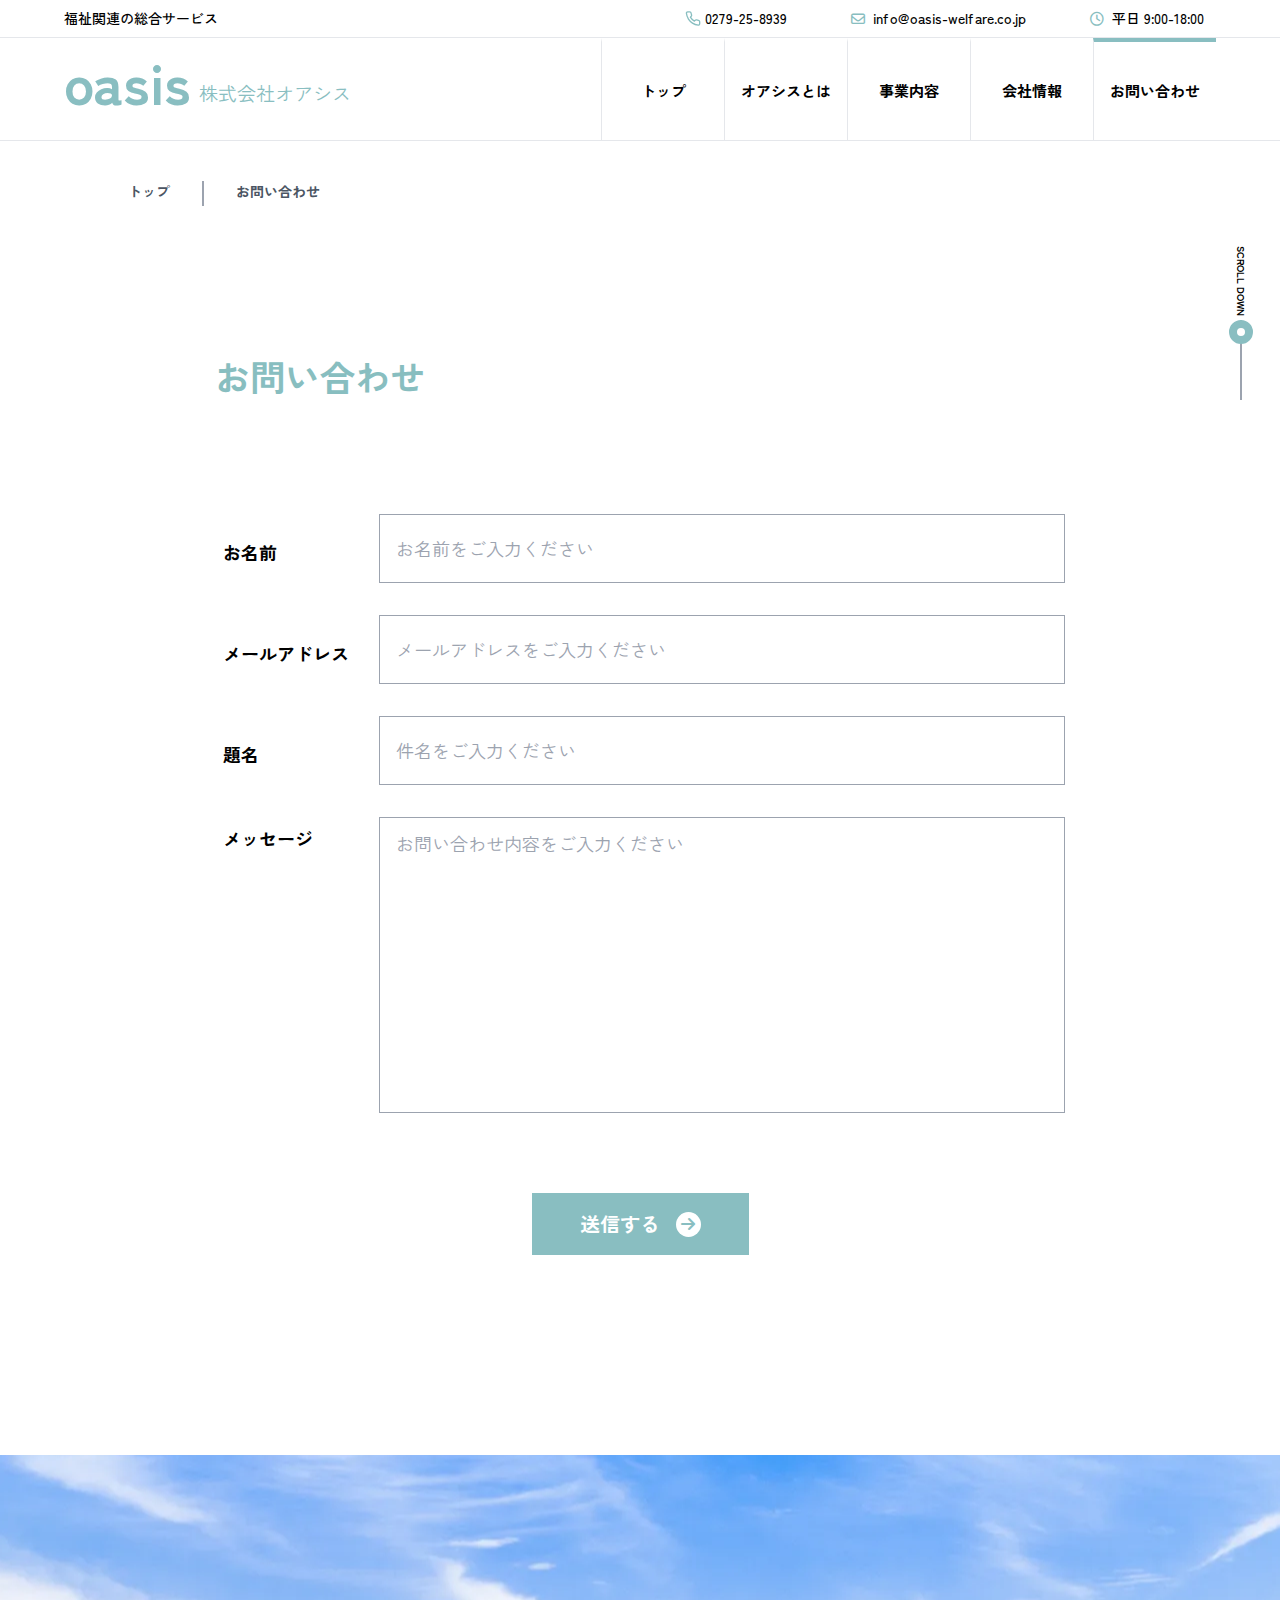
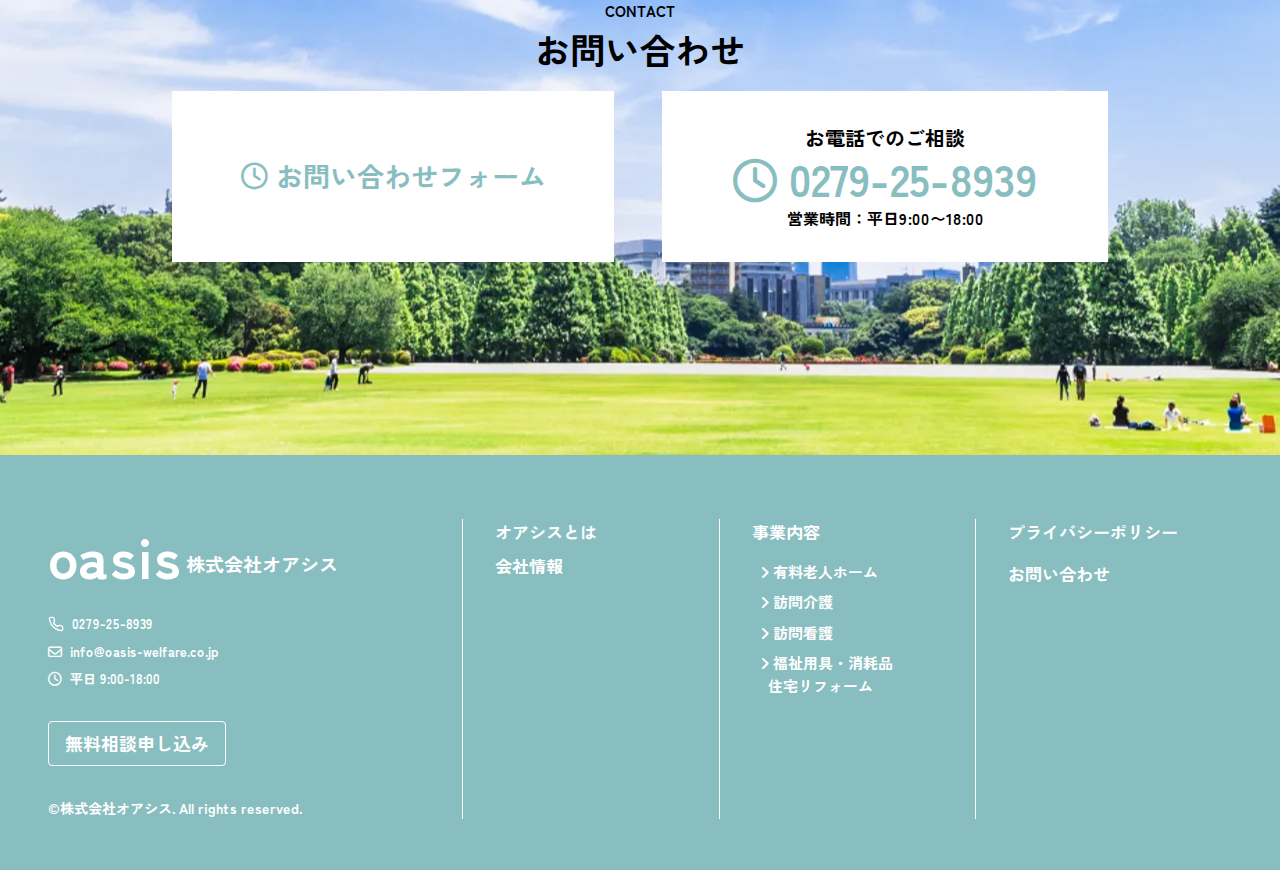
<file: contact.html>
<!DOCTYPE html>
<html lang="en">

<head>
    <meta charset="UTF-8">
    <meta name="viewport" content="width=device-width, initial-scale=1.0">
    <title>Oasis</title>

    <link href="https://fonts.googleapis.com/css2?family=Zen+Kaku+Gothic+New:wght@300;400;500;700&display=swap"
        rel="stylesheet">
    <link rel="stylesheet" href="https://cdnjs.cloudflare.com/ajax/libs/font-awesome/6.5.0/css/all.min.css" />

    <link rel="icon" type="image/png" href="assets/images/favicon.png" />

    <link href="assets/css/swiper.css" rel="stylesheet" />
    <link href="assets/css/font.css" rel="stylesheet" />
    <link href="assets/css/main.css" rel="stylesheet" />

    <script src="assets/css/tailwind.css"></script>

    <script src="assets/js/swiper-bundle.min.js"></script>
    <script src="assets/js/simpleParallax.min.js"></script>
    <script src="assets/js/main.js"></script>
</head>
<style>
    *,
    body {
        font-family: 'Zen Kaku Gothic New', sans-serif;
    }
</style>

<body>
    <header class="fixed w-full top-0 z-50 bg-white flex flex-col justify-center items-center">
        <div class="flex justify-center w-full border-b-[1px] border-gray-200 ">
            <div class="max-w-[1440px] w-full flex flex-row justify-between px-4 md:px-4 lg:px-12 xl:px-16 py-2">
                <a href="index.html">
                    <div class="font-medium text-[10px] md:text-[13px] lg:text-[14px]">
                        福祉関連の総合サービス
                    </div>
                    <div class="text-[#89bec1] text-[48px] block md:hidden font-bold -mt-4 -mb-3">
                        oasis
                    </div>
                </a>
                <div class="flex justify-between gap-3">
                    <div class="flex flex-col md:flex-row justify-center gap-2 md:gap-10 lg:gap-16">
                        <div class="flex text-[13px] md:text-[13px] lg:text-[14px] font-medium gap-1">
                            <svg class="w-[13px] md:w-[12px] lg:w-[16px] aspect-[1]" viewBox="0 0 24 24" fill="none"
                                stroke="#88bec0" stroke-width="2" stroke-linecap="round" stroke-linejoin="round">
                                <path
                                    d="M22 16.92v3a2 2 0 0 1-2.18 2 19.79 19.79 0 0 1-8.63-3.07 19.5 19.5 0 0 1-6-6A19.79 19.79 0 0 1 2.12 4.18 2 2 0 0 1 4.11 2h3a2 2 0 0 1 2 1.72 12.84 12.84 0 0 0 .7 2.81 2 2 0 0 1-.45 2.11L8.09 9.91a16 16 0 0 0 6 6l1.27-1.27a2 2 0 0 1 2.11-.45 12.84 12.84 0 0 0 2.81.7A2 2 0 0 1 22 16.92z" />
                            </svg>
                            <span>0279-25-8939</span>
                        </div>
                        <div class="hidden md:block md:text-[13px] lg:text-[14px] font-medium gap-1">
                            <i class="fa-regular fa-envelope text-[#88bec0]"></i>&nbsp;
                            <span>info@oasis-welfare.co.jp</span>
                        </div>
                        <div class="text-[12px] md:text-[13px] lg:text-[14px] font-medium">
                            <i class="fa-regular fa-clock text-[#88bec0]"></i>&nbsp;
                            <span>平日 9:00-18:00</span>
                        </div>
                    </div>
                    <div class="flex items-center">
                        <div id="hamburgerBtn"
                            class="relative flex justify-center md:hidden flex-col text-white w-[52px] h-[52px] rounded-full bg-[#89bec1]">
                            <div class="flex flex-col items-center gap-[5px] w-full">
                                <div class="h-[3px] w-[40%] bg-white"></div>
                                <div class="h-[3px] w-[40%] bg-white"></div>
                            </div>
                        </div>
                    </div>
                </div>
            </div>
        </div>
        <div class="flex justify-center w-full border-b-[1px] border-gray-200 ">
            <div class="max-w-[1440px] w-full flex flex-row justify-between md:px-4 lg:px-12 xl:px-16">
                <div class="w-full flex justify-between">
                    <!-- logo -->
                    <a href="index.html"
                        class="hidden md:flex w-2/7 items-end col-span-2 font-gothic text-[#89bec1] text-[14px] lg-[text-[15px] xl:text-[19px] gap-2 mb-4 cursor-pointer select-none">
                        <div class="text-[48px] md:text-[32px] lg:text-[36px] lg:text-[48px] xl:text-[57px] font-bold">
                            oasis
                        </div>
                        <div class=" mb-1 lg:mb-3 xl:mb-4">株式会社オアシス</div>
                    </a>

                    <!-- menu -->
                    <div class="hidden md:grid w-5/7 grid-cols-5">
                        <a href="index.html"
                            class="border-t-4 border-t-transparent hover:border-t-[#89bec1] px-4 border-l-[1px] border-gray-200 font-bold flex justify-center items-center cursor-pointer  duration-300">
                            <span class="text-[12px] lg:text-[15px]">トップ</span>
                        </a>
                        <a href="about.html"
                            class="border-t-4 border-t-transparent hover:border-t-[#89bec1] px-4 border-l-[1px] border-gray-200 font-bold flex justify-center items-center cursor-pointer  duration-300">
                            <span class="text-[12px] lg:text-[15px]">オアシスとは</span>
                        </a>
                        <a href="business.html"
                            class="border-t-4 border-t-transparent hover:border-t-[#89bec1] px-4 border-l-[1px] border-gray-200 font-bold flex justify-center items-center cursor-pointer  duration-300">
                            <span class="text-[12px] lg:text-[15px]">事業内容</span>
                        </a>
                        <a href="company.html"
                            class="border-t-4 border-t-transparent hover:border-t-[#89bec1] px-4 border-l-[1px] border-gray-200 font-bold flex justify-center items-center cursor-pointer  duration-300">
                            <span class="text-[12px] lg:text-[15px]">会社情報</span>
                        </a>
                        <div
                            class="border-t-4 border-t-[#89bec1] px-4 border-l-[1px] border-gray-200 font-bold flex justify-center items-center cursor-pointer  duration-300">
                            <span class="text-[12px] lg:text-[15px]">お問い合わせ</span>
                        </div>
                    </div>
                </div>
            </div>
        </div>
    </header>
    <div id="temp-header" class="h-[77px] md:h-[101.5px] lg:h-[127px] xl:h-[140.5px]"></div>

    <section class="w-full bg-white border-gray-200 pt-3 px-8 md:px-12 lg:px-16 xl:px-32 pb-10 md:py-2 lg:py-3 xl:py-6">
        <div class="max-w-[1200px] w-full mx-auto flex flex-row items-center py-4">
            <nav class="flex items-start lg:space-x-8 space-x-4 text-[15px]">
                <a href="index.html"
                    class="text-gray-600 font-bold text-[10px] md:text-[12px] xl:text-[14px] hover:text-[#88BEC0]">トップ</a>
                <span class="w-[2px] h-[15px] md:h-[17px] lg:h-[22px] xl:h-[25px] bg-gray-400"></span>
                <span class="text-gray-600 font-bold text-[10px] md:text-[12px] xl:text-[14px]">お問い合わせ</span>
            </nav>
        </div>
    </section>

    <div
        class="absolute w-[45px] px-2 flex flex-col items-center space-y-1 z-40 right-1 md:-right-[5px] lg:right-[10px] xl:right-4">
        <p class="[writing-mode:vertical-rl] text-[8px] md:text-[10px] font-bold">SCROLL DOWN</p>
        <div id="scroll-line" class="relative w-[2px] h-[80px] md:mr-[2px] bg-gray-400">
            <div id="scroll-circle"
                class="absolute top-0 left-1/2 -translate-x-1/2 w-6 h-6 rounded-full bg-white border-[8px] border-[#89bec1] scroll-circle transition-transform duration-200 ease-linear">
            </div>
        </div>
    </div>

    <section class="w-full bg-white py-6">
        <div class="flex flex-row items-center px-6 md:px-32 lg:px-40 xl:px-32 pb-10 md:py-20">
            <div class="w-full flex flex-col items-center justify-center lg:gap-24 gap-12 pb-24">
                <div class="w-full max-w-[850px] flex justify-start">
                    <h2 class="text-[30px] md:text-[28px] lg:text-[30px] xl:text-[35px] text-[#88BEC0] font-bold pb-4">
                        お問い合わせ</h2>
                </div>
                <form class="w-full max-w-[850px] flex flex-col gap-4 md:gap-8">
                    <div class="flex flex-col md:flex-row items-center justify-center items-start gap-4">
                        <label for="name" class="w-full md:w-[140px] font-bold text-[16px] lg:text-[18px] mt-2 ml-2">お名前</label>
                        <input id="name" name="name" type="text" placeholder="お名前をご入力ください"
                            class="w-full md:w-auto flex-1 border border-gray-400 px-4 py-3 lg:py-5 text-[16px] lg:text-[18px] focus:outline-none focus:border-[#89bec1]">
                    </div>
                    <div class="flex flex-col md:flex-row items-center justify-center items-start gap-4">
                        <label for="name" class="w-full md:w-[140px] font-bold text-[16px] lg:text-[18px] mt-2 ml-2">メールアドレス</label>
                        <input id="name" name="name" type="text" placeholder="メールアドレスをご入力ください"
                            class="w-full md:w-auto flex-1 border border-gray-400 px-4 py-3 lg:py-5 text-[16px] lg:text-[18px] focus:outline-none focus:border-[#89bec1]">
                    </div>
                    <div class="flex flex-col md:flex-row items-center justify-center items-start gap-4">
                        <label for="name" class="w-full md:w-[140px] font-bold text-[16px] lg:text-[18px] mt-2 ml-2">題名</label>
                        <input id="name" name="name" type="text" placeholder="件名をご入力ください"
                            class="w-full md:w-auto flex-1 border border-gray-400 px-4 py-3 lg:py-5 text-[16px] lg:text-[18px] focus:outline-none focus:border-[#89bec1]">
                    </div>
                    <div class="flex flex-col md:flex-row justify-center items-start gap-2 md:gap-4">
                        <label for="message" class="w-full md:w-[140px] font-bold text-[16px] lg:text-[18px] mt-2 ml-2">メッセージ</label>
                        <textarea id="message" name="message" placeholder="お問い合わせ内容をご入力ください" rows="10"
                            class="w-full md:w-auto flex-1 border border-gray-400 px-4 py-3 resize-none text-[16px] lg:text-[18px] focus:outline-none focus:border-[#89bec1]"></textarea>
                    </div>
                    <div class="flex justify-center pt-12">
                        <!-- <button type="submit" -->
                        <a href="submit.html"
                            class="flex items-center justify-between gap-4 px-12 py-4 bg-[#89bec1] text-white text-[14px] md:text-[20px] font-bold hover:bg-[#89bec1] duration-300 text-[16px]">
                            送信する
                            <span
                                class="relative w-[24px] md:w-[20px] lg:w-[22px] xl:w-[25px] aspect-[1] text-[10px] xl:text-[16px]  rounded-full bg-white flex items-center justify-center text-[#89bec1] cursor-pointer hover:bg-white hover:text-[#89bec1] duration-300">
                                <i class="fa-solid fa-arrow-right"></i>
                            </span>
                        </a>
                        <!-- </button> -->
                    </div>
                </form>
            </div>
        </div>
    </section>
    <section class="w-full">
        <div
            class="flex justify-center items-center gap-20 max-h-[600px] h-[480px] md:h-full xl:h-[600px] md:py-28 lg:py-32 xl:py-40 bg-[url('assets/images/bg_contact.webp')] bg-center">
            <div class="flex flex-col w-full md:w-[720px] lg:w-[800px] xl:w-full max-w-[1000px] gap-4 px-8 pb-12">
                <div class="flex flex-col">
                    <p class="font-bold text-center text-[16px] md:text-[15px]">CONTACT</p>
                    <h2 class="font-bold text-center text-[28px] md:text-[24px] lg:text-[32px]  xl:text-[35px]">お問い合わせ
                    </h2>
                </div>
                <div class="flex flex-col md:flex-row w-full gap-3 md:gap-4 lg:gap-8 xl:gap-12">
                    <a href="contact.html"
                        class="w-full h-[109px] md:h-auto md:w-1/2 flex justify-center items-center text-[17px] md:text-[20px] lg:text-[24px] xl:text-[27px] font-bold bg-white text-[#88bec0] cursor-pointer gap-2 hover:text-white hover:bg-[#88bec0] duration-300 select-none">
                        <i class="fa-regular fa-clock"></i>
                        お問い合わせフォーム
                    </a>
                    <div
                        class="w-full h-[109px] md:h-full md:w-1/2 flex flex-col justify-center items-center bg-white p-2 xl:p-8 hover:bg-[#88bec0] duration-300 group select-none">
                        <h2 class="text-[13px] md:text-[12px] lg:text-[16px] xl:text-[20px] font-bold">お電話でのご相談 </h2>
                        <div
                            class="text-[#88bec0] text-[28px] md:text-[28px] lg:text-[36px] xl:text-[44px] font-bold gap-2 -my-2 group-hover:text-white cursor-pointer duration-300">
                            <i class="fa-regular fa-clock"></i>
                            0279-25-8939
                        </div>
                        <p
                            class="hidden md:block text-[10px] md:text-[10px] lg:text-[14px] xl:text-[16px] font-bold pt-[3px]">
                            営業時間：平日9:00〜18:00
                        </p>
                    </div>
                </div>
            </div>
        </div>
    </section>

    <div id="menu_modal"
        class="w-full fixed inset-0 z-40 flex bg-[#033939cc] transition-all duration-700 ease-in-out pointer-events-none opacity-0 pt-[77px]">
        <div class="relative w-full h-full flex flex-col px-8 py-10 bg-[#81BCBE] overflow-auto">
            <div class="w-full flex flex-col-reverse md:flex-row">
                <div class="w-full md:w-[35%] flex">
                    <div class="w-full flex flex-col-reverse md:flex-col gap-4 min-w-[220px]">
                        <div
                            class="md:hidden block lg text-[14px] md:text-[10px] xl:text-[14px] text-center text-white font-bold">
                            ©株式会社オアシス. All rights reserved.</div>
                        <a href="index.html" class="w-full flex flex-col md:flex-row items-center md:items-end gap-1">
                            <span
                                class="text-white font-bold text-[57px] md:text-[40px] lg:text-[57px] leading-tight tracking-wide">oasis</span>
                            <span
                                class="text-white text-[19px] md:text-[14px] lg:text-[19px] font-bold pb-3">株式会社オアシス</span>
                        </a>
                        <div class="flex flex-col gap-2 text-white text-[13px] mt-2">
                            <div class="flex items-center font-bold gap-2">
                                <svg class="w-[16px] md:w-[12px] lg:w-[16px] aspect-[1]" viewBox="0 0 24 24" fill="none"
                                    stroke="white" stroke-width="2" stroke-linecap="round" stroke-linejoin="round">
                                    <path
                                        d="M22 16.92v3a2 2 0 0 1-2.18 2 19.79 19.79 0 0 1-8.63-3.07 19.5 19.5 0 0 1-6-6A19.79 19.79 0 0 1 2.12 4.18 2 2 0 0 1 4.11 2h3a2 2 0 0 1 2 1.72 12.84 12.84 0 0 0 .7 2.81 2 2 0 0 1-.45 2.11L8.09 9.91a16 16 0 0 0 6 6l1.27-1.27a2 2 0 0 1 2.11-.45 12.84 12.84 0 0 0 2.81.7A2 2 0 0 1 22 16.92z" />
                                </svg>
                                <span>0279-25-8939</span>
                            </div>
                            <div class="flex items-center font-bold gap-2">
                                <i
                                    class="fa-regular fa-envelope text-white text-[14px] md:text-[10px] lg:text-[14px]"></i>
                                <span>info@oasis-welfare.co.jp</span>
                            </div>
                            <div class="flex items-center font-bold gap-2">
                                <i class="fa-regular fa-clock text-white text-[14px] md:text-[10px] lg:text-[14px]"></i>
                                <span>平日 9:00-18:00</span>
                            </div>
                        </div>
                        <div class="w-full flex justify-center md:justify-start">
                            <a href="#"
                                class="mt-4 w-fit px-4 py-2 border border-white rounded text-white text-[18px] md:text-[13px] lg:text-[18px] font-bold hover:bg-white hover:text-[#85babc] duration-200 transition-all">
                                無料相談申し込み
                            </a>
                        </div>
                        <span
                            class="hidden md:block mt-4 lg text-[14px] md:text-[10px] xl:text-[14px] text-white font-bold">
                            ©株式会社オアシス. All rights reserved.
                        </span>
                    </div>
                </div>
                <div class="w-full md:w-[65%] flex flex-col md:flex-row gap-8 ">
                    <div class="w-full md:w-1/3 flex flex-col gap-2 border-white md:pl-3 xl:pl-8 min-w-[140px]">
                        <a href="about.html"
                            class="text-white font-bold text-[21px] md:text-[12px] lg:text-[17px] hover:underline">オアシスとは</a>
                        <a href="company.html"
                            class="text-white font-bold text-[21px] md:text-[12px] lg:text-[17px] hover:underline">会社情報</a>
                    </div>
                    <div class="w-full md:w-1/3 flex flex-col gap-2 border-white md:pl-3 xl:pl-8 min-w-[180px]">
                        <span
                            class="text-white font-semibold text-[21px] md:text-[12px] lg:text-[17px] mb-2">事業内容</span>
                        <a href="business.html"
                            class="text-white text-[18px] md:text-[11px] lg:text-[15px] pl-2 font-bold hover:underline">
                            <i class="fa-solid fa-angle-right"></i>
                            有料老人ホーム
                        </a>
                        <a href="business-1.html"
                            class="text-white text-[18px] md:text-[11px] lg:text-[15px] pl-2 font-bold hover:underline">
                            <i class="fa-solid fa-angle-right"></i>
                            訪問介護
                        </a>
                        <a href="business-2.html"
                            class="text-white text-[18px] md:text-[11px] lg:text-[15px] pl-2 font-bold hover:underline">
                            <i class="fa-solid fa-angle-right"></i>
                            訪問看護
                        </a>
                         <a href="business-3.html"
                            class="text-white text-[18px] md:text-[11px] lg:text-[15px] pl-2 font-bold hover:underline">
                            <i class="fa-solid fa-angle-right"></i>
                            福祉用具・消耗品<br> &nbsp; 住宅リフォーム
                        </a>
                    </div>
                    <div class="w-full md:w-1/3 flex flex-col gap-2 border-white md:pl-3 xl:pl-8 min-w-[150px]">
                        <a href="policy.html"
                            class="text-white text-[21px] md:text-[12px] lg:text-[17px] font-bold mb-2 hover:underline">プライバシーポリシー</a>
                        <a href="contact.html"
                            class="text-white text-[21px] md:text-[12px] lg:text-[17px] font-bold hover:underline">お問い合わせ</a>
                    </div>
                </div>
            </div>
        </div>
    </div>

    <footer class="w-full bg-[#88bec0] py-16 md:max-h-[415px]">
        <div
            class="max-w-[1440px] w-full md:w-[700px] lg:w-full mx-auto px-12 md:px-4 lg:px-12 flex flex-col md:flex-row items-start gap-8">
            <div class="w-full flex flex-col-reverse md:flex-row">
                <div class="w-full md:w-[35%] flex">
                    <div class="w-full flex flex-col-reverse md:flex-col gap-4 min-w-[220px]">
                        <div
                            class="md:hidden block lg text-[14px] md:text-[10px] xl:text-[14px] text-center text-white font-bold">
                            ©株式会社オアシス. All rights reserved.</div>
                        <a href="index.html" class="w-full flex flex-col md:flex-row items-center md:items-end gap-1">
                            <span
                                class="text-white font-bold text-[57px] md:text-[40px] lg:text-[57px] leading-tight tracking-wide">oasis</span>
                            <span
                                class="text-white text-[19px] md:text-[14px] lg:text-[19px] font-bold pb-3">株式会社オアシス</span>
                        </a>
                        <div class="flex flex-col gap-2 text-white text-[13px] mt-2">
                            <div class="flex items-center font-bold gap-2">
                                <svg class="w-[16px] md:w-[12px] lg:w-[16px] aspect-[1]" viewBox="0 0 24 24" fill="none"
                                    stroke="white" stroke-width="2" stroke-linecap="round" stroke-linejoin="round">
                                    <path
                                        d="M22 16.92v3a2 2 0 0 1-2.18 2 19.79 19.79 0 0 1-8.63-3.07 19.5 19.5 0 0 1-6-6A19.79 19.79 0 0 1 2.12 4.18 2 2 0 0 1 4.11 2h3a2 2 0 0 1 2 1.72 12.84 12.84 0 0 0 .7 2.81 2 2 0 0 1-.45 2.11L8.09 9.91a16 16 0 0 0 6 6l1.27-1.27a2 2 0 0 1 2.11-.45 12.84 12.84 0 0 0 2.81.7A2 2 0 0 1 22 16.92z" />
                                </svg>
                                <span>0279-25-8939</span>
                            </div>
                            <div class="flex items-center font-bold gap-2">
                                <i
                                    class="fa-regular fa-envelope text-white text-[14px] md:text-[10px] lg:text-[14px]"></i>
                                <span>info@oasis-welfare.co.jp</span>
                            </div>
                            <div class="flex items-center font-bold gap-2">
                                <i class="fa-regular fa-clock text-white text-[14px] md:text-[10px] lg:text-[14px]"></i>
                                <span>平日 9:00-18:00</span>
                            </div>
                        </div>
                        <div class="w-full flex justify-center md:justify-start">
                            <a href="#"
                                class="mt-4 w-fit px-4 py-2 border border-white rounded text-white text-[18px] md:text-[13px] lg:text-[18px] font-bold hover:bg-white hover:text-[#85babc] duration-200 transition-all">
                                無料相談申し込み
                            </a>
                        </div>
                        <span
                            class="hidden md:block mt-4 lg text-[14px] md:text-[10px] xl:text-[14px] text-white font-bold">
                            ©株式会社オアシス. All rights reserved.
                        </span>
                    </div>
                </div>
                <div class="w-full md:w-[65%] flex flex-col md:flex-row gap-8 md:gap-0">
                    <div
                        class="w-full md:w-1/3 flex flex-col gap-2 border-l-[1px] border-white pl-6 md:pl-3 xl:pl-8 min-w-[140px]">
                        <a href="about.html"
                            class="text-white font-bold text-[21px] md:text-[12px] lg:text-[17px] hover:underline">オアシスとは</a>
                        <a href="company.html"
                            class="text-white font-bold text-[21px] md:text-[12px] lg:text-[17px] hover:underline">会社情報</a>
                    </div>
                    <div
                        class="w-full md:w-1/3 flex flex-col gap-2 border-l-[1px] border-white pl-6 md:pl-3 xl:pl-8 min-w-[180px]">
                        <span
                            class="text-white font-semibold text-[21px] md:text-[12px] lg:text-[17px] mb-2">事業内容</span>
                        <a href="business.html"
                            class="text-white text-[18px] md:text-[11px] lg:text-[15px] pl-2 font-bold hover:underline">
                            <i class="fa-solid fa-angle-right"></i>
                            有料老人ホーム
                        </a>
                        <a href="business-1.html"
                            class="text-white text-[18px] md:text-[11px] lg:text-[15px] pl-2 font-bold hover:underline">
                            <i class="fa-solid fa-angle-right"></i>
                            訪問介護
                        </a>
                        <a href="business-2.html"
                            class="text-white text-[18px] md:text-[11px] lg:text-[15px] pl-2 font-bold hover:underline">
                            <i class="fa-solid fa-angle-right"></i>
                            訪問看護
                        </a>
                        <a href="business-3.html"
                            class="text-white text-[18px] md:text-[11px] lg:text-[15px] pl-2 font-bold hover:underline">
                            <i class="fa-solid fa-angle-right"></i>
                            福祉用具・消耗品<br> &nbsp; 住宅リフォーム
                        </a>
                    </div>
                    <div
                        class="w-full md:w-1/3 flex flex-col gap-2 border-l-[1px] border-white pl-6 md:pl-3 xl:pl-8 min-w-[150px]">
                        <a href="policy.html"
                            class="text-white text-[21px] md:text-[12px] lg:text-[17px] font-bold mb-2 hover:underline">プライバシーポリシー</a>
                        <a href="contact.html"
                            class="text-white text-[21px] md:text-[12px] lg:text-[17px] font-bold hover:underline">お問い合わせ</a>
                    </div>
                </div>
            </div>
        </div>
    </footer>
</body>

</html>
</file>
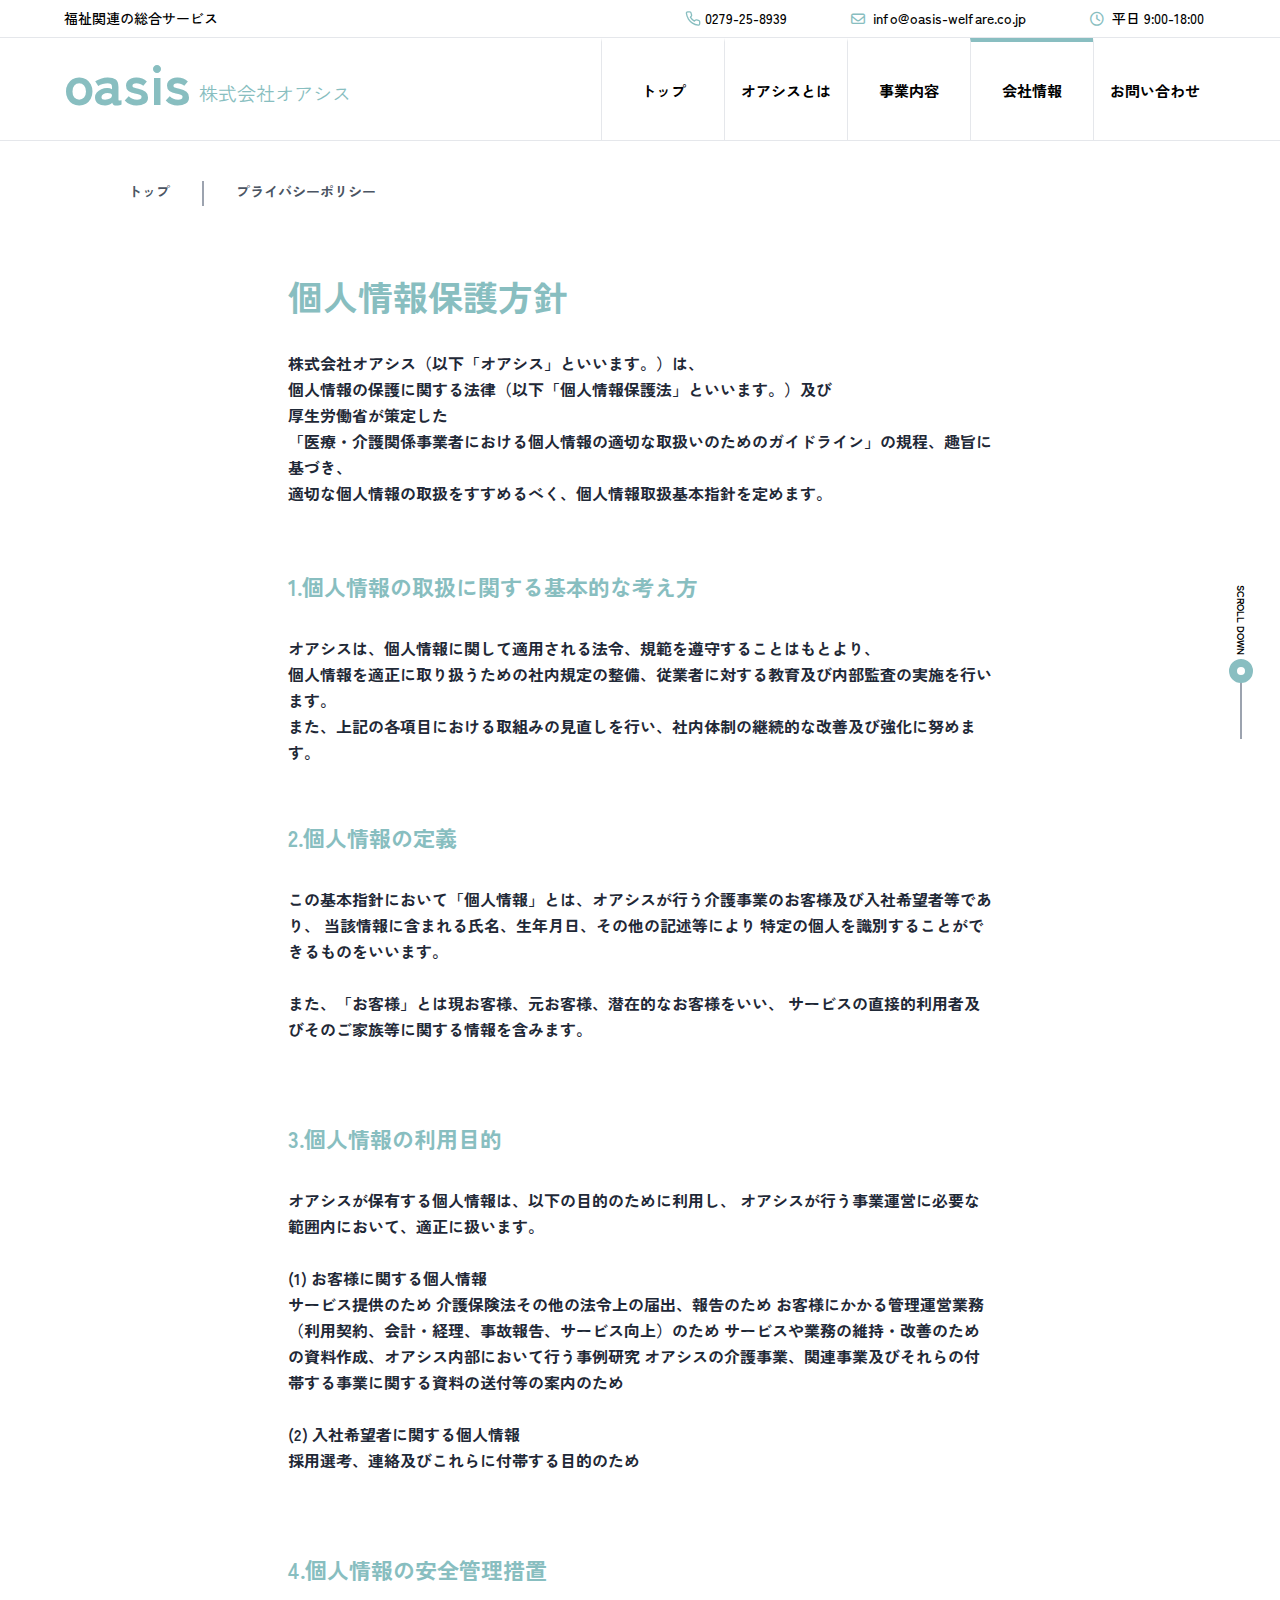
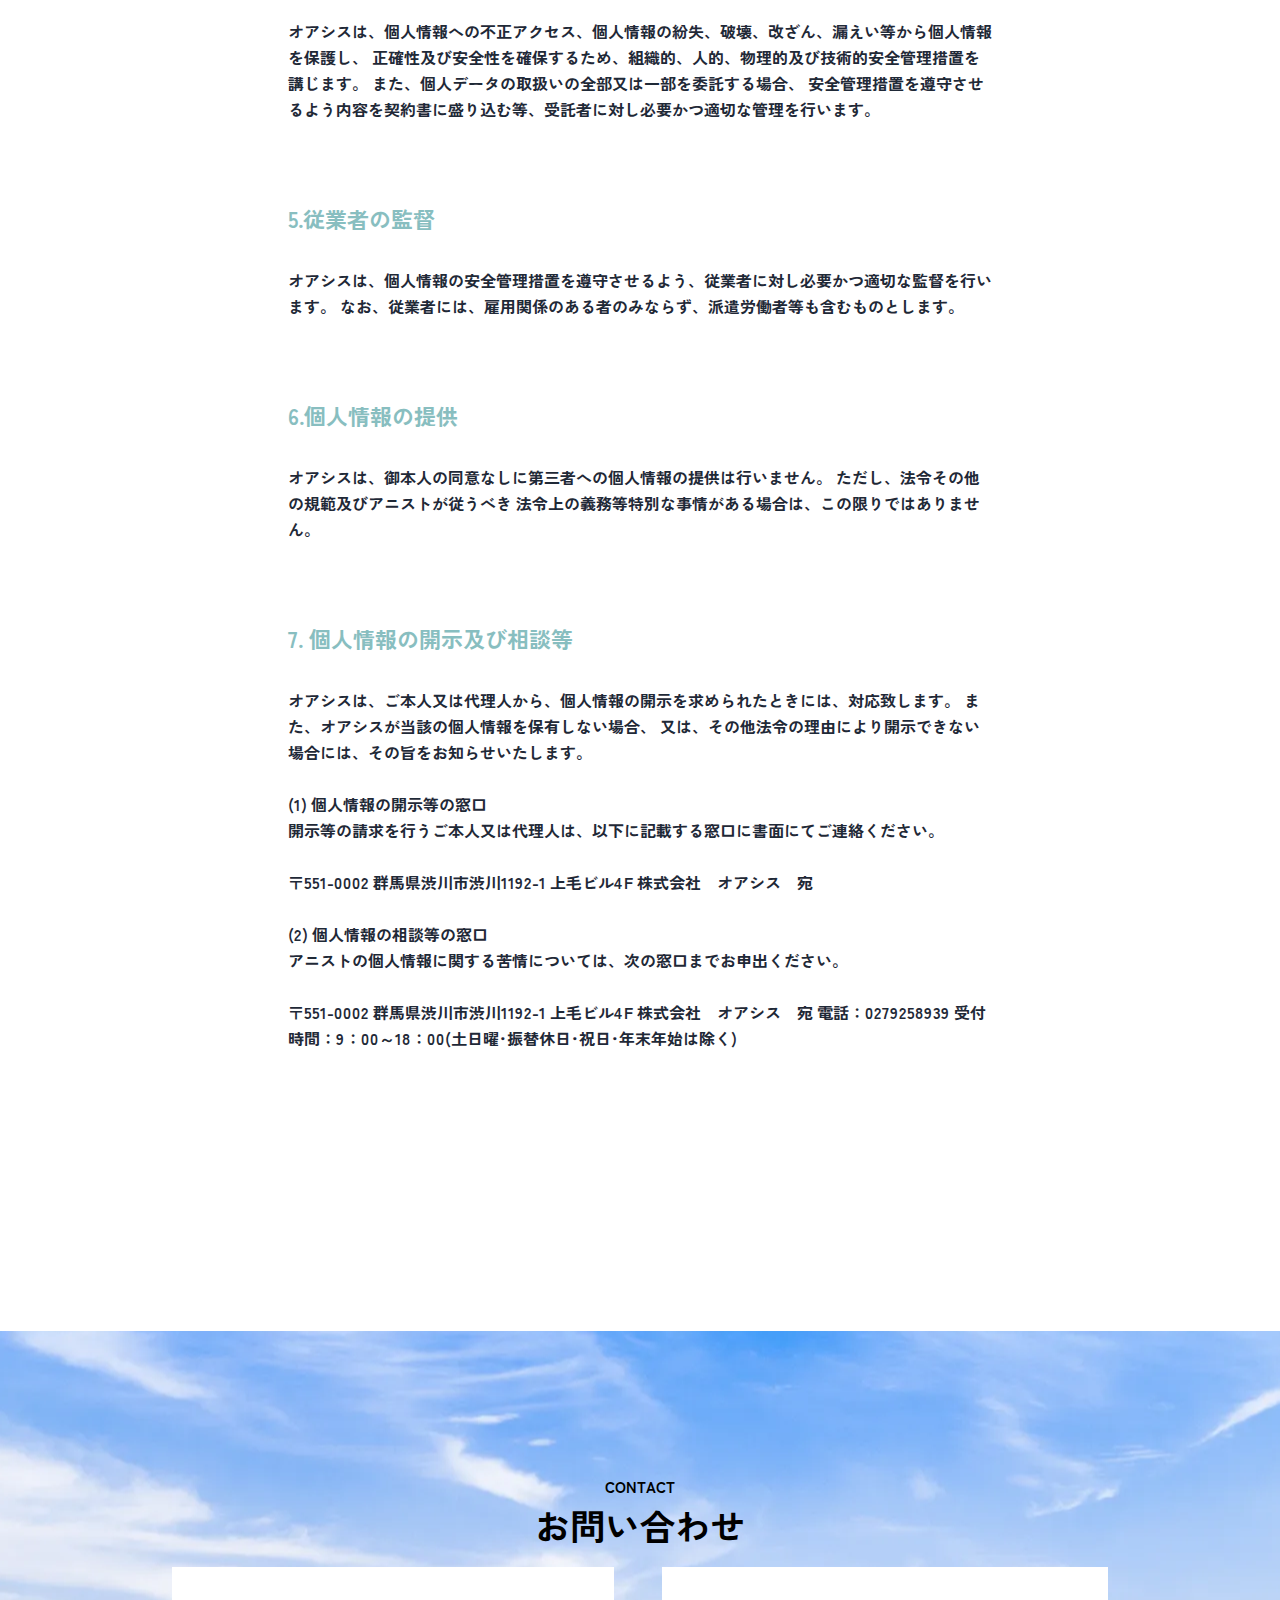
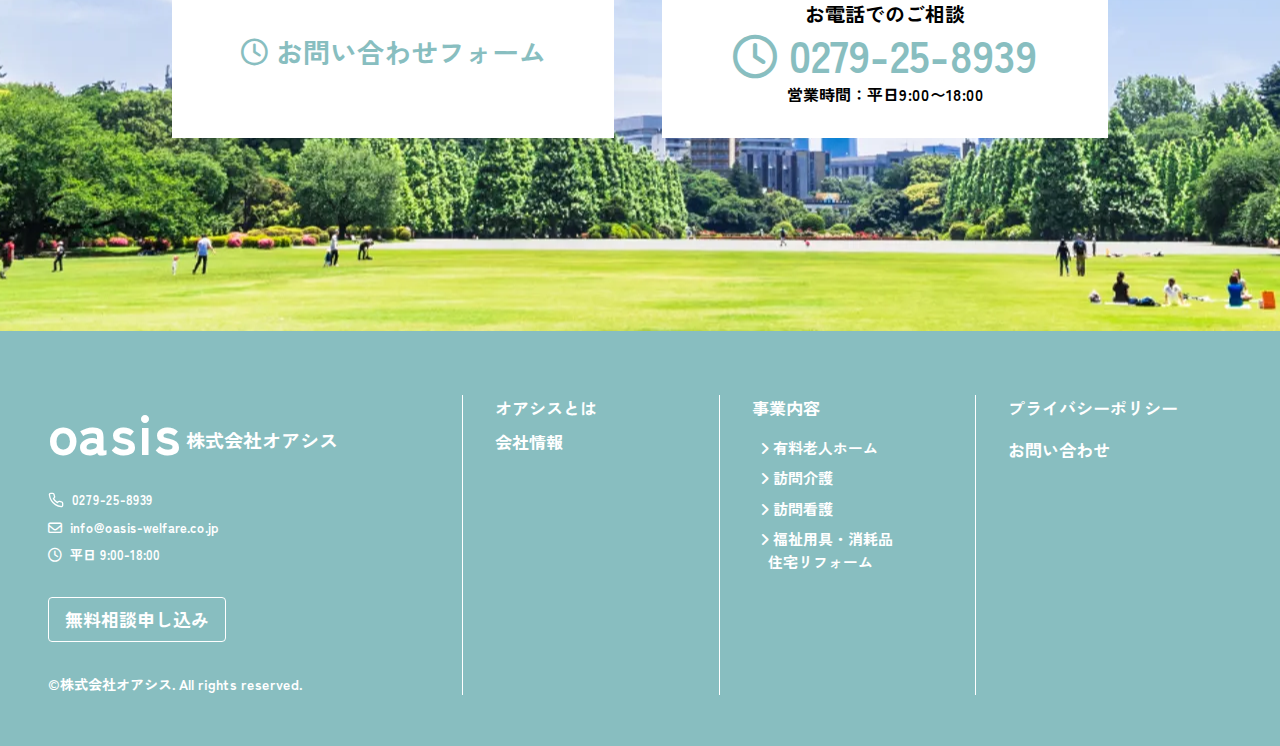
<file: policy.html>
<!DOCTYPE html>
<html lang="en">

<head>
    <meta charset="UTF-8">
    <meta name="viewport" content="width=device-width, initial-scale=1.0">
    <title>Oasis</title>

    <link href="https://fonts.googleapis.com/css2?family=Zen+Kaku+Gothic+New:wght@300;400;500;700&display=swap"
        rel="stylesheet">
    <link rel="stylesheet" href="https://cdnjs.cloudflare.com/ajax/libs/font-awesome/6.5.0/css/all.min.css" />

    <link rel="icon" type="image/png" href="assets/images/favicon.png" />

    <link href="assets/css/swiper.css" rel="stylesheet" />
    <link href="assets/css/font.css" rel="stylesheet" />
    <link href="assets/css/main.css" rel="stylesheet" />

    <script src="assets/css/tailwind.css"></script>

    <script src="assets/js/swiper-bundle.min.js"></script>
    <script src="assets/js/simpleParallax.min.js"></script>
    <script src="assets/js/main.js"></script>
</head>
<style>
    *,
    body {
        font-family: 'Zen Kaku Gothic New', sans-serif;
    }
</style>

<body>
    <header class="fixed w-full top-0 z-50 bg-white flex flex-col justify-center items-center">
        <div class="flex justify-center w-full border-b-[1px] border-gray-200 ">
            <div class="max-w-[1440px] w-full flex flex-row justify-between px-4 md:px-4 lg:px-12 xl:px-16 py-2">
                <a href="index.html">
                    <div class="font-medium text-[10px] md:text-[13px] lg:text-[14px]">
                        福祉関連の総合サービス
                    </div>
                    <div class="text-[#89bec1] text-[48px] block md:hidden font-bold -mt-4 -mb-3">
                        oasis
                    </div>
                </a>
                <div class="flex justify-between gap-3">
                    <div class="flex flex-col md:flex-row justify-center gap-2 md:gap-10 lg:gap-16">
                        <div class="flex text-[13px] md:text-[13px] lg:text-[14px] font-medium gap-1">
                            <svg class="w-[13px] md:w-[12px] lg:w-[16px] aspect-[1]" viewBox="0 0 24 24" fill="none"
                                stroke="#88bec0" stroke-width="2" stroke-linecap="round" stroke-linejoin="round">
                                <path
                                    d="M22 16.92v3a2 2 0 0 1-2.18 2 19.79 19.79 0 0 1-8.63-3.07 19.5 19.5 0 0 1-6-6A19.79 19.79 0 0 1 2.12 4.18 2 2 0 0 1 4.11 2h3a2 2 0 0 1 2 1.72 12.84 12.84 0 0 0 .7 2.81 2 2 0 0 1-.45 2.11L8.09 9.91a16 16 0 0 0 6 6l1.27-1.27a2 2 0 0 1 2.11-.45 12.84 12.84 0 0 0 2.81.7A2 2 0 0 1 22 16.92z" />
                            </svg>
                            <span>0279-25-8939</span>
                        </div>
                        <div class="hidden md:block md:text-[13px] lg:text-[14px] font-medium gap-1">
                            <i class="fa-regular fa-envelope text-[#88bec0]"></i>&nbsp;
                            <span>info@oasis-welfare.co.jp</span>
                        </div>
                        <div class="text-[12px] md:text-[13px] lg:text-[14px] font-medium">
                            <i class="fa-regular fa-clock text-[#88bec0]"></i>&nbsp;
                            <span>平日 9:00-18:00</span>
                        </div>
                    </div>
                    <div class="flex items-center">
                        <div id="hamburgerBtn"
                            class="relative flex justify-center md:hidden flex-col text-white w-[52px] h-[52px] rounded-full bg-[#89bec1]">
                            <div class="flex flex-col items-center gap-[5px] w-full">
                                <div class="h-[3px] w-[40%] bg-white"></div>
                                <div class="h-[3px] w-[40%] bg-white"></div>
                            </div>
                        </div>
                    </div>
                </div>
            </div>
        </div>
        <div class="flex justify-center w-full border-b-[1px] border-gray-200 ">
            <div class="max-w-[1440px] w-full flex flex-row justify-between md:px-4 lg:px-12 xl:px-16">
                <div class="w-full flex justify-between">
                    <!-- logo -->
                    <a href="index.html"
                        class="hidden md:flex w-2/7 items-end col-span-2 font-gothic text-[#88BEC0] text-[14px] lg-[text-[15px] xl:text-[19px] gap-2 mb-4 cursor-pointer select-none">
                        <div class="text-[48px] md:text-[32px] lg:text-[36px] lg:text-[48px] xl:text-[57px] font-bold">
                            oasis
                        </div>
                        <div class=" mb-1 lg:mb-3 xl:mb-4">株式会社オアシス</div>
                    </a>

                    <!-- menu -->
                    <div class="hidden md:grid w-5/7 grid-cols-5">
                        <a href="index.html"
                            class="border-t-4 border-t-transparent hover:border-t-[#89bec1] px-4 border-l-[1px] border-gray-200 font-bold flex justify-center items-center cursor-pointer  duration-300">
                            <span class="text-[12px] lg:text-[15px]">トップ</span>
                        </a>
                        <a href="about.html"
                            class="border-t-4 border-t-transparent hover:border-t-[#89bec1] px-4 border-l-[1px] border-gray-200 font-bold flex justify-center items-center cursor-pointer  duration-300">
                            <span class="text-[12px] lg:text-[15px]">オアシスとは</span>
                        </a>
                        <a href="business.html"
                            class="border-t-4 border-t-transparent hover:border-t-[#89bec1] px-4 border-l-[1px] border-gray-200 font-bold flex justify-center items-center cursor-pointer  duration-300">
                            <span class="text-[12px] lg:text-[15px]">事業内容</span>
                        </a>
                        <div
                            class="border-t-4 border-t-[#89bec1] px-4 border-l-[1px] border-gray-200 font-bold flex justify-center items-center cursor-pointer  duration-300">
                            <span class="text-[12px] lg:text-[15px]">会社情報</span>
                        </div>
                        <a href="contact.html"
                            class="border-t-4 border-t-transparent hover:border-t-[#89bec1] px-4 border-l-[1px] border-gray-200 font-bold flex justify-center items-center cursor-pointer  duration-300">
                            <span class="text-[12px] lg:text-[15px]">お問い合わせ</span>
                        </a>
                    </div>
                </div>
            </div>
        </div>
    </header>
    <div id="temp-header" class="h-[77px] md:h-[101.5px] lg:h-[127px] xl:h-[140.5px]"></div>

    <div
        class="absolute w-[45px] px-2 flex flex-col items-center space-y-1 z-40 top-[65vh] right-1 md:-right-[5px] lg:right-[10px] xl:right-4 overflow-hidden">
        <p class="[writing-mode:vertical-rl] text-[8px] md:text-[10px] font-bold">SCROLL DOWN</p>
        <div id="scroll-line" class="relative w-[2px] h-[80px] md:mr-[2px] bg-gray-400">
            <div id="scroll-circle"
                class="absolute top-0 left-1/2 -translate-x-1/2 w-6 h-6 rounded-full bg-white border-[8px] border-[#89bec1] scroll-circle transition-transform duration-200 ease-linear">
            </div>
        </div>
    </div>
    
    <section class="w-full bg-white border-gray-200 pt-3 px-8 md:px-12 lg:px-16 xl:px-32 pb-10 md:py-2 lg:py-3 xl:py-6">
        <div class="max-w-[1200px] w-full mx-auto flex flex-row items-center py-4">
            <nav class="flex items-start lg:space-x-8 space-x-4 text-[15px]">
                <a href="index.html"
                    class="text-gray-600 font-bold text-[10px] md:text-[12px] xl:text-[14px] hover:text-[#88BEC0]">トップ</a>
                <span class="w-[2px] h-[15px] md:h-[17px] lg:h-[22px] xl:h-[25px] bg-gray-400"></span>
                <span class="text-gray-600 font-bold text-[10px] md:text-[12px] xl:text-[14px]">プライバシーポリシー</span>
            </nav>
        </div>
    </section>

    <section class="w-full flex justify-center">
        <div class="w-full max-w-[800px] flex flex-col justify-center gap-6">
            <div class="w-full pb-32 pt-6 px-6 md:px-12 md:pb-20 lg:pb-52 xl:pb-64 flex flex-col gap-6 text-gray-800">
                <h1 class="text-[#88BEC0] text-[26px] md:text-[30px] lg:text-[35px] font-bold mb-1">個人情報保護方針</h1>
                <div class="text-[15px] md:text-[16px] leading-relaxed mb-6 font-bold">
                    株式会社オアシス（以下「オアシス」といいます。）は、<br>
                    個人情報の保護に関する法律（以下「個人情報保護法」といいます。）及び<br>
                    厚生労働省が策定した<br>
                    「医療・介護関係事業者における個人情報の適切な取扱いのためのガイドライン」の規程、趣旨に基づき、<br>
                    適切な個人情報の取扱をすすめるべく、個人情報取扱基本指針を定めます。
                </div>
                <h2 class="text-[#88BEC0] text-[21px] md:text-[22px] font-bold mt-4 mb-2">
                    1.個人情報の取扱に関する基本的な考え方
                </h2>
                <div class="text-[15px] md:text-[16px] leading-relaxed font-bold">
                    オアシスは、個人情報に関して適用される法令、規範を遵守することはもとより、<br>
                    個人情報を適正に取り扱うための社内規定の整備、従業者に対する教育及び内部監査の実施を行います。<br>
                    また、上記の各項目における取組みの見直しを行い、社内体制の継続的な改善及び強化に努めます。
                </div>

                <h2 class="text-[#88BEC0] text-[21px] md:text-[22px] font-bold mt-8 mb-2">
                    2.個人情報の定義
                </h2>
                <div class="text-[15px] md:text-[16px] leading-relaxed mb-6 font-bold">
                    この基本指針において「個人情報」とは、オアシスが行う介護事業のお客様及び入社希望者等であり、
                    当該情報に含まれる氏名、生年月日、その他の記述等により
                    特定の個人を識別することができるものをいいます。<br><br>

                    また、「お客様」とは現お客様、元お客様、潜在的なお客様をいい、
                    サービスの直接的利用者及びそのご家族等に関する情報を含みます。

                </div>

                <h2 class="text-[#88BEC0] text-[21px] md:text-[22px] font-bold mt-8 mb-2">
                    3.個人情報の利用目的
                </h2>
                <div class="text-[15px] md:text-[16px] leading-relaxed mb-6 font-bold">
                    オアシスが保有する個人情報は、以下の目的のために利用し、
                    オアシスが行う事業運営に必要な範囲内において、適正に扱います。 <br><br>

                    (1) お客様に関する個人情報<br>
                    サービス提供のため
                    介護保険法その他の法令上の届出、報告のため
                    お客様にかかる管理運営業務（利用契約、会計・経理、事故報告、サービス向上）のため
                    サービスや業務の維持・改善のための資料作成、オアシス内部において行う事例研究
                    オアシスの介護事業、関連事業及びそれらの付帯する事業に関する資料の送付等の案内のため<br><br>

                    (2) 入社希望者に関する個人情報<br>
                    採用選考、連絡及びこれらに付帯する目的のため
                </div>
                <h2 class="text-[#88BEC0] text-[21px] md:text-[22px] font-bold mt-8 mb-2">
                    4.個人情報の安全管理措置
                </h2>
                <div class="text-[15px] md:text-[16px] leading-relaxed mb-6 font-bold">
                    オアシスは、個人情報への不正アクセス、個人情報の紛失、破壊、改ざん、漏えい等から個人情報を保護し、
                    正確性及び安全性を確保するため、組織的、人的、物理的及び技術的安全管理措置を講じます。

                    また、個人データの取扱いの全部又は一部を委託する場合、
                    安全管理措置を遵守させるよう内容を契約書に盛り込む等、受託者に対し必要かつ適切な管理を行います。

                </div>

                <h2 class="text-[#88BEC0] text-[21px] md:text-[22px] font-bold mt-8 mb-2">
                    5.従業者の監督
                </h2>
                <div class="text-[15px] md:text-[16px] leading-relaxed mb-6 font-bold">
                    オアシスは、個人情報の安全管理措置を遵守させるよう、従業者に対し必要かつ適切な監督を行います。
                    なお、従業者には、雇用関係のある者のみならず、派遣労働者等も含むものとします。
                </div>

                <h2 class="text-[#88BEC0] text-[21px] md:text-[22px] font-bold mt-8 mb-2">
                    6.個人情報の提供
                </h2>
                <div class="text-[15px] md:text-[16px] leading-relaxed mb-6 font-bold">
                    オアシスは、御本人の同意なしに第三者への個人情報の提供は行いません。
                    ただし、法令その他の規範及びアニストが従うべき
                    法令上の義務等特別な事情がある場合は、この限りではありません。
                </div>
                <h2 class="text-[#88BEC0] text-[21px] md:text-[22px] font-bold mt-8 mb-2">
                    7. 個人情報の開示及び相談等
                </h2>
                <div class="text-[15px] md:text-[16px] leading-relaxed mb-6 font-bold">
                    オアシスは、ご本人又は代理人から、個人情報の開示を求められたときには、対応致します。
                    また、オアシスが当該の個人情報を保有しない場合、
                    又は、その他法令の理由により開示できない場合には、その旨をお知らせいたします。<br><br>

                    (1) 個人情報の開示等の窓口<br>
                    開示等の請求を行うご本人又は代理人は、以下に記載する窓口に書面にてご連絡ください。<br><br>

                    〒551-0002
                    群馬県渋川市渋川1192-1 上毛ビル4F
                    株式会社　オアシス　宛 <br><br>

                    (2) 個人情報の相談等の窓口<br>

                    アニストの個人情報に関する苦情については、次の窓口までお申出ください。<br><br>

                    〒551-0002
                    群馬県渋川市渋川1192-1 上毛ビル4F
                    株式会社　オアシス　宛
                    電話：0279258939
                    受付時間：9：00～18：00(土日曜･振替休日･祝日･年末年始は除く)
                </div>
            </div>
        </div>
    </section>

    <div id="menu_modal"
        class="w-full fixed inset-0 z-40 flex bg-[#033939cc] transition-all duration-700 ease-in-out pointer-events-none opacity-0 pt-[77px]">
        <div class="relative w-full h-full flex flex-col px-8 py-10 bg-[#81BCBE] overflow-auto">
            <div class="w-full flex flex-col-reverse md:flex-row">
                <div class="w-full md:w-[35%] flex">
                    <div class="w-full flex flex-col-reverse md:flex-col gap-4 min-w-[220px]">
                        <div
                            class="md:hidden block lg text-[14px] md:text-[10px] xl:text-[14px] text-center text-white font-bold">
                            ©株式会社オアシス. All rights reserved.</div>
                        <a href="index.html" class="w-full flex flex-col md:flex-row items-center md:items-end gap-1">
                            <span
                                class="text-white font-bold text-[57px] md:text-[40px] lg:text-[57px] leading-tight tracking-wide">oasis</span>
                            <span
                                class="text-white text-[19px] md:text-[14px] lg:text-[19px] font-bold pb-3">株式会社オアシス</span>
                        </a>
                        <div class="flex flex-col gap-2 text-white text-[13px] mt-2">
                            <div class="flex items-center font-bold gap-2">
                                <svg class="w-[16px] md:w-[12px] lg:w-[16px] aspect-[1]" viewBox="0 0 24 24" fill="none"
                                    stroke="white" stroke-width="2" stroke-linecap="round" stroke-linejoin="round">
                                    <path
                                        d="M22 16.92v3a2 2 0 0 1-2.18 2 19.79 19.79 0 0 1-8.63-3.07 19.5 19.5 0 0 1-6-6A19.79 19.79 0 0 1 2.12 4.18 2 2 0 0 1 4.11 2h3a2 2 0 0 1 2 1.72 12.84 12.84 0 0 0 .7 2.81 2 2 0 0 1-.45 2.11L8.09 9.91a16 16 0 0 0 6 6l1.27-1.27a2 2 0 0 1 2.11-.45 12.84 12.84 0 0 0 2.81.7A2 2 0 0 1 22 16.92z" />
                                </svg>
                                <span>0279-25-8939</span>
                            </div>
                            <div class="flex items-center font-bold gap-2">
                                <i
                                    class="fa-regular fa-envelope text-white text-[14px] md:text-[10px] lg:text-[14px]"></i>
                                <span>info@oasis-welfare.co.jp</span>
                            </div>
                            <div class="flex items-center font-bold gap-2">
                                <i class="fa-regular fa-clock text-white text-[14px] md:text-[10px] lg:text-[14px]"></i>
                                <span>平日 9:00-18:00</span>
                            </div>
                        </div>
                        <div class="w-full flex justify-center md:justify-start">
                            <a href="#"
                                class="mt-4 w-fit px-4 py-2 border border-white rounded text-white text-[18px] md:text-[13px] lg:text-[18px] font-bold hover:bg-white hover:text-[#85babc] duration-200 transition-all">
                                無料相談申し込み
                            </a>
                        </div>
                        <span
                            class="hidden md:block mt-4 lg text-[14px] md:text-[10px] xl:text-[14px] text-white font-bold">
                            ©株式会社オアシス. All rights reserved.
                        </span>
                    </div>
                </div>
                <div class="w-full md:w-[65%] flex flex-col md:flex-row gap-8 ">
                    <div
                        class="w-full md:w-1/3 flex flex-col gap-2 border-l-[1px] border-white pl-6 md:pl-3 xl:pl-8 min-w-[140px]">
                        <a href="about.html"
                            class="text-white font-bold text-[21px] md:text-[12px] lg:text-[17px] hover:underline">オアシスとは</a>
                        <a href="company.html"
                            class="text-white font-bold text-[21px] md:text-[12px] lg:text-[17px] hover:underline">会社情報</a>
                    </div>
                    <div
                        class="w-full md:w-1/3 flex flex-col gap-2 border-l-[1px] border-white pl-6 md:pl-3 xl:pl-8 min-w-[180px]">
                        <span
                            class="text-white font-semibold text-[21px] md:text-[12px] lg:text-[17px] mb-2">事業内容</span>
                        <a href="business.html"
                            class="text-white text-[18px] md:text-[11px] lg:text-[15px] pl-2 font-bold hover:underline">
                            <i class="fa-solid fa-angle-right"></i>
                            有料老人ホーム
                        </a>
                        <a href="business-1.html"
                            class="text-white text-[18px] md:text-[11px] lg:text-[15px] pl-2 font-bold hover:underline">
                            <i class="fa-solid fa-angle-right"></i>
                            訪問介護
                        </a>
                        <a href="business-2.html"
                            class="text-white text-[18px] md:text-[11px] lg:text-[15px] pl-2 font-bold hover:underline">
                            <i class="fa-solid fa-angle-right"></i>
                            訪問看護
                        </a>
                        <a href="business-3.html"
                            class="text-white text-[18px] md:text-[11px] lg:text-[15px] pl-2 font-bold hover:underline">
                            <i class="fa-solid fa-angle-right"></i>
                            福祉用具・消耗品<br> &nbsp; 住宅リフォーム
                        </a>
                    </div>
                    <div
                        class="w-full md:w-1/3 flex flex-col gap-2 border-l-[1px] border-white pl-6 md:pl-3 xl:pl-8 min-w-[150px]">
                        <a href="policy.html"
                            class="text-white text-[21px] md:text-[12px] lg:text-[17px] font-bold mb-2 hover:underline">プライバシーポリシー</a>
                        <a href="contact.html"
                            class="text-white text-[21px] md:text-[12px] lg:text-[17px] font-bold hover:underline">お問い合わせ</a>
                    </div>
                </div>
            </div>
        </div>
    </div>

    <section class="w-full">
        <div
            class="flex justify-center items-center gap-20 max-h-[600px] h-[480px] md:h-full xl:h-[600px] md:py-28 lg:py-32 xl:py-40 bg-[url('assets/images/bg_contact.webp')] bg-center">
            <div class="flex flex-col w-full md:w-[720px] lg:w-[800px] xl:w-full max-w-[1000px] gap-4 px-8 pb-12">
                <div class="flex flex-col">
                    <p class="font-bold text-center text-[16px] md:text-[15px]">CONTACT</p>
                    <h2 class="font-bold text-center text-[28px] md:text-[24px] lg:text-[32px]  xl:text-[35px]">お問い合わせ
                    </h2>
                </div>
                <div class="flex flex-col md:flex-row w-full gap-3 md:gap-4 lg:gap-8 xl:gap-12">
                    <a href="contact.html"
                        class="w-full h-[109px] md:h-auto md:w-1/2 flex justify-center items-center text-[17px] md:text-[20px] lg:text-[24px] xl:text-[27px] font-bold bg-white text-[#88bec0] cursor-pointer gap-2 hover:text-white hover:bg-[#88bec0] duration-300 select-none">
                        <i class="fa-regular fa-clock"></i>
                        お問い合わせフォーム
                    </a>
                    <div
                        class="w-full h-[109px] md:h-full md:w-1/2 flex flex-col justify-center items-center bg-white p-2 xl:p-8 hover:bg-[#88bec0] duration-300 group select-none">
                        <h2 class="text-[13px] md:text-[12px] lg:text-[16px] xl:text-[20px] font-bold">お電話でのご相談 </h2>
                        <div
                            class="text-[#88bec0] text-[28px] md:text-[28px] lg:text-[36px] xl:text-[44px] font-bold gap-2 -my-2 group-hover:text-white cursor-pointer duration-300">
                            <i class="fa-regular fa-clock"></i>
                            0279-25-8939
                        </div>
                        <p
                            class="hidden md:block text-[10px] md:text-[10px] lg:text-[14px] xl:text-[16px] font-bold pt-[3px]">
                            営業時間：平日9:00〜18:00
                        </p>
                    </div>
                </div>
            </div>
        </div>
    </section>

    <footer class="w-full bg-[#88bec0] py-16 md:max-h-[415px]">
        <div
            class="max-w-[1440px] w-full md:w-[700px] lg:w-full mx-auto px-12 md:px-4 lg:px-12 flex flex-col md:flex-row items-start gap-8">
            <div class="w-full flex flex-col-reverse md:flex-row">
                <div class="w-full md:w-[35%] flex">
                    <div class="w-full flex flex-col-reverse md:flex-col gap-4 min-w-[220px]">
                        <div
                            class="md:hidden block lg text-[14px] md:text-[10px] xl:text-[14px] text-center text-white font-bold">
                            ©株式会社オアシス. All rights reserved.</div>
                        <a href="index.html" class="w-full flex flex-col md:flex-row items-center md:items-end gap-1">
                            <span
                                class="text-white font-bold text-[57px] md:text-[40px] lg:text-[57px] leading-tight tracking-wide">oasis</span>
                            <span
                                class="text-white text-[19px] md:text-[14px] lg:text-[19px] font-bold pb-3">株式会社オアシス</span>
                        </a>
                        <div class="flex flex-col gap-2 text-white text-[13px] mt-2">
                            <div class="flex items-center font-bold gap-2">
                                <svg class="w-[16px] md:w-[12px] lg:w-[16px] aspect-[1]" viewBox="0 0 24 24" fill="none"
                                    stroke="white" stroke-width="2" stroke-linecap="round" stroke-linejoin="round">
                                    <path
                                        d="M22 16.92v3a2 2 0 0 1-2.18 2 19.79 19.79 0 0 1-8.63-3.07 19.5 19.5 0 0 1-6-6A19.79 19.79 0 0 1 2.12 4.18 2 2 0 0 1 4.11 2h3a2 2 0 0 1 2 1.72 12.84 12.84 0 0 0 .7 2.81 2 2 0 0 1-.45 2.11L8.09 9.91a16 16 0 0 0 6 6l1.27-1.27a2 2 0 0 1 2.11-.45 12.84 12.84 0 0 0 2.81.7A2 2 0 0 1 22 16.92z" />
                                </svg>
                                <span>0279-25-8939</span>
                            </div>
                            <div class="flex items-center font-bold gap-2">
                                <i
                                    class="fa-regular fa-envelope text-white text-[14px] md:text-[10px] lg:text-[14px]"></i>
                                <span>info@oasis-welfare.co.jp</span>
                            </div>
                            <div class="flex items-center font-bold gap-2">
                                <i class="fa-regular fa-clock text-white text-[14px] md:text-[10px] lg:text-[14px]"></i>
                                <span>平日 9:00-18:00</span>
                            </div>
                        </div>
                        <div class="w-full flex justify-center md:justify-start">
                            <a href="#"
                                class="mt-4 w-fit px-4 py-2 border border-white rounded text-white text-[18px] md:text-[13px] lg:text-[18px] font-bold hover:bg-white hover:text-[#85babc] duration-200 transition-all">
                                無料相談申し込み
                            </a>
                        </div>
                        <span
                            class="hidden md:block mt-4 lg text-[14px] md:text-[10px] xl:text-[14px] text-white font-bold">
                            ©株式会社オアシス. All rights reserved.
                        </span>
                    </div>
                </div>
                <div class="w-full md:w-[65%] flex flex-col md:flex-row gap-8 md:gap-0">
                    <div
                        class="w-full md:w-1/3 flex flex-col gap-2 border-l-[1px] border-white pl-6 md:pl-3 xl:pl-8 min-w-[140px]">
                        <a href="about.html"
                            class="text-white font-bold text-[21px] md:text-[12px] lg:text-[17px] hover:underline">オアシスとは</a>
                        <a href="company.html"
                            class="text-white font-bold text-[21px] md:text-[12px] lg:text-[17px] hover:underline">会社情報</a>
                    </div>
                    <div
                        class="w-full md:w-1/3 flex flex-col gap-2 border-l-[1px] border-white pl-6 md:pl-3 xl:pl-8 min-w-[180px]">
                        <span
                            class="text-white font-semibold text-[21px] md:text-[12px] lg:text-[17px] mb-2">事業内容</span>
                        <a href="business.html"
                            class="text-white text-[18px] md:text-[11px] lg:text-[15px] pl-2 font-bold hover:underline">
                            <i class="fa-solid fa-angle-right"></i>
                            有料老人ホーム
                        </a>
                        <a href="business-1.html"
                            class="text-white text-[18px] md:text-[11px] lg:text-[15px] pl-2 font-bold hover:underline">
                            <i class="fa-solid fa-angle-right"></i>
                            訪問介護
                        </a>
                        <a href="business-2.html"
                            class="text-white text-[18px] md:text-[11px] lg:text-[15px] pl-2 font-bold hover:underline">
                            <i class="fa-solid fa-angle-right"></i>
                            訪問看護
                        </a>
                        <a href="business-3.html"
                            class="text-white text-[18px] md:text-[11px] lg:text-[15px] pl-2 font-bold hover:underline">
                            <i class="fa-solid fa-angle-right"></i>
                            福祉用具・消耗品<br> &nbsp; 住宅リフォーム
                        </a>
                    </div>
                    <div
                        class="w-full md:w-1/3 flex flex-col gap-2 border-l-[1px] border-white pl-6 md:pl-3 xl:pl-8 min-w-[150px]">
                        <a href="policy.html"
                            class="text-white text-[21px] md:text-[12px] lg:text-[17px] font-bold mb-2 hover:underline">プライバシーポリシー</a>
                        <a href="contact.html"
                            class="text-white text-[21px] md:text-[12px] lg:text-[17px] font-bold hover:underline">お問い合わせ</a>
                    </div>
                </div>
            </div>
        </div>
    </footer>

</body>

</html>
</file>
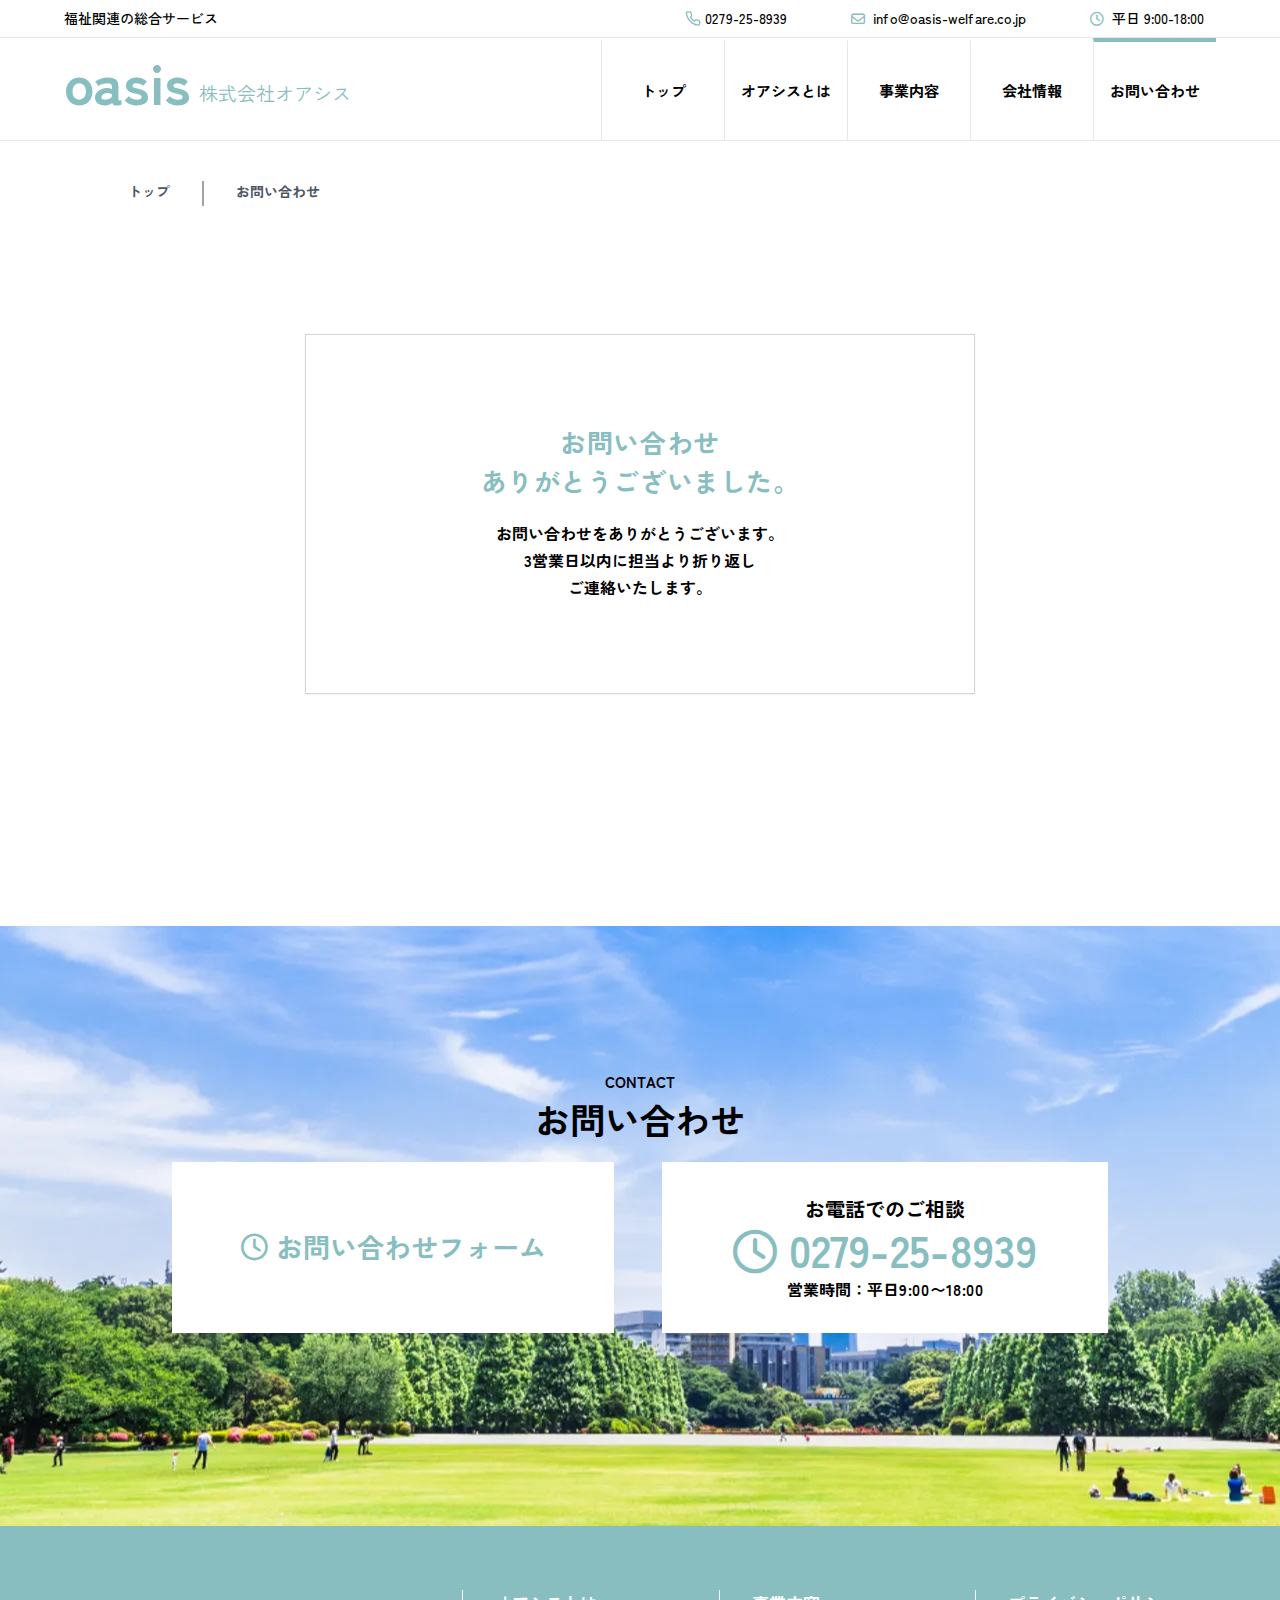
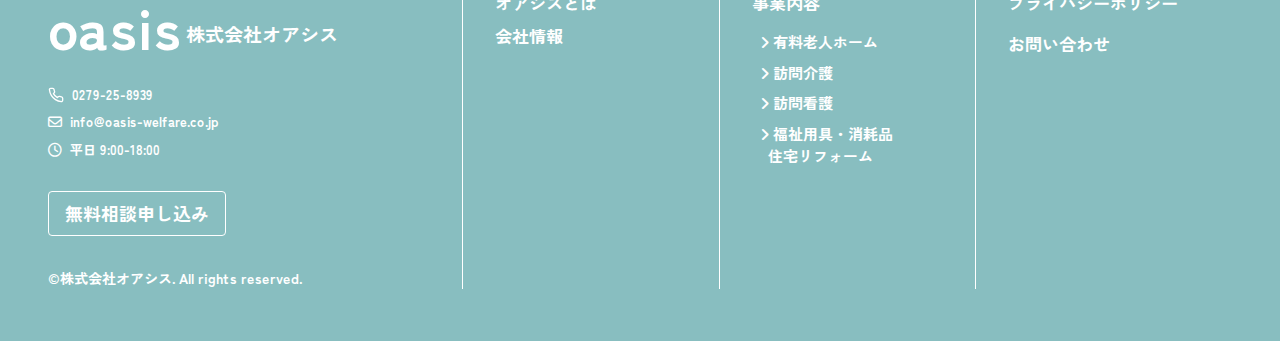
<file: submit.html>
<!DOCTYPE html>
<html lang="en">

<head>
    <meta charset="UTF-8">
    <meta name="viewport" content="width=device-width, initial-scale=1.0">
    <title>Oasis</title>

    <link href="https://fonts.googleapis.com/css2?family=Zen+Kaku+Gothic+New:wght@300;400;500;700&display=swap"
        rel="stylesheet">
    <link rel="stylesheet" href="https://cdnjs.cloudflare.com/ajax/libs/font-awesome/6.5.0/css/all.min.css" />

    <link rel="icon" type="image/png" href="assets/images/favicon.png" />

    <link href="assets/css/swiper.css" rel="stylesheet" />
    <link href="assets/css/font.css" rel="stylesheet" />
    <link href="assets/css/main.css" rel="stylesheet" />

    <script src="assets/css/tailwind.css"></script>

    <script src="assets/js/swiper-bundle.min.js"></script>
    <script src="assets/js/simpleParallax.min.js"></script>
    <script src="assets/js/main.js"></script>
</head>
<style>
    *,
    body {
        font-family: 'Zen Kaku Gothic New', sans-serif;
    }
</style>

<body>
    <header class="fixed w-full top-0 z-50 bg-white flex flex-col justify-center items-center">
        <div class="flex justify-center w-full border-b-[1px] border-gray-200 ">
            <div class="max-w-[1440px] w-full flex flex-row justify-between px-4 md:px-4 lg:px-12 xl:px-16 py-2">
                <a href="index.html">
                    <div class="font-medium text-[10px] md:text-[13px] lg:text-[14px]">
                        福祉関連の総合サービス
                    </div>
                    <div class="text-[#89bec1] text-[48px] block md:hidden font-bold -mt-4 -mb-3">
                        oasis
                    </div>
                </a>
                <div class="flex justify-between gap-3">
                    <div class="flex flex-col md:flex-row justify-center gap-2 md:gap-10 lg:gap-16">
                        <div class="flex text-[13px] md:text-[13px] lg:text-[14px] font-medium gap-1">
                            <svg class="w-[13px] md:w-[12px] lg:w-[16px] aspect-[1]" viewBox="0 0 24 24" fill="none"
                                stroke="#88bec0" stroke-width="2" stroke-linecap="round" stroke-linejoin="round">
                                <path
                                    d="M22 16.92v3a2 2 0 0 1-2.18 2 19.79 19.79 0 0 1-8.63-3.07 19.5 19.5 0 0 1-6-6A19.79 19.79 0 0 1 2.12 4.18 2 2 0 0 1 4.11 2h3a2 2 0 0 1 2 1.72 12.84 12.84 0 0 0 .7 2.81 2 2 0 0 1-.45 2.11L8.09 9.91a16 16 0 0 0 6 6l1.27-1.27a2 2 0 0 1 2.11-.45 12.84 12.84 0 0 0 2.81.7A2 2 0 0 1 22 16.92z" />
                            </svg>
                            <span>0279-25-8939</span>
                        </div>
                        <div class="hidden md:block md:text-[13px] lg:text-[14px] font-medium gap-1">
                            <i class="fa-regular fa-envelope text-[#88bec0]"></i>&nbsp;
                            <span>info@oasis-welfare.co.jp</span>
                        </div>
                        <div class="text-[12px] md:text-[13px] lg:text-[14px] font-medium">
                            <i class="fa-regular fa-clock text-[#88bec0]"></i>&nbsp;
                            <span>平日 9:00-18:00</span>
                        </div>
                    </div>
                    <div class="flex items-center">
                        <div id="hamburgerBtn"
                            class="relative flex justify-center md:hidden flex-col text-white w-[52px] h-[52px] rounded-full bg-[#89bec1]">
                            <div class="flex flex-col items-center gap-[5px] w-full">
                                <div class="h-[3px] w-[40%] bg-white"></div>
                                <div class="h-[3px] w-[40%] bg-white"></div>
                            </div>
                        </div>
                    </div>
                </div>
            </div>
        </div>
        <div class="flex justify-center w-full border-b-[1px] border-gray-200 ">
            <div class="max-w-[1440px] w-full flex flex-row justify-between md:px-4 lg:px-12 xl:px-16">
                <div class="w-full flex justify-between">
                    <!-- logo -->
                    <a href="index.html"
                        class="hidden md:flex w-2/7 items-end col-span-2 font-gothic text-[#89bec1] text-[14px] lg-[text-[15px] xl:text-[19px] gap-2 mb-4 cursor-pointer select-none">
                        <div class="text-[48px] md:text-[32px] lg:text-[36px] lg:text-[48px] xl:text-[57px] font-bold">
                            oasis
                        </div>
                        <div class=" mb-1 lg:mb-3 xl:mb-4">株式会社オアシス</div>
                    </a>

                    <!-- menu -->
                    <div class="hidden md:grid w-5/7 grid-cols-5">
                        <a href="index.html"
                            class="border-t-4 border-t-transparent hover:border-t-[#89bec1] px-4 border-l-[1px] border-gray-200 font-bold flex justify-center items-center cursor-pointer  duration-300">
                            <span class="text-[12px] lg:text-[15px]">トップ</span>
                        </a>
                        <a href="about.html"
                            class="border-t-4 border-t-transparent hover:border-t-[#89bec1] px-4 border-l-[1px] border-gray-200 font-bold flex justify-center items-center cursor-pointer  duration-300">
                            <span class="text-[12px] lg:text-[15px]">オアシスとは</span>
                        </a>
                        <a href="business.html"
                            class="border-t-4 border-t-transparent hover:border-t-[#89bec1] px-4 border-l-[1px] border-gray-200 font-bold flex justify-center items-center cursor-pointer  duration-300">
                            <span class="text-[12px] lg:text-[15px]">事業内容</span>
                        </a>
                        <a href="company.html"
                            class="border-t-4 border-t-transparent hover:border-t-[#89bec1] px-4 border-l-[1px] border-gray-200 font-bold flex justify-center items-center cursor-pointer  duration-300">
                            <span class="text-[12px] lg:text-[15px]">会社情報</span>
                        </a>
                        <div
                            class="border-t-4 border-t-[#89bec1] px-4 border-l-[1px] border-gray-200 font-bold flex justify-center items-center cursor-pointer  duration-300">
                            <span class="text-[12px] lg:text-[15px]">お問い合わせ</span>
                        </div>
                    </div>
                </div>
            </div>
        </div>
    </header>
    <div id="temp-header" class="h-[77px] md:h-[101.5px] lg:h-[127px] xl:h-[140.5px]"></div>

    <section class="w-full bg-white border-gray-200 pt-3 px-8 md:px-12 lg:px-16 xl:px-32 pb-10 md:py-2 lg:py-3 xl:py-6">
        <div class="max-w-[1200px] w-full mx-auto flex flex-row items-center py-4">
            <nav class="flex items-start lg:space-x-8 space-x-4 text-[15px]">
                <a href="index.html"
                    class="text-gray-600 font-bold text-[10px] md:text-[12px] xl:text-[14px] hover:text-[#88BEC0]">トップ</a>
                <span class="w-[2px] h-[15px] md:h-[17px] lg:h-[22px] xl:h-[25px] bg-gray-400"></span>
                <span class="text-gray-600 font-bold text-[10px] md:text-[12px] xl:text-[14px]">お問い合わせ</span>
            </nav>
        </div>
    </section>
    
    <section class="w-full bg-white py-6">
        <div class="flex flex-row items-center px-6 md:px-12 lg:px-16 xl:px-32 py-4">
            <div class="w-full flex flex-col items-center justify-center md:pt-12 pb-20 md:pb-32 lg:pb-48">
                <div
                    class="w-full max-w-[670px] min-h-[360px] border border-gray-300 bg-white flex flex-col items-center justify-center mx-auto shadow-sm">
                    <div class="flex flex-col items-center justify-center text-center px-4 py-10 gap-4">
                        <h2 class="text-[#89bec1] text-[22px] md:text-[23px] lg:text-[26px] font-bold mb-1"
                            style="letter-spacing:0.02em;">
                            お問い合わせ<br> ありがとうございました。
                        </h2>
                        <p class="text-black text-[14px] md:text-[16px] font-bold leading-[1.7] mb-1">
                            お問い合わせをありがとうございます。<br>
                            3営業日以内に担当より折り返し<br>
                            ご連絡いたします。
                        </p>
                    </div>
                </div>
            </div>
        </div>
    </section>
    <section class="w-full">
        <div
            class="flex justify-center items-center gap-20 max-h-[600px] h-[480px] md:h-full xl:h-[600px] md:py-28 lg:py-32 xl:py-40 bg-[url('assets/images/bg_contact.webp')] bg-center">
            <div class="flex flex-col w-full md:w-[720px] lg:w-[800px] xl:w-full max-w-[1000px] gap-4 px-8 pb-12">
                <div class="flex flex-col">
                    <p class="font-bold text-center text-[16px] md:text-[15px]">CONTACT</p>
                    <h2 class="font-bold text-center text-[28px] md:text-[24px] lg:text-[32px]  xl:text-[35px]">お問い合わせ
                    </h2>
                </div>
                <div class="flex flex-col md:flex-row w-full gap-3 md:gap-4 lg:gap-8 xl:gap-12">
                    <a href="contact.html"
                        class="w-full h-[109px] md:h-auto md:w-1/2 flex justify-center items-center text-[17px] md:text-[20px] lg:text-[24px] xl:text-[27px] font-bold bg-white text-[#88bec0] cursor-pointer gap-2 hover:text-white hover:bg-[#88bec0] duration-300 select-none">
                        <i class="fa-regular fa-clock"></i>
                        お問い合わせフォーム
                    </a>
                    <div
                        class="w-full h-[109px] md:h-full md:w-1/2 flex flex-col justify-center items-center bg-white p-2 xl:p-8 hover:bg-[#88bec0] duration-300 group select-none">
                        <h2 class="text-[13px] md:text-[12px] lg:text-[16px] xl:text-[20px] font-bold">お電話でのご相談 </h2>
                        <div
                            class="text-[#88bec0] text-[28px] md:text-[28px] lg:text-[36px] xl:text-[44px] font-bold gap-2 -my-2 group-hover:text-white cursor-pointer duration-300">
                            <i class="fa-regular fa-clock"></i>
                            0279-25-8939
                        </div>
                        <p
                            class="hidden md:block text-[10px] md:text-[10px] lg:text-[14px] xl:text-[16px] font-bold pt-[3px]">
                            営業時間：平日9:00〜18:00
                        </p>
                    </div>
                </div>
            </div>
        </div>
    </section>

    <div id="menu_modal"
        class="w-full fixed inset-0 z-40 flex bg-[#033939cc] transition-all duration-700 ease-in-out pointer-events-none opacity-0 pt-[77px]">
        <div class="relative w-full h-full flex flex-col px-8 py-10 bg-[#81BCBE] overflow-auto">
            <div class="w-full flex flex-col-reverse md:flex-row">
                <div class="w-full md:w-[35%] flex">
                    <div class="w-full flex flex-col-reverse md:flex-col gap-4 min-w-[220px]">
                        <div
                            class="md:hidden block lg text-[14px] md:text-[10px] xl:text-[14px] text-center text-white font-bold">
                            ©株式会社オアシス. All rights reserved.</div>
                        <a href="index.html" class="w-full flex flex-col md:flex-row items-center md:items-end gap-1">
                            <span
                                class="text-white font-bold text-[57px] md:text-[40px] lg:text-[57px] leading-tight tracking-wide">oasis</span>
                            <span
                                class="text-white text-[19px] md:text-[14px] lg:text-[19px] font-bold pb-3">株式会社オアシス</span>
                        </a>
                        <div class="flex flex-col gap-2 text-white text-[13px] mt-2">
                            <div class="flex items-center font-bold gap-2">
                                <svg class="w-[16px] md:w-[12px] lg:w-[16px] aspect-[1]" viewBox="0 0 24 24" fill="none"
                                    stroke="white" stroke-width="2" stroke-linecap="round" stroke-linejoin="round">
                                    <path
                                        d="M22 16.92v3a2 2 0 0 1-2.18 2 19.79 19.79 0 0 1-8.63-3.07 19.5 19.5 0 0 1-6-6A19.79 19.79 0 0 1 2.12 4.18 2 2 0 0 1 4.11 2h3a2 2 0 0 1 2 1.72 12.84 12.84 0 0 0 .7 2.81 2 2 0 0 1-.45 2.11L8.09 9.91a16 16 0 0 0 6 6l1.27-1.27a2 2 0 0 1 2.11-.45 12.84 12.84 0 0 0 2.81.7A2 2 0 0 1 22 16.92z" />
                                </svg>
                                <span>0279-25-8939</span>
                            </div>
                            <div class="flex items-center font-bold gap-2">
                                <i
                                    class="fa-regular fa-envelope text-white text-[14px] md:text-[10px] lg:text-[14px]"></i>
                                <span>info@oasis-welfare.co.jp</span>
                            </div>
                            <div class="flex items-center font-bold gap-2">
                                <i class="fa-regular fa-clock text-white text-[14px] md:text-[10px] lg:text-[14px]"></i>
                                <span>平日 9:00-18:00</span>
                            </div>
                        </div>
                        <div class="w-full flex justify-center md:justify-start">
                            <a href="#"
                                class="mt-4 w-fit px-4 py-2 border border-white rounded text-white text-[18px] md:text-[13px] lg:text-[18px] font-bold hover:bg-white hover:text-[#85babc] duration-200 transition-all">
                                無料相談申し込み
                            </a>
                        </div>
                        <span
                            class="hidden md:block mt-4 lg text-[14px] md:text-[10px] xl:text-[14px] text-white font-bold">
                            ©株式会社オアシス. All rights reserved.
                        </span>
                    </div>
                </div>
                <div class="w-full md:w-[65%] flex flex-col md:flex-row gap-8 ">
                    <div class="w-full md:w-1/3 flex flex-col gap-2 border-white md:pl-3 xl:pl-8 min-w-[140px]">
                        <a href="about.html"
                            class="text-white font-bold text-[21px] md:text-[12px] lg:text-[17px] hover:underline">オアシスとは</a>
                        <a href="company.html"
                            class="text-white font-bold text-[21px] md:text-[12px] lg:text-[17px] hover:underline">会社情報</a>
                    </div>
                    <div class="w-full md:w-1/3 flex flex-col gap-2 border-white md:pl-3 xl:pl-8 min-w-[180px]">
                        <span
                            class="text-white font-semibold text-[21px] md:text-[12px] lg:text-[17px] mb-2">事業内容</span>
                        <a href="business.html"
                            class="text-white text-[18px] md:text-[11px] lg:text-[15px] pl-2 font-bold hover:underline">
                            <i class="fa-solid fa-angle-right"></i>
                            有料老人ホーム
                        </a>
                        <a href="business-1.html"
                            class="text-white text-[18px] md:text-[11px] lg:text-[15px] pl-2 font-bold hover:underline">
                            <i class="fa-solid fa-angle-right"></i>
                            訪問介護
                        </a>
                        <a href="business-2.html"
                            class="text-white text-[18px] md:text-[11px] lg:text-[15px] pl-2 font-bold hover:underline">
                            <i class="fa-solid fa-angle-right"></i>
                            訪問看護
                        </a>
                         <a href="business-3.html"
                            class="text-white text-[18px] md:text-[11px] lg:text-[15px] pl-2 font-bold hover:underline">
                            <i class="fa-solid fa-angle-right"></i>
                            福祉用具・消耗品<br> &nbsp; 住宅リフォーム
                        </a>
                    </div>
                    <div class="w-full md:w-1/3 flex flex-col gap-2 border-white md:pl-3 xl:pl-8 min-w-[150px]">
                        <a href="policy.html"
                            class="text-white text-[21px] md:text-[12px] lg:text-[17px] font-bold mb-2 hover:underline">プライバシーポリシー</a>
                        <a href="contact.html"
                            class="text-white text-[21px] md:text-[12px] lg:text-[17px] font-bold hover:underline">お問い合わせ</a>
                    </div>
                </div>
            </div>
        </div>
    </div>

    <footer class="w-full bg-[#88bec0] py-16 md:max-h-[415px]">
        <div
            class="max-w-[1440px] w-full md:w-[700px] lg:w-full mx-auto px-12 md:px-4 lg:px-12 flex flex-col md:flex-row items-start gap-8">
            <div class="w-full flex flex-col-reverse md:flex-row">
                <div class="w-full md:w-[35%] flex">
                    <div class="w-full flex flex-col-reverse md:flex-col gap-4 min-w-[220px]">
                        <div
                            class="md:hidden block lg text-[14px] md:text-[10px] xl:text-[14px] text-center text-white font-bold">
                            ©株式会社オアシス. All rights reserved.</div>
                        <a href="index.html" class="w-full flex flex-col md:flex-row items-center md:items-end gap-1">
                            <span
                                class="text-white font-bold text-[57px] md:text-[40px] lg:text-[57px] leading-tight tracking-wide">oasis</span>
                            <span
                                class="text-white text-[19px] md:text-[14px] lg:text-[19px] font-bold pb-3">株式会社オアシス</span>
                        </a>
                        <div class="flex flex-col gap-2 text-white text-[13px] mt-2">
                            <div class="flex items-center font-bold gap-2">
                                <svg class="w-[16px] md:w-[12px] lg:w-[16px] aspect-[1]" viewBox="0 0 24 24" fill="none"
                                    stroke="white" stroke-width="2" stroke-linecap="round" stroke-linejoin="round">
                                    <path
                                        d="M22 16.92v3a2 2 0 0 1-2.18 2 19.79 19.79 0 0 1-8.63-3.07 19.5 19.5 0 0 1-6-6A19.79 19.79 0 0 1 2.12 4.18 2 2 0 0 1 4.11 2h3a2 2 0 0 1 2 1.72 12.84 12.84 0 0 0 .7 2.81 2 2 0 0 1-.45 2.11L8.09 9.91a16 16 0 0 0 6 6l1.27-1.27a2 2 0 0 1 2.11-.45 12.84 12.84 0 0 0 2.81.7A2 2 0 0 1 22 16.92z" />
                                </svg>
                                <span>0279-25-8939</span>
                            </div>
                            <div class="flex items-center font-bold gap-2">
                                <i
                                    class="fa-regular fa-envelope text-white text-[14px] md:text-[10px] lg:text-[14px]"></i>
                                <span>info@oasis-welfare.co.jp</span>
                            </div>
                            <div class="flex items-center font-bold gap-2">
                                <i class="fa-regular fa-clock text-white text-[14px] md:text-[10px] lg:text-[14px]"></i>
                                <span>平日 9:00-18:00</span>
                            </div>
                        </div>
                        <div class="w-full flex justify-center md:justify-start">
                            <a href="#"
                                class="mt-4 w-fit px-4 py-2 border border-white rounded text-white text-[18px] md:text-[13px] lg:text-[18px] font-bold hover:bg-white hover:text-[#85babc] duration-200 transition-all">
                                無料相談申し込み
                            </a>
                        </div>
                        <span
                            class="hidden md:block mt-4 lg text-[14px] md:text-[10px] xl:text-[14px] text-white font-bold">
                            ©株式会社オアシス. All rights reserved.
                        </span>
                    </div>
                </div>
                <div class="w-full md:w-[65%] flex flex-col md:flex-row gap-8 md:gap-0">
                    <div
                        class="w-full md:w-1/3 flex flex-col gap-2 border-l-[1px] border-white pl-6 md:pl-3 xl:pl-8 min-w-[140px]">
                        <a href="about.html"
                            class="text-white font-bold text-[21px] md:text-[12px] lg:text-[17px] hover:underline">オアシスとは</a>
                        <a href="company.html"
                            class="text-white font-bold text-[21px] md:text-[12px] lg:text-[17px] hover:underline">会社情報</a>
                    </div>
                    <div
                        class="w-full md:w-1/3 flex flex-col gap-2 border-l-[1px] border-white pl-6 md:pl-3 xl:pl-8 min-w-[180px]">
                        <span
                            class="text-white font-semibold text-[21px] md:text-[12px] lg:text-[17px] mb-2">事業内容</span>
                        <a href="business.html"
                            class="text-white text-[18px] md:text-[11px] lg:text-[15px] pl-2 font-bold hover:underline">
                            <i class="fa-solid fa-angle-right"></i>
                            有料老人ホーム
                        </a>
                        <a href="business-1.html"
                            class="text-white text-[18px] md:text-[11px] lg:text-[15px] pl-2 font-bold hover:underline">
                            <i class="fa-solid fa-angle-right"></i>
                            訪問介護
                        </a>
                        <a href="business-2.html"
                            class="text-white text-[18px] md:text-[11px] lg:text-[15px] pl-2 font-bold hover:underline">
                            <i class="fa-solid fa-angle-right"></i>
                            訪問看護
                        </a>
                        <a href="business-3.html"
                            class="text-white text-[18px] md:text-[11px] lg:text-[15px] pl-2 font-bold hover:underline">
                            <i class="fa-solid fa-angle-right"></i>
                            福祉用具・消耗品<br> &nbsp; 住宅リフォーム
                        </a>
                    </div>
                    <div
                        class="w-full md:w-1/3 flex flex-col gap-2 border-l-[1px] border-white pl-6 md:pl-3 xl:pl-8 min-w-[150px]">
                        <a href="policy.html"
                            class="text-white text-[21px] md:text-[12px] lg:text-[17px] font-bold mb-2 hover:underline">プライバシーポリシー</a>
                        <a href="contact.html"
                            class="text-white text-[21px] md:text-[12px] lg:text-[17px] font-bold hover:underline">お問い合わせ</a>
                    </div>
                </div>
            </div>
        </div>
    </footer>
</body>

</html>
</file>
<file: assets/css/font.css>
@font-face {
    font-family: 'Zen Old Mincho';
    font-style: normal;
    font-weight: 400;
    font-display: swap;
    src: url(https://fonts.gstatic.com/s/zenoldmincho/v13/tss0ApVaYytLwxTqcxfMyBveyYby621Qy71JT3kBgWHP-z3MekRWhFKJ1A.2.woff2) format('woff2');
    unicode-range: U+ffd7, U+ffda-ffdc, U+ffe0-ffe2, U+ffe4, U+ffe6, U+ffe8-ffee, U+1f100-1f10c, U+1f110-1f16c, U+1f170-1f1ac, U+1f200-1f202, U+1f210-1f234;
}

@font-face {
    font-family: 'Zen Old Mincho';
    font-style: normal;
    font-weight: 400;
    font-display: swap;
    src: url(https://fonts.gstatic.com/s/zenoldmincho/v13/tss0ApVaYytLwxTqcxfMyBveyYby621Qy71JT3kBgWHP-z3MekRWhFKJ1A.3.woff2) format('woff2');
    unicode-range: U+fa10, U+fa12-fa6d, U+fb00-fb04, U+fe10-fe19, U+fe30-fe42, U+fe44-fe52, U+fe54-fe66, U+fe68-fe6b, U+ff02, U+ff04, U+ff07, U+ff51, U+ff5b, U+ff5d, U+ff5f-ff60, U+ff66, U+ff69, U+ff87, U+ffa1-ffbe, U+ffc2-ffc7, U+ffca-ffcf, U+ffd2-ffd6;
}

@font-face {
    font-family: 'Zen Old Mincho';
    font-style: normal;
    font-weight: 400;
    font-display: swap;
    src: url(https://fonts.gstatic.com/s/zenoldmincho/v13/tss0ApVaYytLwxTqcxfMyBveyYby621Qy71JT3kBgWHP-z3MekRWhFKJ1A.4.woff2) format('woff2');
    unicode-range: U+f92d-f959, U+f95b-f9f2, U+f9f4-fa0b, U+fa0e-fa0f;
}

@font-face {
    font-family: 'Zen Old Mincho';
    font-style: normal;
    font-weight: 400;
    font-display: swap;
    src: url(https://fonts.gstatic.com/s/zenoldmincho/v13/tss0ApVaYytLwxTqcxfMyBveyYby621Qy71JT3kBgWHP-z3MekRWhFKJ1A.5.woff2) format('woff2');
    unicode-range: U+9e8b-9e8c, U+9e8e-9e8f, U+9e91-9e92, U+9e95-9e96, U+9e98, U+9e9b, U+9e9d-9e9e, U+9ea4-9ea5, U+9ea8-9eaa, U+9eac-9eb0, U+9eb3-9eb5, U+9eb8, U+9ebc-9ebf, U+9ec3, U+9ec6, U+9ec8, U+9ecb-9ecd, U+9ecf-9ed1, U+9ed4-9ed5, U+9ed8, U+9edb-9ee0, U+9ee4-9ee5, U+9ee7-9ee8, U+9eec-9ef2, U+9ef4-9ef9, U+9efb-9eff, U+9f02-9f03, U+9f07-9f09, U+9f0e-9f12, U+9f14-9f17, U+9f19-9f1b, U+9f1f-9f22, U+9f26, U+9f2a-9f2c, U+9f2f, U+9f31-9f32, U+9f34, U+9f37, U+9f39-9f3a, U+9f3c-9f3f, U+9f41, U+9f43-9f47, U+9f4a, U+9f4e-9f50, U+9f52-9f58, U+9f5a, U+9f5d-9f61, U+9f63, U+9f66-9f6a, U+9f6c-9f73, U+9f75-9f77, U+9f7a, U+9f7d, U+9f7f, U+9f8f-9f92, U+9f94-9f97, U+9f99, U+9f9c-9fa3, U+9fa5, U+9fb4, U+9fbc-9fc2, U+9fc4, U+9fc6, U+9fcc, U+f900-f92c;
}

@font-face {
    font-family: 'Zen Old Mincho';
    font-style: normal;
    font-weight: 400;
    font-display: swap;
    src: url(https://fonts.gstatic.com/s/zenoldmincho/v13/tss0ApVaYytLwxTqcxfMyBveyYby621Qy71JT3kBgWHP-z3MekRWhFKJ1A.6.woff2) format('woff2');
    unicode-range: U+9c3e, U+9c41, U+9c43-9c4a, U+9c4e-9c50, U+9c52-9c54, U+9c56, U+9c58, U+9c5a-9c61, U+9c63, U+9c65, U+9c67-9c6b, U+9c6d-9c6e, U+9c70, U+9c72, U+9c75-9c78, U+9c7a-9c7c, U+9ce6-9ce7, U+9ceb-9cec, U+9cf0, U+9cf2, U+9cf6-9cf7, U+9cf9, U+9d02-9d03, U+9d06-9d09, U+9d0b, U+9d0e, U+9d11-9d12, U+9d15, U+9d17-9d18, U+9d1b-9d1f, U+9d23, U+9d26, U+9d2a-9d2c, U+9d2f-9d30, U+9d32-9d34, U+9d3a, U+9d3c-9d3f, U+9d41-9d48, U+9d4a, U+9d50-9d54, U+9d59, U+9d5d-9d65, U+9d69-9d6c, U+9d6f-9d70, U+9d72-9d73, U+9d76-9d77, U+9d7a-9d7c, U+9d7e, U+9d83-9d84, U+9d86-9d87, U+9d89-9d8a, U+9d8d-9d8e, U+9d92-9d93, U+9d95-9d9a, U+9da1, U+9da4, U+9da9-9dac, U+9dae, U+9db1-9db2, U+9db5, U+9db8-9dbd, U+9dbf-9dc4, U+9dc6-9dc7, U+9dc9-9dca, U+9dcf, U+9dd3-9dd7, U+9dd9-9dda, U+9dde-9de0, U+9de3, U+9de5-9de7, U+9de9, U+9deb, U+9ded-9df0, U+9df3-9df4, U+9df8, U+9dfd-9dfe, U+9e02, U+9e07, U+9e0a, U+9e0d-9e0e, U+9e10-9e12, U+9e15-9e16, U+9e19-9e1f, U+9e75, U+9e79-9e7d, U+9e80-9e85, U+9e87-9e88;
}

@font-face {
    font-family: 'Zen Old Mincho';
    font-style: normal;
    font-weight: 400;
    font-display: swap;
    src: url(https://fonts.gstatic.com/s/zenoldmincho/v13/tss0ApVaYytLwxTqcxfMyBveyYby621Qy71JT3kBgWHP-z3MekRWhFKJ1A.7.woff2) format('woff2');
    unicode-range: U+9ae5-9ae7, U+9ae9, U+9aeb-9aec, U+9aee-9aef, U+9af1-9af5, U+9af7, U+9af9-9afb, U+9afd, U+9aff-9b06, U+9b08-9b09, U+9b0b-9b0e, U+9b10, U+9b12, U+9b16, U+9b18-9b1d, U+9b1f-9b20, U+9b22-9b23, U+9b25-9b2f, U+9b32-9b35, U+9b37, U+9b39-9b3b, U+9b3d, U+9b43-9b44, U+9b48, U+9b4b-9b4f, U+9b51, U+9b55-9b58, U+9b5b, U+9b5e, U+9b61, U+9b63, U+9b65-9b66, U+9b68, U+9b6a-9b6f, U+9b72-9b79, U+9b7f-9b80, U+9b83-9b87, U+9b89-9b8b, U+9b8d, U+9b8f-9b94, U+9b96-9b97, U+9b9a, U+9b9d-9ba0, U+9ba6-9ba7, U+9ba9-9baa, U+9bac, U+9bb0-9bb2, U+9bb4, U+9bb7-9bb9, U+9bbb-9bbc, U+9bbe-9bc1, U+9bc6-9bc8, U+9bca, U+9bce-9bd2, U+9bd4, U+9bd7-9bd8, U+9bdd, U+9bdf, U+9be1-9be5, U+9be7, U+9bea-9beb, U+9bee-9bf3, U+9bf5, U+9bf7-9bfa, U+9bfd, U+9bff-9c00, U+9c02, U+9c04, U+9c06, U+9c08-9c0d, U+9c0f-9c16, U+9c18-9c1e, U+9c21-9c2a, U+9c2d-9c32, U+9c35-9c37, U+9c39-9c3a, U+9c3d;
}

@font-face {
    font-family: 'Zen Old Mincho';
    font-style: normal;
    font-weight: 400;
    font-display: swap;
    src: url(https://fonts.gstatic.com/s/zenoldmincho/v13/tss0ApVaYytLwxTqcxfMyBveyYby621Qy71JT3kBgWHP-z3MekRWhFKJ1A.8.woff2) format('woff2');
    unicode-range: U+98eb, U+98ed-98ee, U+98f0-98f1, U+98f3, U+98f6, U+9902, U+9907-9909, U+9911-9912, U+9914-9918, U+991a-9922, U+9924, U+9926-9927, U+992b-992c, U+992e, U+9931-9935, U+9939-993e, U+9940-9942, U+9945-9949, U+994b-994e, U+9950-9952, U+9954-9955, U+9958-9959, U+995b-995c, U+995e-9960, U+9963, U+9997-9998, U+999b, U+999d-999f, U+99a3, U+99a5-99a6, U+99a8, U+99ad-99ae, U+99b0-99b2, U+99b5, U+99b9-99ba, U+99bc-99bd, U+99bf, U+99c1, U+99c3, U+99c8-99c9, U+99d1, U+99d3-99d5, U+99d8-99df, U+99e1-99e2, U+99e7, U+99ea-99ee, U+99f0-99f2, U+99f4-99f5, U+99f8-99f9, U+99fb-99fe, U+9a01-9a05, U+9a08, U+9a0a-9a0c, U+9a0f-9a11, U+9a16, U+9a1a, U+9a1e, U+9a20, U+9a22-9a24, U+9a27, U+9a2b, U+9a2d-9a2e, U+9a31, U+9a33, U+9a35-9a38, U+9a3e, U+9a40-9a45, U+9a47, U+9a4a-9a4e, U+9a51-9a52, U+9a54-9a58, U+9a5b, U+9a5d, U+9a5f, U+9a62, U+9a64-9a65, U+9a69-9a6c, U+9aaa, U+9aac-9ab0, U+9ab2, U+9ab4-9ab7, U+9ab9, U+9abb-9ac1, U+9ac3, U+9ac6, U+9ac8, U+9ace-9ad3, U+9ad5-9ad7, U+9adb-9adc, U+9ade-9ae0, U+9ae2-9ae4;
}

@font-face {
    font-family: 'Zen Old Mincho';
    font-style: normal;
    font-weight: 400;
    font-display: swap;
    src: url(https://fonts.gstatic.com/s/zenoldmincho/v13/tss0ApVaYytLwxTqcxfMyBveyYby621Qy71JT3kBgWHP-z3MekRWhFKJ1A.9.woff2) format('woff2');
    unicode-range: U+971d, U+9721-9724, U+9728, U+972a, U+9730-9731, U+9733, U+9736, U+9738-9739, U+973b, U+973d-973e, U+9741-9744, U+9746-974a, U+974d-974f, U+9751, U+9755, U+9757-9758, U+975a-975c, U+9760-9761, U+9763-9764, U+9766-9768, U+976a-976b, U+976e, U+9771, U+9773, U+9776-977d, U+977f-9781, U+9785-9786, U+9789, U+978b, U+978f-9790, U+9795-9797, U+9799-979a, U+979c, U+979e-97a0, U+97a2-97a3, U+97a6, U+97a8, U+97ab-97ac, U+97ae, U+97b1-97b6, U+97b8-97ba, U+97bc, U+97be-97bf, U+97c1, U+97c3-97ce, U+97d0-97d1, U+97d4, U+97d7-97d9, U+97db-97de, U+97e0-97e1, U+97e4, U+97e6, U+97ed-97ef, U+97f1-97f2, U+97f4-97f8, U+97fa, U+9804, U+9807, U+980a, U+980c-980f, U+9814, U+9816-9817, U+9819-981a, U+981c, U+981e, U+9820-9821, U+9823-9826, U+982b, U+982e-9830, U+9832-9835, U+9837, U+9839, U+983d-983e, U+9844, U+9846-9847, U+984a-984b, U+984f, U+9851-9853, U+9856-9857, U+9859-985b, U+9862-9863, U+9865-9866, U+986a-986c, U+986f-9871, U+9873-9875, U+98aa-98ab, U+98ad-98ae, U+98b0-98b1, U+98b4, U+98b6-98b8, U+98ba-98bc, U+98bf, U+98c2-98c8, U+98cb-98cc, U+98ce, U+98dc, U+98de, U+98e0-98e1, U+98e3, U+98e5-98e7, U+98e9-98ea;
}

@font-face {
    font-family: 'Zen Old Mincho';
    font-style: normal;
    font-weight: 400;
    font-display: swap;
    src: url(https://fonts.gstatic.com/s/zenoldmincho/v13/tss0ApVaYytLwxTqcxfMyBveyYby621Qy71JT3kBgWHP-z3MekRWhFKJ1A.10.woff2) format('woff2');
    unicode-range: U+944a, U+944c, U+9452-9453, U+9455, U+9459-945c, U+945e-9463, U+9468, U+946a-946b, U+946d-9472, U+9475, U+9477, U+947c-947f, U+9481, U+9483-9485, U+9578-9579, U+957e-957f, U+9582, U+9584, U+9586-9588, U+958a, U+958c-958f, U+9592, U+9594, U+9596, U+9598-9599, U+959d-95a1, U+95a4, U+95a6-95a9, U+95ab-95ad, U+95b1, U+95b4, U+95b6, U+95b9-95bf, U+95c3, U+95c6, U+95c8-95cd, U+95d0-95d6, U+95d9-95da, U+95dc-95e2, U+95e4-95e6, U+95e8, U+961d-961e, U+9621-9622, U+9624-9626, U+9628, U+962c, U+962e-962f, U+9631, U+9633-9634, U+9637-963a, U+963c-963d, U+9641-9642, U+964b-964c, U+964f, U+9652, U+9654, U+9656-9658, U+965c-965f, U+9661, U+9666, U+966a, U+966c, U+966e, U+9672, U+9674, U+9677, U+967b-967c, U+967e-967f, U+9681-9684, U+9689, U+968b, U+968d, U+9691, U+9695-9698, U+969a, U+969d, U+969f, U+96a4-96aa, U+96ae-96b4, U+96b6, U+96b8-96bb, U+96bd, U+96c1, U+96c9-96cb, U+96cd-96ce, U+96d2, U+96d5-96d6, U+96d8-96da, U+96dc-96df, U+96e9, U+96ef, U+96f1, U+96f9-96fa, U+9702-9706, U+9708-9709, U+970d-970f, U+9711, U+9713-9714, U+9716, U+9719-971b;
}

@font-face {
    font-family: 'Zen Old Mincho';
    font-style: normal;
    font-weight: 400;
    font-display: swap;
    src: url(https://fonts.gstatic.com/s/zenoldmincho/v13/tss0ApVaYytLwxTqcxfMyBveyYby621Qy71JT3kBgWHP-z3MekRWhFKJ1A.11.woff2) format('woff2');
    unicode-range: U+92bc-92bd, U+92bf-92c3, U+92c5-92c8, U+92cb-92d0, U+92d2-92d3, U+92d5, U+92d7-92d9, U+92dc-92dd, U+92df-92e1, U+92e3-92e5, U+92e7-92ea, U+92ec, U+92ee, U+92f0, U+92f2, U+92f7-92fb, U+92ff-9300, U+9302, U+9304, U+9308, U+930d, U+930f-9311, U+9314-9315, U+9318-931a, U+931c-931f, U+9321-9325, U+9327-932b, U+932e, U+9333-9337, U+933a-933b, U+9344, U+9347-934a, U+934d, U+9350-9352, U+9354-9358, U+935a, U+935c, U+935e, U+9360, U+9364-9365, U+9367, U+9369-936d, U+936f-9371, U+9373-9374, U+9376, U+937a, U+937d-9382, U+9388, U+938a-938b, U+938d, U+938f, U+9392, U+9394-9395, U+9397-9398, U+939a-939b, U+939e, U+93a1, U+93a3-93a4, U+93a6, U+93a8-93a9, U+93ab-93ad, U+93b0, U+93b4-93b6, U+93b9-93bb, U+93c1, U+93c3-93cd, U+93d0-93d1, U+93d3, U+93d6-93d9, U+93dc-93df, U+93e2, U+93e4-93e8, U+93f1, U+93f5, U+93f7-93fb, U+93fd, U+9401-9404, U+9407-9409, U+940d-9410, U+9413-9417, U+9419-941a, U+941f, U+9421, U+942b, U+942e-942f, U+9431-9434, U+9436, U+9438, U+943a-943b, U+943d, U+943f, U+9441, U+9443-9445, U+9448;
}

@font-face {
    font-family: 'Zen Old Mincho';
    font-style: normal;
    font-weight: 400;
    font-display: swap;
    src: url(https://fonts.gstatic.com/s/zenoldmincho/v13/tss0ApVaYytLwxTqcxfMyBveyYby621Qy71JT3kBgWHP-z3MekRWhFKJ1A.12.woff2) format('woff2');
    unicode-range: U+9143, U+9146-914c, U+914f, U+9153, U+9156-915b, U+9161, U+9163-9165, U+9167, U+9169, U+916d, U+9172-9174, U+9179-917b, U+9181-9183, U+9185-9187, U+9189-918b, U+918e, U+9191, U+9193-9195, U+9197-9198, U+919e, U+91a1-91a2, U+91a6, U+91a8, U+91aa-91b6, U+91ba-91bd, U+91bf-91c6, U+91c9, U+91cb, U+91d0, U+91d3-91d4, U+91d6-91d7, U+91d9-91db, U+91de-91df, U+91e1, U+91e4-91e6, U+91e9-91ea, U+91ec-91f1, U+91f5-91f7, U+91f9, U+91fb-91fd, U+91ff-9201, U+9204-9207, U+9209-920a, U+920c, U+920e, U+9210-9218, U+921c-921e, U+9223-9226, U+9228-9229, U+922c, U+922e-9230, U+9233, U+9235-923a, U+923c, U+923e-9240, U+9242-9243, U+9245-924b, U+924d-9251, U+9256-925a, U+925c-925e, U+9260-9261, U+9264-9269, U+926e-9270, U+9275-9279, U+927b-927f, U+9288-928a, U+928d-928e, U+9291-9293, U+9295-9297, U+9299, U+929b-929c, U+929f-92a0, U+92a4-92a5, U+92a7-92a8, U+92ab, U+92af, U+92b2-92b3, U+92b6-92bb;
}

@font-face {
    font-family: 'Zen Old Mincho';
    font-style: normal;
    font-weight: 400;
    font-display: swap;
    src: url(https://fonts.gstatic.com/s/zenoldmincho/v13/tss0ApVaYytLwxTqcxfMyBveyYby621Qy71JT3kBgWHP-z3MekRWhFKJ1A.13.woff2) format('woff2');
    unicode-range: U+8f52-8f55, U+8f57-8f58, U+8f5c-8f5e, U+8f61-8f66, U+8f9c-8f9d, U+8f9f-8fa2, U+8fa4-8fa8, U+8fad-8faf, U+8fb4-8fb8, U+8fbe, U+8fc0-8fc2, U+8fc6, U+8fc8, U+8fca-8fcb, U+8fcd, U+8fd0, U+8fd2-8fd3, U+8fd5, U+8fda, U+8fe0, U+8fe2-8fe5, U+8fe8-8fea, U+8fed-8fef, U+8ff1, U+8ff4-8ff6, U+8ff8-8ffb, U+8ffe, U+9002, U+9004-9005, U+9008, U+900b-900e, U+9011, U+9013, U+9015-9016, U+9018, U+901b, U+901e, U+9021, U+9027-902a, U+902c-902d, U+902f, U+9033-9037, U+9039, U+903c, U+903e-903f, U+9041, U+9043-9044, U+9049, U+904c, U+904f-9052, U+9056, U+9058, U+905b-905e, U+9062, U+9066-9068, U+906c, U+906f-9070, U+9072, U+9074, U+9076, U+9079, U+9080-9083, U+9085, U+9087-9088, U+908b-908c, U+908e-9090, U+9095, U+9097-9099, U+909b, U+90a0-90a2, U+90a5, U+90a8, U+90af-90b6, U+90bd-90be, U+90c3-90c5, U+90c7-90c9, U+90cc, U+90d2, U+90d5, U+90d7-90d9, U+90db-90df, U+90e2, U+90e4-90e5, U+90eb, U+90ef-90f0, U+90f2, U+90f4, U+90f6, U+90fe-9100, U+9102, U+9104-9106, U+9108, U+910d, U+9110, U+9112, U+9114-911a, U+911c, U+911e, U+9120, U+9122-9123, U+9125, U+9127, U+9129, U+912d-9132, U+9134, U+9136-9137, U+9139-913a, U+913c-913d;
}

@font-face {
    font-family: 'Zen Old Mincho';
    font-style: normal;
    font-weight: 400;
    font-display: swap;
    src: url(https://fonts.gstatic.com/s/zenoldmincho/v13/tss0ApVaYytLwxTqcxfMyBveyYby621Qy71JT3kBgWHP-z3MekRWhFKJ1A.14.woff2) format('woff2');
    unicode-range: U+8dc0, U+8dc2, U+8dc5-8dc8, U+8dca-8dcc, U+8dce-8dcf, U+8dd1, U+8dd4-8dd7, U+8dd9-8ddb, U+8ddf, U+8de3-8de5, U+8de7, U+8dea-8dec, U+8df0-8df2, U+8df4, U+8dfc-8dfd, U+8dff, U+8e01, U+8e04-8e06, U+8e08-8e09, U+8e0b-8e0c, U+8e10-8e11, U+8e14, U+8e16, U+8e1d-8e23, U+8e26-8e27, U+8e30-8e31, U+8e33-8e39, U+8e3d, U+8e40-8e42, U+8e44, U+8e47-8e50, U+8e54-8e55, U+8e59, U+8e5b-8e64, U+8e69, U+8e6c-8e6d, U+8e6f-8e72, U+8e75-8e77, U+8e79-8e7c, U+8e81-8e85, U+8e89, U+8e8b, U+8e90-8e95, U+8e98-8e9b, U+8e9d-8e9e, U+8ea1-8ea2, U+8ea7, U+8ea9-8eaa, U+8eac-8eb1, U+8eb3, U+8eb5-8eb6, U+8eba-8ebb, U+8ebe, U+8ec0-8ec1, U+8ec3-8ec8, U+8ecb, U+8ecf, U+8ed1, U+8ed4, U+8edb-8edc, U+8ee3, U+8ee8, U+8eeb, U+8eed-8eee, U+8ef0-8ef1, U+8ef7, U+8ef9-8efc, U+8efe, U+8f00, U+8f02, U+8f05, U+8f07-8f08, U+8f0a, U+8f0f-8f10, U+8f12-8f13, U+8f15-8f19, U+8f1b-8f1c, U+8f1e-8f21, U+8f23, U+8f25-8f28, U+8f2b-8f2f, U+8f33-8f37, U+8f39-8f3b, U+8f3e, U+8f40-8f43, U+8f45-8f47, U+8f49-8f4a, U+8f4c-8f4f, U+8f51;
}

@font-face {
    font-family: 'Zen Old Mincho';
    font-style: normal;
    font-weight: 400;
    font-display: swap;
    src: url(https://fonts.gstatic.com/s/zenoldmincho/v13/tss0ApVaYytLwxTqcxfMyBveyYby621Qy71JT3kBgWHP-z3MekRWhFKJ1A.15.woff2) format('woff2');
    unicode-range: U+8b2d, U+8b30, U+8b37, U+8b3c, U+8b3e, U+8b41-8b46, U+8b48-8b49, U+8b4c-8b4f, U+8b51-8b54, U+8b56, U+8b59, U+8b5b, U+8b5e-8b5f, U+8b63, U+8b69, U+8b6b-8b6d, U+8b6f, U+8b71, U+8b74, U+8b76, U+8b78-8b79, U+8b7c-8b81, U+8b84-8b85, U+8b8a-8b8f, U+8b92-8b96, U+8b99-8b9a, U+8b9c-8ba0, U+8c38-8c3a, U+8c3d-8c3f, U+8c41, U+8c45, U+8c47-8c49, U+8c4b-8c4c, U+8c4e-8c51, U+8c53-8c55, U+8c57-8c59, U+8c5b, U+8c5d, U+8c62-8c64, U+8c66, U+8c68-8c69, U+8c6b-8c6d, U+8c73, U+8c75-8c76, U+8c78, U+8c7a-8c7c, U+8c7e, U+8c82, U+8c85-8c87, U+8c89-8c8b, U+8c8d-8c8e, U+8c90, U+8c92-8c94, U+8c98-8c99, U+8c9b-8c9c, U+8c9f, U+8ca4, U+8cad-8cae, U+8cb2-8cb3, U+8cb6, U+8cb9-8cba, U+8cbd, U+8cc1-8cc2, U+8cc4-8cc6, U+8cc8-8cc9, U+8ccb, U+8ccd-8ccf, U+8cd2, U+8cd5-8cd6, U+8cd9-8cda, U+8cdd, U+8ce1, U+8ce3-8ce4, U+8ce6, U+8ce8, U+8cec, U+8cef-8cf2, U+8cf4-8cf5, U+8cf7-8cf8, U+8cfa-8cfb, U+8cfd-8cff, U+8d01, U+8d03-8d04, U+8d07, U+8d09-8d0b, U+8d0d-8d10, U+8d12-8d14, U+8d16-8d17, U+8d1b-8d1d, U+8d65, U+8d67, U+8d69, U+8d6b-8d6e, U+8d71, U+8d73, U+8d76, U+8d7f, U+8d81-8d82, U+8d84, U+8d88, U+8d8d, U+8d90-8d91, U+8d95, U+8d99, U+8d9e-8da0, U+8da6, U+8da8, U+8dab-8dac, U+8daf, U+8db2, U+8db5, U+8db7, U+8db9-8dbc, U+8dbe;
}

@font-face {
    font-family: 'Zen Old Mincho';
    font-style: normal;
    font-weight: 400;
    font-display: swap;
    src: url(https://fonts.gstatic.com/s/zenoldmincho/v13/tss0ApVaYytLwxTqcxfMyBveyYby621Qy71JT3kBgWHP-z3MekRWhFKJ1A.16.woff2) format('woff2');
    unicode-range: U+8973-8975, U+8977, U+897a-897e, U+8980, U+8983, U+8988-898a, U+898d, U+8990, U+8993-8995, U+8998, U+899b-899c, U+899f-89a1, U+89a5-89a6, U+89a9, U+89ac, U+89af-89b0, U+89b2, U+89b4-89b7, U+89ba, U+89bc-89bd, U+89bf-89c1, U+89d4-89d8, U+89da, U+89dc-89dd, U+89e5, U+89e7, U+89e9, U+89eb, U+89ed, U+89f1, U+89f3-89f4, U+89f6, U+89f8-89f9, U+89fd, U+89ff, U+8a01, U+8a04-8a05, U+8a07, U+8a0c, U+8a0f-8a12, U+8a14-8a16, U+8a1b, U+8a1d-8a1e, U+8a20-8a22, U+8a24-8a26, U+8a2b-8a2c, U+8a2f, U+8a35-8a37, U+8a3b, U+8a3d-8a3e, U+8a40-8a41, U+8a43, U+8a45-8a49, U+8a4d-8a4e, U+8a51-8a54, U+8a56-8a58, U+8a5b-8a5d, U+8a61-8a62, U+8a65, U+8a67, U+8a6c-8a6d, U+8a75-8a77, U+8a79-8a7c, U+8a7e-8a80, U+8a82-8a86, U+8a8b, U+8a8f-8a92, U+8a96-8a97, U+8a99-8a9a, U+8a9f, U+8aa1, U+8aa3, U+8aa5-8aaa, U+8aae-8aaf, U+8ab3, U+8ab6-8ab7, U+8abb-8abc, U+8abe, U+8ac2-8ac4, U+8ac6, U+8ac8-8aca, U+8acc-8acd, U+8ad0-8ad1, U+8ad3-8ad5, U+8ad7, U+8ada-8ae2, U+8ae4, U+8ae7, U+8aeb-8aec, U+8aee, U+8af0-8af1, U+8af3-8af7, U+8afa, U+8afc, U+8aff, U+8b01-8b02, U+8b04-8b07, U+8b0a-8b0d, U+8b0f-8b11, U+8b14, U+8b16, U+8b1a, U+8b1c, U+8b1e-8b20, U+8b26, U+8b28, U+8b2b-8b2c;
}

@font-face {
    font-family: 'Zen Old Mincho';
    font-style: normal;
    font-weight: 400;
    font-display: swap;
    src: url(https://fonts.gstatic.com/s/zenoldmincho/v13/tss0ApVaYytLwxTqcxfMyBveyYby621Qy71JT3kBgWHP-z3MekRWhFKJ1A.17.woff2) format('woff2');
    unicode-range: U+87e2-87e6, U+87ea-87ed, U+87ef, U+87f1, U+87f3, U+87f5-87f8, U+87fa-87fb, U+87fe-87ff, U+8801, U+8803, U+8805-8807, U+8809-880b, U+880d-8816, U+8818-881c, U+881e-881f, U+8821-8822, U+8827-8828, U+882d-882e, U+8830-8832, U+8835-8836, U+8839-883c, U+8841-8845, U+8848-884b, U+884d-884e, U+8851-8852, U+8855-8856, U+8858-885a, U+885c, U+885e-8860, U+8862, U+8864, U+8869, U+886b, U+886e-886f, U+8871-8872, U+8875, U+8877, U+8879, U+887b, U+887d-887e, U+8880-8882, U+8888, U+888d, U+8892, U+8897-889c, U+889e-88a0, U+88a2, U+88a4, U+88a8, U+88aa, U+88ae, U+88b0-88b1, U+88b5, U+88b7, U+88ba, U+88bc-88c0, U+88c3-88c4, U+88c6, U+88ca-88ce, U+88d1-88d4, U+88d8-88d9, U+88db, U+88dd-88e1, U+88e7-88e8, U+88ef-88f2, U+88f4-88f5, U+88f7, U+88f9, U+88fc, U+8901-8902, U+8904, U+8906, U+890a, U+890c-890f, U+8913, U+8915-8916, U+8918-891a, U+891c-891e, U+8920, U+8925-8928, U+892a-892b, U+8930-8932, U+8935-893b, U+893e, U+8940-8946, U+8949, U+894c-894d, U+894f, U+8952, U+8956-8957, U+895a-895c, U+895e, U+8960-8964, U+8966, U+896a-896b, U+896d-8970;
}

@font-face {
    font-family: 'Zen Old Mincho';
    font-style: normal;
    font-weight: 400;
    font-display: swap;
    src: url(https://fonts.gstatic.com/s/zenoldmincho/v13/tss0ApVaYytLwxTqcxfMyBveyYby621Qy71JT3kBgWHP-z3MekRWhFKJ1A.18.woff2) format('woff2');
    unicode-range: U+8655-8659, U+865b, U+865d-8664, U+8667, U+8669, U+866c, U+866f, U+8671, U+8675-8677, U+867a-867b, U+867d, U+8687-8689, U+868b-868d, U+8691, U+8693, U+8695-8696, U+8698, U+869a, U+869c-869d, U+86a1, U+86a3-86a4, U+86a6-86ab, U+86ad, U+86af-86b1, U+86b3-86b9, U+86bf-86c1, U+86c3-86c6, U+86c9, U+86cb, U+86ce, U+86d1-86d2, U+86d4-86d5, U+86d7, U+86da, U+86dc, U+86de-86e0, U+86e3-86e7, U+86e9, U+86ec-86ed, U+86ef, U+86f8-86fe, U+8700, U+8703-870b, U+870d-8714, U+8719-871a, U+871e-871f, U+8721-8723, U+8725, U+8728-8729, U+872e-872f, U+8731-8732, U+8734, U+8737, U+8739-8740, U+8743, U+8745, U+8749, U+874b-874e, U+8751, U+8753, U+8755, U+8757-8759, U+875d, U+875f-8761, U+8763-8766, U+8768, U+876a, U+876e-876f, U+8771-8772, U+8774, U+8778, U+877b-877c, U+877f, U+8782-8789, U+878b-878c, U+878e, U+8790, U+8793, U+8795, U+8797-8799, U+879e-87a0, U+87a2-87a3, U+87a7, U+87ab-87af, U+87b1, U+87b3, U+87b5, U+87bb, U+87bd-87c1, U+87c4, U+87c6-87cb, U+87ce, U+87d0, U+87d2, U+87d5-87d6, U+87d9-87da, U+87dc, U+87df-87e0;
}

@font-face {
    font-family: 'Zen Old Mincho';
    font-style: normal;
    font-weight: 400;
    font-display: swap;
    src: url(https://fonts.gstatic.com/s/zenoldmincho/v13/tss0ApVaYytLwxTqcxfMyBveyYby621Qy71JT3kBgWHP-z3MekRWhFKJ1A.19.woff2) format('woff2');
    unicode-range: U+84b4, U+84b9-84bb, U+84bd-84c2, U+84c6-84ca, U+84cc-84d1, U+84d3, U+84d6, U+84d9-84da, U+84dc, U+84e7, U+84ea, U+84ec, U+84ef-84f2, U+84f4, U+84f7, U+84fa-84fd, U+84ff-8500, U+8502-8503, U+8506-8507, U+850c, U+850e, U+8510, U+8514-8515, U+8517-8518, U+851a-851c, U+851e-851f, U+8521-8525, U+8527, U+852a-852c, U+852f, U+8532-8534, U+8536, U+853e-8541, U+8543, U+8546, U+8548, U+854a-854b, U+854f-8553, U+8555-855a, U+855c-8564, U+8569-856b, U+856d, U+856f, U+8577, U+8579-857b, U+857d-8581, U+8585-8586, U+8588-858c, U+858f-8591, U+8593, U+8597-8598, U+859b-859d, U+859f-85a0, U+85a2, U+85a4-85a5, U+85a7-85a8, U+85ad-85b0, U+85b4, U+85b6-85ba, U+85bc-85bf, U+85c1-85c2, U+85c7, U+85c9-85cb, U+85ce-85d0, U+85d5, U+85d8-85da, U+85dc, U+85df-85e1, U+85e5-85e6, U+85e8, U+85ed, U+85f3-85f4, U+85f6-85f7, U+85f9-85fa, U+85fc, U+85fe-8600, U+8602, U+8604-8606, U+860a-860b, U+860d-860e, U+8610-8613, U+8616-861b, U+861e, U+8621-8622, U+8624, U+8627, U+8629, U+862f-8630, U+8636, U+8638-863a, U+863c-863d, U+863f-8642, U+8646, U+864d, U+8652-8654;
}

@font-face {
    font-family: 'Zen Old Mincho';
    font-style: normal;
    font-weight: 400;
    font-display: swap;
    src: url(https://fonts.gstatic.com/s/zenoldmincho/v13/tss0ApVaYytLwxTqcxfMyBveyYby621Qy71JT3kBgWHP-z3MekRWhFKJ1A.20.woff2) format('woff2');
    unicode-range: U+82e8, U+82ea, U+82ed, U+82ef, U+82f3-82f4, U+82f6-82f7, U+82f9, U+82fb, U+82fd-82fe, U+8300-8301, U+8303, U+8306-8308, U+830a-830c, U+8316-8318, U+831b, U+831d-831f, U+8321-8323, U+832b-8335, U+8337, U+833a, U+833c-833d, U+8340, U+8342-8347, U+834a, U+834d-8351, U+8353-8357, U+835a, U+8362-8363, U+8370, U+8373, U+8375, U+8378, U+837c-837d, U+837f-8380, U+8382, U+8384-8387, U+838a, U+838d-838e, U+8392-8396, U+8398-83a0, U+83a2, U+83a6-83ad, U+83b1, U+83b5, U+83bd-83c1, U+83c7, U+83c9, U+83ce-83d1, U+83d4, U+83d6, U+83d8, U+83dd, U+83df-83e1, U+83e5, U+83e8, U+83ea-83eb, U+83f0, U+83f2, U+83f4, U+83f6-83f9, U+83fb-83fd, U+8401, U+8403-8404, U+8406-8407, U+840a-840b, U+840d, U+840f, U+8411, U+8413, U+8415, U+8417, U+8419, U+8420, U+8422, U+842a, U+842f, U+8431, U+8435, U+8438-8439, U+843c, U+8445-8448, U+844a, U+844d-844f, U+8451-8452, U+8456, U+8458-845a, U+845c, U+845f-8462, U+8464-8467, U+8469-846b, U+846d-8470, U+8473-8474, U+8476-847a, U+847c-847d, U+8481-8482, U+8484-8485, U+848b, U+8490, U+8492-8493, U+8495, U+8497, U+849c, U+849e-849f, U+84a1, U+84a6, U+84a8-84aa, U+84ad, U+84af, U+84b1;
}

@font-face {
    font-family: 'Zen Old Mincho';
    font-style: normal;
    font-weight: 400;
    font-display: swap;
    src: url(https://fonts.gstatic.com/s/zenoldmincho/v13/tss0ApVaYytLwxTqcxfMyBveyYby621Qy71JT3kBgWHP-z3MekRWhFKJ1A.21.woff2) format('woff2');
    unicode-range: U+814a, U+814c, U+8151-8153, U+8157, U+815f-8161, U+8165-8169, U+816d-816f, U+8171, U+8173-8174, U+8177, U+8180-8186, U+8188, U+818a-818b, U+818e, U+8190, U+8193, U+8195-8196, U+8198, U+819b, U+819e, U+81a0, U+81a2, U+81a4, U+81a9, U+81ae, U+81b0, U+81b2, U+81b4-81b5, U+81b8, U+81ba-81bb, U+81bd-81be, U+81c0-81c3, U+81c5-81c6, U+81c8-81cb, U+81cd-81cf, U+81d1, U+81d5-81db, U+81dd-81e1, U+81e4-81e5, U+81e7, U+81eb-81ec, U+81ef-81f2, U+81f5-81f6, U+81f8-81fb, U+81fd-8205, U+8209-820b, U+820d, U+820f, U+8212-8214, U+8216, U+8219-821d, U+8221-8222, U+8228-8229, U+822b, U+822e, U+8232-8235, U+8237-8238, U+823a, U+823c, U+8240, U+8243-8246, U+8249, U+824b, U+824e-824f, U+8251, U+8256-825a, U+825c-825d, U+825f-8260, U+8262-8264, U+8267-8268, U+826a-826b, U+826d-826e, U+8271, U+8274, U+8277, U+8279, U+827b, U+827d-8281, U+8283-8284, U+8287, U+8289-828a, U+828d-828e, U+8291-8294, U+8296, U+8298-829b, U+829f-82a1, U+82a3-82a4, U+82a7-82ac, U+82ae, U+82b0, U+82b2, U+82b4, U+82b7, U+82ba-82bc, U+82be-82bf, U+82c5-82c6, U+82d0, U+82d2-82d3, U+82d5, U+82d9-82da, U+82dc, U+82de-82e4, U+82e7;
}

@font-face {
    font-family: 'Zen Old Mincho';
    font-style: normal;
    font-weight: 400;
    font-display: swap;
    src: url(https://fonts.gstatic.com/s/zenoldmincho/v13/tss0ApVaYytLwxTqcxfMyBveyYby621Qy71JT3kBgWHP-z3MekRWhFKJ1A.22.woff2) format('woff2');
    unicode-range: U+7f77-7f79, U+7f7d-7f80, U+7f82-7f83, U+7f86-7f88, U+7f8b-7f8d, U+7f8f-7f91, U+7f94, U+7f96-7f97, U+7f9a, U+7f9c-7f9d, U+7fa1-7fa3, U+7fa6, U+7faa, U+7fad-7faf, U+7fb2, U+7fb4, U+7fb6, U+7fb8-7fb9, U+7fbc, U+7fbf-7fc0, U+7fc3, U+7fc5-7fc6, U+7fc8, U+7fca, U+7fce-7fcf, U+7fd5, U+7fdb, U+7fdf, U+7fe1, U+7fe3, U+7fe5-7fe6, U+7fe8-7fe9, U+7feb-7fec, U+7fee-7ff0, U+7ff2-7ff3, U+7ff9-7ffa, U+7ffd-7fff, U+8002, U+8004, U+8006-8008, U+800a-800f, U+8011-8014, U+8016, U+8018-8019, U+801c-8021, U+8024, U+8026, U+8028, U+802c, U+802e, U+8030, U+8034-8035, U+8037, U+8039-8040, U+8043-8044, U+8046, U+804a, U+8052, U+8058, U+805a, U+805f-8060, U+8062, U+8064, U+8066, U+8068, U+806d, U+806f-8073, U+8075-8076, U+8079, U+807b, U+807d-8081, U+8084-8088, U+808b, U+808e, U+8093, U+8099-809a, U+809c, U+809e, U+80a4, U+80a6-80a7, U+80ab-80ad, U+80b1, U+80b8-80b9, U+80c4-80c5, U+80c8, U+80ca, U+80cd, U+80cf, U+80d2, U+80d4-80db, U+80dd, U+80e0, U+80e4-80e6, U+80ed-80f3, U+80f5-80f7, U+80f9-80fc, U+80fe, U+8101, U+8103, U+8109, U+810b, U+810d, U+8116-8118, U+811b-811c, U+811e, U+8120, U+8123-8124, U+8127, U+8129, U+812b-812c, U+812f-8130, U+8135, U+8139-813a, U+813c-813e, U+8141, U+8145-8147;
}

@font-face {
    font-family: 'Zen Old Mincho';
    font-style: normal;
    font-weight: 400;
    font-display: swap;
    src: url(https://fonts.gstatic.com/s/zenoldmincho/v13/tss0ApVaYytLwxTqcxfMyBveyYby621Qy71JT3kBgWHP-z3MekRWhFKJ1A.23.woff2) format('woff2');
    unicode-range: U+7d57, U+7d59-7d5d, U+7d63, U+7d65, U+7d67, U+7d6a, U+7d6e, U+7d70, U+7d72-7d73, U+7d78, U+7d7a-7d7b, U+7d7d, U+7d7f, U+7d81-7d83, U+7d85-7d86, U+7d88-7d89, U+7d8b-7d8d, U+7d8f, U+7d91, U+7d93, U+7d96-7d97, U+7d9b-7da0, U+7da2-7da3, U+7da6-7da7, U+7daa-7dac, U+7dae-7db0, U+7db3, U+7db5-7db9, U+7dbd, U+7dc0, U+7dc2-7dc7, U+7dcc-7dce, U+7dd0, U+7dd5-7dd9, U+7ddc-7dde, U+7de1-7de6, U+7dea-7ded, U+7df1-7df2, U+7df5-7df6, U+7df9-7dfa, U+7e00, U+7e05, U+7e08-7e0b, U+7e10-7e12, U+7e15, U+7e17, U+7e1c-7e1d, U+7e1f-7e23, U+7e27-7e28, U+7e2c-7e2d, U+7e2f, U+7e31-7e33, U+7e35-7e37, U+7e39-7e3b, U+7e3d, U+7e3f, U+7e43-7e48, U+7e4e, U+7e50, U+7e52, U+7e56, U+7e58-7e5a, U+7e5d-7e5f, U+7e61-7e62, U+7e65-7e67, U+7e69-7e6b, U+7e6d-7e6f, U+7e73, U+7e75, U+7e78-7e79, U+7e7b-7e7f, U+7e81-7e83, U+7e86-7e8a, U+7e8c-7e8e, U+7e90-7e96, U+7e98, U+7e9a-7e9f, U+7f38, U+7f3a-7f3f, U+7f43-7f45, U+7f47, U+7f4c-7f50, U+7f52-7f55, U+7f58, U+7f5b-7f5d, U+7f5f, U+7f61, U+7f63-7f69, U+7f6b, U+7f6d, U+7f71;
}

@font-face {
    font-family: 'Zen Old Mincho';
    font-style: normal;
    font-weight: 400;
    font-display: swap;
    src: url(https://fonts.gstatic.com/s/zenoldmincho/v13/tss0ApVaYytLwxTqcxfMyBveyYby621Qy71JT3kBgWHP-z3MekRWhFKJ1A.24.woff2) format('woff2');
    unicode-range: U+7bc8, U+7bca-7bcc, U+7bcf, U+7bd4, U+7bd6-7bd7, U+7bd9-7bdb, U+7bdd, U+7be5-7be6, U+7be8-7bea, U+7bf0, U+7bf2-7bfa, U+7bfc, U+7bfe, U+7c00-7c04, U+7c06-7c07, U+7c09, U+7c0b-7c0f, U+7c11-7c14, U+7c17, U+7c19, U+7c1b, U+7c1e-7c20, U+7c23, U+7c25-7c28, U+7c2a-7c2c, U+7c2f, U+7c31, U+7c33-7c34, U+7c36-7c3a, U+7c3d-7c3e, U+7c40, U+7c42-7c43, U+7c45-7c46, U+7c4a, U+7c4c, U+7c4f-7c5f, U+7c61, U+7c63-7c65, U+7c67, U+7c69, U+7c6c-7c70, U+7c72, U+7c75, U+7c79, U+7c7b-7c7e, U+7c81-7c83, U+7c86-7c87, U+7c8d, U+7c8f-7c90, U+7c94, U+7c9e, U+7ca0-7ca2, U+7ca4-7ca6, U+7ca8, U+7cab, U+7cad-7cae, U+7cb0-7cb3, U+7cb6-7cb7, U+7cb9-7cbd, U+7cbf-7cc0, U+7cc2, U+7cc4-7cc5, U+7cc7-7cca, U+7ccd-7ccf, U+7cd2-7cd5, U+7cd7-7cda, U+7cdc-7cdd, U+7cdf-7ce0, U+7ce2, U+7ce6, U+7ce9, U+7ceb, U+7cef, U+7cf2, U+7cf4-7cf6, U+7cf9-7cfa, U+7cfe, U+7d02-7d03, U+7d06-7d0a, U+7d0f, U+7d11-7d13, U+7d15-7d16, U+7d1c-7d1e, U+7d23, U+7d26, U+7d2a, U+7d2c-7d2e, U+7d31-7d32, U+7d35, U+7d3c-7d41, U+7d43, U+7d45, U+7d47-7d48, U+7d4b, U+7d4d-7d4f, U+7d51, U+7d53, U+7d55-7d56;
}

@font-face {
    font-family: 'Zen Old Mincho';
    font-style: normal;
    font-weight: 400;
    font-display: swap;
    src: url(https://fonts.gstatic.com/s/zenoldmincho/v13/tss0ApVaYytLwxTqcxfMyBveyYby621Qy71JT3kBgWHP-z3MekRWhFKJ1A.25.woff2) format('woff2');
    unicode-range: U+7a17-7a19, U+7a1b, U+7a1e-7a21, U+7a27, U+7a2b, U+7a2d, U+7a2f-7a31, U+7a34-7a35, U+7a37-7a3b, U+7a3e, U+7a43-7a49, U+7a4c, U+7a4e, U+7a50, U+7a55-7a57, U+7a59, U+7a5c-7a5d, U+7a5f-7a63, U+7a65, U+7a67, U+7a69-7a6a, U+7a6d, U+7a70, U+7a75, U+7a78-7a79, U+7a7d-7a7e, U+7a80, U+7a82, U+7a84-7a86, U+7a88, U+7a8a-7a8b, U+7a90-7a91, U+7a94-7a98, U+7a9e, U+7aa0, U+7aa3, U+7aa9, U+7aac, U+7ab0, U+7ab3, U+7ab5-7ab6, U+7ab9-7abf, U+7ac3, U+7ac5-7aca, U+7acc-7acf, U+7ad1-7ad3, U+7ad5, U+7ada-7adb, U+7add, U+7adf, U+7ae1-7ae2, U+7ae6-7aed, U+7af0-7af1, U+7af4, U+7af8, U+7afa-7afb, U+7afd-7afe, U+7b02, U+7b04, U+7b06-7b08, U+7b0a-7b0b, U+7b0f, U+7b12, U+7b14, U+7b18-7b19, U+7b1e-7b1f, U+7b23, U+7b25, U+7b27-7b2b, U+7b2d-7b31, U+7b33-7b36, U+7b3b, U+7b3d, U+7b3f-7b41, U+7b45, U+7b47, U+7b4c-7b50, U+7b53, U+7b55, U+7b5d, U+7b60, U+7b64-7b66, U+7b69-7b6a, U+7b6c-7b75, U+7b77, U+7b79-7b7a, U+7b7f, U+7b84, U+7b86, U+7b89, U+7b8d-7b92, U+7b96, U+7b98-7ba0, U+7ba5, U+7bac-7bad, U+7baf-7bb0, U+7bb2, U+7bb4-7bb6, U+7bba-7bbd, U+7bc1-7bc2, U+7bc5-7bc6;
}

@font-face {
    font-family: 'Zen Old Mincho';
    font-style: normal;
    font-weight: 400;
    font-display: swap;
    src: url(https://fonts.gstatic.com/s/zenoldmincho/v13/tss0ApVaYytLwxTqcxfMyBveyYby621Qy71JT3kBgWHP-z3MekRWhFKJ1A.26.woff2) format('woff2');
    unicode-range: U+7851-7852, U+785c, U+785e, U+7860-7861, U+7863-7864, U+7868, U+786a, U+786e-786f, U+7872, U+7874, U+787a, U+787c, U+787e, U+7886-7887, U+788a, U+788c-788f, U+7893-7895, U+7898, U+789a, U+789d-789f, U+78a1, U+78a3-78a4, U+78a8-78aa, U+78ac-78ad, U+78af-78b3, U+78b5, U+78bb-78bf, U+78c5-78cc, U+78ce, U+78d1-78d6, U+78da-78db, U+78df-78e1, U+78e4, U+78e6-78e7, U+78ea, U+78ec, U+78f2-78f4, U+78f6-78f7, U+78f9-78fb, U+78fd-7901, U+7906-7907, U+790c, U+7910-7912, U+7919-791c, U+791e-7920, U+7925-792e, U+7930-7931, U+7934-7935, U+793b, U+793d, U+793f, U+7941-7942, U+7944-7946, U+794a-794b, U+794f, U+7951, U+7954-7955, U+7957-7958, U+795a-795c, U+795f-7960, U+7962, U+7967, U+7969, U+796b, U+7972, U+7977, U+7979-797c, U+797e-7980, U+798a-798e, U+7991, U+7993-7996, U+7998, U+799b-799d, U+79a1, U+79a6-79ab, U+79ae-79b1, U+79b3-79b4, U+79b8-79bb, U+79bd-79be, U+79c2, U+79c4, U+79c7-79ca, U+79cc-79cd, U+79cf, U+79d4-79d6, U+79da, U+79dd-79e3, U+79e5, U+79e7, U+79ea-79ed, U+79f1, U+79f8, U+79fc, U+7a02-7a03, U+7a05, U+7a07-7a0a, U+7a0c-7a0d, U+7a11, U+7a15;
}

@font-face {
    font-family: 'Zen Old Mincho';
    font-style: normal;
    font-weight: 400;
    font-display: swap;
    src: url(https://fonts.gstatic.com/s/zenoldmincho/v13/tss0ApVaYytLwxTqcxfMyBveyYby621Qy71JT3kBgWHP-z3MekRWhFKJ1A.27.woff2) format('woff2');
    unicode-range: U+768c-768e, U+7690, U+7693, U+7695-7696, U+7699-76a8, U+76aa, U+76ad, U+76af-76b0, U+76b4, U+76b6-76ba, U+76bd, U+76c1-76c3, U+76c5, U+76c8-76c9, U+76cb-76ce, U+76d2, U+76d4, U+76d6, U+76d9, U+76dc, U+76de, U+76e0-76e1, U+76e5-76e8, U+76ea-76ec, U+76f0-76f1, U+76f6, U+76f9, U+76fb-76fc, U+7700, U+7704, U+7706-7708, U+770a, U+770e, U+7712, U+7714-7715, U+7717, U+7719-771c, U+7722, U+7724-7726, U+7728, U+772d-772f, U+7734-7739, U+773d-773e, U+7742, U+7745-7747, U+774a, U+774d-774f, U+7752, U+7756-7758, U+775a-775c, U+775e-7760, U+7762, U+7764-7765, U+7767, U+776a-776c, U+7770, U+7772-7774, U+7779-777a, U+777c-7780, U+7784, U+778b-778e, U+7794-7796, U+779a, U+779e-77a0, U+77a2, U+77a4-77a5, U+77a7, U+77a9-77aa, U+77ae-77b1, U+77b5-77b7, U+77b9, U+77bb-77bf, U+77c3, U+77c7, U+77c9, U+77cd, U+77d1-77d2, U+77d5, U+77d7, U+77d9-77da, U+77dc, U+77de-77e0, U+77e3-77e4, U+77e6-77e7, U+77e9-77ea, U+77ec, U+77ee, U+77f0-77f1, U+77f4, U+77f8, U+77fb-77fc, U+7805-7806, U+7809, U+780c-780e, U+7811-7812, U+7819, U+781d, U+7820-7823, U+7826-7827, U+782c-782e, U+7830, U+7835, U+7837, U+783a, U+783f, U+7843-7845, U+7847-7848, U+784c, U+784e-784f;
}

@font-face {
    font-family: 'Zen Old Mincho';
    font-style: normal;
    font-weight: 400;
    font-display: swap;
    src: url(https://fonts.gstatic.com/s/zenoldmincho/v13/tss0ApVaYytLwxTqcxfMyBveyYby621Qy71JT3kBgWHP-z3MekRWhFKJ1A.28.woff2) format('woff2');
    unicode-range: U+7511-7513, U+7515-7517, U+751c, U+751e, U+7520-7522, U+7524, U+7526-7527, U+7529-752c, U+752f, U+7536, U+7538-7539, U+753c-7540, U+7543-7544, U+7546-754b, U+754d-7550, U+7552, U+7557, U+755a-755b, U+755d-755f, U+7561-7562, U+7564, U+7566-7567, U+7569, U+756b-756d, U+756f, U+7571-7572, U+7574-757e, U+7581-7582, U+7585-7587, U+7589-758c, U+758f-7590, U+7592-7595, U+7599-759a, U+759c-759d, U+75a2-75a5, U+75b0-75b1, U+75b3-75b5, U+75b7-75b8, U+75ba, U+75bd, U+75bf-75c4, U+75c6, U+75ca, U+75cc-75cf, U+75d3-75d4, U+75d7-75d8, U+75dc-75e1, U+75e3-75e4, U+75e7, U+75ec, U+75ee-75f3, U+75f9, U+75fc, U+75fe-7604, U+7607-760c, U+760f, U+7612-7613, U+7615-7616, U+7618-7619, U+761b-7629, U+762d, U+7630, U+7632-7635, U+7638-763c, U+7640-7641, U+7643-764b, U+764e, U+7655, U+7658-7659, U+765c, U+765f, U+7661-7662, U+7664-7665, U+7667-766a, U+766c-7672, U+7674, U+7676, U+7678, U+7680-7683, U+7685, U+7688, U+768b;
}

@font-face {
    font-family: 'Zen Old Mincho';
    font-style: normal;
    font-weight: 400;
    font-display: swap;
    src: url(https://fonts.gstatic.com/s/zenoldmincho/v13/tss0ApVaYytLwxTqcxfMyBveyYby621Qy71JT3kBgWHP-z3MekRWhFKJ1A.29.woff2) format('woff2');
    unicode-range: U+736c, U+736e-7371, U+7375, U+7377-737c, U+7380-7381, U+7383, U+7385-7386, U+738a, U+738e, U+7390, U+7393-7398, U+739c, U+739e-73a0, U+73a2, U+73a5-73a6, U+73a8, U+73aa-73ab, U+73ad, U+73b3, U+73b5, U+73b7, U+73b9-73bd, U+73bf, U+73c5-73c6, U+73c9-73cc, U+73ce-73cf, U+73d2-73d3, U+73d6, U+73d9, U+73dd-73de, U+73e1, U+73e3-73e7, U+73e9-73ea, U+73ee, U+73f1, U+73f4-73f5, U+73f7-73fb, U+73fd, U+73ff-7401, U+7404-7405, U+7407, U+740a, U+7411, U+7413, U+741a-741b, U+7421, U+7424, U+7426, U+7428-7431, U+7433, U+7439-743a, U+743f-7441, U+7443-7444, U+7446-7447, U+744b, U+744d, U+7451-7453, U+7455, U+7457, U+7459-745a, U+745c-745d, U+745f, U+7462-7464, U+7466-746b, U+746d-7473, U+7476, U+747e, U+7480-7481, U+7485-7489, U+748b, U+748f-7492, U+7497-749a, U+749c, U+749e-74a3, U+74a5-74a6, U+74a8-74ab, U+74ae-74af, U+74b1-74b2, U+74b5, U+74b9-74bb, U+74bd, U+74bf, U+74c8-74ca, U+74cc, U+74cf-74d0, U+74d3-74d4, U+74d6, U+74d8, U+74da-74db, U+74de-74e0, U+74e3-74e4, U+74e7-74eb, U+74ee-74f2, U+74f4, U+74f7-74f8, U+74fa-74fc, U+74ff, U+7501, U+7503-7506, U+750c-750e;
}

@font-face {
    font-family: 'Zen Old Mincho';
    font-style: normal;
    font-weight: 400;
    font-display: swap;
    src: url(https://fonts.gstatic.com/s/zenoldmincho/v13/tss0ApVaYytLwxTqcxfMyBveyYby621Qy71JT3kBgWHP-z3MekRWhFKJ1A.30.woff2) format('woff2');
    unicode-range: U+7166, U+7168, U+716c, U+7179, U+7180, U+7184-7185, U+7187-7188, U+718c, U+718f, U+7192, U+7194-7196, U+7199-719b, U+71a0, U+71a2, U+71a8, U+71ac, U+71ae-71b0, U+71b2-71b3, U+71b9-71ba, U+71be-71c1, U+71c4, U+71c9, U+71cb-71cc, U+71ce, U+71d0, U+71d2-71d4, U+71d6-71d7, U+71d9-71da, U+71dc, U+71df-71e0, U+71e6-71e7, U+71ec-71ee, U+71f4-71f5, U+71f8-71f9, U+71fc, U+71fe-7200, U+7207-7209, U+720d, U+7210, U+7213, U+7215, U+7217, U+721a, U+721d, U+721f, U+7224, U+7228, U+722b, U+722d, U+722f-7230, U+7232, U+7234, U+7238-7239, U+723b-723c, U+723e-7243, U+7245-7246, U+724b, U+724e-7250, U+7252-7253, U+7255-7258, U+725a, U+725c, U+725e, U+7260, U+7263, U+7268, U+726b, U+726e-726f, U+7271, U+7274, U+7277-7278, U+727b-727c, U+727e-7282, U+7284, U+7287, U+7289, U+728d-728e, U+7292-7293, U+7296, U+729b, U+72a2, U+72a7-72a8, U+72ad-72ae, U+72b0-72b2, U+72b4, U+72b9, U+72be, U+72c0-72c1, U+72c3-72c4, U+72c6-72c7, U+72c9, U+72cc, U+72ce, U+72d2, U+72d5-72d6, U+72d8, U+72df-72e2, U+72e5, U+72f3-72f4, U+72f7, U+72f9-72fb, U+72fd-72fe, U+7302, U+7304-7305, U+7307, U+730a-730b, U+730d, U+7312-7313, U+7316-7319, U+731c-731e, U+7322, U+7324, U+7327-7329, U+732c, U+732f, U+7331-7337, U+7339-733b, U+733d-733e, U+7343, U+734d-7350, U+7352, U+7356-7358, U+735d-7360, U+7366-736b;
}

@font-face {
    font-family: 'Zen Old Mincho';
    font-style: normal;
    font-weight: 400;
    font-display: swap;
    src: url(https://fonts.gstatic.com/s/zenoldmincho/v13/tss0ApVaYytLwxTqcxfMyBveyYby621Qy71JT3kBgWHP-z3MekRWhFKJ1A.31.woff2) format('woff2');
    unicode-range: U+6f58-6f5b, U+6f5d-6f5e, U+6f60-6f62, U+6f66, U+6f68, U+6f6c-6f6d, U+6f6f, U+6f74, U+6f78, U+6f7a, U+6f7c-6f7e, U+6f80, U+6f82-6f83, U+6f86-6f88, U+6f8b-6f8e, U+6f90-6f94, U+6f96-6f98, U+6f9a, U+6f9d, U+6f9f-6fa1, U+6fa3, U+6fa5-6fa8, U+6fae-6fb1, U+6fb3, U+6fb5-6fb7, U+6fb9, U+6fbc, U+6fbe, U+6fc2, U+6fc5-6fca, U+6fd4-6fd5, U+6fd8, U+6fda-6fdb, U+6fde-6fe0, U+6fe4, U+6fe8-6fe9, U+6feb-6fec, U+6fee, U+6ff0, U+6ff3, U+6ff5-6ff6, U+6ff9-6ffa, U+6ffc-6ffe, U+7000-7001, U+7005-7007, U+7009-700b, U+700d, U+700f, U+7011, U+7015, U+7017-7018, U+701a-701b, U+701d-7020, U+7023, U+7026, U+7028, U+702f-7030, U+7032, U+7034, U+7037, U+7039-703a, U+703c, U+703e, U+7043-7044, U+7047-704c, U+704e, U+7051, U+7054-7055, U+705d-705e, U+7064-7065, U+7069, U+706c, U+706e, U+7075-7076, U+707e, U+7081, U+7085-7086, U+7094-7098, U+709b, U+709f, U+70a4, U+70ab-70ac, U+70ae-70b1, U+70b3-70b4, U+70b7, U+70bb, U+70ca-70cb, U+70d1, U+70d3-70d6, U+70d8-70d9, U+70dc-70dd, U+70df, U+70e4, U+70ec, U+70f1, U+70fa, U+70fd, U+7103-7108, U+710b-710c, U+710f, U+7114, U+7119, U+711c, U+711e, U+7120, U+712b, U+712d-7131, U+7138, U+7141, U+7145-7147, U+7149-714b, U+7150-7153, U+7155-7157, U+715a, U+715c, U+715e, U+7160, U+7162, U+7164-7165;
}

@font-face {
    font-family: 'Zen Old Mincho';
    font-style: normal;
    font-weight: 400;
    font-display: swap;
    src: url(https://fonts.gstatic.com/s/zenoldmincho/v13/tss0ApVaYytLwxTqcxfMyBveyYby621Qy71JT3kBgWHP-z3MekRWhFKJ1A.32.woff2) format('woff2');
    unicode-range: U+6d7c, U+6d80-6d82, U+6d85, U+6d87, U+6d89-6d8a, U+6d8c-6d8e, U+6d91-6d98, U+6d9c, U+6daa-6dac, U+6dae, U+6db4-6db5, U+6db7-6db9, U+6dbd, U+6dbf, U+6dc2, U+6dc4-6dc8, U+6dca, U+6dcc, U+6dce-6dd0, U+6dd2, U+6dd5-6dd6, U+6dd8-6ddb, U+6ddd-6de0, U+6de2, U+6de4-6de6, U+6de8-6dea, U+6dec, U+6dee-6df0, U+6df2, U+6df4, U+6df6, U+6df8-6dfa, U+6dfc, U+6e00, U+6e04, U+6e0a, U+6e17, U+6e19, U+6e1d-6e20, U+6e22-6e25, U+6e27, U+6e2b, U+6e2d-6e2e, U+6e32, U+6e34, U+6e36, U+6e38-6e3c, U+6e42-6e45, U+6e48-6e49, U+6e4b-6e4f, U+6e51-6e54, U+6e57, U+6e5b-6e5f, U+6e62-6e63, U+6e68, U+6e6b, U+6e6e, U+6e72-6e73, U+6e76, U+6e7b, U+6e7d, U+6e82, U+6e89, U+6e8c-6e8d, U+6e8f, U+6e93, U+6e98-6e99, U+6e9f-6ea0, U+6ea5, U+6ea7, U+6eaa-6eab, U+6ead-6eaf, U+6eb1-6eb4, U+6eb7, U+6ebb-6ebd, U+6ebf-6ec4, U+6ec7-6eca, U+6ecc-6ecf, U+6ed3-6ed5, U+6ed9-6edb, U+6ee6, U+6eeb-6eef, U+6ef7-6ef9, U+6efb, U+6efd-6eff, U+6f04, U+6f08-6f0a, U+6f0c-6f0d, U+6f10-6f11, U+6f13, U+6f15-6f16, U+6f18, U+6f1a-6f1b, U+6f25-6f26, U+6f29-6f2a, U+6f2d, U+6f2f-6f33, U+6f35-6f36, U+6f38, U+6f3b-6f3c, U+6f3e-6f3f, U+6f41, U+6f45, U+6f4f, U+6f51-6f53, U+6f57;
}

@font-face {
    font-family: 'Zen Old Mincho';
    font-style: normal;
    font-weight: 400;
    font-display: swap;
    src: url(https://fonts.gstatic.com/s/zenoldmincho/v13/tss0ApVaYytLwxTqcxfMyBveyYby621Qy71JT3kBgWHP-z3MekRWhFKJ1A.33.woff2) format('woff2');
    unicode-range: U+6b85, U+6b89, U+6b8d, U+6b95, U+6b97-6b98, U+6b9b, U+6b9e-6ba0, U+6ba2-6ba4, U+6ba8-6bb3, U+6bb7-6bb9, U+6bbc-6bbe, U+6bc0, U+6bc3-6bc4, U+6bc6-6bc9, U+6bcb-6bcc, U+6bcf, U+6bd3, U+6bd6-6bd8, U+6bda, U+6bdf, U+6be1, U+6be3, U+6be6-6be7, U+6beb-6bec, U+6bee, U+6bf1, U+6bf3, U+6bf7, U+6bf9, U+6bff, U+6c02, U+6c04-6c05, U+6c08-6c0a, U+6c0d-6c0e, U+6c10, U+6c12-6c14, U+6c19, U+6c1b, U+6c1f, U+6c24, U+6c26-6c28, U+6c2c, U+6c2e, U+6c33, U+6c35-6c36, U+6c3a-6c3b, U+6c3e-6c40, U+6c4a-6c4b, U+6c4d, U+6c4f, U+6c52, U+6c54-6c55, U+6c59, U+6c5b-6c5e, U+6c62, U+6c67-6c68, U+6c6a-6c6b, U+6c6d, U+6c6f, U+6c73-6c74, U+6c76, U+6c78-6c79, U+6c7b, U+6c7e, U+6c81-6c87, U+6c89, U+6c8c-6c8d, U+6c90, U+6c92-6c95, U+6c97-6c98, U+6c9a-6c9c, U+6c9f, U+6caa-6cae, U+6cb0-6cb2, U+6cb4, U+6cba, U+6cbd-6cbe, U+6cc2, U+6cc5-6cc6, U+6ccd, U+6ccf-6cd4, U+6cd6-6cd7, U+6cd9-6cdd, U+6ce0, U+6ce7, U+6ce9-6cef, U+6cf1-6cf2, U+6cf4, U+6cfb, U+6d00-6d01, U+6d04, U+6d07, U+6d0a, U+6d0c, U+6d0e-6d0f, U+6d11, U+6d13, U+6d19-6d1a, U+6d1f, U+6d24, U+6d26-6d28, U+6d2b, U+6d2e-6d2f, U+6d31, U+6d33-6d36, U+6d38-6d39, U+6d3c-6d3d, U+6d3f, U+6d57-6d5b, U+6d5e-6d61, U+6d64-6d65, U+6d67, U+6d6c, U+6d6f-6d70, U+6d79;
}

@font-face {
    font-family: 'Zen Old Mincho';
    font-style: normal;
    font-weight: 400;
    font-display: swap;
    src: url(https://fonts.gstatic.com/s/zenoldmincho/v13/tss0ApVaYytLwxTqcxfMyBveyYby621Qy71JT3kBgWHP-z3MekRWhFKJ1A.34.woff2) format('woff2');
    unicode-range: U+69dd-69de, U+69e2-69e3, U+69e5, U+69e7-69eb, U+69ed-69ef, U+69f1-69f6, U+69f9, U+69fe-6a01, U+6a03, U+6a05, U+6a0a, U+6a0c, U+6a0f, U+6a11-6a15, U+6a17, U+6a1a-6a1b, U+6a1d-6a20, U+6a22-6a24, U+6a28, U+6a2e, U+6a30, U+6a32-6a38, U+6a3b, U+6a3e-6a3f, U+6a44-6a4a, U+6a4e, U+6a50-6a52, U+6a54-6a56, U+6a5b, U+6a61-6a62, U+6a64, U+6a66-6a67, U+6a6a-6a6b, U+6a71-6a73, U+6a78, U+6a7a, U+6a7e-6a7f, U+6a81, U+6a83-6a84, U+6a86-6a87, U+6a89, U+6a8b, U+6a8d, U+6a90-6a91, U+6a94, U+6a97, U+6a9b, U+6a9d-6aa3, U+6aa5, U+6aaa-6aac, U+6aae-6ab1, U+6ab3-6ab4, U+6ab8, U+6abb, U+6abd-6abf, U+6ac1-6ac3, U+6ac6, U+6ac8-6ac9, U+6acc, U+6ad0-6ad1, U+6ad3-6ad6, U+6ada-6adf, U+6ae2, U+6ae4, U+6ae7-6ae8, U+6aea, U+6aec, U+6af0-6af3, U+6af8, U+6afa, U+6afc-6afd, U+6b02-6b03, U+6b06-6b07, U+6b09-6b0b, U+6b0f-6b12, U+6b16-6b17, U+6b1b, U+6b1d-6b1f, U+6b23-6b24, U+6b28, U+6b2b-6b2c, U+6b2f, U+6b35-6b39, U+6b3b, U+6b3d, U+6b3f, U+6b43, U+6b46-6b47, U+6b49-6b4a, U+6b4d-6b4e, U+6b50, U+6b52, U+6b54, U+6b56, U+6b58-6b59, U+6b5b, U+6b5d, U+6b5f-6b61, U+6b65, U+6b67, U+6b6b-6b6c, U+6b6e, U+6b70, U+6b72, U+6b75, U+6b77-6b7a, U+6b7d-6b84;
}

@font-face {
    font-family: 'Zen Old Mincho';
    font-style: normal;
    font-weight: 400;
    font-display: swap;
    src: url(https://fonts.gstatic.com/s/zenoldmincho/v13/tss0ApVaYytLwxTqcxfMyBveyYby621Qy71JT3kBgWHP-z3MekRWhFKJ1A.35.woff2) format('woff2');
    unicode-range: U+6855, U+6857-6859, U+685b, U+685d, U+685f, U+6863, U+6867, U+686b, U+686e-6872, U+6874-6875, U+6877, U+6879-687c, U+687e-687f, U+6882-6884, U+6886, U+6888, U+688d-6890, U+6894, U+6896, U+6898-689c, U+689f-68a3, U+68a5-68a7, U+68a9-68ab, U+68ad-68af, U+68b2-68b5, U+68b9-68bc, U+68c3, U+68c5-68c6, U+68c8-68ca, U+68cc-68cd, U+68cf-68d1, U+68d3-68d9, U+68dc-68dd, U+68e0-68e1, U+68e3-68e5, U+68e7-68e8, U+68ea-68ed, U+68ef-68f1, U+68f5-68f7, U+68f9, U+68fb-68fd, U+6900-6901, U+6903-6904, U+6906-690c, U+690f-6911, U+6913, U+6916-6917, U+6919-691b, U+6921-6923, U+6925-6926, U+6928, U+692a, U+6930-6931, U+6933-6936, U+6938-6939, U+693b, U+693d, U+6942, U+6945-6946, U+6949, U+694e, U+6954, U+6957, U+6959, U+695b-695e, U+6961-6966, U+6968-696c, U+696e-6974, U+6977-697b, U+697e-6981, U+6986, U+698d, U+6991-6992, U+6994-6996, U+6998, U+699c, U+69a0-69a1, U+69a5-69a8, U+69ab, U+69ad, U+69af-69b2, U+69b4, U+69b7-69b8, U+69ba-69bc, U+69be-69c1, U+69c3, U+69c5, U+69c7-69c8, U+69ca, U+69ce-69d1, U+69d3, U+69d6-69d7, U+69d9;
}

@font-face {
    font-family: 'Zen Old Mincho';
    font-style: normal;
    font-weight: 400;
    font-display: swap;
    src: url(https://fonts.gstatic.com/s/zenoldmincho/v13/tss0ApVaYytLwxTqcxfMyBveyYby621Qy71JT3kBgWHP-z3MekRWhFKJ1A.36.woff2) format('woff2');
    unicode-range: U+667e-6680, U+6683-6684, U+6688, U+668b-668e, U+6690, U+6692, U+6698-669d, U+669f-66a0, U+66a2, U+66a4, U+66ad, U+66b1-66b3, U+66b5, U+66b8-66b9, U+66bb-66bc, U+66be-66c4, U+66c6, U+66c8-66c9, U+66cc, U+66ce-66cf, U+66d4, U+66da-66db, U+66dd, U+66df-66e0, U+66e6, U+66e8-66e9, U+66eb-66ec, U+66ee, U+66f5, U+66f7, U+66fa-66fc, U+6701, U+6705, U+6707, U+670c, U+670e-6710, U+6712-6716, U+6719, U+671c, U+671e, U+6720, U+6722, U+6725-6726, U+672e, U+6733, U+6735-6738, U+673e-673f, U+6741, U+6743, U+6745-6748, U+674c-674d, U+6753-6755, U+6759, U+675d-675e, U+6760, U+6762-6764, U+6766, U+676a, U+676c, U+676e, U+6770, U+6772-6774, U+6776-6777, U+677b-677c, U+6780-6781, U+6784-6785, U+6787, U+6789, U+678b-678c, U+678e-678f, U+6791-6793, U+6796, U+6798-6799, U+679b, U+67a1, U+67a4, U+67a6, U+67a9, U+67b0-67b5, U+67b7-67b9, U+67bb-67be, U+67c0-67c3, U+67c5-67c6, U+67c8-67c9, U+67ce, U+67d2, U+67d7-67d9, U+67db-67de, U+67e1-67e2, U+67e4, U+67e6-67e7, U+67e9, U+67ec, U+67ee-67f0, U+67f2, U+67f6-67f7, U+67f9-67fa, U+67fc, U+67fe, U+6801-6802, U+6805, U+6810, U+6814, U+6818-6819, U+681d, U+681f, U+6822, U+6827-6829, U+682b-682d, U+682f-6834, U+683b, U+683e-6840, U+6844-6846, U+6849-684a, U+684c-684e, U+6852-6854;
}

@font-face {
    font-family: 'Zen Old Mincho';
    font-style: normal;
    font-weight: 400;
    font-display: swap;
    src: url(https://fonts.gstatic.com/s/zenoldmincho/v13/tss0ApVaYytLwxTqcxfMyBveyYby621Qy71JT3kBgWHP-z3MekRWhFKJ1A.37.woff2) format('woff2');
    unicode-range: U+64d2, U+64d4-64d5, U+64d7-64d8, U+64da, U+64e0-64e1, U+64e3-64e5, U+64e7, U+64e9-64ea, U+64ed, U+64ef-64f2, U+64f4-64f7, U+64fa-64fb, U+64fd-6501, U+6504-6505, U+6508-650a, U+650f, U+6513-6514, U+6516, U+6518-6519, U+651b-651f, U+6522, U+6524, U+6526, U+6529-652c, U+652e, U+6531-6532, U+6534-6538, U+653a, U+653c-653d, U+6543-6544, U+6547-6549, U+654d-654e, U+6550, U+6552, U+6554-6556, U+6558, U+655d-6560, U+6567, U+656b, U+6572, U+6578, U+657a, U+657d, U+6581-6585, U+6588, U+658a, U+658c, U+6592, U+6595, U+6598, U+659b, U+659d, U+659f-65a1, U+65a3-65a6, U+65ab, U+65ae, U+65b2-65b5, U+65b7-65b8, U+65be-65bf, U+65c1-65c4, U+65c6, U+65c8-65c9, U+65cc, U+65ce, U+65d0, U+65d2, U+65d4, U+65d6, U+65d8-65d9, U+65db, U+65df-65e1, U+65e3, U+65f0-65f2, U+65f4-65f5, U+65f9, U+65fb-65fc, U+65fe-6600, U+6603-6604, U+6608-660a, U+660d, U+6611-6612, U+6615-6616, U+661c-661e, U+6621-6624, U+6626, U+6629-662c, U+662e, U+6630-6631, U+6633-6637, U+6639-663b, U+663f-6641, U+6644-6646, U+6648-664a, U+664c, U+664e-664f, U+6651, U+6657-6665, U+6667-6668, U+666a-666d, U+6670, U+6673, U+6675, U+6677-6679, U+667b-667c;
}

@font-face {
    font-family: 'Zen Old Mincho';
    font-style: normal;
    font-weight: 400;
    font-display: swap;
    src: url(https://fonts.gstatic.com/s/zenoldmincho/v13/tss0ApVaYytLwxTqcxfMyBveyYby621Qy71JT3kBgWHP-z3MekRWhFKJ1A.38.woff2) format('woff2');
    unicode-range: U+62cf, U+62d1, U+62d4-62d6, U+62da, U+62dc, U+62ea, U+62ee-62ef, U+62f1-62f2, U+62f4-62f5, U+62fc-62fd, U+62ff, U+6302-6304, U+6308-630d, U+6310, U+6313, U+6316, U+6318, U+631b, U+6327, U+6329-632a, U+632d, U+6332, U+6335-6336, U+6339-633c, U+633e, U+6341-6344, U+6346, U+634a-634e, U+6350, U+6352-6354, U+6358-6359, U+635b, U+6365-6366, U+6369, U+636b-636d, U+6371-6372, U+6374-6378, U+637a, U+637c-637d, U+637f-6380, U+6382, U+6384, U+6387, U+6389-638a, U+638e-6390, U+6394-6396, U+6399-639a, U+639e, U+63a0, U+63a3-63a4, U+63a6, U+63a9, U+63ab-63af, U+63b5, U+63bd-63be, U+63c0-63c1, U+63c4-63c6, U+63c8, U+63ce, U+63d1-63d6, U+63dc, U+63e0, U+63e3, U+63e5, U+63e9-63ed, U+63f2-63f3, U+63f5-63f9, U+6406, U+6409-640a, U+640f-6410, U+6412-6414, U+6416-6418, U+641e, U+6420, U+6422, U+6424-6426, U+6428-642a, U+642f-6430, U+6434-6436, U+643d, U+643f, U+644b, U+644e-644f, U+6451-6454, U+645a-645d, U+645f-6461, U+6463, U+6467, U+646d, U+6473-6474, U+6476, U+6478-6479, U+647b, U+647d, U+6485, U+6487-6488, U+648f-6491, U+6493, U+6495, U+6498-649b, U+649d-649f, U+64a1, U+64a3, U+64a6, U+64a8-64a9, U+64ac, U+64b3, U+64bb-64bf, U+64c2, U+64c4-64c5, U+64c7, U+64c9-64cc, U+64ce, U+64d0-64d1;
}

@font-face {
    font-family: 'Zen Old Mincho';
    font-style: normal;
    font-weight: 400;
    font-display: swap;
    src: url(https://fonts.gstatic.com/s/zenoldmincho/v13/tss0ApVaYytLwxTqcxfMyBveyYby621Qy71JT3kBgWHP-z3MekRWhFKJ1A.39.woff2) format('woff2');
    unicode-range: U+6117, U+6119, U+611c, U+611e, U+6120-6122, U+6127-6128, U+612a-612c, U+6130-6131, U+6134-6137, U+6139-613a, U+613c-613f, U+6141-6142, U+6144-6147, U+6149-614a, U+614d, U+6153, U+6158-615a, U+615d-6160, U+6164-6165, U+616b-616c, U+616f, U+6171-6175, U+6177-6178, U+617b-6181, U+6183-6184, U+6187, U+618a-618b, U+618d, U+6192-6194, U+6196-619a, U+619c-619d, U+619f-61a0, U+61a5, U+61a8, U+61aa-61ae, U+61b8-61ba, U+61bc, U+61be, U+61c0-61c3, U+61c6, U+61c8, U+61ca-61cf, U+61d5, U+61dc-61df, U+61e1-61e3, U+61e5-61e9, U+61ec-61ed, U+61ef, U+61f4-61f7, U+61fa, U+61fc-6201, U+6203-6204, U+6207-620a, U+620d-620e, U+6213-6215, U+621b-621e, U+6220-6223, U+6227, U+6229-622b, U+622e, U+6230-6233, U+6236, U+6239, U+623d-623e, U+6241-6244, U+6246, U+6248, U+624c, U+624e, U+6250-6252, U+6254, U+6256, U+6258, U+625a-625c, U+625e, U+6260-6261, U+6263-6264, U+6268, U+626d, U+626f, U+6273, U+627a-627e, U+6282-6283, U+6285, U+6289, U+628d-6290, U+6292-6294, U+6296, U+6299, U+629b, U+62a6, U+62a8, U+62ac, U+62b3, U+62b6-62b7, U+62ba-62bb, U+62be-62bf, U+62c2, U+62c4, U+62c6-62c8, U+62ca, U+62ce;
}

@font-face {
    font-family: 'Zen Old Mincho';
    font-style: normal;
    font-weight: 400;
    font-display: swap;
    src: url(https://fonts.gstatic.com/s/zenoldmincho/v13/tss0ApVaYytLwxTqcxfMyBveyYby621Qy71JT3kBgWHP-z3MekRWhFKJ1A.40.woff2) format('woff2');
    unicode-range: U+5f6c-5f6d, U+5f6f, U+5f72-5f75, U+5f78, U+5f7a, U+5f7d-5f7f, U+5f82-5f83, U+5f87-5f89, U+5f8d, U+5f8f, U+5f91, U+5f96, U+5f99, U+5f9c-5f9d, U+5fa0, U+5fa2, U+5fa4, U+5fa7-5fa8, U+5fab-5fad, U+5faf-5fb1, U+5fb5, U+5fb7-5fb8, U+5fbc-5fbd, U+5fc4, U+5fc7-5fc9, U+5fcb, U+5fd0-5fd4, U+5fdd-5fde, U+5fe1-5fe2, U+5fe4, U+5fe8-5fea, U+5fec-5ff3, U+5ff6, U+5ff8, U+5ffa-5ffd, U+5fff, U+6007, U+600a, U+600d-6010, U+6013-6015, U+6017-601b, U+601f, U+6021-6022, U+6024, U+6026, U+6029, U+602b, U+602d, U+6031, U+6033, U+6035, U+603a, U+6040-6043, U+6046-604a, U+604c-604d, U+6051, U+6054-6057, U+6059-605a, U+605d, U+605f-6064, U+6067, U+606a-606c, U+6070-6071, U+6077, U+607e-607f, U+6081-6086, U+6088-608e, U+6091-6093, U+6095-6098, U+609a-609b, U+609d-609e, U+60a2, U+60a4-60a5, U+60a7-60a8, U+60b0-60b1, U+60b3-60b5, U+60b7-60b8, U+60bb, U+60bd-60be, U+60c2, U+60c4, U+60c6-60cb, U+60ce-60cf, U+60d3-60d5, U+60d8-60d9, U+60db, U+60dd-60df, U+60e1-60e2, U+60e5, U+60ee, U+60f0-60f2, U+60f4-60f8, U+60fa-60fd, U+6100, U+6102-6103, U+6106-6108, U+610a, U+610c-610e, U+6110-6114, U+6116;
}

@font-face {
    font-family: 'Zen Old Mincho';
    font-style: normal;
    font-weight: 400;
    font-display: swap;
    src: url(https://fonts.gstatic.com/s/zenoldmincho/v13/tss0ApVaYytLwxTqcxfMyBveyYby621Qy71JT3kBgWHP-z3MekRWhFKJ1A.41.woff2) format('woff2');
    unicode-range: U+5d9b, U+5d9d, U+5d9f-5da0, U+5da2, U+5da4, U+5da7, U+5dab-5dac, U+5dae, U+5db0, U+5db2, U+5db4, U+5db7-5db9, U+5dbc-5dbd, U+5dc3, U+5dc7, U+5dc9, U+5dcb-5dce, U+5dd0-5dd3, U+5dd6-5dd9, U+5ddb, U+5de0, U+5de2, U+5de4, U+5de9, U+5df2, U+5df5, U+5df8-5df9, U+5dfd, U+5dff-5e00, U+5e07, U+5e0b, U+5e0d, U+5e11-5e12, U+5e14-5e15, U+5e18-5e1b, U+5e1f-5e20, U+5e25, U+5e28, U+5e2e, U+5e32, U+5e35-5e37, U+5e3e, U+5e40, U+5e43-5e44, U+5e47, U+5e49, U+5e4b, U+5e4e, U+5e50-5e51, U+5e54, U+5e56-5e58, U+5e5b-5e5c, U+5e5e-5e5f, U+5e62, U+5e64, U+5e68, U+5e6a-5e6e, U+5e70, U+5e75-5e77, U+5e7a, U+5e7f-5e80, U+5e87, U+5e8b, U+5e8e, U+5e96, U+5e99-5e9a, U+5ea0, U+5ea2, U+5ea4-5ea5, U+5ea8, U+5eaa, U+5eac, U+5eb1, U+5eb3, U+5eb8-5eb9, U+5ebd-5ebf, U+5ec1-5ec2, U+5ec6, U+5ec8, U+5ecb-5ecc, U+5ece-5ed6, U+5ed9-5ee2, U+5ee5, U+5ee8-5ee9, U+5eeb-5eec, U+5ef0-5ef1, U+5ef3-5ef4, U+5ef8-5ef9, U+5efc-5f00, U+5f02-5f03, U+5f06-5f09, U+5f0b-5f0e, U+5f11, U+5f16-5f17, U+5f19, U+5f1b-5f1e, U+5f21-5f24, U+5f27-5f29, U+5f2b-5f30, U+5f34, U+5f36, U+5f38, U+5f3a-5f3d, U+5f3f-5f41, U+5f44-5f45, U+5f47-5f48, U+5f4a, U+5f4c-5f4e, U+5f50-5f51, U+5f54, U+5f56-5f58, U+5f5b-5f5d, U+5f60, U+5f63-5f65, U+5f67, U+5f6a;
}

@font-face {
    font-family: 'Zen Old Mincho';
    font-style: normal;
    font-weight: 400;
    font-display: swap;
    src: url(https://fonts.gstatic.com/s/zenoldmincho/v13/tss0ApVaYytLwxTqcxfMyBveyYby621Qy71JT3kBgWHP-z3MekRWhFKJ1A.42.woff2) format('woff2');
    unicode-range: U+5bbc, U+5bc0-5bc1, U+5bc3, U+5bc7, U+5bc9, U+5bcd-5bd0, U+5bd3-5bd4, U+5bd6-5bda, U+5bde, U+5be0-5be2, U+5be4-5be6, U+5be8, U+5beb-5bec, U+5bef-5bf1, U+5bf3-5bf6, U+5bfd, U+5c03, U+5c05, U+5c07-5c09, U+5c0c-5c0d, U+5c12-5c14, U+5c17, U+5c19, U+5c1e-5c20, U+5c22-5c24, U+5c26, U+5c28-5c2e, U+5c30, U+5c32, U+5c35-5c36, U+5c38-5c39, U+5c46, U+5c4d-5c50, U+5c53, U+5c59-5c5c, U+5c5f-5c63, U+5c67-5c69, U+5c6c-5c70, U+5c74-5c76, U+5c79-5c7d, U+5c87-5c88, U+5c8a, U+5c8c, U+5c8f, U+5c91-5c92, U+5c94, U+5c9d, U+5c9f-5ca0, U+5ca2-5ca3, U+5ca6-5ca8, U+5caa-5cab, U+5cad, U+5cb1-5cb2, U+5cb4-5cb7, U+5cba-5cbc, U+5cbe, U+5cc5, U+5cc7, U+5cc9, U+5ccb, U+5cd0, U+5cd2, U+5cd7, U+5cd9, U+5cdd, U+5ce6, U+5ce8-5cea, U+5ced-5cee, U+5cf1-5cf2, U+5cf4-5cf5, U+5cfa-5cfb, U+5cfd, U+5d01, U+5d06, U+5d0b, U+5d0d, U+5d10-5d12, U+5d14-5d15, U+5d17-5d1b, U+5d1d, U+5d1f-5d20, U+5d22-5d24, U+5d26-5d27, U+5d2b, U+5d31, U+5d34, U+5d39, U+5d3d, U+5d3f, U+5d42-5d43, U+5d46-5d48, U+5d4a-5d4b, U+5d4e, U+5d51-5d53, U+5d55, U+5d59, U+5d5c, U+5d5f-5d62, U+5d64, U+5d69-5d6a, U+5d6c-5d6d, U+5d6f-5d70, U+5d73, U+5d76, U+5d79-5d7a, U+5d7e-5d7f, U+5d81-5d84, U+5d87-5d88, U+5d8a, U+5d8c, U+5d90, U+5d92-5d95, U+5d97, U+5d99;
}

@font-face {
    font-family: 'Zen Old Mincho';
    font-style: normal;
    font-weight: 400;
    font-display: swap;
    src: url(https://fonts.gstatic.com/s/zenoldmincho/v13/tss0ApVaYytLwxTqcxfMyBveyYby621Qy71JT3kBgWHP-z3MekRWhFKJ1A.43.woff2) format('woff2');
    unicode-range: U+598b-598e, U+5992, U+5995, U+5997, U+599b, U+599d, U+599f, U+59a3-59a4, U+59a7, U+59ad-59b0, U+59b2-59b3, U+59b7, U+59ba, U+59bc, U+59be, U+59c1, U+59c3-59c4, U+59c6, U+59c8, U+59ca, U+59cd, U+59d2, U+59d9-59da, U+59dd-59df, U+59e3-59e5, U+59e7-59e8, U+59ec, U+59ee-59ef, U+59f1-59f2, U+59f4, U+59f6-59f8, U+5a00, U+5a03-5a04, U+5a09, U+5a0c-5a0e, U+5a11-5a13, U+5a17, U+5a1a-5a1c, U+5a1e-5a1f, U+5a23-5a25, U+5a27-5a28, U+5a2a, U+5a2d, U+5a30, U+5a35-5a36, U+5a40-5a41, U+5a44-5a45, U+5a47-5a49, U+5a4c, U+5a50, U+5a55, U+5a5e, U+5a62-5a63, U+5a65, U+5a67, U+5a6a, U+5a6c-5a6d, U+5a77, U+5a7a-5a7b, U+5a7e, U+5a84, U+5a8b, U+5a90, U+5a93, U+5a96, U+5a99, U+5a9c, U+5a9e-5aa0, U+5aa2, U+5aa7, U+5aac, U+5ab1-5ab3, U+5ab5, U+5ab8, U+5aba-5abf, U+5ac2, U+5ac4, U+5ac6, U+5ac8, U+5acb, U+5acf-5ad0, U+5ad6-5ad7, U+5ada, U+5adc, U+5ae0-5ae1, U+5ae3, U+5ae5-5ae6, U+5ae9-5aea, U+5aee, U+5af0, U+5af5-5af6, U+5afa-5afb, U+5afd, U+5b00-5b01, U+5b08, U+5b0b, U+5b16-5b17, U+5b19, U+5b1b, U+5b1d, U+5b21, U+5b25, U+5b2a, U+5b2c-5b2d, U+5b30, U+5b32, U+5b34, U+5b36, U+5b38, U+5b3e, U+5b40-5b41, U+5b43, U+5b45, U+5b4b-5b4c, U+5b51-5b52, U+5b56, U+5b5a-5b5c, U+5b5e-5b5f, U+5b65, U+5b68-5b69, U+5b6e-5b71, U+5b73, U+5b75-5b76, U+5b7a, U+5b7c-5b84, U+5b86, U+5b8a-5b8b, U+5b8d-5b8e, U+5b90-5b91, U+5b93-5b94, U+5b96, U+5ba5-5ba6, U+5ba8-5ba9, U+5bac-5bad, U+5baf, U+5bb1-5bb2, U+5bb7-5bb8, U+5bba;
}

@font-face {
    font-family: 'Zen Old Mincho';
    font-style: normal;
    font-weight: 400;
    font-display: swap;
    src: url(https://fonts.gstatic.com/s/zenoldmincho/v13/tss0ApVaYytLwxTqcxfMyBveyYby621Qy71JT3kBgWHP-z3MekRWhFKJ1A.44.woff2) format('woff2');
    unicode-range: U+57b3, U+57b8, U+57bd, U+57c0, U+57c3, U+57c6-57c8, U+57cc, U+57cf, U+57d2-57d7, U+57dc-57de, U+57e0-57e1, U+57e3-57e4, U+57e6-57e7, U+57e9, U+57ed, U+57f0, U+57f4-57f6, U+57f8, U+57fb, U+57fd-57ff, U+5803-5804, U+5808-580d, U+5819, U+581b, U+581d-5821, U+5826-5827, U+582d, U+582f-5830, U+5832, U+5835, U+5839, U+583d, U+583f-5840, U+5849, U+584b-584d, U+584f-5852, U+5855, U+5858-5859, U+585f, U+5861-5862, U+5864, U+5867-5868, U+586d, U+5870, U+5872, U+5878-5879, U+587c, U+587f-5881, U+5885, U+5887-588d, U+588f-5890, U+5894, U+5896, U+5898, U+589d-589e, U+58a0-58a2, U+58a6, U+58a9-58ab, U+58ae, U+58b1-58b3, U+58b8-58bc, U+58be, U+58c2-58c5, U+58c8, U+58cd-58ce, U+58d0-58da, U+58dc-58e2, U+58e4-58e5, U+58e9, U+58ec, U+58ef, U+58f3-58f4, U+58f7, U+58f9, U+58fb-58fd, U+5902, U+5905-5906, U+590a-590d, U+5910, U+5912-5914, U+5918-5919, U+591b, U+591d, U+591f, U+5921, U+5923-5925, U+5928, U+592c-592d, U+592f-5930, U+5932-5933, U+5935-5936, U+5938-5939, U+593d-593f, U+5943, U+5946, U+594e, U+5950, U+5952-5953, U+5955, U+5957-595b, U+595d-5961, U+5963, U+5967, U+5969, U+596b-596d, U+596f, U+5972, U+5975-5976, U+5978-5979, U+597b-597c, U+5981;
}

@font-face {
    font-family: 'Zen Old Mincho';
    font-style: normal;
    font-weight: 400;
    font-display: swap;
    src: url(https://fonts.gstatic.com/s/zenoldmincho/v13/tss0ApVaYytLwxTqcxfMyBveyYby621Qy71JT3kBgWHP-z3MekRWhFKJ1A.45.woff2) format('woff2');
    unicode-range: U+5616-5617, U+5619, U+561b, U+5620, U+5628, U+562c, U+562f-5639, U+563b-563d, U+563f-5641, U+5643-5644, U+5646-5647, U+5649, U+564b, U+564d-5650, U+5653-5654, U+565e, U+5660-5664, U+5666, U+5669-566d, U+566f, U+5671-5672, U+5675-5676, U+5678, U+567a, U+5680, U+5684-5688, U+568a-568c, U+568f, U+5694-5695, U+5699-569a, U+569d-56a0, U+56a5-56a9, U+56ab-56ae, U+56b1-56b4, U+56b6-56b7, U+56bc, U+56be, U+56c0, U+56c2-56c3, U+56c5, U+56c8-56d1, U+56d3, U+56d7-56d9, U+56dc-56dd, U+56df, U+56e1, U+56e4-56e8, U+56eb, U+56ed-56ee, U+56f1, U+56f6-56f7, U+56f9, U+56ff-5704, U+5707-570a, U+570c-570d, U+5711, U+5713, U+5715-5716, U+5718, U+571a-571d, U+5720-5726, U+5729-572a, U+572c, U+572e-572f, U+5733-5734, U+5737-5738, U+573b, U+573d-573f, U+5745-5746, U+574c-574f, U+5751-5752, U+5759, U+575f, U+5761-5762, U+5764-5765, U+5767-5769, U+576b, U+576d-5771, U+5773-5775, U+5777, U+5779-577c, U+577e-577f, U+5781, U+5783, U+5788-5789, U+578c, U+5793-5795, U+5797, U+5799-579a, U+579c-57a1, U+57a4, U+57a7-57aa, U+57ac, U+57ae, U+57b0;
}

@font-face {
    font-family: 'Zen Old Mincho';
    font-style: normal;
    font-weight: 400;
    font-display: swap;
    src: url(https://fonts.gstatic.com/s/zenoldmincho/v13/tss0ApVaYytLwxTqcxfMyBveyYby621Qy71JT3kBgWHP-z3MekRWhFKJ1A.46.woff2) format('woff2');
    unicode-range: U+543f-5440, U+5443-5444, U+5447, U+544c-544f, U+5455, U+545e, U+5462, U+5464, U+5466-5467, U+5469, U+546b-546e, U+5470-5471, U+5474-5477, U+547b, U+547f-5481, U+5483-5486, U+5488-548b, U+548d-5492, U+5495-5496, U+549c, U+549f-54a2, U+54a4, U+54a6-54af, U+54b1, U+54b7-54bc, U+54be-54bf, U+54c2-54c4, U+54c6-54c8, U+54ca, U+54cd-54ce, U+54d8, U+54e0, U+54e2, U+54e5-54e6, U+54e8-54ea, U+54ec-54ef, U+54f1, U+54f3, U+54f6, U+54fc-5501, U+5505, U+5508-5509, U+550c-550f, U+5514-5516, U+5527, U+552a-552b, U+552e, U+5532-5533, U+5535-5536, U+5538-5539, U+553b-553d, U+5540-5541, U+5544-5545, U+5547, U+5549-554a, U+554c-554d, U+5550-5551, U+5556-5558, U+555a-555e, U+5560-5561, U+5563-5564, U+5566, U+557b-5583, U+5586-5588, U+558a, U+558e-558f, U+5591-5594, U+5597, U+5599, U+559e-559f, U+55a3-55a4, U+55a8-55a9, U+55ac-55ae, U+55b2, U+55bf, U+55c1, U+55c3-55c4, U+55c6-55c7, U+55c9, U+55cb-55cc, U+55ce, U+55d1-55d4, U+55d7-55d8, U+55da-55db, U+55dd-55df, U+55e2, U+55e4, U+55e9, U+55ec, U+55ee, U+55f1, U+55f6-55f9, U+55fd-55ff, U+5605, U+5607-5608, U+560a, U+560d-5612;
}

@font-face {
    font-family: 'Zen Old Mincho';
    font-style: normal;
    font-weight: 400;
    font-display: swap;
    src: url(https://fonts.gstatic.com/s/zenoldmincho/v13/tss0ApVaYytLwxTqcxfMyBveyYby621Qy71JT3kBgWHP-z3MekRWhFKJ1A.47.woff2) format('woff2');
    unicode-range: U+528d, U+5291-5298, U+529a, U+529c, U+52a4-52a7, U+52ab-52ad, U+52af-52b0, U+52b5-52b8, U+52ba-52be, U+52c0-52c1, U+52c4-52c6, U+52c8, U+52ca, U+52cc-52cd, U+52cf-52d2, U+52d4, U+52d6-52d7, U+52db-52dc, U+52de, U+52e0-52e1, U+52e3, U+52e5-52e6, U+52e8-52ea, U+52ec, U+52f0-52f1, U+52f3-52fb, U+5300-5301, U+5303, U+5306-5308, U+530a-530d, U+530f-5311, U+5313, U+5315, U+5318-531f, U+5321, U+5323-5325, U+5327-532d, U+532f-5333, U+5335, U+5338, U+533c-533e, U+5340, U+5342, U+5345-5346, U+5349, U+534b-534c, U+5359, U+535b, U+535e, U+5361, U+5363-5367, U+5369, U+536c-536e, U+5372, U+5377, U+5379-537b, U+537d-537f, U+5382-5383, U+5387-5389, U+538e, U+5393-5394, U+5396, U+5398-5399, U+539d, U+53a0-53a1, U+53a4-53a6, U+53a9-53ab, U+53ad-53b0, U+53b2, U+53b4-53b8, U+53ba, U+53bd, U+53c0-53c1, U+53c3-53c5, U+53cf, U+53d2-53d3, U+53d5, U+53da-53db, U+53dd-53e0, U+53e2, U+53e6-53e8, U+53ed-53ee, U+53f4-53f5, U+53fa, U+5401-5403, U+540b, U+540f, U+5412-5413, U+541a, U+541d-541e, U+5421, U+5424, U+5427-542a, U+542c-542f, U+5431, U+5433-5436, U+543c-543d;
}

@font-face {
    font-family: 'Zen Old Mincho';
    font-style: normal;
    font-weight: 400;
    font-display: swap;
    src: url(https://fonts.gstatic.com/s/zenoldmincho/v13/tss0ApVaYytLwxTqcxfMyBveyYby621Qy71JT3kBgWHP-z3MekRWhFKJ1A.48.woff2) format('woff2');
    unicode-range: U+50dd-50df, U+50e1-50e6, U+50e8-50e9, U+50ed-50f6, U+50f9-50fb, U+50fe, U+5101-5103, U+5106-5109, U+510b-510e, U+5110, U+5112, U+5114-511e, U+5121, U+5123, U+5127-5128, U+512c-512d, U+512f, U+5131, U+5133-5135, U+5137-513c, U+513f-5142, U+5147, U+514a, U+514c, U+514f, U+5152-5155, U+5157-5158, U+515f-5160, U+5162, U+5164, U+5166-5167, U+5169-516a, U+516e, U+5173-5174, U+5179, U+517b, U+517e, U+5180, U+5182-5184, U+5189, U+518b-518c, U+518e-5191, U+5193, U+5195-5196, U+5198, U+519d, U+51a1-51a4, U+51a6, U+51a9-51ab, U+51ad, U+51b0-51b3, U+51b5, U+51b8, U+51ba, U+51bc-51bf, U+51c2-51c3, U+51c5, U+51c8-51cb, U+51cf, U+51d1-51d6, U+51d8, U+51de-51e0, U+51e2, U+51e5, U+51e7, U+51e9, U+51ec-51ee, U+51f2-51f5, U+51f7, U+51fe, U+5201-5202, U+5204-5205, U+520b, U+520e, U+5212-5216, U+5218, U+5222, U+5226-5228, U+522a-522b, U+522e, U+5231-5233, U+5235, U+523c, U+5244-5245, U+5249, U+524b-524c, U+524f, U+5254-5255, U+5257-5258, U+525a, U+525c-5261, U+5266, U+5269, U+526c, U+526e, U+5271, U+5273-5274, U+5277-5279, U+527d, U+527f-5280, U+5282-5285, U+5288-528a, U+528c;
}

@font-face {
    font-family: 'Zen Old Mincho';
    font-style: normal;
    font-weight: 400;
    font-display: swap;
    src: url(https://fonts.gstatic.com/s/zenoldmincho/v13/tss0ApVaYytLwxTqcxfMyBveyYby621Qy71JT3kBgWHP-z3MekRWhFKJ1A.49.woff2) format('woff2');
    unicode-range: U+4f57-4f58, U+4f5a-4f5b, U+4f5d-4f5f, U+4f63-4f64, U+4f69-4f6a, U+4f6c, U+4f6e-4f71, U+4f76-4f7e, U+4f81-4f85, U+4f88-4f8a, U+4f8c, U+4f8e-4f90, U+4f92-4f94, U+4f96-4f9a, U+4f9e-4fa0, U+4fab, U+4fad, U+4faf, U+4fb2, U+4fb7, U+4fb9, U+4fbb-4fbe, U+4fc0-4fc1, U+4fc4-4fc6, U+4fc8-4fc9, U+4fcb-4fd4, U+4fd8, U+4fda-4fdc, U+4fdf-4fe0, U+4fe2, U+4fe4-4fe6, U+4fef-4ff2, U+4ff6, U+4ffc-5002, U+5004-5007, U+500a, U+500c, U+500e-5011, U+5013-5014, U+5016-5018, U+501a-501e, U+5021-5023, U+5025-502a, U+502c-502e, U+5030, U+5032-5033, U+5035, U+5039, U+503b, U+5040-5043, U+5045-5048, U+504a, U+504c, U+504e, U+5050-5053, U+5055-5057, U+5059-505a, U+505f-5060, U+5062-5063, U+5066-5067, U+506a, U+506c-506d, U+5070-5072, U+5077-5078, U+5080-5081, U+5083-5086, U+5088, U+508a, U+508e-5090, U+5092-5096, U+509a-509c, U+509e-50a3, U+50aa, U+50ad, U+50af-50b4, U+50b9-50bb, U+50bd, U+50c0, U+50c2-50c4, U+50c7, U+50c9-50ca, U+50cc, U+50ce, U+50d0-50d1, U+50d3-50d4, U+50d6, U+50d8-50d9, U+50dc;
}

@font-face {
    font-family: 'Zen Old Mincho';
    font-style: normal;
    font-weight: 400;
    font-display: swap;
    src: url(https://fonts.gstatic.com/s/zenoldmincho/v13/tss0ApVaYytLwxTqcxfMyBveyYby621Qy71JT3kBgWHP-z3MekRWhFKJ1A.50.woff2) format('woff2');
    unicode-range: U+4093, U+4103, U+4105, U+4148, U+414f, U+4163, U+41b4, U+41bf, U+41e6, U+41ee, U+41f3, U+4207, U+420e, U+4264, U+4293, U+42c6, U+42d6, U+42dd, U+4302, U+432b, U+4343, U+43ee, U+43f0, U+4408, U+440c, U+4417, U+441c, U+4422, U+4453, U+445b, U+4476, U+447a, U+4491, U+44b3, U+44be, U+44d4, U+4508, U+450d, U+4525, U+4543, U+457a, U+459d, U+45b8, U+45be, U+45e5, U+45ea, U+460f-4610, U+4641, U+4665, U+46a1, U+46ae-46af, U+470c, U+471f, U+4764, U+47e6, U+47fd, U+4816, U+481e, U+4844, U+484e, U+48b5, U+49b0, U+49e7, U+49fa, U+4a04, U+4a29, U+4abc, U+4b38, U+4b3b, U+4b7e, U+4bc2, U+4bca, U+4bd2, U+4be8, U+4c17, U+4c20, U+4c38, U+4cc4, U+4cd1, U+4ce1, U+4d07, U+4d77, U+4e02, U+4e04-4e05, U+4e0c, U+4e0f-4e12, U+4e15, U+4e17, U+4e19, U+4e1e-4e1f, U+4e23-4e24, U+4e28-4e2c, U+4e2e-4e31, U+4e35-4e37, U+4e3f-4e42, U+4e44, U+4e47-4e48, U+4e4d-4e4e, U+4e51, U+4e55-4e56, U+4e58, U+4e5a-4e5c, U+4e62-4e63, U+4e68-4e69, U+4e74-4e75, U+4e79, U+4e7f, U+4e82, U+4e85, U+4e8a, U+4e8d-4e8e, U+4e96-4e99, U+4e9d-4ea0, U+4ea2, U+4ea5-4ea6, U+4ea8, U+4eaf-4eb0, U+4eb3, U+4eb6, U+4eb9, U+4ebb-4ebc, U+4ec2-4ec4, U+4ec6-4ec8, U+4ecd, U+4ed0, U+4ed7, U+4eda-4edb, U+4edd-4ee2, U+4ee8, U+4eeb, U+4eed, U+4eef, U+4ef1, U+4ef3, U+4ef5, U+4ef7, U+4efc-4f00, U+4f02-4f03, U+4f08-4f09, U+4f0b-4f0d, U+4f12, U+4f15-4f17, U+4f19, U+4f1c, U+4f2b, U+4f2e, U+4f30-4f31, U+4f33, U+4f35-4f37, U+4f39, U+4f3b, U+4f3e, U+4f40, U+4f42-4f43, U+4f48-4f49, U+4f4b-4f4c, U+4f52, U+4f54, U+4f56;
}

@font-face {
    font-family: 'Zen Old Mincho';
    font-style: normal;
    font-weight: 400;
    font-display: swap;
    src: url(https://fonts.gstatic.com/s/zenoldmincho/v13/tss0ApVaYytLwxTqcxfMyBveyYby621Qy71JT3kBgWHP-z3MekRWhFKJ1A.51.woff2) format('woff2');
    unicode-range: U+3395-339b, U+339e-33a0, U+33a2-33ff, U+3402, U+3405-3406, U+3427, U+342c, U+342e, U+3468, U+346a, U+3488, U+3492, U+34b5, U+34bc, U+34c1, U+34c7, U+34db, U+351f, U+353e, U+355d-355e, U+3563, U+356e, U+35a6, U+35a8, U+35c5, U+35da, U+35de, U+35f4, U+3605, U+3614, U+364a, U+3691, U+3696, U+3699, U+36cf, U+3761-3762, U+376b-376c, U+3775, U+378d, U+37c1, U+37e2, U+37e8, U+37f4, U+37fd, U+3800, U+382f, U+3836, U+3840, U+385c, U+3861, U+38a1, U+38ad, U+38fa, U+3917, U+391a, U+396f, U+39a4, U+39b8, U+3a5c, U+3a6e, U+3a73, U+3a85, U+3ac4, U+3acb, U+3ad6-3ad7, U+3aea, U+3af3, U+3b0e, U+3b1a, U+3b1c, U+3b22, U+3b35, U+3b6d, U+3b77, U+3b87-3b88, U+3b8d, U+3ba4, U+3bb6, U+3bc3, U+3bcd, U+3bf0, U+3bf3, U+3c0f, U+3c26, U+3cc3, U+3cd2, U+3d11, U+3d1e, U+3d31, U+3d4e, U+3d64, U+3d9a, U+3dc0, U+3dcc, U+3dd4, U+3e05, U+3e3f-3e40, U+3e60, U+3e66, U+3e68, U+3e83, U+3e8a, U+3e94, U+3eda, U+3f57, U+3f72, U+3f75, U+3f77, U+3fae, U+3fb1, U+3fc9, U+3fd7, U+3fdc, U+4039, U+4058;
}

@font-face {
    font-family: 'Zen Old Mincho';
    font-style: normal;
    font-weight: 400;
    font-display: swap;
    src: url(https://fonts.gstatic.com/s/zenoldmincho/v13/tss0ApVaYytLwxTqcxfMyBveyYby621Qy71JT3kBgWHP-z3MekRWhFKJ1A.52.woff2) format('woff2');
    unicode-range: U+32b5-332b, U+332d-3394;
}

@font-face {
    font-family: 'Zen Old Mincho';
    font-style: normal;
    font-weight: 400;
    font-display: swap;
    src: url(https://fonts.gstatic.com/s/zenoldmincho/v13/tss0ApVaYytLwxTqcxfMyBveyYby621Qy71JT3kBgWHP-z3MekRWhFKJ1A.53.woff2) format('woff2');
    unicode-range: U+31c8-31e3, U+31f0-321e, U+3220-3230, U+3232-32b4;
}

@font-face {
    font-family: 'Zen Old Mincho';
    font-style: normal;
    font-weight: 400;
    font-display: swap;
    src: url(https://fonts.gstatic.com/s/zenoldmincho/v13/tss0ApVaYytLwxTqcxfMyBveyYby621Qy71JT3kBgWHP-z3MekRWhFKJ1A.54.woff2) format('woff2');
    unicode-range: U+3028-303f, U+3094-3096, U+309f-30a0, U+30ee, U+30f7-30fa, U+30ff, U+3105-312f, U+3131-3163, U+3165-318e, U+3190-31bb, U+31c0-31c7;
}

@font-face {
    font-family: 'Zen Old Mincho';
    font-style: normal;
    font-weight: 400;
    font-display: swap;
    src: url(https://fonts.gstatic.com/s/zenoldmincho/v13/tss0ApVaYytLwxTqcxfMyBveyYby621Qy71JT3kBgWHP-z3MekRWhFKJ1A.55.woff2) format('woff2');
    unicode-range: U+2f14-2fd5, U+2ff0-2ffb, U+3004, U+3013, U+3016-301b, U+301e, U+3020-3027;
}

@font-face {
    font-family: 'Zen Old Mincho';
    font-style: normal;
    font-weight: 400;
    font-display: swap;
    src: url(https://fonts.gstatic.com/s/zenoldmincho/v13/tss0ApVaYytLwxTqcxfMyBveyYby621Qy71JT3kBgWHP-z3MekRWhFKJ1A.56.woff2) format('woff2');
    unicode-range: U+25e4-25e6, U+2601-2603, U+2609, U+260e-260f, U+2616-2617, U+261c-261f, U+262f, U+2641, U+2660, U+2662-2664, U+2666-2668, U+266d-266e, U+2672-267d, U+26bd-26be, U+2702, U+271a, U+273d, U+2740, U+2756, U+2776-2793, U+27a1, U+2934-2935, U+29bf, U+29fa-29fb, U+2b05-2b07, U+2b1a, U+2b95, U+2e3a-2e3b, U+2e80-2e99, U+2e9b-2ef3, U+2f00-2f13;
}

@font-face {
    font-family: 'Zen Old Mincho';
    font-style: normal;
    font-weight: 400;
    font-display: swap;
    src: url(https://fonts.gstatic.com/s/zenoldmincho/v13/tss0ApVaYytLwxTqcxfMyBveyYby621Qy71JT3kBgWHP-z3MekRWhFKJ1A.57.woff2) format('woff2');
    unicode-range: U+24d1-24ff, U+2503-2513, U+2515-2516, U+2518-251b, U+251d-2522, U+2524-259f, U+25a2-25ab, U+25b1, U+25b7, U+25c0-25c1, U+25c9-25ca, U+25cc, U+25d0-25d3, U+25e2-25e3;
}

@font-face {
    font-family: 'Zen Old Mincho';
    font-style: normal;
    font-weight: 400;
    font-display: swap;
    src: url(https://fonts.gstatic.com/s/zenoldmincho/v13/tss0ApVaYytLwxTqcxfMyBveyYby621Qy71JT3kBgWHP-z3MekRWhFKJ1A.58.woff2) format('woff2');
    unicode-range: U+2105, U+2109-210a, U+210f, U+2116, U+2121, U+2126-2127, U+212b, U+212e, U+2135, U+213b, U+2194-2199, U+21b8-21b9, U+21c4-21c6, U+21cb-21cc, U+21d0, U+21e6-21e9, U+21f5, U+2202-2203, U+2205-2206, U+2208-220b, U+220f, U+2211, U+2213, U+2215, U+221a, U+221d, U+2220, U+2223, U+2225-2226, U+2228, U+222a-222e, U+2234-2237, U+223d, U+2243, U+2245, U+2248, U+224c, U+2260, U+2262, U+2264-2265, U+226e-226f, U+2272-2273, U+2276-2277, U+2283-2287, U+228a-228b, U+2295-2299, U+22a0, U+22a5, U+22bf, U+22da-22db, U+22ef, U+2305-2307, U+2318, U+2329-232a, U+23b0-23b1, U+23be-23cc, U+23ce, U+23da-23db, U+2423, U+2469-24d0;
}

@font-face {
    font-family: 'Zen Old Mincho';
    font-style: normal;
    font-weight: 400;
    font-display: swap;
    src: url(https://fonts.gstatic.com/s/zenoldmincho/v13/tss0ApVaYytLwxTqcxfMyBveyYby621Qy71JT3kBgWHP-z3MekRWhFKJ1A.59.woff2) format('woff2');
    unicode-range: U+a1-a4, U+a6-a7, U+aa, U+ac-ad, U+b5-b6, U+b8-ba, U+bc-c8, U+ca-cc, U+ce-d5, U+d9-db, U+dd-df, U+e6, U+ee, U+f0, U+f5, U+f7, U+f9, U+fb, U+fe-102, U+110-113, U+11a-11b, U+128-12b, U+143-144, U+147-148, U+14c, U+14e-14f, U+152-153, U+168-16d, U+192, U+1a0-1a1, U+1af, U+1cd-1dc, U+1f8-1f9, U+251, U+261, U+2bb, U+2c7, U+2c9, U+2ea-2eb, U+304, U+307, U+30c, U+1e3e-1e3f, U+1ea0-1ebe, U+1ec0-1ec6, U+1ec8-1ef9, U+2011-2012, U+2016, U+2018-201a, U+201e, U+2021, U+2030, U+2033, U+2035, U+2042, U+2047, U+2051, U+2074, U+20a9, U+20ab-20ac, U+20dd-20de, U+2100;
}

@font-face {
    font-family: 'Zen Old Mincho';
    font-style: normal;
    font-weight: 400;
    font-display: swap;
    src: url(https://fonts.gstatic.com/s/zenoldmincho/v13/tss0ApVaYytLwxTqcxfMyBveyYby621Qy71JT3kBgWHP-z3MekRWhFKJ1A.60.woff2) format('woff2');
    unicode-range: U+2227, U+26a0, U+2713, U+301f, U+4ff8, U+5239, U+526a, U+54fa, U+5740, U+5937, U+5993, U+59fb, U+5a3c, U+5c41, U+6028, U+626e, U+646f, U+647a, U+64b0, U+64e2, U+65a7, U+66fe, U+6727, U+6955, U+6bef, U+6f23, U+724c, U+767c, U+7a83, U+7ac4, U+7b67, U+8000, U+8471, U+8513, U+8599, U+86db, U+8718, U+87f2, U+88f3, U+8ad2, U+8e2a, U+8fa3, U+95a5, U+9798, U+9910, U+9957, U+9bab, U+9c3b, U+9daf, U+ff95;
}

@font-face {
    font-family: 'Zen Old Mincho';
    font-style: normal;
    font-weight: 400;
    font-display: swap;
    src: url(https://fonts.gstatic.com/s/zenoldmincho/v13/tss0ApVaYytLwxTqcxfMyBveyYby621Qy71JT3kBgWHP-z3MekRWhFKJ1A.61.woff2) format('woff2');
    unicode-range: U+a8, U+2032, U+2261, U+2282, U+3090, U+30f1, U+339c, U+535c, U+53d9, U+56a2, U+56c1, U+5806, U+589f, U+59d0, U+5a7f, U+60e0, U+639f, U+65af, U+68fa, U+69ae, U+6d1b, U+6ef2, U+71fb, U+725d, U+7262, U+75bc, U+7768, U+7940, U+79bf, U+7bed, U+7d68, U+7dfb, U+814b, U+8207, U+83e9, U+8494, U+8526, U+8568, U+85ea, U+86d9, U+87ba, U+8861, U+887f, U+8fe6, U+9059, U+9061, U+916a, U+976d, U+97ad, U+9ece;
}

@font-face {
    font-family: 'Zen Old Mincho';
    font-style: normal;
    font-weight: 400;
    font-display: swap;
    src: url(https://fonts.gstatic.com/s/zenoldmincho/v13/tss0ApVaYytLwxTqcxfMyBveyYby621Qy71JT3kBgWHP-z3MekRWhFKJ1A.62.woff2) format('woff2');
    unicode-range: U+2d9, U+21d4, U+301d, U+515c, U+52fe, U+5420, U+5750, U+5766, U+5954, U+5b95, U+5f8a, U+5f98, U+620c, U+621f, U+641c, U+66d9, U+676d, U+6775, U+67f5, U+694a, U+6a02, U+6a3a, U+6a80, U+6c23, U+6c72, U+6dcb, U+6faa, U+707c, U+71c8, U+7422, U+74e2, U+7791, U+7825, U+7a14, U+7a1c, U+7c95, U+7fc1, U+82a5, U+82db, U+8304, U+853d, U+8cd3, U+8de8, U+8f0c, U+8f3f, U+9091, U+91c7, U+929a, U+98af, U+9913;
}

@font-face {
    font-family: 'Zen Old Mincho';
    font-style: normal;
    font-weight: 400;
    font-display: swap;
    src: url(https://fonts.gstatic.com/s/zenoldmincho/v13/tss0ApVaYytLwxTqcxfMyBveyYby621Qy71JT3kBgWHP-z3MekRWhFKJ1A.63.woff2) format('woff2');
    unicode-range: U+2ca-2cb, U+2229, U+2468, U+2669, U+266f, U+273f, U+4ec0, U+4f60, U+4fb6, U+5347, U+540e, U+543b, U+5b0c, U+5d4c, U+5f14, U+5f9e, U+6155, U+62d0, U+6602, U+6666, U+66f3, U+67a2, U+67ca, U+69cc, U+6d29, U+6d9b, U+6e3e, U+6f81, U+7109, U+73c0, U+73c2, U+7425, U+7435-7436, U+7525, U+7554, U+785d, U+786b, U+7ae3, U+7b94, U+7d18, U+81bf, U+8511, U+8549, U+9075, U+9640, U+98e2, U+9e9f, U+ff96;
}

@font-face {
    font-family: 'Zen Old Mincho';
    font-style: normal;
    font-weight: 400;
    font-display: swap;
    src: url(https://fonts.gstatic.com/s/zenoldmincho/v13/tss0ApVaYytLwxTqcxfMyBveyYby621Qy71JT3kBgWHP-z3MekRWhFKJ1A.64.woff2) format('woff2');
    unicode-range: U+2467, U+4ece, U+4ed4, U+4f91, U+4fae, U+534d, U+53c9, U+54b3, U+586b, U+5944, U+5b78, U+5df7, U+5f77, U+6101, U+6167-6168, U+61a4, U+62d9, U+698a, U+699b, U+6a59, U+6cc4, U+6e07, U+7099, U+75d2, U+77ad, U+7953, U+7984, U+7a92, U+7baa, U+7dbb, U+817f, U+82ad, U+85e9, U+868a, U+8caa, U+8f44, U+9017, U+907c, U+908a, U+92f3, U+936e, U+9435, U+978d, U+9838, U+9a28, U+9b41, U+9ba8, U+9c57, U+9eb9;
}

@font-face {
    font-family: 'Zen Old Mincho';
    font-style: normal;
    font-weight: 400;
    font-display: swap;
    src: url(https://fonts.gstatic.com/s/zenoldmincho/v13/tss0ApVaYytLwxTqcxfMyBveyYby621Qy71JT3kBgWHP-z3MekRWhFKJ1A.65.woff2) format('woff2');
    unicode-range: U+b1, U+309b, U+4e5e, U+51f1, U+5506, U+55c5, U+58cc, U+59d1, U+5c51, U+5ef7, U+6284, U+62d7, U+6689, U+673d, U+6a2b, U+6a8e, U+6a9c, U+6d63, U+6dd1, U+70b8, U+7235, U+72db, U+72f8, U+7560, U+7c9b, U+7ce7, U+7e1e, U+80af, U+82eb, U+8463, U+8499, U+85dd, U+86ee, U+8a60, U+8a6e, U+8c79, U+8e87, U+8e8a, U+8f5f, U+9010, U+918d, U+9190, U+965b, U+97fb, U+9ab8, U+9bad, U+9d3b, U+9d5c, U+9dfa, U+9e93;
}

@font-face {
    font-family: 'Zen Old Mincho';
    font-style: normal;
    font-weight: 400;
    font-display: swap;
    src: url(https://fonts.gstatic.com/s/zenoldmincho/v13/tss0ApVaYytLwxTqcxfMyBveyYby621Qy71JT3kBgWHP-z3MekRWhFKJ1A.66.woff2) format('woff2');
    unicode-range: U+2020, U+3003, U+3231, U+4e9b, U+4f3d, U+4f47, U+51b6, U+51dc, U+53e1, U+5bc5, U+602f, U+60bc, U+61c9, U+633d, U+637b, U+6492, U+65fa, U+660f, U+66f0, U+6703, U+681e, U+6876, U+6893, U+6912, U+698e, U+6c7d, U+714c, U+7169, U+71d5, U+725f, U+72d7, U+745b, U+74dc, U+75e2, U+7891, U+7897, U+7dcb, U+810a, U+8218, U+8339, U+840e, U+852d, U+8823, U+8a0a, U+9089, U+919c, U+971c, U+9ad9, U+ff4a, U+ff5a;
}

@font-face {
    font-family: 'Zen Old Mincho';
    font-style: normal;
    font-weight: 400;
    font-display: swap;
    src: url(https://fonts.gstatic.com/s/zenoldmincho/v13/tss0ApVaYytLwxTqcxfMyBveyYby621Qy71JT3kBgWHP-z3MekRWhFKJ1A.67.woff2) format('woff2');
    unicode-range: U+2466, U+2600, U+4eab, U+4fe3, U+4ff5, U+51a5, U+51f0, U+536f, U+53d4, U+53f1, U+54a5, U+559d, U+55e3, U+58fa, U+5962, U+59ea, U+5c16, U+5cef, U+5d16, U+5f10, U+5fd6, U+6190, U+6216, U+634f, U+63bb, U+66d6, U+6756, U+6bc5, U+6e26, U+727d, U+731f, U+76f2, U+7729, U+7a7f, U+7aff, U+7c9f, U+818f, U+8236, U+82b9, U+8338, U+85aa, U+88b4, U+8b33, U+904d, U+93a7, U+96cc, U+96eb, U+9aed, U+9b8e, U+fa11;
}

@font-face {
    font-family: 'Zen Old Mincho';
    font-style: normal;
    font-weight: 400;
    font-display: swap;
    src: url(https://fonts.gstatic.com/s/zenoldmincho/v13/tss0ApVaYytLwxTqcxfMyBveyYby621Qy71JT3kBgWHP-z3MekRWhFKJ1A.68.woff2) format('woff2');
    unicode-range: U+251c, U+2523, U+4e14, U+545f, U+54bd, U+553e, U+55dc, U+56da, U+589c, U+5b55, U+5bb5, U+5ce1, U+5df4, U+5eb6, U+5ec9, U+6191, U+62f7, U+6357, U+64a5, U+6591, U+65bc, U+6897, U+6e1a, U+7063, U+711a, U+721b, U+722c, U+75b9, U+75d5, U+75fa, U+7766, U+7aae, U+7b48, U+7b8b, U+7d21, U+7e55, U+7f75, U+842c, U+8910, U+8a63, U+8b39, U+8b5a, U+8cdc, U+8d74, U+907d, U+91e7, U+9306, U+96bc, U+98f4, U+9ac4;
}

@font-face {
    font-family: 'Zen Old Mincho';
    font-style: normal;
    font-weight: 400;
    font-display: swap;
    src: url(https://fonts.gstatic.com/s/zenoldmincho/v13/tss0ApVaYytLwxTqcxfMyBveyYby621Qy71JT3kBgWHP-z3MekRWhFKJ1A.69.woff2) format('woff2');
    unicode-range: U+2003, U+2312, U+266c, U+4f86, U+51ea, U+5243, U+5256, U+541f, U+5841, U+59dc, U+5df3, U+601c, U+60e7, U+632b, U+638c, U+64ad, U+6881, U+697c, U+69cd, U+6c50, U+6d2a, U+6fc1, U+7027, U+7058, U+70f9, U+714e, U+7345, U+751a, U+760d, U+764c, U+77db, U+7d79, U+7e8f, U+80ce, U+814e, U+81fc, U+8247, U+8278, U+85a9, U+8a03, U+90ed, U+9784, U+9801, U+984e, U+99b3, U+9bc9, U+9bdb, U+9be8, U+9e78, U+ff6b;
}

@font-face {
    font-family: 'Zen Old Mincho';
    font-style: normal;
    font-weight: 400;
    font-display: swap;
    src: url(https://fonts.gstatic.com/s/zenoldmincho/v13/tss0ApVaYytLwxTqcxfMyBveyYby621Qy71JT3kBgWHP-z3MekRWhFKJ1A.70.woff2) format('woff2');
    unicode-range: U+266b, U+3006, U+5176, U+5197, U+51a8, U+51c6, U+52f2, U+5614, U+5875, U+5a2f, U+5b54, U+5ce0, U+5dba, U+5deb, U+5e63, U+5f59, U+5fcc, U+6068, U+6367, U+68b6, U+6a0b, U+6b64, U+6e15, U+6eba, U+7272, U+72a0, U+7947, U+7985, U+79e6, U+79e9, U+7a3d, U+7a9f, U+7aaf, U+7b95, U+7f60, U+7f9e, U+7fe0, U+8098, U+80ba, U+8106, U+82d4, U+831c, U+87f9, U+8a1f, U+8acf, U+90c1, U+920d, U+9756, U+fe43, U+ff94;
}

@font-face {
    font-family: 'Zen Old Mincho';
    font-style: normal;
    font-weight: 400;
    font-display: swap;
    src: url(https://fonts.gstatic.com/s/zenoldmincho/v13/tss0ApVaYytLwxTqcxfMyBveyYby621Qy71JT3kBgWHP-z3MekRWhFKJ1A.71.woff2) format('woff2');
    unicode-range: U+af, U+2465, U+2517, U+33a1, U+4f10, U+50c5, U+51b4, U+5384, U+5606, U+5bb0, U+5cac, U+5ee3, U+618e, U+61f2, U+62c9, U+66ab, U+66f9, U+6816, U+6960, U+6b3e, U+6f20, U+7078, U+72d0, U+73ed, U+7ad9, U+7b1b, U+7be4, U+7d62, U+7f51, U+80b4, U+80f4, U+8154, U+85fb, U+865c, U+8702, U+895f, U+8aed, U+8b90, U+8ced, U+8fbf, U+91d8, U+9418, U+9583, U+9591, U+9813, U+982c, U+9bd6, U+ff46, U+ff7f, U+ff88;
}

@font-face {
    font-family: 'Zen Old Mincho';
    font-style: normal;
    font-weight: 400;
    font-display: swap;
    src: url(https://fonts.gstatic.com/s/zenoldmincho/v13/tss0ApVaYytLwxTqcxfMyBveyYby621Qy71JT3kBgWHP-z3MekRWhFKJ1A.72.woff2) format('woff2');
    unicode-range: U+4e91, U+508d, U+50e7, U+514e, U+51f6, U+5446, U+5504, U+584a, U+59a8, U+59d3, U+5a46, U+5ac9, U+6020, U+60a6, U+6148, U+621a, U+6234, U+64c1, U+6523, U+675c, U+67d1, U+6953, U+6ccc, U+6df5, U+6e13, U+6f06, U+723a, U+7325, U+74e6, U+758e, U+75ab, U+75d9, U+7a40, U+8096, U+82fa, U+8587, U+8594, U+8a6b, U+8ab9, U+8b17, U+8b83, U+937c, U+963b, U+9673, U+96db, U+9ce9, U+9f4b, U+ff67, U+ff82, U+ff93;
}

@font-face {
    font-family: 'Zen Old Mincho';
    font-style: normal;
    font-weight: 400;
    font-display: swap;
    src: url(https://fonts.gstatic.com/s/zenoldmincho/v13/tss0ApVaYytLwxTqcxfMyBveyYby621Qy71JT3kBgWHP-z3MekRWhFKJ1A.73.woff2) format('woff2');
    unicode-range: U+221e, U+2514, U+51f9, U+5270, U+5449, U+5824, U+59a5, U+5a29, U+5d07, U+5e16, U+60e3, U+614c, U+6276, U+643e, U+64ab, U+6562, U+6681, U+670b, U+6734, U+67af, U+6a3d, U+6b05, U+6dc0, U+6e4a, U+7259, U+732a, U+7409, U+78a7, U+7a6b, U+8015, U+809b, U+817a, U+830e, U+837b, U+85ab, U+8a23, U+8a93, U+8b00, U+8b19, U+8b21, U+8cbf, U+8fb0, U+901d, U+91b8, U+9320, U+932c, U+9688, U+96f6, U+9df2, U+ff6a;
}

@font-face {
    font-family: 'Zen Old Mincho';
    font-style: normal;
    font-weight: 400;
    font-display: swap;
    src: url(https://fonts.gstatic.com/s/zenoldmincho/v13/tss0ApVaYytLwxTqcxfMyBveyYby621Qy71JT3kBgWHP-z3MekRWhFKJ1A.74.woff2) format('woff2');
    unicode-range: U+2002, U+2025, U+4f8d, U+51e1, U+51f8, U+5507, U+5598, U+58f1, U+5983, U+59ac, U+5c3c, U+5de7, U+5e7d, U+5eca, U+5f61, U+606d, U+60f9, U+636e, U+64ec, U+67da, U+67ff, U+6813, U+68f2, U+693f, U+6b6a, U+6bbb, U+6ef4, U+7092, U+717d, U+7261, U+73c8, U+7432, U+7483, U+76fe, U+7709, U+78d0, U+81a3, U+81b3, U+82af, U+8305, U+8309, U+8870, U+88fe, U+8cd1, U+8d66, U+906e, U+971e, U+9812, U+ff79, U+ff90;
}

@font-face {
    font-family: 'Zen Old Mincho';
    font-style: normal;
    font-weight: 400;
    font-display: swap;
    src: url(https://fonts.gstatic.com/s/zenoldmincho/v13/tss0ApVaYytLwxTqcxfMyBveyYby621Qy71JT3kBgWHP-z3MekRWhFKJ1A.75.woff2) format('woff2');
    unicode-range: U+2464, U+2501, U+2640, U+2642, U+339d, U+4f0e, U+5091, U+50b5, U+5132, U+51cc, U+558b, U+55aa, U+585e, U+5bee, U+5dfe, U+60b6, U+62b9, U+6349, U+6566, U+6590, U+6842, U+689d, U+6a58, U+6c70, U+6ff1, U+7815, U+7881, U+7aaa, U+7bc7, U+7def, U+7fa8, U+8017, U+8036, U+8061, U+821f, U+8429, U+8ce0, U+8e74, U+9019, U+90ca, U+9162, U+932f, U+93ae, U+9644, U+990c, U+9cf3, U+ff56, U+ff6e, U+ff7e, U+ff85;
}

@font-face {
    font-family: 'Zen Old Mincho';
    font-style: normal;
    font-weight: 400;
    font-display: swap;
    src: url(https://fonts.gstatic.com/s/zenoldmincho/v13/tss0ApVaYytLwxTqcxfMyBveyYby621Qy71JT3kBgWHP-z3MekRWhFKJ1A.76.woff2) format('woff2');
    unicode-range: U+2266-2267, U+4f2f, U+5208, U+5451, U+546a, U+5589, U+576a, U+5815, U+5a9a, U+5b9b, U+5c3a, U+5efb, U+5faa, U+6109, U+6643, U+6652, U+695a, U+69fd, U+6b86, U+6bb4, U+6daf, U+7089, U+70cf, U+7a00, U+7a4f, U+7b39, U+7d33, U+80e1, U+828b, U+82a6, U+86cd, U+8c8c, U+8cca, U+8df3, U+9077, U+9175, U+91dc, U+925b, U+9262, U+9271, U+92ed, U+9855, U+9905, U+9d28, U+ff3f, U+ff58, U+ff68, U+ff6d, U+ff9c;
}

@font-face {
    font-family: 'Zen Old Mincho';
    font-style: normal;
    font-weight: 400;
    font-display: swap;
    src: url(https://fonts.gstatic.com/s/zenoldmincho/v13/tss0ApVaYytLwxTqcxfMyBveyYby621Qy71JT3kBgWHP-z3MekRWhFKJ1A.77.woff2) format('woff2');
    unicode-range: U+2207, U+25ef, U+309c, U+4e4f, U+5146, U+51dd, U+5351, U+540a, U+5629, U+5eb5, U+5f04, U+5f13, U+60dc, U+6212, U+63b4, U+642c, U+6627, U+66a6, U+66c7, U+66fd, U+674e, U+6b96, U+6c4e, U+6df3, U+6e67, U+6f84, U+72fc, U+733f, U+7c97, U+7db1, U+7e4d, U+816b, U+82d1, U+84cb, U+854e, U+8607, U+86c7, U+871c, U+8776, U+8a89, U+8fc4, U+91a4, U+9285, U+9685, U+9903, U+9b31, U+9f13, U+ff42, U+ff74, U+ff91;
}

@font-face {
    font-family: 'Zen Old Mincho';
    font-style: normal;
    font-weight: 400;
    font-display: swap;
    src: url(https://fonts.gstatic.com/s/zenoldmincho/v13/tss0ApVaYytLwxTqcxfMyBveyYby621Qy71JT3kBgWHP-z3MekRWhFKJ1A.78.woff2) format('woff2');
    unicode-range: U+4e32, U+51db, U+53a8, U+53ea, U+5609, U+5674, U+5a92, U+5e7e, U+6115, U+611a, U+62cc, U+62ed, U+63c9, U+64b9, U+64e6, U+65cb, U+6606, U+6731, U+683d, U+6afb, U+7460, U+771e, U+78ef, U+7b26, U+7b51, U+7cde, U+7d10, U+7d2f, U+7d46, U+80de, U+819c, U+84b2, U+85cd, U+865a, U+8ecc, U+9022, U+90b8, U+9192, U+9675, U+96b7, U+99ff, U+ff44, U+ff55, U+ff6c, U+ff73, U+ff75, U+ff86, U+ff8d, U+ff92, U+ffe3;
}

@font-face {
    font-family: 'Zen Old Mincho';
    font-style: normal;
    font-weight: 400;
    font-display: swap;
    src: url(https://fonts.gstatic.com/s/zenoldmincho/v13/tss0ApVaYytLwxTqcxfMyBveyYby621Qy71JT3kBgWHP-z3MekRWhFKJ1A.79.woff2) format('woff2');
    unicode-range: U+25b3, U+30f5, U+4eae, U+4f46, U+4f51, U+5203, U+52ff, U+55a7, U+564c, U+565b, U+57f9, U+5805, U+5b64, U+5e06, U+5f70, U+5f90, U+60e8, U+6182, U+62f3, U+62fe, U+63aa, U+64a4, U+65d7, U+673a, U+6851, U+68cb, U+68df, U+6d1e, U+6e58, U+6e9d, U+77b3, U+7832, U+7c3f, U+7db4, U+7f70, U+80aa, U+80c6, U+8105, U+819d, U+8276, U+8679, U+8986, U+8c9d, U+8fc5, U+916c, U+9665, U+9699, U+96c0, U+9a19, U+ff8b;
}

@font-face {
    font-family: 'Zen Old Mincho';
    font-style: normal;
    font-weight: 400;
    font-display: swap;
    src: url(https://fonts.gstatic.com/s/zenoldmincho/v13/tss0ApVaYytLwxTqcxfMyBveyYby621Qy71JT3kBgWHP-z3MekRWhFKJ1A.80.woff2) format('woff2');
    unicode-range: U+2463, U+25a1, U+4ef0, U+5076, U+5098, U+51fd, U+5302, U+5448, U+54c9, U+570b, U+583a, U+5893, U+58a8, U+58ee, U+5949, U+5bdb, U+5f26, U+5f81, U+6052, U+6170, U+61c7, U+631f, U+635c, U+664b, U+69fb, U+6f01, U+7070, U+722a, U+745e, U+755c, U+76c6, U+78c1, U+79e4, U+7bb8, U+7d0b, U+81a8, U+82d7, U+8b5c, U+8f14, U+8fb1, U+8fbb, U+9283, U+9298, U+9a30, U+ff03, U+ff50, U+ff59, U+ff7b, U+ff8e-ff8f;
}

@font-face {
    font-family: 'Zen Old Mincho';
    font-style: normal;
    font-weight: 400;
    font-display: swap;
    src: url(https://fonts.gstatic.com/s/zenoldmincho/v13/tss0ApVaYytLwxTqcxfMyBveyYby621Qy71JT3kBgWHP-z3MekRWhFKJ1A.81.woff2) format('woff2');
    unicode-range: U+2010, U+2502, U+25b6, U+4f3a, U+514b, U+5265, U+52c3, U+5339, U+53ec, U+54c0, U+55b0, U+5854, U+5b8f, U+5cb3, U+5e84, U+60da, U+6247, U+6249, U+628a, U+62cd, U+65ac, U+6838, U+690e, U+6cf0, U+6f02, U+6f2c, U+6f70, U+708a, U+7434, U+75be, U+77ef, U+7c60, U+7c98, U+7d1b, U+7e2b, U+80a5, U+81e3, U+820c, U+8210, U+8475, U+862d, U+8650, U+8997, U+906d, U+91c8, U+9700, U+9727, U+9df9, U+ff3a, U+ff9a;
}

@font-face {
    font-family: 'Zen Old Mincho';
    font-style: normal;
    font-weight: 400;
    font-display: swap;
    src: url(https://fonts.gstatic.com/s/zenoldmincho/v13/tss0ApVaYytLwxTqcxfMyBveyYby621Qy71JT3kBgWHP-z3MekRWhFKJ1A.82.woff2) format('woff2');
    unicode-range: U+2103, U+5049, U+52b1, U+5320, U+5553, U+572d, U+58c7, U+5b5d, U+5bc2, U+5de3, U+5e61, U+5f80, U+61a9, U+67d0, U+67f4, U+6c88, U+6ca1, U+6ce5, U+6d78, U+6e9c, U+6f54, U+731b, U+73b2, U+74a7, U+74f6, U+75e9, U+7b20, U+7c8b, U+7f72, U+809d, U+8108, U+82b3, U+82bd, U+84b8, U+84c4, U+88c2, U+8ae6, U+8ef8, U+902e, U+9065, U+9326, U+935b, U+938c, U+9676, U+9694, U+96f7, U+9ed9, U+ff48, U+ff4c, U+ff81;
}

@font-face {
    font-family: 'Zen Old Mincho';
    font-style: normal;
    font-weight: 400;
    font-display: swap;
    src: url(https://fonts.gstatic.com/s/zenoldmincho/v13/tss0ApVaYytLwxTqcxfMyBveyYby621Qy71JT3kBgWHP-z3MekRWhFKJ1A.83.woff2) format('woff2');
    unicode-range: U+2500, U+3008-3009, U+4ead, U+4f0f, U+4fca, U+53eb, U+543e, U+57a2, U+5cf0, U+5e8f, U+5fe0, U+61b2, U+62d8, U+6442, U+64b2, U+6589, U+659c, U+67f1, U+68c4, U+6cb8, U+6d12, U+6de1, U+6fe1, U+70c8, U+723d, U+73e0, U+7656, U+773a, U+7948, U+7b87, U+7c92, U+7d3a, U+7e1b, U+7e4a, U+819a, U+8358, U+83c5, U+84bc, U+864e, U+8912, U+8c9e, U+8d05, U+92fc, U+9396, U+98fd, U+99d2, U+ff64, U+ff7a, U+ff83;
}

@font-face {
    font-family: 'Zen Old Mincho';
    font-style: normal;
    font-weight: 400;
    font-display: swap;
    src: url(https://fonts.gstatic.com/s/zenoldmincho/v13/tss0ApVaYytLwxTqcxfMyBveyYby621Qy71JT3kBgWHP-z3MekRWhFKJ1A.84.woff2) format('woff2');
    unicode-range: U+3014-3015, U+4e3c, U+5036, U+5075, U+533f, U+53e9, U+5531, U+5642, U+5984, U+59e6, U+5a01, U+5b6b, U+5c0b, U+5f25, U+6069, U+60a0, U+614e, U+62b5, U+62d2-62d3, U+6597, U+660c, U+674f, U+67cf, U+6841, U+6905, U+6cf3, U+6d32, U+6d69, U+6f64, U+716e, U+7761, U+7b52, U+7be0, U+7dbf, U+7de9, U+7f36, U+81d3, U+8302, U+8389, U+846c, U+84ee, U+8a69, U+9038, U+9d8f, U+ff47, U+ff4b, U+ff76, U+ff9b;
}

@font-face {
    font-family: 'Zen Old Mincho';
    font-style: normal;
    font-weight: 400;
    font-display: swap;
    src: url(https://fonts.gstatic.com/s/zenoldmincho/v13/tss0ApVaYytLwxTqcxfMyBveyYby621Qy71JT3kBgWHP-z3MekRWhFKJ1A.85.woff2) format('woff2');
    unicode-range: U+25c7, U+3007, U+504f, U+507d, U+51a0, U+52a3, U+5410, U+5510, U+559a, U+5782, U+582a, U+5c0a, U+5c3f, U+5c48, U+5f6b, U+6176, U+622f, U+6279, U+62bd, U+62dd, U+65ed, U+67b6, U+6817, U+6850, U+6d6a, U+6deb, U+6ea2, U+6edd, U+6f5c, U+72e9, U+73a9, U+7573, U+76bf, U+7950, U+7956, U+7f8a, U+7ffc, U+80a2, U+80c3, U+83ca, U+8a02, U+8a13, U+8df5, U+9375, U+983b, U+99b4, U+ff4e, U+ff71, U+ff89, U+ff97;
}

@font-face {
    font-family: 'Zen Old Mincho';
    font-style: normal;
    font-weight: 400;
    font-display: swap;
    src: url(https://fonts.gstatic.com/s/zenoldmincho/v13/tss0ApVaYytLwxTqcxfMyBveyYby621Qy71JT3kBgWHP-z3MekRWhFKJ1A.86.woff2) format('woff2');
    unicode-range: U+24, U+2022, U+2212, U+221f, U+2665, U+4ecf, U+5100, U+51cd, U+52d8, U+5378, U+53f6, U+574a, U+5982, U+5996, U+5c1a, U+5e1d, U+5f84, U+609f, U+61a7, U+61f8, U+6398, U+63ee, U+6676, U+6691, U+6eb6, U+7126, U+71e5, U+7687, U+7965, U+7d17, U+80a1, U+8107, U+8266, U+85a6, U+8987, U+8ca2, U+8cab, U+8e0a, U+9042, U+95c7, U+9810, U+9867, U+98fc, U+ff52-ff54, U+ff61, U+ff77, U+ff98-ff99;
}

@font-face {
    font-family: 'Zen Old Mincho';
    font-style: normal;
    font-weight: 400;
    font-display: swap;
    src: url(https://fonts.gstatic.com/s/zenoldmincho/v13/tss0ApVaYytLwxTqcxfMyBveyYby621Qy71JT3kBgWHP-z3MekRWhFKJ1A.87.woff2) format('woff2');
    unicode-range: U+b0, U+226a, U+2462, U+4e39, U+4fc3, U+4fd7, U+50be, U+50da, U+5200, U+5211, U+54f2, U+5618, U+596a, U+5b22, U+5bb4, U+5d50, U+60a3, U+63fa, U+658e, U+65e8, U+6669, U+6795, U+679d, U+67a0, U+6b3a, U+6e09, U+757f, U+7cd6, U+7dbe, U+7ffb, U+83cc, U+83f1, U+840c, U+845b, U+8846, U+8972, U+8a34, U+8a50, U+8a87, U+8edf, U+8ff0, U+90a6, U+9154, U+95a3, U+9663, U+9686, U+96c7, U+ff3c, U+ff7c, U+ff8a;
}

@font-face {
    font-family: 'Zen Old Mincho';
    font-style: normal;
    font-weight: 400;
    font-display: swap;
    src: url(https://fonts.gstatic.com/s/zenoldmincho/v13/tss0ApVaYytLwxTqcxfMyBveyYby621Qy71JT3kBgWHP-z3MekRWhFKJ1A.88.woff2) format('woff2');
    unicode-range: U+25bd, U+4e59, U+4ec1, U+4ff3, U+515a, U+518a, U+525b, U+5375, U+552f, U+57a3, U+5b9c, U+5c3d, U+5e3d, U+5e7b, U+5f0a, U+6094, U+6458, U+654f, U+67f3, U+6b8a, U+6bd2, U+6c37, U+6ce1, U+6e56, U+6e7f, U+6ed1, U+6ede, U+6f0f, U+70ad, U+7267, U+7363, U+786c, U+7a42, U+7db2, U+7f85, U+8178, U+829d, U+8896, U+8c5a, U+8cb0, U+8ce2, U+8ed2, U+9047, U+9177, U+970a, U+9ea6, U+ff1b, U+ff31, U+ff39, U+ff80;
}

@font-face {
    font-family: 'Zen Old Mincho';
    font-style: normal;
    font-weight: 400;
    font-display: swap;
    src: url(https://fonts.gstatic.com/s/zenoldmincho/v13/tss0ApVaYytLwxTqcxfMyBveyYby621Qy71JT3kBgWHP-z3MekRWhFKJ1A.89.woff2) format('woff2');
    unicode-range: U+a5, U+4e80, U+4f34, U+4f73, U+4f75, U+511f, U+5192, U+52aa, U+53c8, U+570f, U+57cb, U+596e, U+5d8b, U+5f66, U+5fd9, U+62db, U+62f6, U+6328, U+633f, U+63a7, U+6469, U+6bbf, U+6c41, U+6c57, U+6d44, U+6dbc, U+706f, U+72c2, U+72ed, U+7551, U+75f4, U+7949, U+7e26, U+7fd4, U+8150, U+8af8, U+8b0e, U+8b72, U+8ca7, U+934b, U+9a0e, U+9a12, U+9b42, U+ff41, U+ff43, U+ff45, U+ff49, U+ff4f, U+ff62-ff63;
}

@font-face {
    font-family: 'Zen Old Mincho';
    font-style: normal;
    font-weight: 400;
    font-display: swap;
    src: url(https://fonts.gstatic.com/s/zenoldmincho/v13/tss0ApVaYytLwxTqcxfMyBveyYby621Qy71JT3kBgWHP-z3MekRWhFKJ1A.90.woff2) format('woff2');
    unicode-range: U+4e18, U+4fb5, U+5104, U+52c7, U+5353, U+5374, U+53e5, U+587e, U+594f, U+5a20, U+5de1, U+5f18, U+5fcd, U+6291, U+62ab, U+6355, U+6392, U+63da, U+63e1, U+656c, U+6687, U+68b0-68b1, U+68d2, U+68da, U+6b27, U+6cbc, U+7159, U+7344, U+73cd, U+76df, U+790e, U+7cf8, U+8102, U+88c1, U+8aa0, U+8e0f, U+9178, U+92ad, U+9670, U+96c5, U+9cf4, U+9db4, U+ff3e, U+ff6f, U+ff72, U+ff78, U+ff7d, U+ff84, U+ff8c;
}

@font-face {
    font-family: 'Zen Old Mincho';
    font-style: normal;
    font-weight: 400;
    font-display: swap;
    src: url(https://fonts.gstatic.com/s/zenoldmincho/v13/tss0ApVaYytLwxTqcxfMyBveyYby621Qy71JT3kBgWHP-z3MekRWhFKJ1A.91.woff2) format('woff2');
    unicode-range: U+60, U+2200, U+226b, U+2461, U+517c, U+526f, U+5800, U+5b97, U+5bf8, U+5c01, U+5d29, U+5e4c, U+5e81, U+6065, U+61d0, U+667a, U+6696, U+6843, U+6c99, U+6d99, U+6ec5, U+6f22, U+6f6e, U+6fa4, U+6fef, U+71c3, U+72d9, U+7384, U+78e8, U+7a1a, U+7a32, U+7a3c, U+7adc, U+7ca7, U+7d2b, U+7dad, U+7e4b, U+80a9, U+8170, U+81ed, U+820e, U+8a17, U+8afe, U+90aa, U+914e, U+963f, U+99c4, U+9eba, U+9f3b, U+ff38;
}

@font-face {
    font-family: 'Zen Old Mincho';
    font-style: normal;
    font-weight: 400;
    font-display: swap;
    src: url(https://fonts.gstatic.com/s/zenoldmincho/v13/tss0ApVaYytLwxTqcxfMyBveyYby621Qy71JT3kBgWHP-z3MekRWhFKJ1A.92.woff2) format('woff2');
    unicode-range: U+2460, U+4e5f, U+4e7e, U+4ed9, U+501f, U+502b, U+5968, U+5974, U+5ac1, U+5b99, U+5ba3, U+5be7, U+5be9, U+5c64, U+5cb8, U+5ec3, U+5f1f, U+616e, U+6297, U+62e0, U+62ec, U+6368, U+642d, U+65e6, U+6717, U+676f, U+6b04, U+732e, U+7652, U+76ca, U+76d7, U+7802, U+7e70, U+7f6a, U+8133, U+81e8, U+866b, U+878d, U+88f8, U+8a5e, U+8cdb, U+8d08, U+907a, U+90e1, U+96f2, U+9f8d, U+ff35, U+ff37, U+ff40, U+ff9d;
}

@font-face {
    font-family: 'Zen Old Mincho';
    font-style: normal;
    font-weight: 400;
    font-display: swap;
    src: url(https://fonts.gstatic.com/s/zenoldmincho/v13/tss0ApVaYytLwxTqcxfMyBveyYby621Qy71JT3kBgWHP-z3MekRWhFKJ1A.93.woff2) format('woff2');
    unicode-range: U+21d2, U+25ce, U+300a-300b, U+4e89, U+4e9c, U+4ea1, U+5263, U+53cc, U+5426, U+5869, U+5947, U+598a, U+5999, U+5e55, U+5e72, U+5e79, U+5fae, U+5fb9, U+602a, U+6163, U+624d, U+6749, U+6c5a, U+6cbf, U+6d45, U+6dfb, U+6e7e, U+708e, U+725b, U+7763, U+79c0, U+7bc4, U+7c89, U+7e01, U+7e2e, U+8010, U+8033, U+8c6a, U+8cc3, U+8f1d, U+8f9b, U+8fb2, U+907f, U+90f7, U+9707, U+9818, U+9b3c, U+ff0a, U+ff4d;
}

@font-face {
    font-family: 'Zen Old Mincho';
    font-style: normal;
    font-weight: 400;
    font-display: swap;
    src: url(https://fonts.gstatic.com/s/zenoldmincho/v13/tss0ApVaYytLwxTqcxfMyBveyYby621Qy71JT3kBgWHP-z3MekRWhFKJ1A.94.woff2) format('woff2');
    unicode-range: U+2015, U+2190, U+4e43, U+5019, U+5247, U+52e7, U+5438, U+54b2, U+55ab, U+57f7, U+5bd2, U+5e8a, U+5ef6, U+6016, U+60b2, U+6162, U+6319, U+6551, U+6607, U+66b4, U+675f, U+67d4, U+6b20, U+6b53, U+6ce3, U+719f, U+75b2, U+770b, U+7720, U+77ac, U+79d2, U+7af9, U+7d05, U+7dca, U+8056, U+80f8, U+81f3, U+8352, U+885d, U+8a70, U+8aa4, U+8cbc, U+900f, U+9084, U+91e3, U+9451, U+96c4, U+99c6, U+9ad4, U+ff70;
}

@font-face {
    font-family: 'Zen Old Mincho';
    font-style: normal;
    font-weight: 400;
    font-display: swap;
    src: url(https://fonts.gstatic.com/s/zenoldmincho/v13/tss0ApVaYytLwxTqcxfMyBveyYby621Qy71JT3kBgWHP-z3MekRWhFKJ1A.95.woff2) format('woff2');
    unicode-range: U+2193, U+25b2, U+4e4b, U+516d, U+51c4, U+529f, U+52c9, U+5360, U+5442, U+5857, U+5915, U+59eb, U+5a9b, U+5c3b, U+6012, U+61b6, U+62b1, U+6311, U+6577, U+65e2, U+65ec, U+6613, U+6790, U+6cb9, U+7372, U+76ae, U+7d5e, U+7fcc, U+88ab, U+88d5, U+8caf, U+8ddd, U+8ecd, U+8f38, U+8f9e, U+8feb, U+9063, U+90f5, U+93e1, U+968a, U+968f, U+98fe, U+9ec4, U+ff1d, U+ff27, U+ff2a, U+ff36, U+ff3b, U+ff3d, U+ffe5;
}

@font-face {
    font-family: 'Zen Old Mincho';
    font-style: normal;
    font-weight: 400;
    font-display: swap;
    src: url(https://fonts.gstatic.com/s/zenoldmincho/v13/tss0ApVaYytLwxTqcxfMyBveyYby621Qy71JT3kBgWHP-z3MekRWhFKJ1A.96.woff2) format('woff2');
    unicode-range: U+4e03, U+4f38, U+50b7, U+5264, U+5348, U+5371, U+585a, U+58ca, U+5951, U+59b9, U+59d4, U+5b98, U+5f8b, U+6388, U+64cd, U+65e7, U+6803, U+6b6f, U+6d66, U+6e0b, U+6ecb, U+6fc3, U+72ac, U+773c, U+77e2, U+7968, U+7a74, U+7dba, U+7dd1, U+7e3e, U+808c, U+811a, U+8179, U+8239, U+8584, U+8a0e, U+8a72, U+8b66, U+8c46, U+8f29, U+90a3, U+9234, U+96f0, U+9769, U+9774, U+9aa8, U+ff26, U+ff28, U+ff9e-ff9f;
}

@font-face {
    font-family: 'Zen Old Mincho';
    font-style: normal;
    font-weight: 400;
    font-display: swap;
    src: url(https://fonts.gstatic.com/s/zenoldmincho/v13/tss0ApVaYytLwxTqcxfMyBveyYby621Qy71JT3kBgWHP-z3MekRWhFKJ1A.97.woff2) format('woff2');
    unicode-range: U+7e, U+b4, U+25c6, U+2661, U+4e92, U+4eee, U+4ffa, U+5144, U+5237, U+5287, U+52b4, U+58c1, U+5bff, U+5c04, U+5c06, U+5e95, U+5f31, U+5f93, U+63c3, U+640d, U+6557, U+6614, U+662f, U+67d3, U+690d, U+6bba, U+6e6f, U+72af, U+732b, U+7518, U+7ae0, U+7ae5, U+7af6, U+822a, U+89e6, U+8a3a, U+8a98, U+8cb8, U+8de1, U+8e8d, U+95d8, U+961c, U+96a3, U+96ea, U+9bae, U+ff20, U+ff22, U+ff29, U+ff2b-ff2c;
}

@font-face {
    font-family: 'Zen Old Mincho';
    font-style: normal;
    font-weight: 400;
    font-display: swap;
    src: url(https://fonts.gstatic.com/s/zenoldmincho/v13/tss0ApVaYytLwxTqcxfMyBveyYby621Qy71JT3kBgWHP-z3MekRWhFKJ1A.98.woff2) format('woff2');
    unicode-range: U+25cb, U+4e71, U+4f59, U+50d5, U+520a, U+5217, U+5230, U+523a-523b, U+541b, U+5439, U+5747, U+59c9, U+5bdf, U+5c31, U+5de8, U+5e7c, U+5f69, U+6050, U+60d1, U+63cf, U+663c, U+67c4, U+6885, U+6c38, U+6d6e, U+6db2, U+6df7, U+6e2c, U+6f5f, U+7532, U+76e3-76e4, U+7701, U+793c, U+79f0, U+7a93, U+7d00, U+7de0, U+7e54, U+8328, U+8840, U+969c, U+96e8, U+9811, U+9aea, U+9b5a, U+ff24, U+ff2e, U+ff57;
}

@font-face {
    font-family: 'Zen Old Mincho';
    font-style: normal;
    font-weight: 400;
    font-display: swap;
    src: url(https://fonts.gstatic.com/s/zenoldmincho/v13/tss0ApVaYytLwxTqcxfMyBveyYby621Qy71JT3kBgWHP-z3MekRWhFKJ1A.99.woff2) format('woff2');
    unicode-range: U+2191, U+505c, U+52e4, U+5305, U+535a, U+56e0, U+59bb, U+5acc, U+5b09, U+5b87, U+5c90, U+5df1, U+5e2d, U+5e33, U+5f3e, U+6298, U+6383, U+653b, U+6697, U+6804, U+6a39, U+6cca, U+6e90, U+6f2b, U+702c, U+7206, U+7236, U+7559, U+7565, U+7591, U+75c7, U+75db, U+7b4b, U+7bb1, U+7d99, U+7fbd, U+8131, U+885b, U+8b1d, U+8ff7, U+9003, U+9045, U+96a0, U+9732, U+990a, U+99d0, U+9e97, U+9f62, U+ff25, U+ff2d;
}

@font-face {
    font-family: 'Zen Old Mincho';
    font-style: normal;
    font-weight: 400;
    font-display: swap;
    src: url(https://fonts.gstatic.com/s/zenoldmincho/v13/tss0ApVaYytLwxTqcxfMyBveyYby621Qy71JT3kBgWHP-z3MekRWhFKJ1A.100.woff2) format('woff2');
    unicode-range: U+4e08, U+4f9d, U+5012, U+514d, U+51b7, U+5275, U+53ca, U+53f8, U+5584, U+57fc, U+5b9d, U+5bfa, U+5c3e, U+5f01, U+5fb4, U+5fd7, U+606f, U+62e1, U+6563, U+6674, U+6cb3, U+6d3e, U+6d74, U+6e1b, U+6e2f, U+718a, U+7247, U+79d8, U+7d14, U+7d66, U+7d71, U+7df4, U+7e41, U+80cc, U+8155, U+83d3, U+8a95, U+8ab2, U+8ad6, U+8ca1, U+9000, U+9006, U+9678, U+97d3, U+9808, U+98ef, U+9a5a, U+9b45, U+ff23, U+ff30;
}

@font-face {
    font-family: 'Zen Old Mincho';
    font-style: normal;
    font-weight: 400;
    font-display: swap;
    src: url(https://fonts.gstatic.com/s/zenoldmincho/v13/tss0ApVaYytLwxTqcxfMyBveyYby621Qy71JT3kBgWHP-z3MekRWhFKJ1A.101.woff2) format('woff2');
    unicode-range: U+25bc, U+3012, U+4ef2, U+4f0a, U+516b, U+5373, U+539a, U+53b3, U+559c, U+56f0, U+5727, U+5742, U+5965, U+59ff, U+5bc6, U+5dfb, U+5e45, U+5ead, U+5fb3, U+6211, U+6253, U+639b, U+63a8, U+6545, U+6575, U+6628, U+672d, U+68a8, U+6bdb, U+6d25, U+707d, U+767e, U+7834, U+7b46, U+7bc9, U+8074, U+82e6, U+8349, U+8a2a, U+8d70, U+8da3, U+8fce, U+91cc, U+967d, U+97ff, U+9996, U+ff1c, U+ff2f, U+ff32, U+ff34;
}

@font-face {
    font-family: 'Zen Old Mincho';
    font-style: normal;
    font-weight: 400;
    font-display: swap;
    src: url(https://fonts.gstatic.com/s/zenoldmincho/v13/tss0ApVaYytLwxTqcxfMyBveyYby621Qy71JT3kBgWHP-z3MekRWhFKJ1A.102.woff2) format('woff2');
    unicode-range: U+3d, U+5e, U+25cf, U+4e0e, U+4e5d, U+4e73, U+4e94, U+4f3c, U+5009, U+5145, U+51ac, U+5238, U+524a, U+53f3, U+547c, U+5802, U+5922, U+5a66, U+5c0e, U+5de6, U+5fd8, U+5feb, U+6797, U+685c, U+6b7b, U+6c5f-6c60, U+6cc9, U+6ce2, U+6d17, U+6e21, U+7167, U+7642, U+76db, U+8001, U+821e, U+8857, U+89d2, U+8b1b, U+8b70, U+8cb4, U+8cde, U+8f03, U+8f2a, U+968e, U+9b54, U+9e7f, U+9ebb, U+ff05, U+ff33;
}

@font-face {
    font-family: 'Zen Old Mincho';
    font-style: normal;
    font-weight: 400;
    font-display: swap;
    src: url(https://fonts.gstatic.com/s/zenoldmincho/v13/tss0ApVaYytLwxTqcxfMyBveyYby621Qy71JT3kBgWHP-z3MekRWhFKJ1A.103.woff2) format('woff2');
    unicode-range: U+500d, U+5074, U+50cd, U+5175, U+52e2, U+5352, U+5354, U+53f2, U+5409, U+56fa, U+5a18, U+5b88, U+5bdd, U+5ca9, U+5f92, U+5fa9, U+60a9, U+623f, U+6483, U+653f, U+666f, U+66ae, U+66f2, U+6a21, U+6b66, U+6bcd, U+6d5c, U+796d, U+7a4d, U+7aef, U+7b56, U+7b97, U+7c4d, U+7e04, U+7fa9, U+8377, U+83dc, U+83ef, U+8535, U+8863, U+88cf, U+88dc, U+8907, U+8acb, U+90ce, U+91dd, U+ff0b, U+ff0d, U+ff19, U+ff65;
}

@font-face {
    font-family: 'Zen Old Mincho';
    font-style: normal;
    font-weight: 400;
    font-display: swap;
    src: url(https://fonts.gstatic.com/s/zenoldmincho/v13/tss0ApVaYytLwxTqcxfMyBveyYby621Qy71JT3kBgWHP-z3MekRWhFKJ1A.104.woff2) format('woff2');
    unicode-range: U+4e01, U+4e21, U+4e38, U+52a9, U+547d, U+592e, U+5931, U+5b63, U+5c40, U+5dde, U+5e78, U+5efa, U+5fa1, U+604b, U+6075, U+62c5, U+632f, U+6a19, U+6c0f, U+6c11, U+6c96, U+6e05, U+70ba, U+71b1, U+7387, U+7403, U+75c5, U+77ed, U+795d, U+7b54, U+7cbe, U+7d19, U+7fa4, U+8089, U+81f4, U+8208, U+8336, U+8457, U+8a33, U+8c4a, U+8ca0, U+8ca8, U+8cc0, U+9014, U+964d, U+9803, U+983c, U+98db, U+ff17, U+ff21;
}

@font-face {
    font-family: 'Zen Old Mincho';
    font-style: normal;
    font-weight: 400;
    font-display: swap;
    src: url(https://fonts.gstatic.com/s/zenoldmincho/v13/tss0ApVaYytLwxTqcxfMyBveyYby621Qy71JT3kBgWHP-z3MekRWhFKJ1A.105.woff2) format('woff2');
    unicode-range: U+25, U+25a0, U+4e26, U+4f4e, U+5341, U+56f2, U+5bbf, U+5c45, U+5c55, U+5c5e, U+5dee, U+5e9c, U+5f7c, U+6255, U+627f, U+62bc, U+65cf, U+661f, U+666e, U+66dc, U+67fb, U+6975, U+6a4b, U+6b32, U+6df1, U+6e29, U+6fc0, U+738b, U+7686, U+7a76, U+7a81, U+7c73, U+7d75, U+7dd2, U+82e5, U+82f1, U+85ac, U+888b, U+899a, U+8a31, U+8a8c, U+8ab0, U+8b58, U+904a, U+9060, U+9280, U+95b2, U+984d, U+9ce5, U+ff18;
}

@font-face {
    font-family: 'Zen Old Mincho';
    font-style: normal;
    font-weight: 400;
    font-display: swap;
    src: url(https://fonts.gstatic.com/s/zenoldmincho/v13/tss0ApVaYytLwxTqcxfMyBveyYby621Qy71JT3kBgWHP-z3MekRWhFKJ1A.106.woff2) format('woff2');
    unicode-range: U+30f6, U+50ac, U+5178, U+51e6, U+5224, U+52dd, U+5883, U+5897, U+590f, U+5a5a, U+5bb3, U+5c65, U+5e03, U+5e2b, U+5e30, U+5eb7, U+6271, U+63f4, U+64ae, U+6574, U+672b, U+679a, U+6a29-6a2a, U+6ca2, U+6cc1, U+6d0b, U+713c, U+74b0, U+7981, U+7a0b, U+7bc0, U+7d1a, U+7d61, U+7fd2, U+822c, U+8996, U+89aa, U+8cac, U+8cbb, U+8d77, U+8def, U+9020, U+9152, U+9244, U+9662, U+967a, U+96e3, U+9759, U+ff16;
}

@font-face {
    font-family: 'Zen Old Mincho';
    font-style: normal;
    font-weight: 400;
    font-display: swap;
    src: url(https://fonts.gstatic.com/s/zenoldmincho/v13/tss0ApVaYytLwxTqcxfMyBveyYby621Qy71JT3kBgWHP-z3MekRWhFKJ1A.107.woff2) format('woff2');
    unicode-range: U+23, U+3c, U+2192, U+4e45, U+4efb, U+4f50, U+4f8b, U+4fc2, U+5024, U+5150, U+5272, U+5370, U+53bb, U+542b, U+56db, U+56e3, U+57ce, U+5bc4, U+5bcc, U+5f71, U+60aa, U+6238, U+6280, U+629c, U+6539, U+66ff, U+670d, U+677e-677f, U+6839, U+69cb, U+6b4c, U+6bb5, U+6e96, U+6f14, U+72ec, U+7389, U+7814, U+79cb, U+79d1, U+79fb, U+7a0e, U+7d0d, U+85e4, U+8d64, U+9632, U+96e2, U+9805, U+99ac, U+ff1e;
}

@font-face {
    font-family: 'Zen Old Mincho';
    font-style: normal;
    font-weight: 400;
    font-display: swap;
    src: url(https://fonts.gstatic.com/s/zenoldmincho/v13/tss0ApVaYytLwxTqcxfMyBveyYby621Qy71JT3kBgWHP-z3MekRWhFKJ1A.108.woff2) format('woff2');
    unicode-range: U+2605-2606, U+301c, U+4e57, U+4fee, U+5065, U+52df, U+533b, U+5357, U+57df, U+58eb, U+58f0, U+591c, U+592a-592b, U+5948, U+5b85, U+5d0e, U+5ea7, U+5ff5, U+6025, U+63a1, U+63a5, U+63db, U+643a, U+65bd, U+671d, U+68ee, U+6982, U+6b73, U+6bd4, U+6d88, U+7570, U+7b11, U+7d76, U+8077, U+8217, U+8c37, U+8c61, U+8cc7, U+8d85, U+901f, U+962a, U+9802, U+9806, U+9854, U+98f2, U+9928, U+99c5, U+9ed2;
}

@font-face {
    font-family: 'Zen Old Mincho';
    font-style: normal;
    font-weight: 400;
    font-display: swap;
    src: url(https://fonts.gstatic.com/s/zenoldmincho/v13/tss0ApVaYytLwxTqcxfMyBveyYby621Qy71JT3kBgWHP-z3MekRWhFKJ1A.109.woff2) format('woff2');
    unicode-range: U+266a, U+4f11, U+533a, U+5343, U+534a, U+53cd, U+5404, U+56f3, U+5b57-5b58, U+5bae, U+5c4a, U+5e0c, U+5e2f, U+5eab, U+5f35, U+5f79, U+614b, U+6226, U+629e, U+65c5, U+6625, U+6751, U+6821, U+6b69, U+6b8b, U+6bce, U+6c42, U+706b, U+7c21, U+7cfb, U+805e, U+80b2, U+82b8, U+843d, U+8853, U+88c5, U+8a3c, U+8a66, U+8d8a, U+8fba, U+9069, U+91cf, U+9752, U+975e, U+9999, U+ff0f-ff10, U+ff14-ff15;
}

@font-face {
    font-family: 'Zen Old Mincho';
    font-style: normal;
    font-weight: 400;
    font-display: swap;
    src: url(https://fonts.gstatic.com/s/zenoldmincho/v13/tss0ApVaYytLwxTqcxfMyBveyYby621Qy71JT3kBgWHP-z3MekRWhFKJ1A.110.woff2) format('woff2');
    unicode-range: U+40, U+4e86, U+4e95, U+4f01, U+4f1d, U+4fbf, U+5099, U+5171, U+5177, U+53cb, U+53ce, U+53f0, U+5668, U+5712, U+5ba4, U+5ca1, U+5f85, U+60f3, U+653e, U+65ad, U+65e9, U+6620, U+6750, U+6761, U+6b62, U+6b74, U+6e08, U+6e80, U+7248, U+7531, U+7533, U+753a, U+77f3, U+798f, U+7f6e, U+8449, U+88fd, U+89b3, U+8a55, U+8ac7, U+8b77, U+8db3, U+8efd, U+8fd4, U+9031-9032, U+9580, U+9589, U+96d1, U+985e;
}

@font-face {
    font-family: 'Zen Old Mincho';
    font-style: normal;
    font-weight: 400;
    font-display: swap;
    src: url(https://fonts.gstatic.com/s/zenoldmincho/v13/tss0ApVaYytLwxTqcxfMyBveyYby621Qy71JT3kBgWHP-z3MekRWhFKJ1A.111.woff2) format('woff2');
    unicode-range: U+2b, U+d7, U+300e-300f, U+4e07, U+4e8c, U+512a, U+5149, U+518d, U+5236, U+52b9, U+52d9, U+5468, U+578b, U+57fa, U+5b8c, U+5ba2, U+5c02, U+5de5, U+5f37, U+5f62, U+623b, U+63d0, U+652f, U+672a, U+6848, U+6d41, U+7136, U+7537, U+754c, U+76f4, U+79c1, U+7ba1, U+7d44, U+7d4c, U+7dcf, U+7dda, U+7de8, U+82b1, U+897f, U+8ca9, U+8cfc, U+904e, U+9664, U+982d, U+9858, U+98a8, U+9a13, U+ff13, U+ff5c;
}

@font-face {
    font-family: 'Zen Old Mincho';
    font-style: normal;
    font-weight: 400;
    font-display: swap;
    src: url(https://fonts.gstatic.com/s/zenoldmincho/v13/tss0ApVaYytLwxTqcxfMyBveyYby621Qy71JT3kBgWHP-z3MekRWhFKJ1A.112.woff2) format('woff2');
    unicode-range: U+4e16, U+4e3b, U+4ea4, U+4ee4, U+4f4d, U+4f4f, U+4f55, U+4f9b, U+5317, U+5358, U+53c2, U+53e4, U+548c, U+571f, U+59cb, U+5cf6, U+5e38, U+63a2, U+63b2, U+6559, U+662d, U+679c, U+6c7a, U+72b6, U+7523, U+767d, U+770c, U+7a2e, U+7a3f, U+7a7a, U+7b2c, U+7b49, U+7d20, U+7d42, U+8003, U+8272, U+8a08, U+8aac, U+8cb7, U+8eab, U+8ee2, U+9054-9055, U+90fd, U+914d, U+91cd, U+969b, U+97f3, U+984c, U+ff06;
}

@font-face {
    font-family: 'Zen Old Mincho';
    font-style: normal;
    font-weight: 400;
    font-display: swap;
    src: url(https://fonts.gstatic.com/s/zenoldmincho/v13/tss0ApVaYytLwxTqcxfMyBveyYby621Qy71JT3kBgWHP-z3MekRWhFKJ1A.113.woff2) format('woff2');
    unicode-range: U+26, U+5f, U+2026, U+203b, U+4e09, U+4eac, U+4ed5, U+4fa1, U+5143, U+5199, U+5207, U+539f, U+53e3, U+53f7, U+5411, U+5473, U+5546, U+55b6, U+5929, U+597d, U+5bb9, U+5c11, U+5c4b, U+5ddd, U+5f97, U+5fc5, U+6295, U+6301, U+6307, U+671b, U+76f8, U+78ba, U+795e, U+7d30, U+7d39, U+7d9a, U+89e3, U+8a00, U+8a73, U+8a8d, U+8a9e, U+8aad, U+8abf, U+8cea, U+8eca, U+8ffd, U+904b, U+9650, U+ff11-ff12;
}

@font-face {
    font-family: 'Zen Old Mincho';
    font-style: normal;
    font-weight: 400;
    font-display: swap;
    src: url(https://fonts.gstatic.com/s/zenoldmincho/v13/tss0ApVaYytLwxTqcxfMyBveyYby621Qy71JT3kBgWHP-z3MekRWhFKJ1A.114.woff2) format('woff2');
    unicode-range: U+3e, U+3005, U+4e0d, U+4e88, U+4ecb, U+4ee3, U+4ef6, U+4fdd, U+4fe1, U+500b, U+50cf, U+5186, U+5316, U+53d7, U+540c, U+544a, U+54e1, U+5728, U+58f2, U+5973, U+5b89, U+5c71, U+5e02, U+5e97, U+5f15, U+5fc3, U+5fdc, U+601d, U+611b, U+611f, U+671f, U+6728, U+6765, U+683c, U+6b21, U+6ce8, U+6d3b, U+6d77, U+7530, U+7740, U+7acb, U+7d50, U+826f, U+8f09, U+8fbc, U+9001, U+9053, U+91ce, U+9762, U+98df;
}

@font-face {
    font-family: 'Zen Old Mincho';
    font-style: normal;
    font-weight: 400;
    font-display: swap;
    src: url(https://fonts.gstatic.com/s/zenoldmincho/v13/tss0ApVaYytLwxTqcxfMyBveyYby621Qy71JT3kBgWHP-z3MekRWhFKJ1A.115.woff2) format('woff2');
    unicode-range: U+7c, U+3080, U+4ee5, U+5148, U+516c, U+521d, U+5225, U+529b, U+52a0, U+53ef, U+56de, U+56fd, U+5909, U+591a, U+5b66, U+5b9f, U+5bb6, U+5bfe, U+5e73, U+5e83, U+5ea6, U+5f53, U+6027, U+610f, U+6210, U+6240, U+660e, U+66f4, U+66f8, U+6709, U+6771, U+697d, U+69d8, U+6a5f, U+6c34, U+6cbb, U+73fe, U+756a, U+7684, U+771f, U+793a, U+7f8e, U+898f, U+8a2d, U+8a71, U+8fd1, U+9078, U+9577, U+96fb, U+ff5e;
}

@font-face {
    font-family: 'Zen Old Mincho';
    font-style: normal;
    font-weight: 400;
    font-display: swap;
    src: url(https://fonts.gstatic.com/s/zenoldmincho/v13/tss0ApVaYytLwxTqcxfMyBveyYby621Qy71JT3kBgWHP-z3MekRWhFKJ1A.116.woff2) format('woff2');
    unicode-range: U+a9, U+3010-3011, U+30e2, U+4e0b, U+4eca, U+4ed6, U+4ed8, U+4f53, U+4f5c, U+4f7f, U+53d6, U+540d, U+54c1, U+5730, U+5916, U+5b50, U+5c0f, U+5f8c, U+624b, U+6570, U+6587, U+6599, U+691c, U+696d, U+6cd5, U+7269, U+7279, U+7406, U+767a-767b, U+77e5, U+7d04, U+7d22, U+8005, U+80fd, U+81ea, U+8868, U+8981, U+89a7, U+901a, U+9023, U+90e8, U+91d1, U+9332, U+958b, U+96c6, U+9ad8, U+ff1a, U+ff1f;
}

@font-face {
    font-family: 'Zen Old Mincho';
    font-style: normal;
    font-weight: 400;
    font-display: swap;
    src: url(https://fonts.gstatic.com/s/zenoldmincho/v13/tss0ApVaYytLwxTqcxfMyBveyYby621Qy71JT3kBgWHP-z3MekRWhFKJ1A.117.woff2) format('woff2');
    unicode-range: U+4e, U+a0, U+3000, U+300c-300d, U+4e00, U+4e0a, U+4e2d, U+4e8b, U+4eba, U+4f1a, U+5165, U+5168, U+5185, U+51fa, U+5206, U+5229, U+524d, U+52d5, U+5408, U+554f, U+5831, U+5834, U+5927, U+5b9a, U+5e74, U+5f0f, U+60c5, U+65b0, U+65b9, U+6642, U+6700, U+672c, U+682a, U+6b63, U+6c17, U+7121, U+751f, U+7528, U+753b, U+76ee, U+793e, U+884c, U+898b, U+8a18, U+9593, U+95a2, U+ff01, U+ff08-ff09;
}

@font-face {
    font-family: 'Zen Old Mincho';
    font-style: normal;
    font-weight: 400;
    font-display: swap;
    src: url(https://fonts.gstatic.com/s/zenoldmincho/v13/tss0ApVaYytLwxTqcxfMyBveyYby621Qy71JT3kBgWHP-z3MekRWhFKJ1A.118.woff2) format('woff2');
    unicode-range: U+21-22, U+27-2a, U+2c-3b, U+3f, U+41-4d, U+4f-5d, U+61-7b, U+7d, U+ab, U+ae, U+b2-b3, U+b7, U+bb, U+c9, U+cd, U+d6, U+d8, U+dc, U+e0-e5, U+e7-ed, U+ef, U+f1-f4, U+f6, U+f8, U+fa, U+fc-fd, U+103, U+14d, U+1b0, U+300-301, U+1ebf, U+1ec7, U+2013-2014, U+201c-201d, U+2039-203a, U+203c, U+2048-2049, U+2113, U+2122, U+65e5, U+6708, U+70b9;
}

@font-face {
    font-family: 'Zen Old Mincho';
    font-style: normal;
    font-weight: 400;
    font-display: swap;
    src: url(https://fonts.gstatic.com/s/zenoldmincho/v13/tss0ApVaYytLwxTqcxfMyBveyYby621Qy71JT3kBgWHP-z3MekRWhFKJ1A.119.woff2) format('woff2');
    unicode-range: U+20, U+2027, U+3001-3002, U+3041-307f, U+3081-308f, U+3091-3093, U+3099-309a, U+309d-309e, U+30a1-30e1, U+30e3-30ed, U+30ef-30f0, U+30f2-30f4, U+30fb-30fe, U+ff0c, U+ff0e;
}

/* cyrillic */
@font-face {
    font-family: 'Zen Old Mincho';
    font-style: normal;
    font-weight: 400;
    font-display: swap;
    src: url(https://fonts.gstatic.com/s/zenoldmincho/v13/tss0ApVaYytLwxTqcxfMyBveybb0iXxi2g.woff2) format('woff2');
    unicode-range: U+0301, U+0400-045F, U+0490-0491, U+04B0-04B1, U+2116;
}

/* greek */
@font-face {
    font-family: 'Zen Old Mincho';
    font-style: normal;
    font-weight: 400;
    font-display: swap;
    src: url(https://fonts.gstatic.com/s/zenoldmincho/v13/tss0ApVaYytLwxTqcxfMyBveybbziXxi2g.woff2) format('woff2');
    unicode-range: U+0370-0377, U+037A-037F, U+0384-038A, U+038C, U+038E-03A1, U+03A3-03FF;
}

/* latin-ext */
@font-face {
    font-family: 'Zen Old Mincho';
    font-style: normal;
    font-weight: 400;
    font-display: swap;
    src: url(https://fonts.gstatic.com/s/zenoldmincho/v13/tss0ApVaYytLwxTqcxfMyBveybb-iXxi2g.woff2) format('woff2');
    unicode-range: U+0100-02BA, U+02BD-02C5, U+02C7-02CC, U+02CE-02D7, U+02DD-02FF, U+0304, U+0308, U+0329, U+1D00-1DBF, U+1E00-1E9F, U+1EF2-1EFF, U+2020, U+20A0-20AB, U+20AD-20C0, U+2113, U+2C60-2C7F, U+A720-A7FF;
}

/* latin */
@font-face {
    font-family: 'Zen Old Mincho';
    font-style: normal;
    font-weight: 400;
    font-display: swap;
    src: url(https://fonts.gstatic.com/s/zenoldmincho/v13/tss0ApVaYytLwxTqcxfMyBveybbwiXw.woff2) format('woff2');
    unicode-range: U+0000-00FF, U+0131, U+0152-0153, U+02BB-02BC, U+02C6, U+02DA, U+02DC, U+0304, U+0308, U+0329, U+2000-206F, U+20AC, U+2122, U+2191, U+2193, U+2212, U+2215, U+FEFF, U+FFFD;
}
</file>
<file: assets/css/main.css>
:root {
    --primary: #227093;
    --secondary: #ff5252;
    --background: #eee;
    --highlight: #ffda79;
    /* Theme color */
    --theme: var(--primary);
}

*,
*::before,
*::after {
    box-sizing: border-box;
}

* {
    font-family: 'EB Garamond', serif;
}

.simpleParallax {
    height: 100%;
}

.font-mincho {
    font-family: "Zen Old Mincho", serif;
}

.font-garamond {
    font-family: Garamond Premier Pro !important;
}

.featured-swiper .swiper-pagination-bullet {
    background: #fff !important;
    opacity: 1 !important;
}

.featured-swiper .swiper-pagination-bullet-active {
    background: #C4B28C !important;
}

.tab {
    position: relative;
    margin-bottom: 1rem;
}

.tab input {
    position: absolute;
    opacity: 0;
    z-index: -1;
}

.tab__content {
    max-height: 0;
    overflow: hidden;
    transition: all 0.35s;
}

.tab input:checked~.tab__content {
    max-height: 10rem;
}

/* Visual styles */
.accordion {
    overflow: hidden;
}

.tab__label,
.tab__close {
    display: flex;
    color: black;
    background: #C4B28C;
    cursor: pointer;
}

.tab__label {
    justify-content: space-between;
    padding: 1rem;
}

@media (max-width: 767px) {
    .tab__label {
        padding: 8px 16px;
    }
}


.tab input:checked+.tab__label .fa-caret-down {
    display: none;
}

.tab__content p {
    margin: 0;
    padding: 1rem;
    background-color: #E1E1E1;
}

/* Arrow animation */
.tab input:not(:checked)+.tab__label:hover::after {
    animation: bounce .5s infinite;
}

@keyframes bounce {
    25% {
        transform: rotate(90deg) translate(.25rem);
    }

    75% {
        transform: rotate(90deg) translate(-.25rem);
    }
}

/* Parallax Fixed Background Optimization */
.parallax-bg-fixed {
    will-change: transform;
    backface-visibility: hidden;
    transition: transform 0.1s ease-out;
}
</file>
